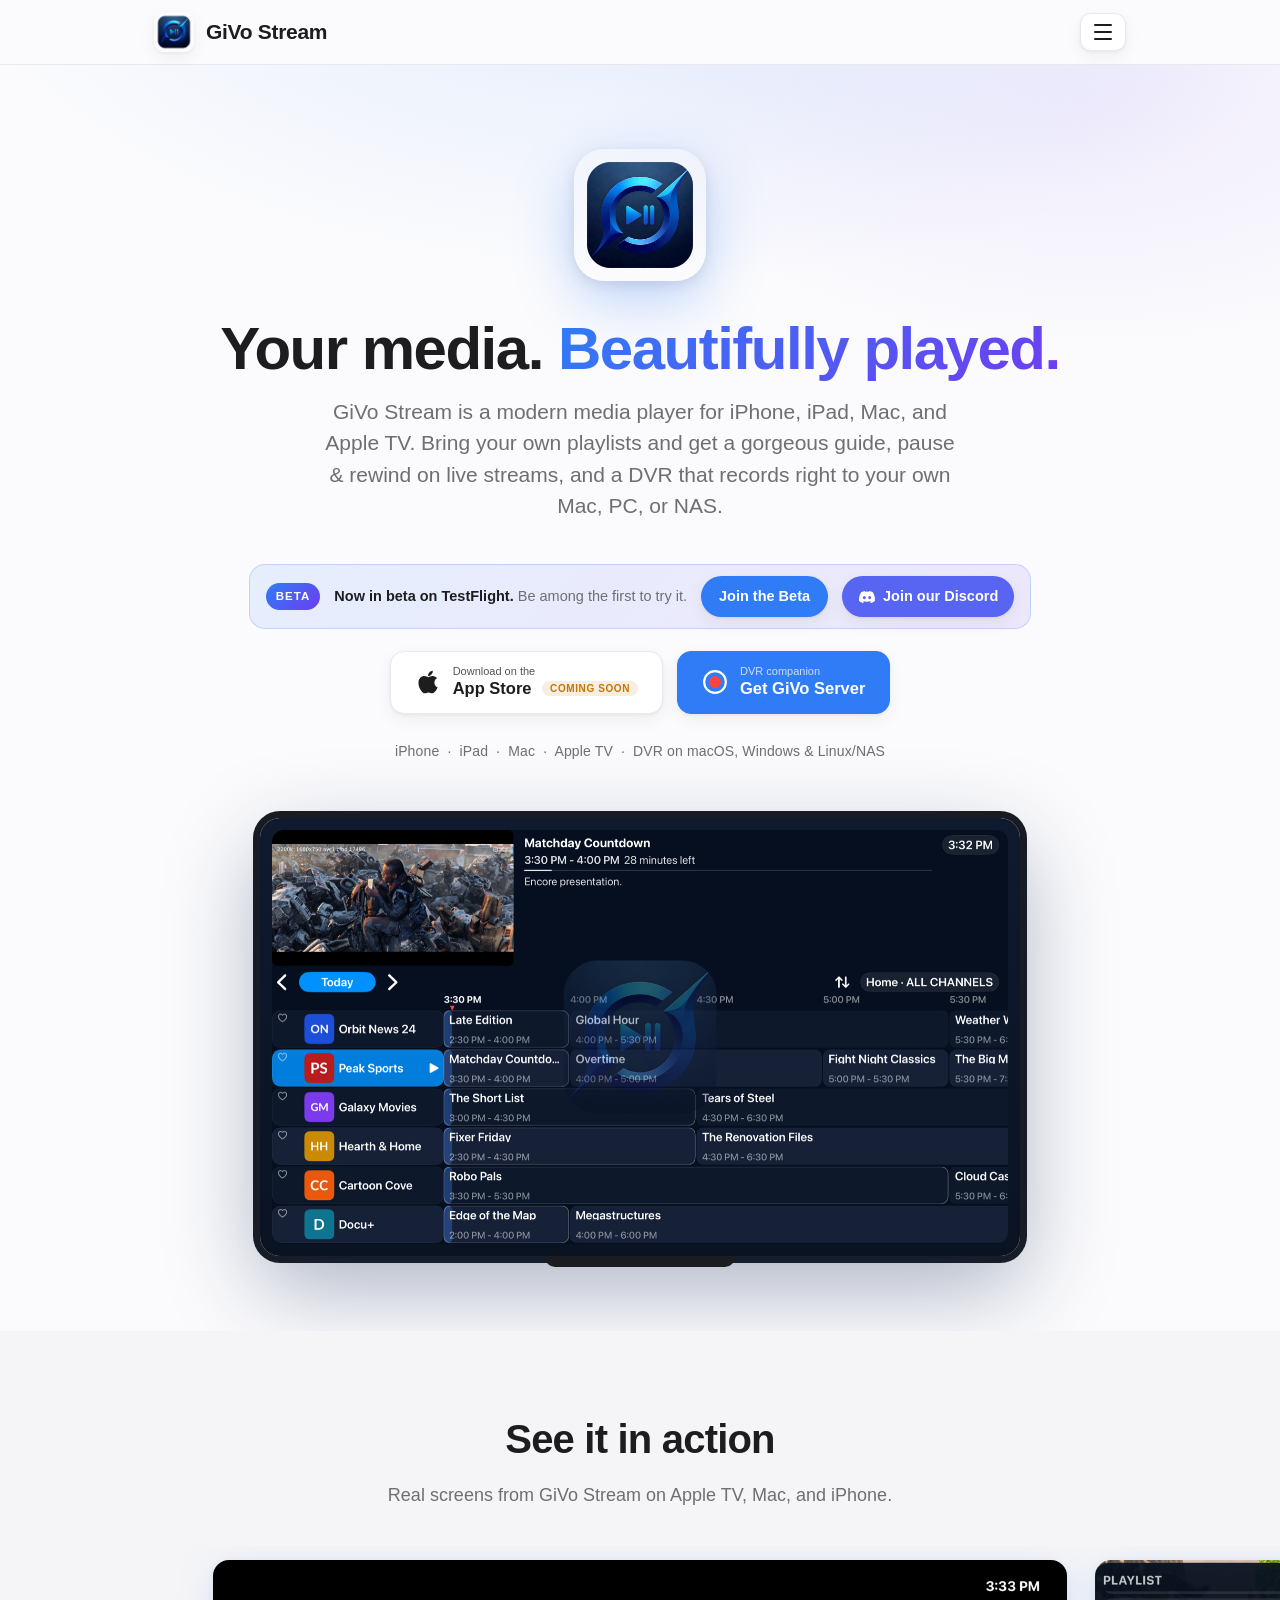
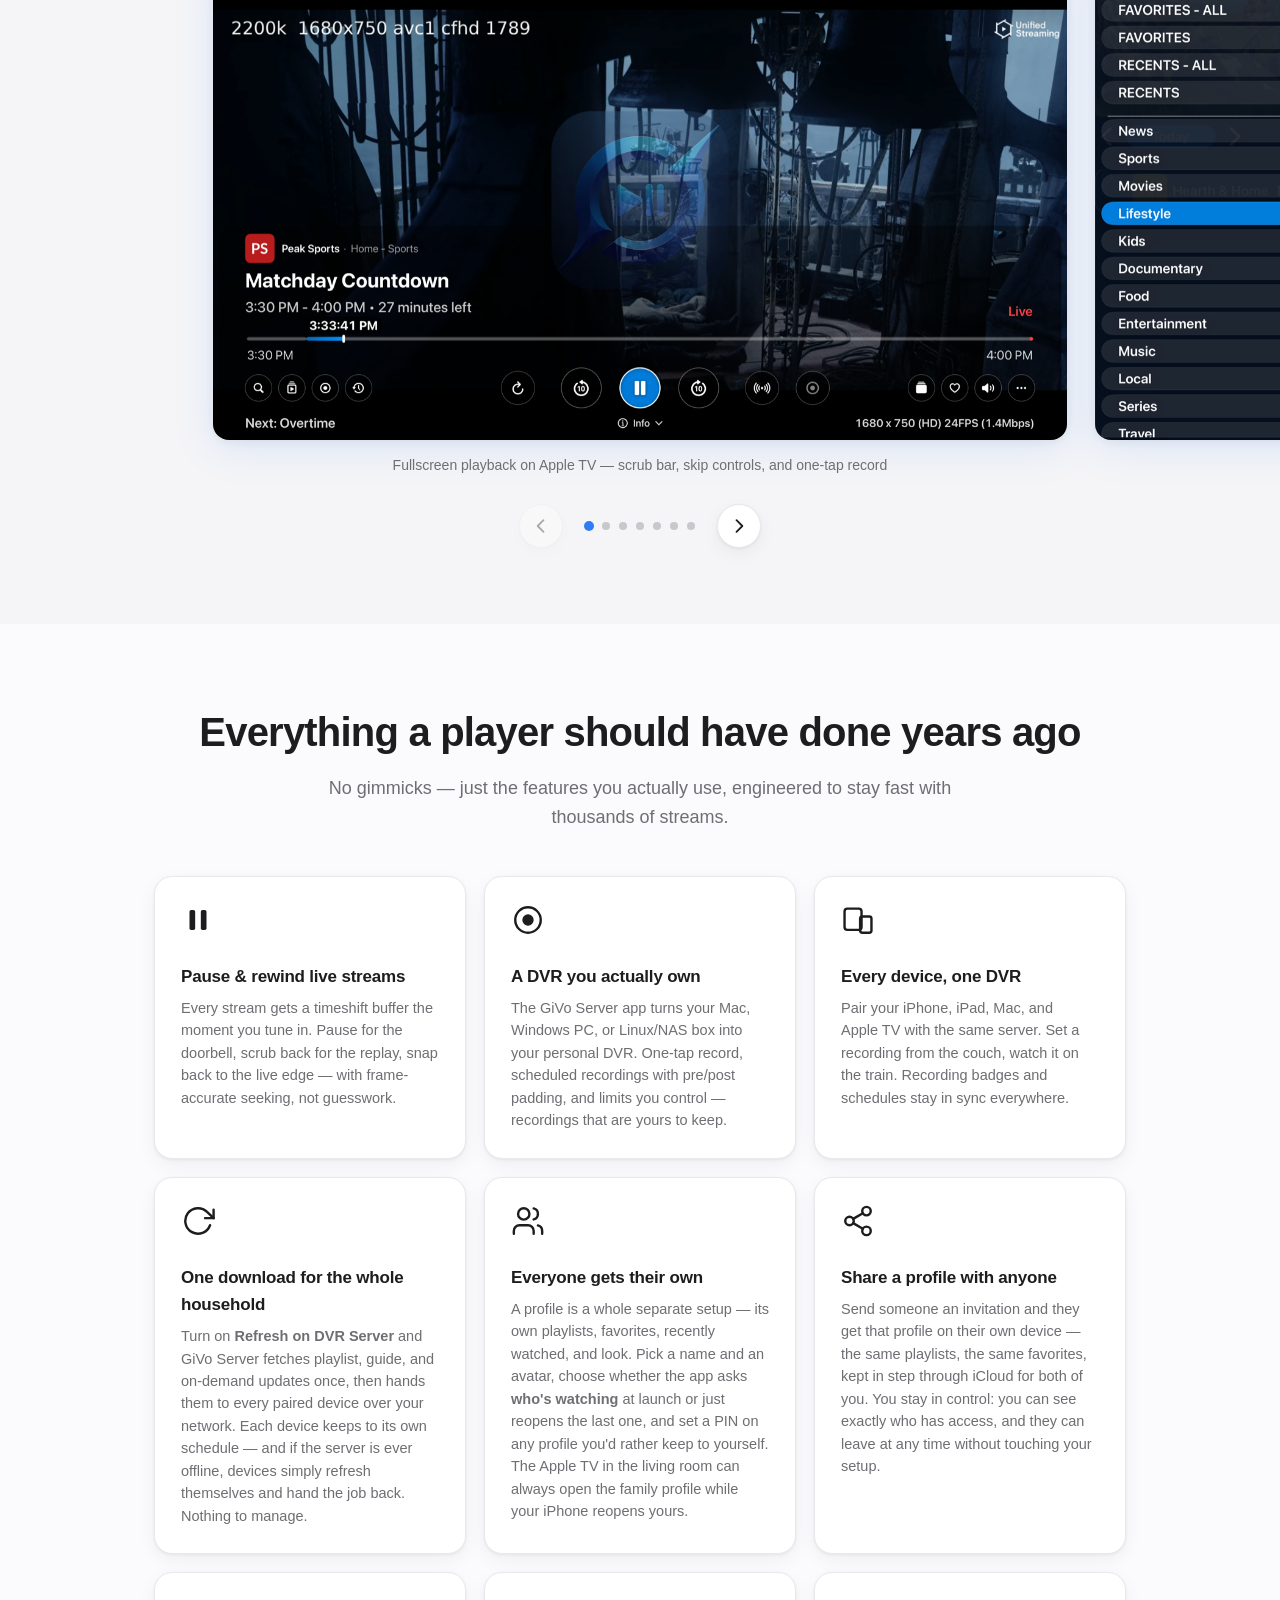
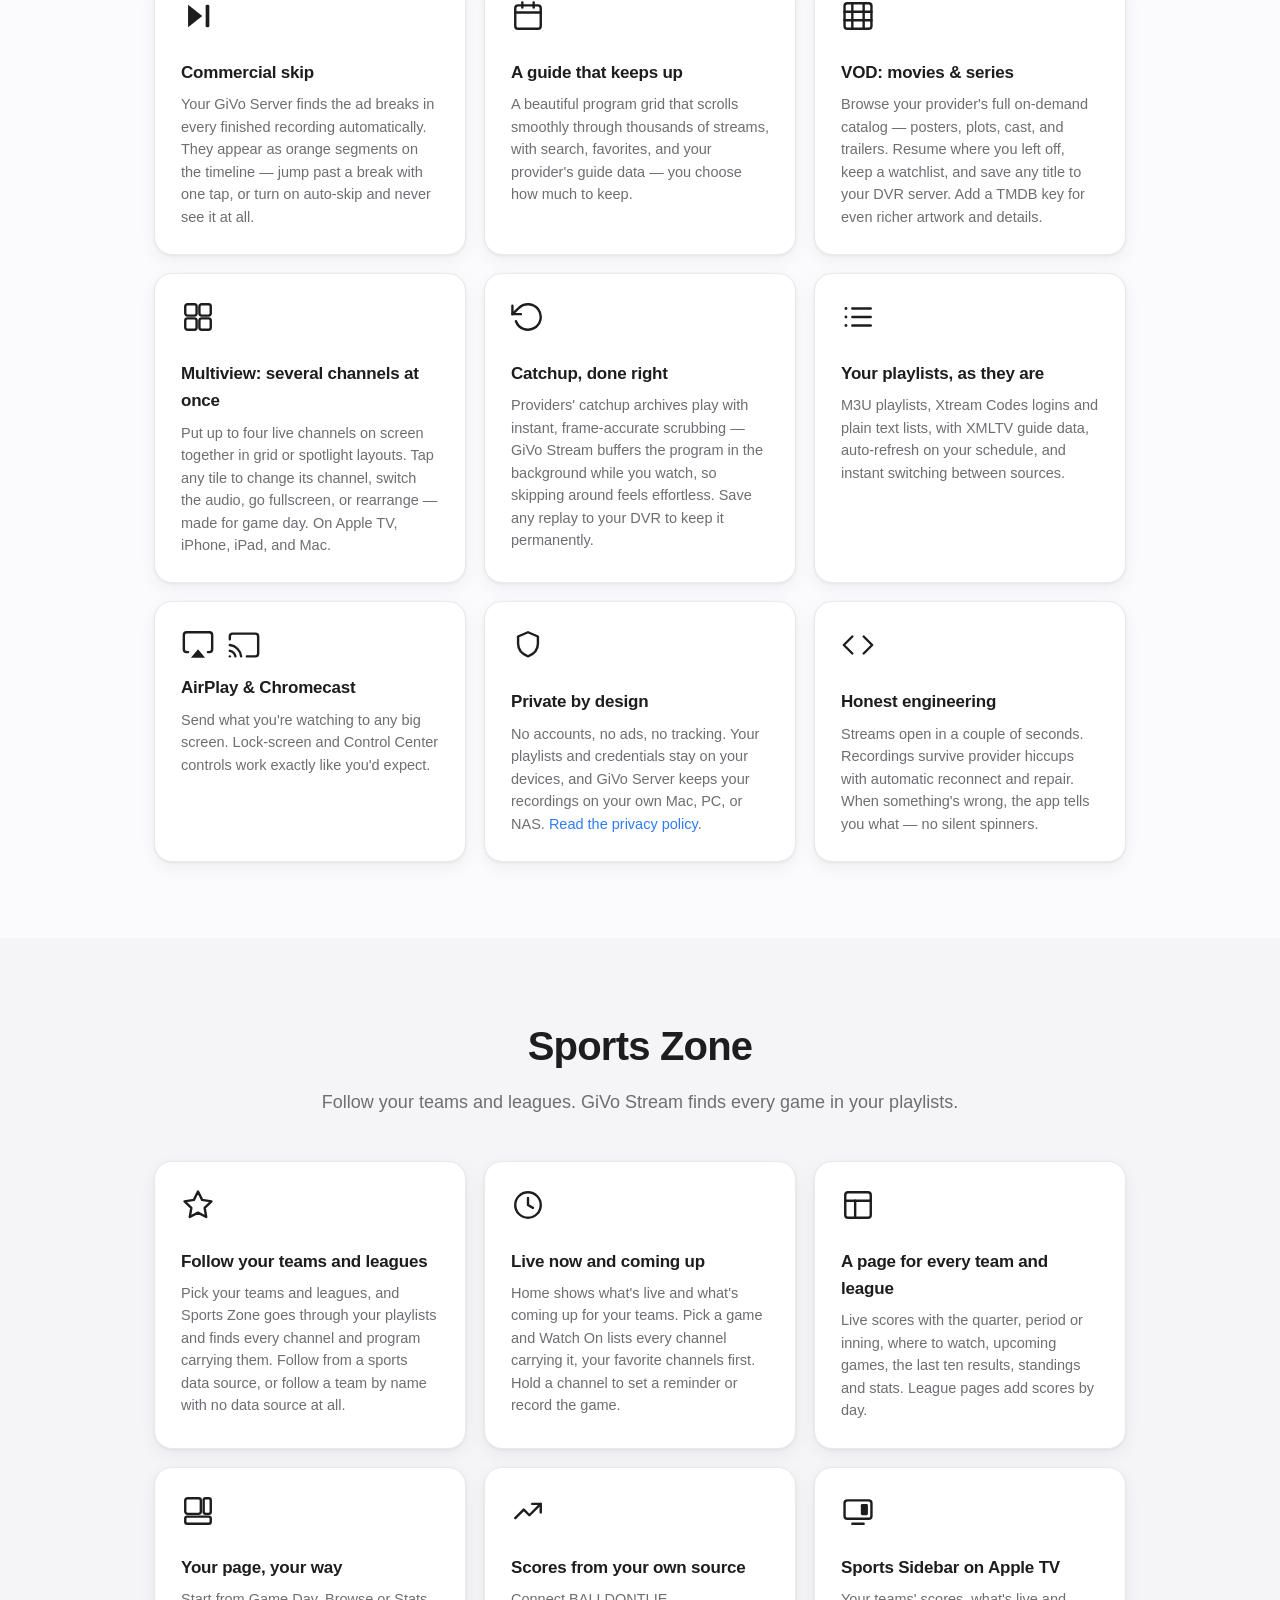
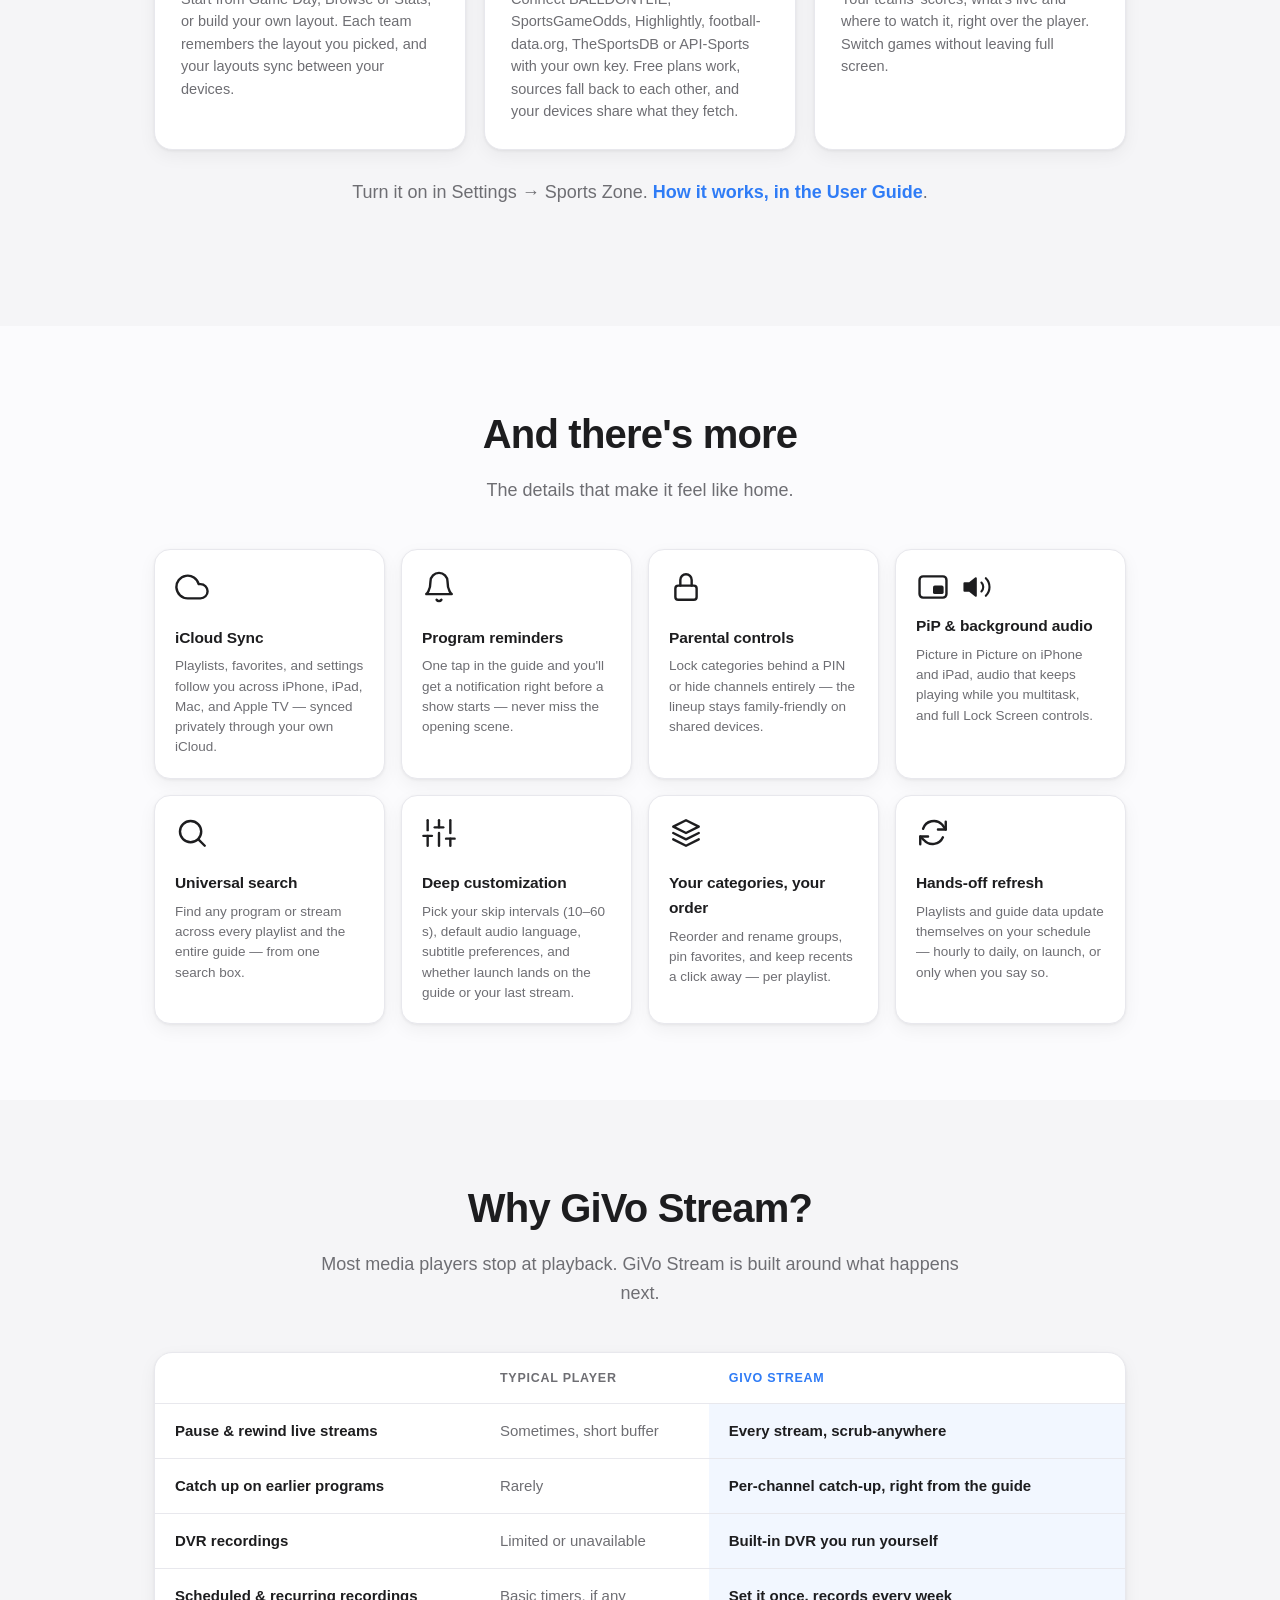
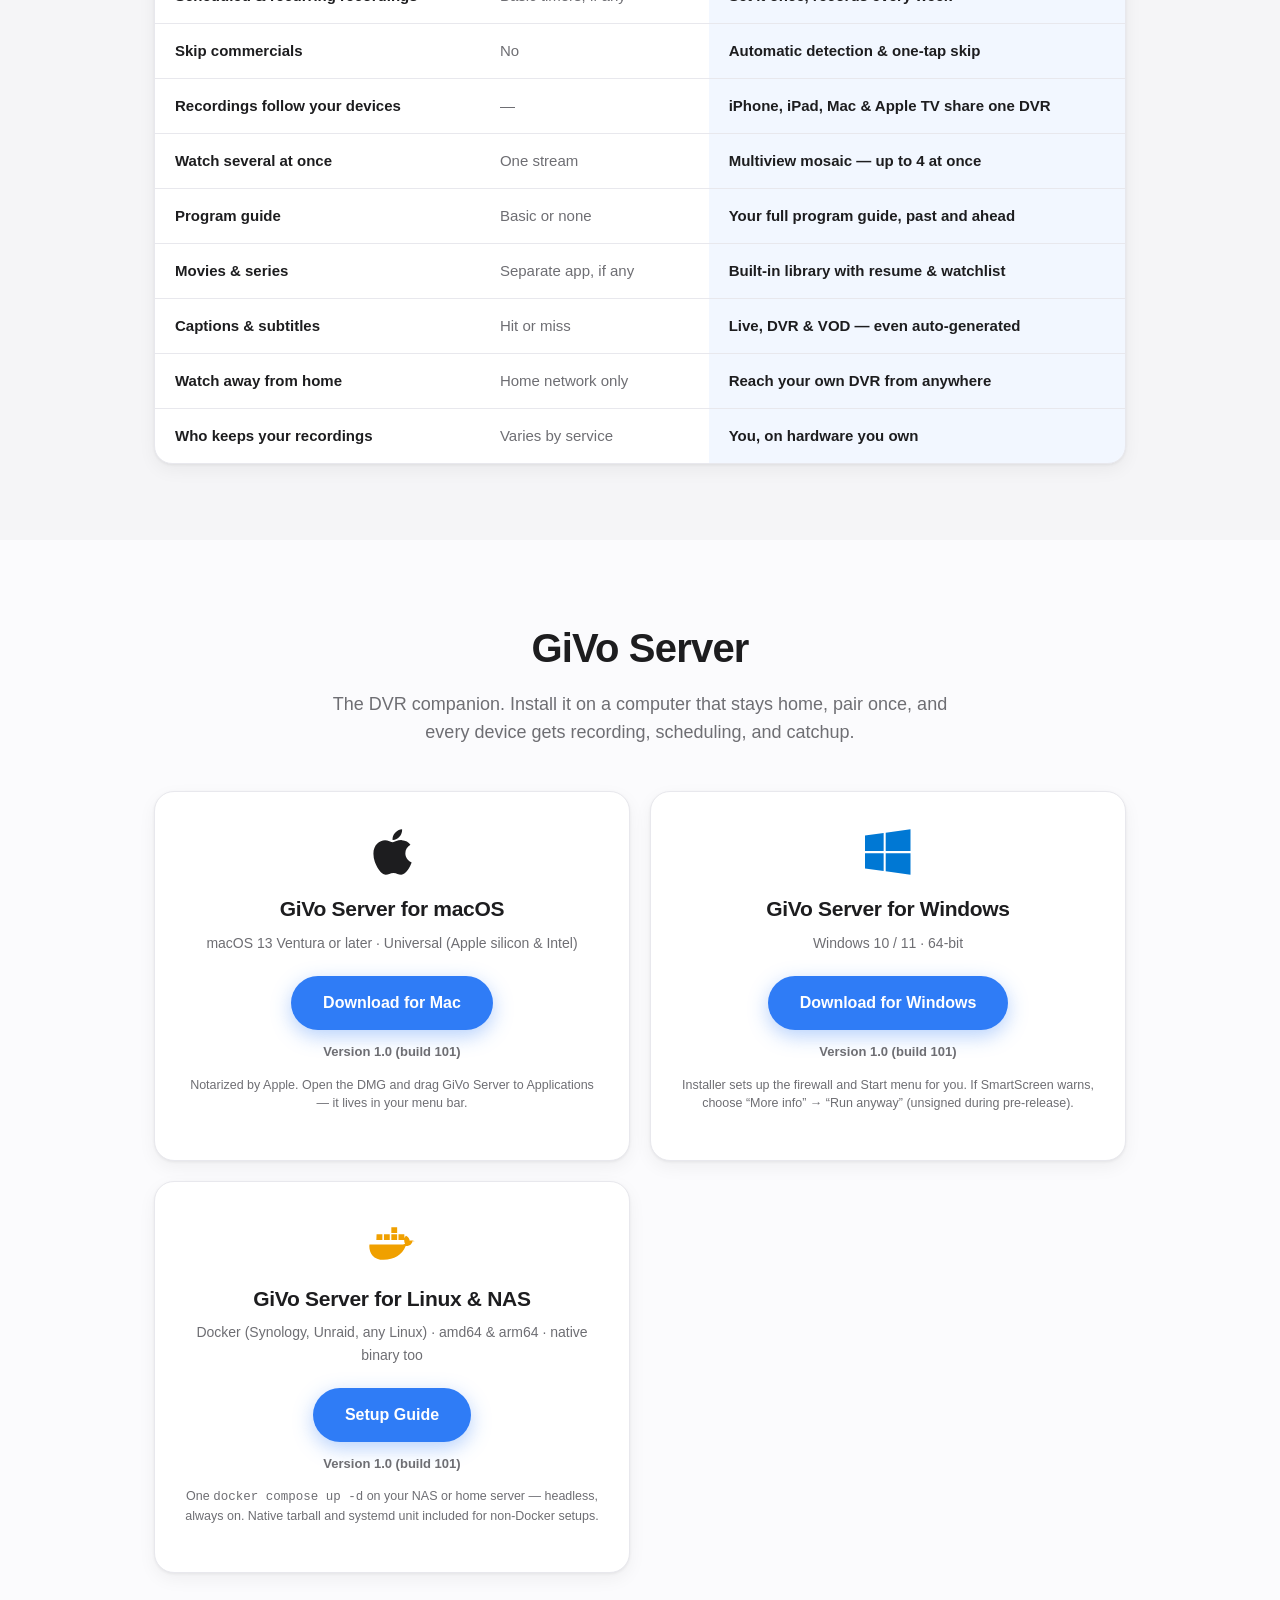
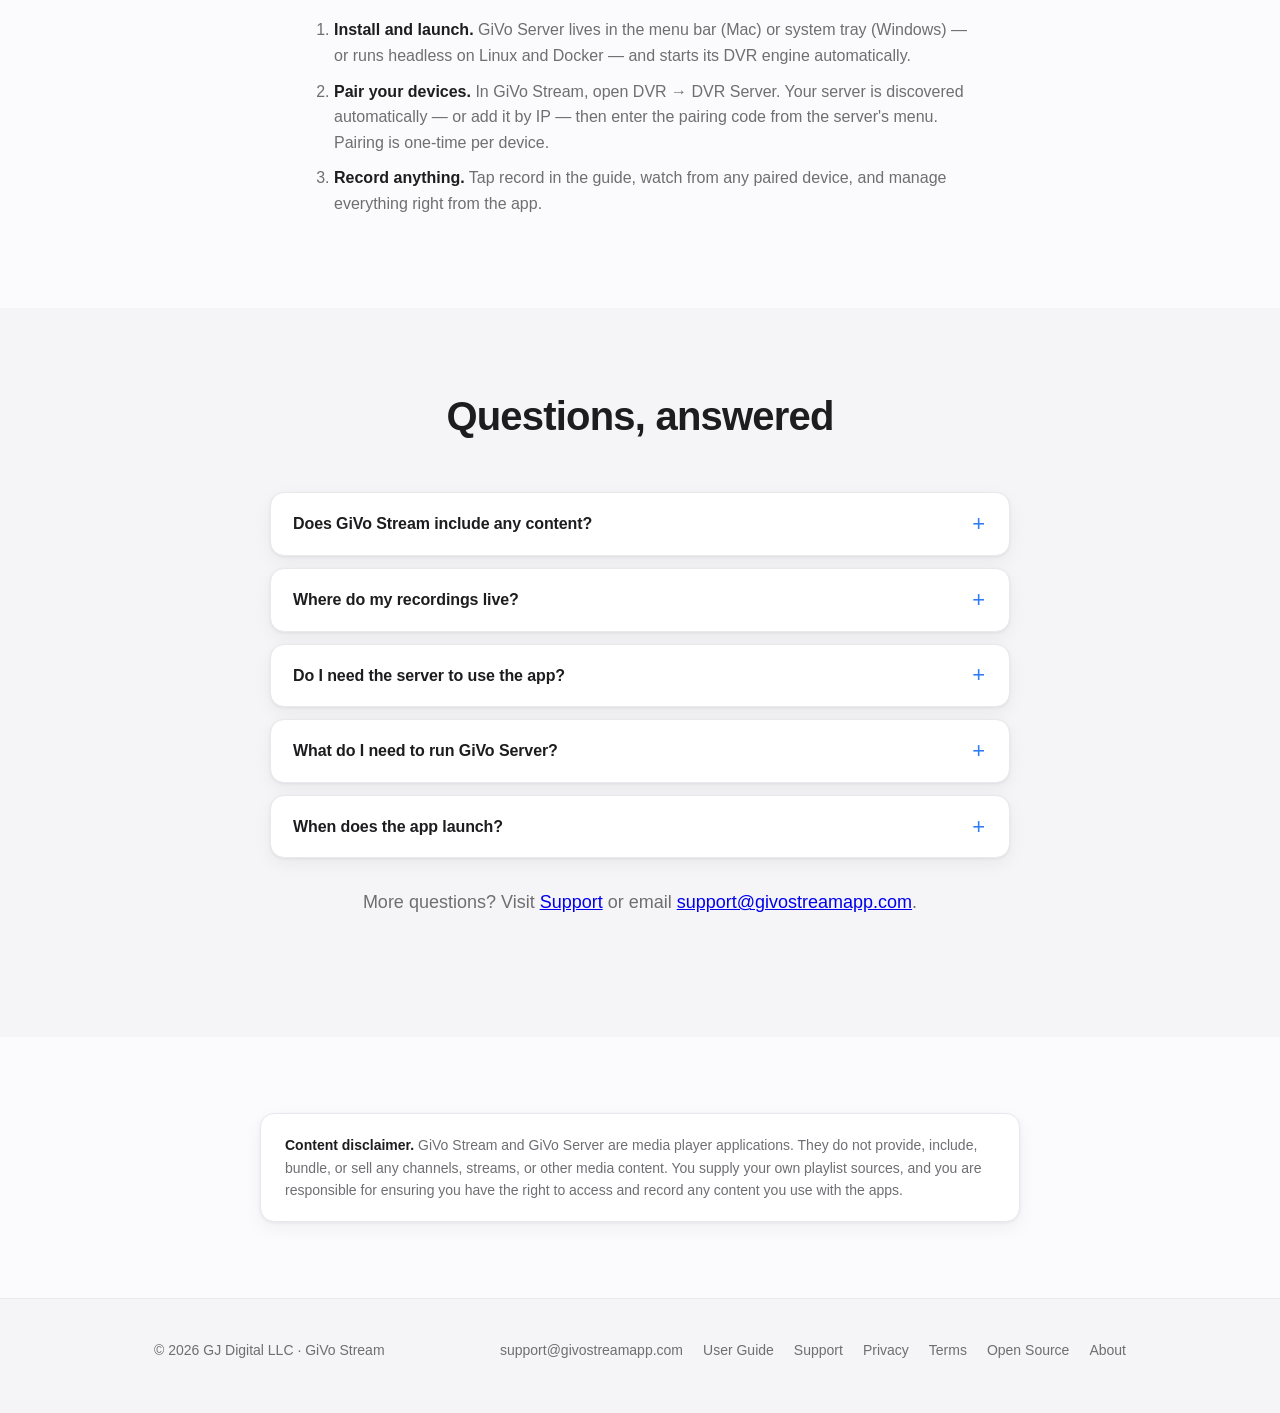
<file: index.html>
<!DOCTYPE html>
<html lang="en">
<head>
<meta charset="utf-8">
<meta name="viewport" content="width=device-width, initial-scale=1">
<title>GiVo Stream — Your media. Beautifully played.</title>
<meta name="description" content="GiVo Stream is a modern media player for iPhone, iPad, Mac, and Apple TV. Bring your own playlists and get a beautiful program guide, pause &amp; rewind on live streams, and GiVo Server, a DVR companion for macOS, Windows, and Linux/NAS.">
<meta property="og:title" content="GiVo Stream — Your media. Beautifully played.">
<meta property="og:description" content="Modern media player for iPhone, iPad, Mac & Apple TV with pause/rewind on live streams, a beautiful guide, and GiVo Server, a DVR companion for macOS, Windows, and Linux/NAS.">
<meta property="og:image" content="https://givostreamapp.com/assets/icon-512.png">
<meta property="og:url" content="https://givostreamapp.com/">
<link rel="icon" type="image/png" sizes="64x64" href="/assets/favicon-64.png">
<link rel="apple-touch-icon" href="/assets/icon-180.png">
<link rel="stylesheet" href="/styles.css?v=22">
</head>
<body>

<nav>
  <div class="wrap">
    <img width="180" height="180" src="/assets/icon-180.png" alt="GiVo Stream icon">
    <a class="brand" href="/">GiVo Stream</a>
    <div class="links">
      <a href="/#features">Features</a>
      <a href="/#sports">Sports Zone</a>
      <a href="/#download">DVR Server</a>
      <a href="/linux.html">Linux &amp; NAS</a>
      <a href="/userguide.html">User Guide</a>
      <a href="/support.html">Support</a>
      <a href="/privacy.html">Privacy</a>
      <a href="/terms.html">Terms</a>
      <a href="/open-source.html">Open Source</a>
      <a href="/about.html">About</a>
    </div>
    <details class="menu">
      <summary aria-label="Menu"><span></span><span></span><span></span></summary>
      <div class="dropdown">
        <a href="/#features">Features</a>
        <a href="/#sports">Sports Zone</a>
        <a href="/#download">DVR Server Downloads</a>
        <a href="/linux.html">Linux &amp; NAS Setup</a>
        <a href="/userguide.html">User Guide</a>
        <a href="/support.html">Support</a>
        <a href="/privacy.html">Privacy Policy</a>
        <a href="/terms.html">Terms of Service</a>
        <a href="/open-source.html">Open Source</a>
        <a href="/about.html">About</a>
        <div class="dd-sep"></div>
        <a href="/#appstore">App Store <span class="soon-pill">COMING SOON</span></a>
        <a href="https://testflight.apple.com/join/amYRbhWM" target="_blank" rel="noopener">Join the Beta</a>
        <a href="https://discord.gg/Vh5wXTSwYg" target="_blank" rel="noopener">Discord</a>
      </div>
    </details>
  </div>
</nav>

<header class="hero">
  <div class="wrap">
    <img width="512" height="512" class="appicon" src="/assets/icon-512.png" alt="GiVo Stream app icon">
    <h1>Your media. <span class="grad">Beautifully played.</span></h1>
    <p class="tagline">GiVo Stream is a modern media player for iPhone, iPad, Mac,
    and Apple&nbsp;TV. Bring your own playlists and get a gorgeous guide, pause &amp;
    rewind on live streams, and a DVR that records right to your own
    Mac, PC, or&nbsp;NAS.</p>
    <div class="beta-bar">
      <span class="beta-pill">BETA</span>
      <span class="beta-text"><strong>Now in beta on TestFlight.</strong> Be among the first to try it.</span>
      <a class="beta-btn" href="https://testflight.apple.com/join/amYRbhWM" target="_blank" rel="noopener">Join the Beta</a>
      <a class="discord-btn" href="https://discord.gg/Vh5wXTSwYg" target="_blank" rel="noopener"><svg viewBox="0 0 640 512" fill="currentColor" aria-hidden="true"><path d="M524.5 69.8a1.5 1.5 0 0 0-.8-.7A485 485 0 0 0 404 32a1.8 1.8 0 0 0-1.9.9 337 337 0 0 0-14.9 30.6 447.8 447.8 0 0 0-134.4 0A309.5 309.5 0 0 0 237.7 33a1.9 1.9 0 0 0-1.9-.9A483.7 483.7 0 0 0 116.1 69.1a1.7 1.7 0 0 0-.8.7C39.1 183.7 18.2 294.7 28.4 404.4a2 2 0 0 0 .8 1.4A487.7 487.7 0 0 0 176 479.9a1.9 1.9 0 0 0 2.1-.7 348.2 348.2 0 0 0 30-48.8 1.9 1.9 0 0 0-1-2.6 321.2 321.2 0 0 1-45.9-21.9 1.9 1.9 0 0 1-.2-3.1 251 251 0 0 0 9.1-7.1 1.8 1.8 0 0 1 1.9-.3c96.2 43.9 200.4 43.9 295.5 0a1.8 1.8 0 0 1 1.9.2 234.5 234.5 0 0 0 9.1 7.2 1.9 1.9 0 0 1-.2 3.1 301.4 301.4 0 0 1-45.9 21.8 1.9 1.9 0 0 0-1 2.6 391.1 391.1 0 0 0 30 48.8 1.9 1.9 0 0 0 2.1.7A486 486 0 0 0 610.7 405.7a1.9 1.9 0 0 0 .8-1.4c12.3-126.8-20.5-236.9-86.9-334.5zM222.5 337.6c-29 0-52.8-26.6-52.8-59.2s23.4-59.2 52.8-59.2c29.7 0 53.3 26.8 52.8 59.2 0 32.7-23.4 59.2-52.8 59.2zm195.4 0c-29 0-52.8-26.6-52.8-59.2s23.4-59.2 52.8-59.2c29.7 0 53.3 26.8 52.8 59.2 0 32.7-23.2 59.2-52.8 59.2z"/></svg>Join our Discord</a>
    </div>
    <div class="badges" id="appstore">
      <span class="badge soon">
        <svg viewBox="0 0 384 512" fill="currentColor"><path d="M318.7 268.7c-.2-36.7 16.4-64.4 50-84.8-18.8-26.9-47.2-41.7-84.7-44.6-35.5-2.8-74.3 20.7-88.5 20.7-15 0-49.4-19.7-76.4-19.7C63.3 141.2 4 184.8 4 273.5q0 39.3 14.4 81.2c12.8 36.7 59 126.7 107.2 125.2 25.2-.6 43-17.9 75.8-17.9 31.8 0 48.3 17.9 76.4 17.9 48.6-.7 90.4-82.5 102.6-119.3-65.2-30.7-61.7-90-61.7-91.9zm-56.6-164.2c27.3-32.4 24.8-61.9 24-72.5-24.1 1.4-52 16.4-67.9 34.9-17.5 19.8-27.8 44.3-25.6 71.9 26.1 2 49.9-11.4 69.5-34.3z"/></svg>
        <span>
          <span class="small">Download on the</span>
          <span class="big">App Store <span class="soon-pill">COMING SOON</span></span>
        </span>
      </span>
      <a class="badge primary" href="#download">
        <svg viewBox="0 0 24 24" aria-label="Record"><circle cx="12" cy="12" r="10" fill="none" stroke="#ffffff" stroke-width="2"/><circle cx="12" cy="12" r="5.5" fill="#ff453a"/></svg>
        <span>
          <span class="small">DVR companion</span>
          <span class="big">Get GiVo Server</span>
        </span>
      </a>
    </div>
    <p class="platforms">iPhone &nbsp;·&nbsp; iPad &nbsp;·&nbsp; Mac &nbsp;·&nbsp; Apple&nbsp;TV
    &nbsp;·&nbsp; DVR on macOS, Windows &amp; Linux/NAS</p>

    <!-- Real app screenshot in a TV frame -->
    <div class="tv-vignette">
      <div class="tv-frame tv-frame-img">
        <img width="1400" height="787" src="/assets/shots/tv-guide.png" alt="GiVo Stream on Apple TV — program guide with live preview playback">
      </div>
      <div class="tv-stand"></div>
    </div>
  </div>
</header>

<section id="shots" class="alt">
  <div class="wrap">
    <h2>See it in action</h2>
    <p class="sub">Real screens from GiVo Stream on Apple&nbsp;TV, Mac, and iPhone.</p>
  </div>
  <div class="gallery" aria-roledescription="carousel" aria-label="Screenshots of GiVo Stream">
    <div class="gallery-track" tabindex="0">
      <figure class="slide tv">
        <div class="frame"><img width="1400" height="787" src="/assets/shots/tv-player.png" alt="GiVo Stream fullscreen playback on Apple TV with scrub bar and controls" loading="lazy"></div>
        <figcaption>Fullscreen playback on Apple&nbsp;TV — scrub bar, skip controls, and one-tap record</figcaption>
      </figure>
      <figure class="slide tv">
        <div class="frame"><img width="1400" height="787" src="/assets/shots/tv-sidebar.png" alt="GiVo Stream playlist and category sidebar on Apple TV" loading="lazy"></div>
        <figcaption>Playlists, favorites, recents, and categories — one sidebar away</figcaption>
      </figure>
      <figure class="slide tv">
        <div class="frame"><img width="1400" height="875" src="/assets/shots/mac-guide.png" alt="GiVo Stream on Mac — program guide with the section sidebar, categories, and live preview playback" loading="lazy"></div>
        <figcaption>The guide on Mac — a sidebar for every section, plus keyboard shortcuts</figcaption>
      </figure>
      <figure class="slide phone">
        <div class="frame"><img width="460" height="1000" src="/assets/shots/phone-player.png" alt="GiVo Stream floating player on iPhone with scrub bar and record button" loading="lazy"></div>
        <figcaption>The floating player — scrub, skip, and record in one tap</figcaption>
      </figure>
      <figure class="slide phone">
        <div class="frame"><img width="460" height="1000" src="/assets/shots/phone-guide.png" alt="GiVo Stream program guide on iPhone" loading="lazy"></div>
        <figcaption>The guide on iPhone</figcaption>
      </figure>
      <figure class="slide phone">
        <div class="frame"><img width="460" height="1000" src="/assets/shots/phone-channels.png" alt="GiVo Stream channel list on iPhone with now-playing progress" loading="lazy"></div>
        <figcaption>Channels with now-playing progress</figcaption>
      </figure>
      <figure class="slide phone">
        <div class="frame"><img width="460" height="1000" src="/assets/shots/phone-sidebar.png" alt="GiVo Stream playlist and category sidebar on iPhone" loading="lazy"></div>
        <figcaption>The sidebar — playlists, search, and categories</figcaption>
      </figure>
    </div>
    <div class="wrap gallery-nav">
      <button type="button" class="gallery-btn prev" aria-label="Previous screenshot" disabled><svg viewBox="0 0 24 24" width="20" height="20" fill="none" stroke="currentColor" stroke-width="2.2" stroke-linecap="round" stroke-linejoin="round" aria-hidden="true"><path d="M15 5l-7 7 7 7"/></svg></button>
      <div class="gallery-dots" role="tablist" aria-label="Choose a screenshot"><button type="button" role="tab" aria-label="Screenshot 1" aria-selected="true"></button><button type="button" role="tab" aria-label="Screenshot 2" aria-selected="false"></button><button type="button" role="tab" aria-label="Screenshot 3" aria-selected="false"></button><button type="button" role="tab" aria-label="Screenshot 4" aria-selected="false"></button><button type="button" role="tab" aria-label="Screenshot 5" aria-selected="false"></button><button type="button" role="tab" aria-label="Screenshot 6" aria-selected="false"></button><button type="button" role="tab" aria-label="Screenshot 7" aria-selected="false"></button></div>
      <button type="button" class="gallery-btn next" aria-label="Next screenshot"><svg viewBox="0 0 24 24" width="20" height="20" fill="none" stroke="currentColor" stroke-width="2.2" stroke-linecap="round" stroke-linejoin="round" aria-hidden="true"><path d="M9 5l7 7-7 7"/></svg></button>
    </div>
  </div>
</section>

<section id="features">
  <div class="wrap">
    <h2>Everything a player should have done years ago</h2>
    <p class="sub">No gimmicks — just the features you actually use, engineered
    to stay fast with thousands of streams.</p>
    <div class="features">
      <div class="feature">
        <div class="icon"><svg viewBox="0 0 24 24" width="34" height="34" fill="none" stroke="currentColor" stroke-width="1.7" stroke-linecap="round" stroke-linejoin="round" role="img" aria-label="Pause and rewind"><rect x="6" y="5" width="4" height="14" rx="1.2" fill="currentColor" stroke="none"/><rect x="14" y="5" width="4" height="14" rx="1.2" fill="currentColor" stroke="none"/></svg></div>
        <h3>Pause &amp; rewind live streams</h3>
        <p>Every stream gets a timeshift buffer the moment you tune in. Pause
        for the doorbell, scrub back for the replay, snap back to the live
        edge — with frame-accurate seeking, not guesswork.</p>
      </div>
      <div class="feature">
        <div class="icon"><svg viewBox="0 0 24 24" width="34" height="34" fill="none" stroke="currentColor" stroke-width="1.7" stroke-linecap="round" stroke-linejoin="round" role="img" aria-label="DVR"><circle cx="12" cy="12" r="9"/><circle cx="12" cy="12" r="4" fill="currentColor" stroke="none"/></svg></div>
        <h3>A DVR you actually own</h3>
        <p>The GiVo Server app turns your Mac, Windows PC, or Linux/NAS
        box into your personal DVR. One-tap record, scheduled recordings with pre/post
        padding, and limits you control — recordings that are yours to keep.</p>
      </div>
      <div class="feature">
        <div class="icon"><svg viewBox="0 0 24 24" width="34" height="34" fill="none" stroke="currentColor" stroke-width="1.7" stroke-linecap="round" stroke-linejoin="round" role="img" aria-label="Every device"><rect x="2.5" y="4" width="12" height="15" rx="2"/><rect x="13.5" y="9.5" width="8" height="11.5" rx="1.6"/></svg></div>
        <h3>Every device, one DVR</h3>
        <p>Pair your iPhone, iPad, Mac, and Apple&nbsp;TV with the same server. Set
        a recording from the couch, watch it on the train. Recording badges
        and schedules stay in sync everywhere.</p>
      </div>
      <div class="feature">
        <div class="icon"><svg viewBox="0 0 24 24" width="34" height="34" fill="none" stroke="currentColor" stroke-width="1.7" stroke-linecap="round" stroke-linejoin="round" role="img" aria-label="Server refreshes"><polyline points="23 4 23 10 17 10"/><path d="M20.5 15a9 9 0 1 1-2.1-9.4L23 10"/></svg></div>
        <h3>One download for the whole household</h3>
        <p>Turn on <strong>Refresh on DVR Server</strong> and GiVo Server
        fetches playlist, guide, and on-demand updates once, then hands them
        to every paired device over your network. Each device keeps to its
        own schedule — and if the server is ever offline, devices simply
        refresh themselves and hand the job back. Nothing to manage.</p>
      </div>
      <div class="feature">
        <div class="icon"><svg viewBox="0 0 24 24" width="34" height="34" fill="none" stroke="currentColor" stroke-width="1.7" stroke-linecap="round" stroke-linejoin="round" role="img" aria-label="Profiles"><path d="M16 21v-2a4 4 0 0 0-4-4H6a4 4 0 0 0-4 4v2"/><circle cx="9" cy="7" r="4"/><path d="M22 21v-2a4 4 0 0 0-3-3.87"/><path d="M16 3.13a4 4 0 0 1 0 7.75"/></svg></div>
        <h3>Everyone gets their own</h3>
        <p>A profile is a whole separate setup — its own playlists, favorites,
        recently watched, and look. Pick a name and an avatar, choose whether the
        app asks <strong>who's watching</strong> at launch or just reopens the last
        one, and set a PIN on any profile you'd rather keep to yourself. The Apple
        TV in the living room can always open the family profile while your iPhone
        reopens yours.</p>
      </div>
      <div class="feature">
        <div class="icon"><svg viewBox="0 0 24 24" width="34" height="34" fill="none" stroke="currentColor" stroke-width="1.7" stroke-linecap="round" stroke-linejoin="round" role="img" aria-label="Share a profile"><circle cx="18" cy="5" r="3"/><circle cx="6" cy="12" r="3"/><circle cx="18" cy="19" r="3"/><line x1="8.6" y1="10.5" x2="15.4" y2="6.5"/><line x1="8.6" y1="13.5" x2="15.4" y2="17.5"/></svg></div>
        <h3>Share a profile with anyone</h3>
        <p>Send someone an invitation and they get that profile on their own
        device — the same playlists, the same favorites, kept in step through
        iCloud for both of you. You stay in control: you can see exactly who has
        access, and they can leave at any time without touching your setup.</p>
      </div>
      <div class="feature">
        <div class="icon"><svg viewBox="0 0 24 24" width="34" height="34" fill="none" stroke="currentColor" stroke-width="1.7" stroke-linecap="round" stroke-linejoin="round" role="img" aria-label="Commercial skip"><path d="M5 4l10 8-10 8z" fill="currentColor" stroke="none"/><rect x="17.4" y="4" width="2.6" height="16" rx="1" fill="currentColor" stroke="none"/></svg></div>
        <h3>Commercial skip</h3>
        <p>Your GiVo Server finds the ad breaks in every finished recording
        automatically. They appear as orange segments on the timeline — jump
        past a break with one tap, or turn on auto-skip and never see it
        at all.</p>
      </div>
      <div class="feature">
        <div class="icon"><svg viewBox="0 0 24 24" width="34" height="34" fill="none" stroke="currentColor" stroke-width="1.7" stroke-linecap="round" stroke-linejoin="round" role="img" aria-label="Guide"><rect x="3" y="4.5" width="18" height="16.5" rx="2"/><line x1="3" y1="9.5" x2="21" y2="9.5"/><line x1="8" y1="2.5" x2="8" y2="6"/><line x1="16" y1="2.5" x2="16" y2="6"/></svg></div>
        <h3>A guide that keeps up</h3>
        <p>A beautiful program grid that scrolls smoothly through thousands of
        streams, with search, favorites, and your provider's guide data —
        you choose how much to keep.</p>
      </div>
      <div class="feature">
        <div class="icon"><svg viewBox="0 0 24 24" width="34" height="34" fill="none" stroke="currentColor" stroke-width="1.7" stroke-linecap="round" stroke-linejoin="round" role="img" aria-label="VOD"><rect x="2.5" y="3" width="19" height="18" rx="2"/><line x1="2.5" y1="9" x2="21.5" y2="9"/><line x1="2.5" y1="15" x2="21.5" y2="15"/><line x1="8" y1="3" x2="8" y2="21"/><line x1="16" y1="3" x2="16" y2="21"/></svg></div>
        <h3>VOD: movies &amp; series</h3>
        <p>Browse your provider's full on-demand catalog — posters, plots, cast,
        and trailers. Resume where you left off, keep a watchlist, and save any
        title to your DVR server. Add a TMDB key for even richer
        artwork and details.</p>
      </div>
      <div class="feature">
        <div class="icon"><svg viewBox="0 0 24 24" width="34" height="34" fill="none" stroke="currentColor" stroke-width="1.7" stroke-linecap="round" stroke-linejoin="round" role="img" aria-label="Multiview"><rect x="3" y="3" width="8" height="8" rx="1.6"/><rect x="13" y="3" width="8" height="8" rx="1.6"/><rect x="3" y="13" width="8" height="8" rx="1.6"/><rect x="13" y="13" width="8" height="8" rx="1.6"/></svg></div>
        <h3>Multiview: several channels at once</h3>
        <p>Put up to four live channels on screen together in grid or spotlight
        layouts. Tap any tile to change its channel, switch the audio, go
        fullscreen, or rearrange — made for game day. On Apple&nbsp;TV, iPhone,
        iPad, and Mac.</p>
      </div>
      <div class="feature">
        <div class="icon"><svg viewBox="0 0 24 24" width="34" height="34" fill="none" stroke="currentColor" stroke-width="1.7" stroke-linecap="round" stroke-linejoin="round" role="img" aria-label="Catchup"><polyline points="1 4 1 10 7 10"/><path d="M3.5 15a9 9 0 1 0 2.1-9.4L1 10"/></svg></div>
        <h3>Catchup, done right</h3>
        <p>Providers' catchup archives play with instant, frame-accurate
        scrubbing — GiVo Stream buffers the program in the background while
        you watch, so skipping around feels effortless. Save any replay to
        your DVR to keep it permanently.</p>
      </div>
      <div class="feature">
        <div class="icon"><svg viewBox="0 0 24 24" width="34" height="34" fill="none" stroke="currentColor" stroke-width="1.7" stroke-linecap="round" stroke-linejoin="round" role="img" aria-label="Your playlists"><line x1="8" y1="6" x2="21" y2="6"/><line x1="8" y1="12" x2="21" y2="12"/><line x1="8" y1="18" x2="21" y2="18"/><circle cx="3.5" cy="6" r="1" fill="currentColor" stroke="none"/><circle cx="3.5" cy="12" r="1" fill="currentColor" stroke="none"/><circle cx="3.5" cy="18" r="1" fill="currentColor" stroke="none"/></svg></div>
        <h3>Your playlists, as they are</h3>
        <p>M3U playlists, Xtream Codes logins and plain text lists,
        with XMLTV guide data, auto-refresh on your schedule,
        and instant switching between sources.</p>
      </div>
      <div class="feature">
        <div class="icon" style="display:flex;gap:12px;align-items:center;">
          <svg viewBox="0 0 24 24" width="34" height="34" fill="none" stroke="currentColor" stroke-width="1.7" stroke-linecap="round" stroke-linejoin="round" role="img" aria-label="AirPlay">
            <path d="M5 17H4a2 2 0 0 1-2-2V5a2 2 0 0 1 2-2h16a2 2 0 0 1 2 2v10a2 2 0 0 1-2 2h-1"/>
            <polygon points="12 15 17 21 7 21 12 15" fill="currentColor" stroke="none"/>
          </svg>
          <svg viewBox="0 0 24 24" width="34" height="34" fill="none" stroke="currentColor" stroke-width="1.7" stroke-linecap="round" stroke-linejoin="round" role="img" aria-label="Chromecast">
            <path d="M2 16.1A5 5 0 0 1 5.9 20M2 12.05A9 9 0 0 1 9.95 20M2 8V6a2 2 0 0 1 2-2h16a2 2 0 0 1 2 2v12a2 2 0 0 1-2 2h-6"/>
            <line x1="2" y1="20" x2="2.01" y2="20"/>
          </svg>
        </div>
        <h3>AirPlay &amp; Chromecast</h3>
        <p>Send what you're watching to any big screen. Lock-screen and
        Control Center controls work exactly like you'd expect.</p>
      </div>
      <div class="feature">
        <div class="icon"><svg viewBox="0 0 24 24" width="34" height="34" fill="none" stroke="currentColor" stroke-width="1.7" stroke-linecap="round" stroke-linejoin="round" role="img" aria-label="Private"><path d="M12 3l7 3v5c0 4.5-3 7.5-7 9-4-1.5-7-4.5-7-9V6z"/></svg></div>
        <h3>Private by design</h3>
        <p>No accounts, no ads, no tracking. Your playlists and
        credentials stay on your devices, and GiVo Server keeps your
        recordings on your own Mac, PC, or NAS.
        <a href="/privacy.html">Read the privacy policy</a>.</p>
      </div>
      <div class="feature">
        <div class="icon"><svg viewBox="0 0 24 24" width="34" height="34" fill="none" stroke="currentColor" stroke-width="1.7" stroke-linecap="round" stroke-linejoin="round" role="img" aria-label="Engineering"><polyline points="16 18 22 12 16 6"/><polyline points="8 6 2 12 8 18"/></svg></div>
        <h3>Honest engineering</h3>
        <p>Streams open in a couple of seconds. Recordings survive provider
        hiccups with automatic reconnect and repair. When something's wrong,
        the app tells you what — no silent spinners.</p>
      </div>
    </div>
  </div>
</section>

<section id="sports" class="alt">
  <div class="wrap">
    <h2>Sports Zone</h2>
    <p class="sub">Follow your teams and leagues. GiVo Stream finds every game in your playlists.</p>
    <div class="features">
      <div class="feature">
        <div class="icon"><svg viewBox="0 0 24 24" width="34" height="34" fill="none" stroke="currentColor" stroke-width="1.7" stroke-linecap="round" stroke-linejoin="round" role="img" aria-label="Follow"><path d="M12 2.5l2.9 5.9 6.6 1-4.8 4.6 1.1 6.5L12 17.4l-5.8 3.1 1.1-6.5L2.5 9.4l6.6-1z"/></svg></div>
        <h3>Follow your teams and leagues</h3>
        <p>Pick your teams and leagues, and Sports Zone goes through your playlists and finds every channel and program carrying them. Follow from a sports data source, or follow a team by name with no data source at all.</p>
      </div>
      <div class="feature">
        <div class="icon"><svg viewBox="0 0 24 24" width="34" height="34" fill="none" stroke="currentColor" stroke-width="1.7" stroke-linecap="round" stroke-linejoin="round" role="img" aria-label="Live now"><circle cx="12" cy="12" r="9"/><polyline points="12 7 12 12 15.5 14"/></svg></div>
        <h3>Live now and coming up</h3>
        <p>Home shows what's live and what's coming up for your teams. Pick a game and Watch On lists every channel carrying it, your favorite channels first. Hold a channel to set a reminder or record the game.</p>
      </div>
      <div class="feature">
        <div class="icon"><svg viewBox="0 0 24 24" width="34" height="34" fill="none" stroke="currentColor" stroke-width="1.7" stroke-linecap="round" stroke-linejoin="round" role="img" aria-label="Team pages"><rect x="3" y="3" width="18" height="18" rx="2"/><line x1="3" y1="9" x2="21" y2="9"/><line x1="10" y1="9" x2="10" y2="21"/></svg></div>
        <h3>A page for every team and league</h3>
        <p>Live scores with the quarter, period or inning, where to watch, upcoming games, the last ten results, standings and stats. League pages add scores by day.</p>
      </div>
      <div class="feature">
        <div class="icon"><svg viewBox="0 0 24 24" width="34" height="34" fill="none" stroke="currentColor" stroke-width="1.7" stroke-linecap="round" stroke-linejoin="round" role="img" aria-label="Layouts"><rect x="3" y="3" width="11" height="11" rx="1.6"/><rect x="16" y="3" width="5" height="11" rx="1.4"/><rect x="3" y="16" width="18" height="5" rx="1.4"/></svg></div>
        <h3>Your page, your way</h3>
        <p>Start from Game Day, Browse or Stats, or build your own layout. Each team remembers the layout you picked, and your layouts sync between your devices.</p>
      </div>
      <div class="feature">
        <div class="icon"><svg viewBox="0 0 24 24" width="34" height="34" fill="none" stroke="currentColor" stroke-width="1.7" stroke-linecap="round" stroke-linejoin="round" role="img" aria-label="Scores"><polyline points="3 17 9 11 13 15 21 7"/><polyline points="15 7 21 7 21 13"/></svg></div>
        <h3>Scores from your own source</h3>
        <p>Connect BALLDONTLIE, SportsGameOdds, Highlightly, football-data.org, TheSportsDB or API-Sports with your own key. Free plans work, sources fall back to each other, and your devices share what they fetch.</p>
      </div>
      <div class="feature">
        <div class="icon"><svg viewBox="0 0 24 24" width="34" height="34" fill="none" stroke="currentColor" stroke-width="1.7" stroke-linecap="round" stroke-linejoin="round" role="img" aria-label="Sports Sidebar"><rect x="2.5" y="4.5" width="19" height="13" rx="2"/><rect x="14" y="7" width="5" height="8" rx="1" fill="currentColor" stroke="none"/><line x1="8" y1="21" x2="16" y2="21"/></svg></div>
        <h3>Sports Sidebar on Apple&nbsp;TV</h3>
        <p>Your teams' scores, what's live and where to watch it, right over the player. Switch games without leaving full screen.</p>
      </div>
    </div>
    <p class="sub" style="margin-top:28px">Turn it on in Settings &rarr; Sports Zone. <a href="/userguide.html#sports" style="color:var(--blue);text-decoration:none;font-weight:600">How it works, in the User Guide</a>.</p>
  </div>
</section>

<section id="more">
  <div class="wrap">
    <h2>And there's more</h2>
    <p class="sub">The details that make it feel like home.</p>
    <div class="minifeatures">
      <div class="mini">
        <div class="icon">
          <svg viewBox="0 0 24 24" width="34" height="34" fill="none" stroke="currentColor" stroke-width="1.7" stroke-linecap="round" stroke-linejoin="round" role="img" aria-label="iCloud">
            <path d="M18 10h-1.26A8 8 0 1 0 9 20h9a5 5 0 0 0 0-10z"/>
          </svg>
        </div>
        <h4>iCloud Sync</h4>
        <p>Playlists, favorites, and settings follow you across iPhone,
        iPad, Mac, and Apple&nbsp;TV — synced privately through your own iCloud.</p>
      </div>
      <div class="mini">
        <div class="icon"><svg viewBox="0 0 24 24" width="34" height="34" fill="none" stroke="currentColor" stroke-width="1.7" stroke-linecap="round" stroke-linejoin="round" role="img" aria-label="Reminders"><path d="M18 8A6 6 0 0 0 6 8c0 7-3 9-3 9h18s-3-2-3-9"/><path d="M13.7 21a2 2 0 0 1-3.4 0"/></svg></div>
        <h4>Program reminders</h4>
        <p>One tap in the guide and you'll get a notification right before a
        show starts — never miss the opening scene.</p>
      </div>
      <div class="mini">
        <div class="icon"><svg viewBox="0 0 24 24" width="34" height="34" fill="none" stroke="currentColor" stroke-width="1.7" stroke-linecap="round" stroke-linejoin="round" role="img" aria-label="Parental controls"><rect x="4.5" y="11" width="15" height="10" rx="2"/><path d="M8 11V7a4 4 0 0 1 8 0v4"/></svg></div>
        <h4>Parental controls</h4>
        <p>Lock categories behind a PIN or hide channels entirely — the
        lineup stays family-friendly on shared devices.</p>
      </div>
      <div class="mini">
        <div class="icon" style="display:flex;gap:12px;align-items:center;">
          <svg viewBox="0 0 24 24" width="34" height="34" fill="none" stroke="currentColor" stroke-width="1.7" stroke-linecap="round" stroke-linejoin="round" role="img" aria-label="Picture in Picture">
            <rect x="2.5" y="4.5" width="19" height="15" rx="2.5"/>
            <rect x="12" y="11" width="7.5" height="6" rx="1.3" fill="currentColor" stroke="none"/>
          </svg>
          <svg viewBox="0 0 24 24" width="30" height="30" fill="none" stroke="currentColor" stroke-width="1.7" stroke-linecap="round" stroke-linejoin="round" role="img" aria-label="Background audio">
            <path d="M11 5 6 9H2v6h4l5 4z" fill="currentColor" stroke="currentColor"/>
            <path d="M15.54 8.46a5 5 0 0 1 0 7.07M19.07 4.93a10 10 0 0 1 0 14.14"/>
          </svg>
        </div>
        <h4>PiP &amp; background audio</h4>
        <p>Picture in Picture on iPhone and iPad, audio that keeps playing
        while you multitask, and full Lock Screen controls.</p>
      </div>
      <div class="mini">
        <div class="icon"><svg viewBox="0 0 24 24" width="34" height="34" fill="none" stroke="currentColor" stroke-width="1.7" stroke-linecap="round" stroke-linejoin="round" role="img" aria-label="Search"><circle cx="11" cy="11" r="7.5"/><line x1="21" y1="21" x2="16.5" y2="16.5"/></svg></div>
        <h4>Universal search</h4>
        <p>Find any program or stream across every playlist and the entire
        guide — from one search box.</p>
      </div>
      <div class="mini">
        <div class="icon">
          <svg viewBox="0 0 24 24" width="34" height="34" fill="none" stroke="currentColor" stroke-width="1.7" stroke-linecap="round" stroke-linejoin="round" role="img" aria-label="Customization">
            <line x1="4" y1="21" x2="4" y2="14"/><line x1="4" y1="10" x2="4" y2="3"/>
            <line x1="12" y1="21" x2="12" y2="12"/><line x1="12" y1="8" x2="12" y2="3"/>
            <line x1="20" y1="21" x2="20" y2="16"/><line x1="20" y1="12" x2="20" y2="3"/>
            <line x1="1" y1="14" x2="7" y2="14"/><line x1="9" y1="8" x2="15" y2="8"/><line x1="17" y1="16" x2="23" y2="16"/>
          </svg>
        </div>
        <h4>Deep customization</h4>
        <p>Pick your skip intervals (10–60 s), default audio language,
        subtitle preferences, and whether launch lands on the guide or your
        last stream.</p>
      </div>
      <div class="mini">
        <div class="icon"><svg viewBox="0 0 24 24" width="34" height="34" fill="none" stroke="currentColor" stroke-width="1.7" stroke-linecap="round" stroke-linejoin="round" role="img" aria-label="Categories"><path d="M12 3 3 7.5l9 4.5 9-4.5z"/><path d="M3 12l9 4.5 9-4.5"/><path d="M3 16.5l9 4.5 9-4.5"/></svg></div>
        <h4>Your categories, your order</h4>
        <p>Reorder and rename groups, pin favorites, and keep recents a
        click away — per playlist.</p>
      </div>
      <div class="mini">
        <div class="icon"><svg viewBox="0 0 24 24" width="34" height="34" fill="none" stroke="currentColor" stroke-width="1.7" stroke-linecap="round" stroke-linejoin="round" role="img" aria-label="Hands-off refresh"><polyline points="21 4 21 9.5 15.5 9.5"/><polyline points="3 20 3 14.5 8.5 14.5"/><path d="M5 9a8 8 0 0 1 13.4-3L21 9.5M3 14.5l2.6 2.5A8 8 0 0 0 19 15"/></svg></div>
        <h4>Hands-off refresh</h4>
        <p>Playlists and guide data update themselves on your schedule —
        hourly to daily, on launch, or only when you say so.</p>
      </div>
    </div>
  </div>
</section>

<section id="why" class="alt">
  <div class="wrap">
    <h2>Why GiVo Stream?</h2>
    <p class="sub">Most media players stop at playback. GiVo Stream is built
    around what happens next.</p>
    <div class="compare">
      <table>
        <thead>
          <tr><th></th><th>Typical player</th><th class="hl">GiVo Stream</th></tr>
        </thead>
        <tbody>
          <tr><td>Pause &amp; rewind live streams</td><td>Sometimes, short buffer</td><td class="hl">Every stream, scrub-anywhere</td></tr>
          <tr><td>Catch up on earlier programs</td><td>Rarely</td><td class="hl">Per-channel catch-up, right from the guide</td></tr>
          <tr><td>DVR recordings</td><td>Limited or unavailable</td><td class="hl">Built-in DVR you run yourself</td></tr>
          <tr><td>Scheduled &amp; recurring recordings</td><td>Basic timers, if any</td><td class="hl">Set it once, records every week</td></tr>
          <tr><td>Skip commercials</td><td>No</td><td class="hl">Automatic detection &amp; one-tap skip</td></tr>
          <tr><td>Recordings follow your devices</td><td>—</td><td class="hl">iPhone, iPad, Mac &amp; Apple&nbsp;TV share one DVR</td></tr>
          <tr><td>Watch several at once</td><td>One stream</td><td class="hl">Multiview mosaic — up to 4 at once</td></tr>
          <tr><td>Program guide</td><td>Basic or none</td><td class="hl">Your full program guide, past and ahead</td></tr>
          <tr><td>Movies &amp; series</td><td>Separate app, if any</td><td class="hl">Built-in library with resume &amp; watchlist</td></tr>
          <tr><td>Captions &amp; subtitles</td><td>Hit or miss</td><td class="hl">Live, DVR &amp; VOD — even auto-generated</td></tr>
          <tr><td>Watch away from home</td><td>Home network only</td><td class="hl">Reach your own DVR from anywhere</td></tr>
          <tr><td>Who keeps your recordings</td><td>Varies by service</td><td class="hl">You, on hardware you own</td></tr>
        </tbody>
      </table>
    </div>
  </div>
</section>

<section id="download">
  <div class="wrap">
    <h2>GiVo Server</h2>
    <p class="sub">The DVR companion. Install it on a computer that stays
    home, pair once, and every device gets recording, scheduling, and
    catchup.</p>
    <div class="downloads">
      <div class="dl-card">
        <div class="oslogo">
          <svg viewBox="0 0 384 512" fill="#1d1d1f" aria-label="macOS"><path d="M318.7 268.7c-.2-36.7 16.4-64.4 50-84.8-18.8-26.9-47.2-41.7-84.7-44.6-35.5-2.8-74.3 20.7-88.5 20.7-15 0-49.4-19.7-76.4-19.7C63.3 141.2 4 184.8 4 273.5q0 39.3 14.4 81.2c12.8 36.7 59 126.7 107.2 125.2 25.2-.6 43-17.9 75.8-17.9 31.8 0 48.3 17.9 76.4 17.9 48.6-.7 90.4-82.5 102.6-119.3-65.2-30.7-61.7-90-61.7-91.9zm-56.6-164.2c27.3-32.4 24.8-61.9 24-72.5-24.1 1.4-52 16.4-67.9 34.9-17.5 19.8-27.8 44.3-25.6 71.9 26.1 2 49.9-11.4 69.5-34.3z"/></svg>
        </div>
        <h3>GiVo Server for macOS</h3>
        <p class="req">macOS 13 Ventura or later · Universal (Apple silicon &amp; Intel)</p>
        <a class="btn" href="https://github.com/gjdigitaldev/givostreamapp.com/releases/latest/download/GiVo-Server-macOS-Universal.dmg">Download for Mac</a>
        <p class="ver">Version 1.0 (build 101)</p>
        <p class="note">Notarized by Apple. Open the DMG and drag GiVo Server
        to Applications — it lives in your menu bar.</p>
      </div>
      <div class="dl-card">
        <div class="oslogo">
          <svg viewBox="0 0 448 512" fill="#0078d4" aria-label="Windows"><path d="M0 93.7l183.6-25.3v177.4H0V93.7zm0 324.6l183.6 25.3V268.4H0v149.9zm203.8 28L448 480V268.4H203.8v177.9zm0-380.6v180.1H448V32L203.8 65.7z"/></svg>
        </div>
        <h3>GiVo Server for Windows</h3>
        <p class="req">Windows 10 / 11 · 64-bit</p>
        <a class="btn" href="https://github.com/gjdigitaldev/givostreamapp.com/releases/latest/download/GiVo-Server-Setup-x64.exe">Download for Windows</a>
        <p class="ver">Version 1.0 (build 101)</p>
        <p class="note">Installer sets up the firewall and Start menu for you.
        If SmartScreen warns, choose “More info” → “Run anyway” (unsigned
        during pre-release).</p>
      </div>
      <div class="dl-card">
        <div class="oslogo">
          <svg viewBox="0 0 448 512" fill="#f0a000" aria-label="Linux / Docker"><path d="M349.9 236.3l-2.2-56.1h-57.2l-.1 56.1h59.5zm-72.7 0l-.1-56.1h-57.2v56.1h57.3zm-72.8 0v-56.1h-57.2l-.1 56.1h57.3zm-72.7 0l.1-56.1H74.6l-2.2 56.1h59.3zm145.5-70.1l-.1-56.1h-57.2v56.1h57.3zm172.6 82.1c-9.7-6.5-31.9-8.9-48.9-5.7-2.2-16.1-11.2-30.1-27.6-42.7l-9.4-6.3-6.3 9.4c-12.4 18.7-15.7 49.5-2.5 69.8-5.8 3.1-17.2 7.4-32.3 7.1H4.8c-5.8 33.8 3.8 77.7 29.1 107.8 24.6 29.2 61.5 44 109.7 44 104.4 0 181.6-48 217.7-135.3 14.2.3 44.8.1 60.5-29.9 1-1.7 4.4-8.9 5.7-11.5l-1.6-6.7z"/></svg>
        </div>
        <h3>GiVo Server for Linux &amp; NAS</h3>
        <p class="req">Docker (Synology, Unraid, any Linux) · amd64 &amp; arm64 · native binary too</p>
        <a class="btn" href="/linux.html">Setup Guide</a>
        <p class="ver">Version 1.0 (build 101)</p>
        <p class="note">One <code>docker compose up -d</code> on your NAS or
        home server — headless, always on. Native tarball and systemd unit
        included for non-Docker setups.</p>
      </div>
    </div>
    <div class="steps">
      <ol>
        <li><strong>Install and launch.</strong> GiVo Server lives in the menu
        bar (Mac) or system tray (Windows) — or runs headless on Linux and
        Docker — and starts its DVR engine automatically.</li>
        <li><strong>Pair your devices.</strong> In GiVo Stream, open
        DVR&nbsp;→&nbsp;DVR&nbsp;Server. Your server is discovered
        automatically — or add it by IP — then enter the pairing code from the
        server's menu. Pairing is one-time per device.</li>
        <li><strong>Record anything.</strong> Tap record in the guide, watch
        from any paired device, and manage everything right from the app.</li>
      </ol>
    </div>
  </div>
</section>

<section id="faq" class="alt">
  <div class="wrap">
    <h2>Questions, answered</h2>
    <p class="sub"></p>
    <div class="faq">
      <details>
        <summary>Does GiVo Stream include any content?</summary>
        <p>No. GiVo Stream and GiVo Server are media player applications —
        they don't provide, include, or sell any channels, streams, or other
        content. You add your own playlist sources, and you're responsible for
        having the right to access and record what you watch.</p>
      </details>
      <details>
        <summary>Where do my recordings live?</summary>
        <p>GiVo Server for macOS, Windows, and Linux stores recordings on the
        computer it runs on, and every paired device streams them from
        there.</p>
      </details>
      <details>
        <summary>Do I need the server to use the app?</summary>
        <p>No — playback, the guide, and pause/rewind work on their own. The
        server adds recording, scheduling, and watching your recordings from
        every paired device.</p>
      </details>
      <details>
        <summary>What do I need to run GiVo Server?</summary>
        <p>Any Mac on macOS 13 Ventura or later (Apple silicon or Intel), a
        64-bit Windows 10/11 PC, or a Linux machine (x64 or ARM64, including
        Docker), on the same network as your devices. It's a lightweight
        menu-bar/tray app — or a headless service on Linux — fine to run on
        the computer you already use.</p>
      </details>
      <details>
        <summary>When does the app launch?</summary>
        <p>GiVo Stream is in the final stretch of App Store review prep. The
        App Store links here will go live the moment it's approved.</p>
      </details>
    </div>
    <p class="sub" style="margin-top:30px;">More questions? Visit
    <a href="/support.html">Support</a> or email
    <a href="mailto:support@givostreamapp.com">support@givostreamapp.com</a>.</p>
  </div>
</section>

<section>
  <div class="wrap">
    <div class="callout">
      <strong>Content disclaimer.</strong> GiVo Stream and GiVo Server are
      media player applications. They do not provide, include, bundle, or sell
      any channels, streams, or other media content. You supply your own
      playlist sources, and you are responsible for ensuring you have the
      right to access and record any content you use with the apps.
    </div>
  </div>
</section>

<footer>
  <div class="wrap">
    <span>© 2026 <a href="https://gj-digital.com" target="_blank" rel="noopener">GJ Digital LLC</a> · GiVo Stream</span>
    <div class="links">
      <a href="mailto:support@givostreamapp.com">support@givostreamapp.com</a>
      <a href="/userguide.html">User Guide</a>
      <a href="/support.html">Support</a>
      <a href="/privacy.html">Privacy</a>
      <a href="/terms.html">Terms</a>
      <a href="/open-source.html">Open Source</a>
      <a href="/about.html">About</a>
    </div>
  </div>
</footer>

<script>
(function () {
  var g = document.querySelector(".gallery"); if (!g) return;
  var track = g.querySelector(".gallery-track");
  var slides = Array.prototype.slice.call(track.querySelectorAll(".slide"));
  var dots = Array.prototype.slice.call(g.querySelectorAll(".gallery-dots [role=tab]"));
  var prev = g.querySelector(".gallery-btn.prev"), next = g.querySelector(".gallery-btn.next");
  var reduce = window.matchMedia("(prefers-reduced-motion: reduce)").matches;
  function center(el) { return el.offsetLeft + el.offsetWidth / 2; }
  function current() {
    var mid = track.scrollLeft + track.clientWidth / 2, best = 0, dist = Infinity;
    for (var i = 0; i < slides.length; i++) {
      var d = Math.abs(center(slides[i]) - mid);
      if (d < dist) { dist = d; best = i; }
    }
    return best;
  }
  function goTo(i) {
    i = Math.max(0, Math.min(slides.length - 1, i));
    track.scrollTo({ left: center(slides[i]) - track.clientWidth / 2, behavior: reduce ? "auto" : "smooth" });
  }
  function sync() {
    var i = current();
    dots.forEach(function (d, k) { d.setAttribute("aria-selected", k === i ? "true" : "false"); });
    prev.disabled = i === 0;
    next.disabled = i === slides.length - 1;
  }
  prev.addEventListener("click", function () { goTo(current() - 1); });
  next.addEventListener("click", function () { goTo(current() + 1); });
  dots.forEach(function (d, k) { d.addEventListener("click", function () { goTo(k); }); });
  track.addEventListener("keydown", function (e) {
    if (e.key === "ArrowRight") { e.preventDefault(); goTo(current() + 1); }
    if (e.key === "ArrowLeft") { e.preventDefault(); goTo(current() - 1); }
  });
  var raf = 0;
  track.addEventListener("scroll", function () { if (!raf) raf = requestAnimationFrame(function () { raf = 0; sync(); }); }, { passive: true });
  window.addEventListener("resize", sync);
  sync();
})();
</script>
<script>
document.querySelectorAll("details.menu .dropdown a").forEach(function (a) {
  a.addEventListener("click", function () {
    a.closest("details").removeAttribute("open");
  });
});
document.addEventListener("click", function (e) {
  var d = document.querySelector("details.menu[open]");
  if (d && !d.contains(e.target)) d.removeAttribute("open");
});
</script>
</body>
</html>
</file>
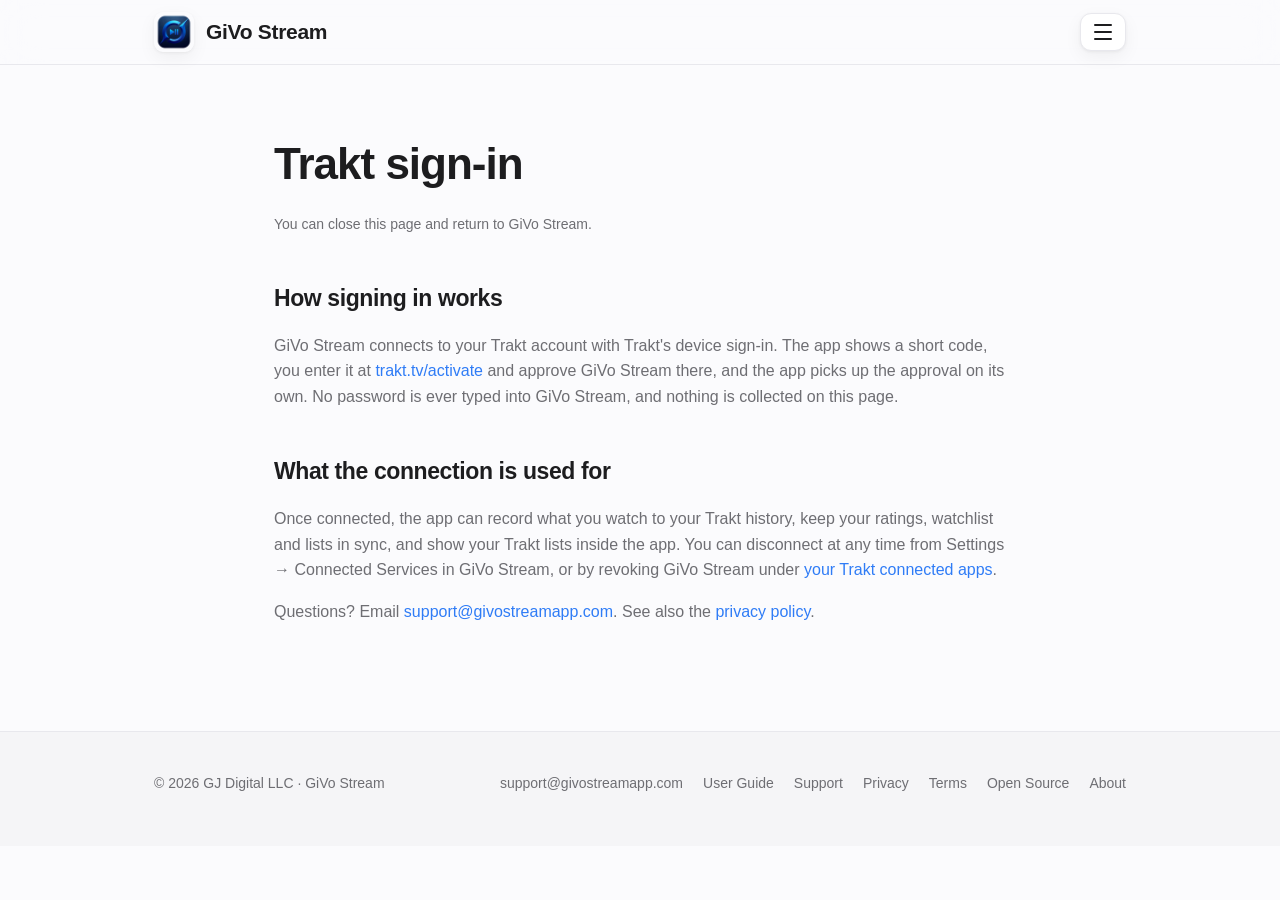
<file: trakt/index.html>
<!DOCTYPE html>
<html lang="en">
<head>
<meta charset="utf-8">
<meta name="viewport" content="width=device-width, initial-scale=1">
<title>Trakt Sign-In — GiVo Stream</title>
<meta name="description" content="Return page for the Trakt sign-in used by GiVo Stream. Sign-in completes on trakt.tv/activate; nothing is collected here.">
<link rel="icon" type="image/png" sizes="64x64" href="/assets/favicon-64.png">
<link rel="apple-touch-icon" href="/assets/icon-180.png">
<link rel="stylesheet" href="/styles.css?v=19">
</head>
<body>

<nav>
  <div class="wrap">
    <img width="180" height="180" src="/assets/icon-180.png" alt="GiVo Stream icon">
    <a class="brand" href="/">GiVo Stream</a>
    <div class="links">
      <a href="/#features">Features</a>
      <a href="/#sports">Sports Zone</a>
      <a href="/#download">DVR Server</a>
      <a href="/linux.html">Linux &amp; NAS</a>
      <a href="/userguide.html">User Guide</a>
      <a href="/support.html">Support</a>
      <a href="/privacy.html">Privacy</a>
      <a href="/terms.html">Terms</a>
      <a href="/open-source.html">Open Source</a>
      <a href="/about.html">About</a>
    </div>
    <details class="menu">
      <summary aria-label="Menu"><span></span><span></span><span></span></summary>
      <div class="dropdown">
        <a href="/#features">Features</a>
        <a href="/#sports">Sports Zone</a>
        <a href="/#download">DVR Server Downloads</a>
        <a href="/linux.html">Linux &amp; NAS Setup</a>
        <a href="/userguide.html">User Guide</a>
        <a href="/support.html">Support</a>
        <a href="/privacy.html">Privacy Policy</a>
        <a href="/terms.html">Terms of Service</a>
        <a href="/open-source.html">Open Source</a>
        <a href="/about.html">About</a>
        <div class="dd-sep"></div>
        <a href="/#appstore">App Store <span class="soon-pill">COMING SOON</span></a>
        <a href="https://testflight.apple.com/join/amYRbhWM" target="_blank" rel="noopener">Join the Beta</a>
        <a href="https://discord.gg/Vh5wXTSwYg" target="_blank" rel="noopener">Discord</a>
      </div>
    </details>
  </div>
</nav>

<article>
  <h1>Trakt sign-in</h1>
  <p class="updated">You can close this page and return to GiVo Stream.</p>

  <h2>How signing in works</h2>
  <p>GiVo Stream connects to your Trakt account with Trakt's device sign-in. The app shows a short code,
  you enter it at <a href="https://trakt.tv/activate" target="_blank" rel="noopener">trakt.tv/activate</a>
  and approve GiVo Stream there, and the app picks up the approval on its own. No password is ever typed
  into GiVo Stream, and nothing is collected on this page.</p>

  <h2>What the connection is used for</h2>
  <p>Once connected, the app can record what you watch to your Trakt history, keep your ratings, watchlist
  and lists in sync, and show your Trakt lists inside the app. You can disconnect at any time from
  Settings → Connected Services in GiVo Stream, or by revoking GiVo Stream under
  <a href="https://trakt.tv/oauth/applications" target="_blank" rel="noopener">your Trakt connected apps</a>.</p>

  <p>Questions? Email <a href="mailto:support@givostreamapp.com">support@givostreamapp.com</a>.
  See also the <a href="/privacy.html">privacy policy</a>.</p>
</article>

<footer>
  <div class="wrap">
    <span>© 2026 <a href="https://gj-digital.com" target="_blank" rel="noopener">GJ Digital LLC</a> · GiVo Stream</span>
    <div class="links">
      <a href="mailto:support@givostreamapp.com">support@givostreamapp.com</a>
      <a href="/userguide.html">User Guide</a>
      <a href="/support.html">Support</a>
      <a href="/privacy.html">Privacy</a>
      <a href="/terms.html">Terms</a>
      <a href="/open-source.html">Open Source</a>
      <a href="/about.html">About</a>
    </div>
  </div>
</footer>

<script>
document.querySelectorAll("details.menu .dropdown a").forEach(function (a) {
  a.addEventListener("click", function () {
    a.closest("details").removeAttribute("open");
  });
});
document.addEventListener("click", function (e) {
  var d = document.querySelector("details.menu[open]");
  if (d && !d.contains(e.target)) d.removeAttribute("open");
});
</script>
</body>
</html>
</file>
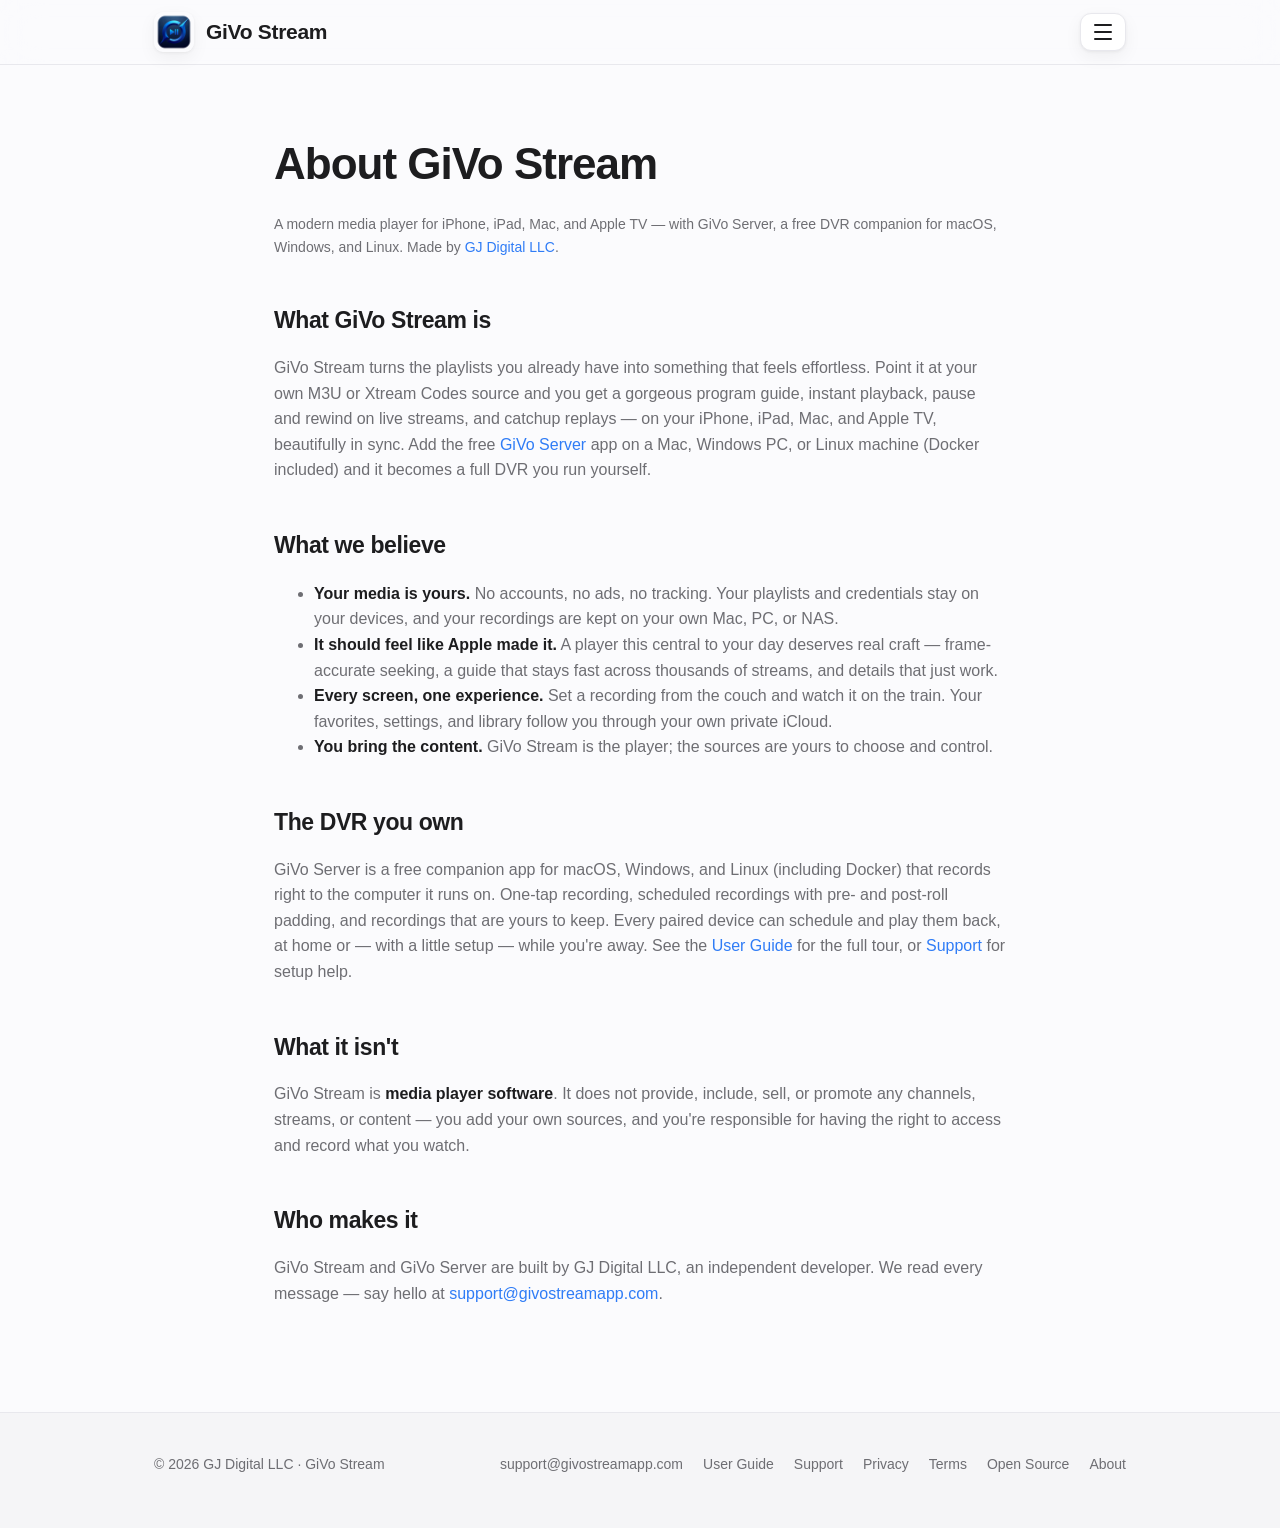
<file: about.html>
<!DOCTYPE html>
<html lang="en">
<head>
<meta charset="utf-8">
<meta name="viewport" content="width=device-width, initial-scale=1">
<title>About — GiVo Stream</title>
<meta name="description" content="About GiVo Stream — a modern media player for iPhone, iPad, Mac, and Apple TV, with GiVo Server, a DVR companion for macOS, Windows, and Linux, made by GJ Digital LLC.">
<meta property="og:title" content="About GiVo Stream">
<meta property="og:description" content="A modern media player for iPhone, iPad, Mac, and Apple TV, with GiVo Server, a DVR companion for macOS, Windows, and Linux. Bring your own playlists; your media stays yours.">
<meta property="og:image" content="https://givostreamapp.com/assets/icon-180.png">
<link rel="icon" type="image/png" sizes="64x64" href="/assets/favicon-64.png">
<link rel="apple-touch-icon" href="/assets/icon-180.png">
<link rel="stylesheet" href="/styles.css?v=19">
</head>
<body>

<nav>
  <div class="wrap">
    <img width="180" height="180" src="/assets/icon-180.png" alt="GiVo Stream icon">
    <a class="brand" href="/">GiVo Stream</a>
    <div class="links">
      <a href="/#features">Features</a>
      <a href="/#sports">Sports Zone</a>
      <a href="/#download">DVR Server</a>
      <a href="/linux.html">Linux &amp; NAS</a>
      <a href="/userguide.html">User Guide</a>
      <a href="/support.html">Support</a>
      <a href="/privacy.html">Privacy</a>
      <a href="/terms.html">Terms</a>
      <a href="/open-source.html">Open Source</a>
      <a href="/about.html">About</a>
    </div>
    <details class="menu">
      <summary aria-label="Menu"><span></span><span></span><span></span></summary>
      <div class="dropdown">
        <a href="/#features">Features</a>
        <a href="/#sports">Sports Zone</a>
        <a href="/#download">DVR Server Downloads</a>
        <a href="/linux.html">Linux &amp; NAS Setup</a>
        <a href="/userguide.html">User Guide</a>
        <a href="/support.html">Support</a>
        <a href="/privacy.html">Privacy Policy</a>
        <a href="/terms.html">Terms of Service</a>
        <a href="/open-source.html">Open Source</a>
        <a href="/about.html">About</a>
        <div class="dd-sep"></div>
        <a href="/#appstore">App Store <span class="soon-pill">COMING SOON</span></a>
        <a href="https://testflight.apple.com/join/amYRbhWM" target="_blank" rel="noopener">Join the Beta</a>
        <a href="https://discord.gg/Vh5wXTSwYg" target="_blank" rel="noopener">Discord</a>
      </div>
    </details>
  </div>
</nav>

<article>
  <h1>About GiVo Stream</h1>
  <p class="updated">A modern media player for iPhone, iPad, Mac, and Apple&nbsp;TV —
  with GiVo Server, a free DVR companion for macOS, Windows, and Linux. Made by <a href="https://gj-digital.com" target="_blank" rel="noopener">GJ Digital LLC</a>.</p>

  <h2>What GiVo Stream is</h2>
  <p>GiVo Stream turns the playlists you already have into something that feels
  effortless. Point it at your own M3U or Xtream&nbsp;Codes source and you get a
  gorgeous program guide, instant playback, pause and rewind on live streams, and
  catchup replays — on your iPhone, iPad, Mac, and Apple&nbsp;TV, beautifully in sync.
  Add the free <a href="/#download">GiVo Server</a> app on a Mac, Windows PC, or Linux machine (Docker included) and
  it becomes a full DVR you run yourself.</p>

  <h2>What we believe</h2>
  <ul>
    <li><strong>Your media is yours.</strong> No accounts, no ads, no
    tracking. Your playlists and credentials stay on your devices, and your
    recordings are kept on your own Mac, PC, or NAS.</li>
    <li><strong>It should feel like Apple made it.</strong> A player this central
    to your day deserves real craft — frame-accurate seeking, a guide that stays
    fast across thousands of streams, and details that just work.</li>
    <li><strong>Every screen, one experience.</strong> Set a recording from the
    couch and watch it on the train. Your favorites, settings, and library follow
    you through your own private iCloud.</li>
    <li><strong>You bring the content.</strong> GiVo Stream is the player; the
    sources are yours to choose and control.</li>
  </ul>

  <h2>The DVR you own</h2>
  <p>GiVo Server is a free companion app for macOS, Windows, and Linux (including Docker) that records right
  to the computer it runs on. One-tap recording, scheduled recordings with pre-
  and post-roll padding, and recordings that are yours to keep. Every paired
  device can schedule and play them back, at home or — with a little setup —
  while you're away. See the <a href="/userguide.html">User Guide</a> for the full
  tour, or <a href="/support.html">Support</a> for setup help.</p>

  <h2>What it isn't</h2>
  <p>GiVo Stream is <strong>media player software</strong>. It does not provide,
  include, sell, or promote any channels, streams, or content — you add your own
  sources, and you're responsible for having the right to access and record what
  you watch.</p>

  <h2>Who makes it</h2>
  <p>GiVo Stream and GiVo Server are built by GJ Digital LLC, an independent
  developer. We read every message — say hello at
  <a href="mailto:support@givostreamapp.com">support@givostreamapp.com</a>.</p>
</article>

<footer>
  <div class="wrap">
    <span>© 2026 <a href="https://gj-digital.com" target="_blank" rel="noopener">GJ Digital LLC</a> · GiVo Stream</span>
    <div class="links">
      <a href="mailto:support@givostreamapp.com">support@givostreamapp.com</a>
      <a href="/userguide.html">User Guide</a>
      <a href="/support.html">Support</a>
      <a href="/privacy.html">Privacy</a>
      <a href="/terms.html">Terms</a>
      <a href="/open-source.html">Open Source</a>
      <a href="/about.html">About</a>
    </div>
  </div>
</footer>

<script>
document.querySelectorAll("details.menu .dropdown a").forEach(function (a) {
  a.addEventListener("click", function () {
    a.closest("details").removeAttribute("open");
  });
});
document.addEventListener("click", function (e) {
  var d = document.querySelector("details.menu[open]");
  if (d && !d.contains(e.target)) d.removeAttribute("open");
});
</script>
</body>
</html>
</file>
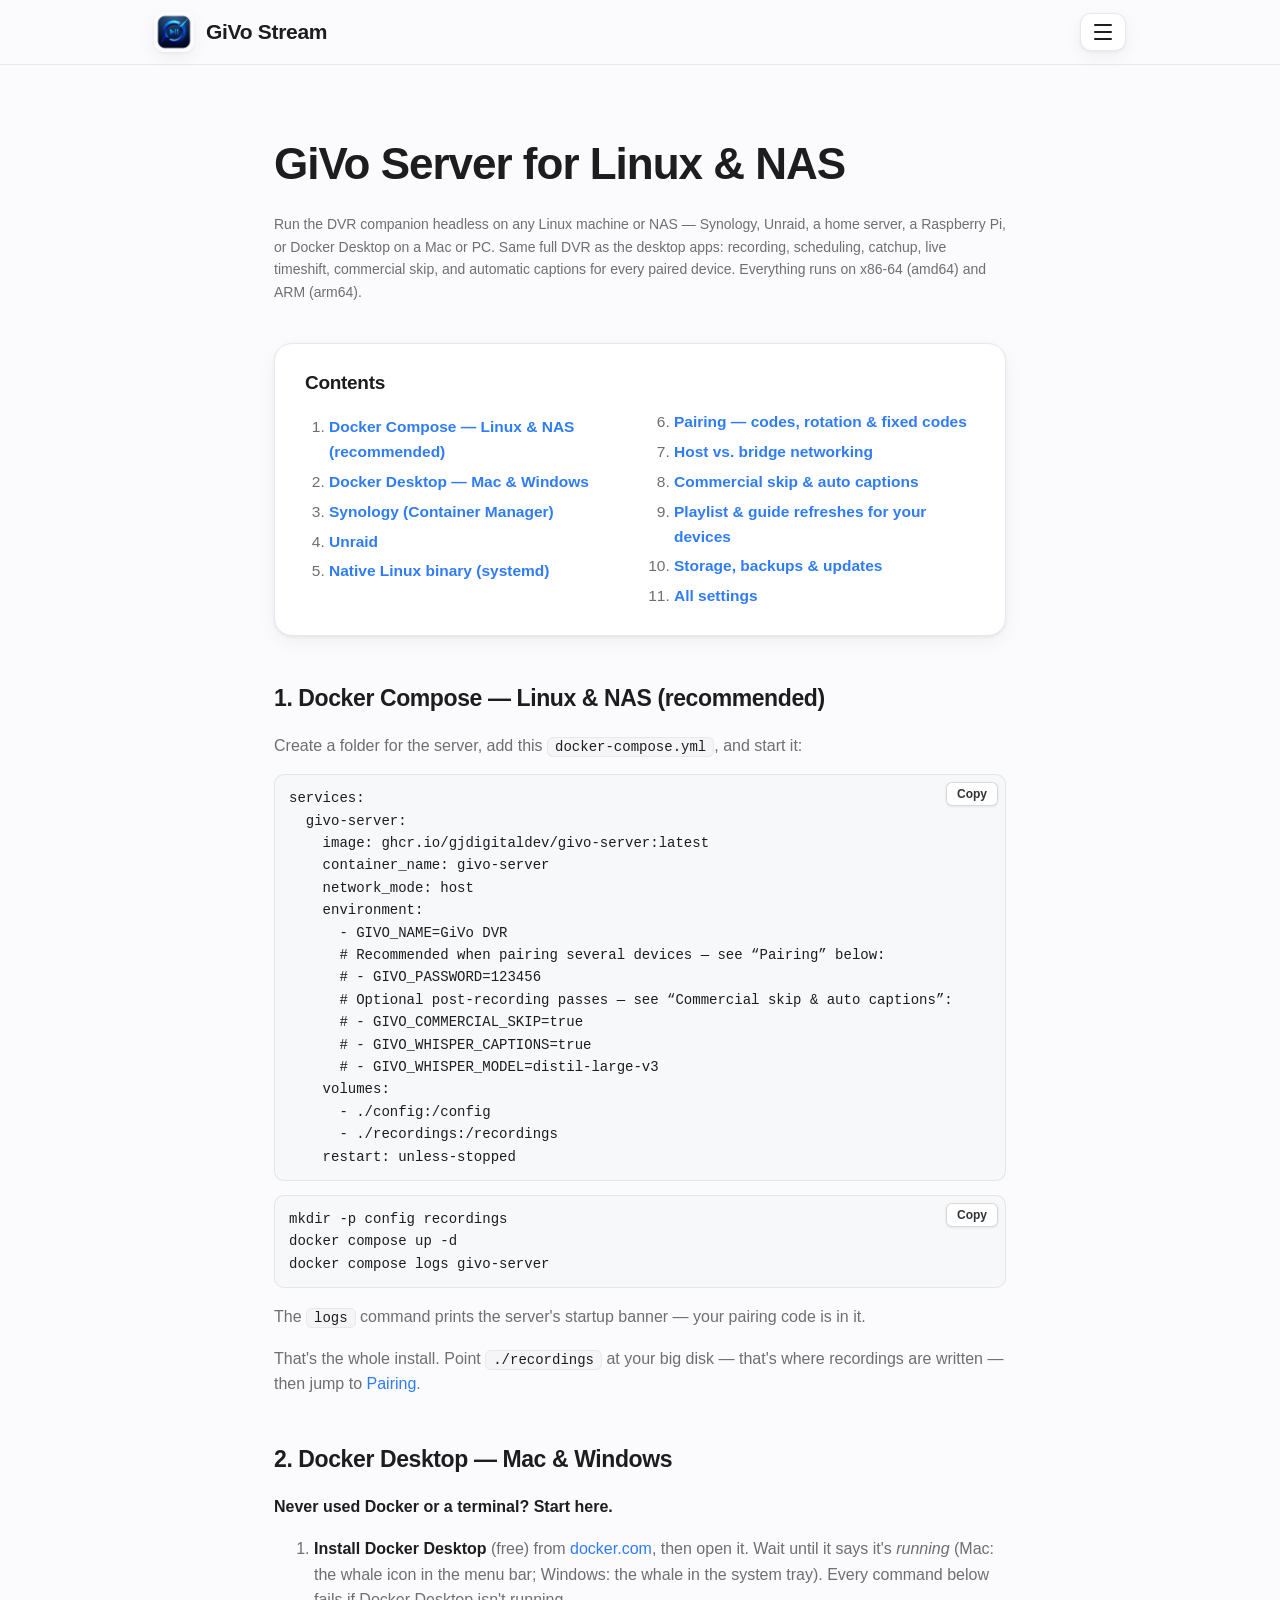
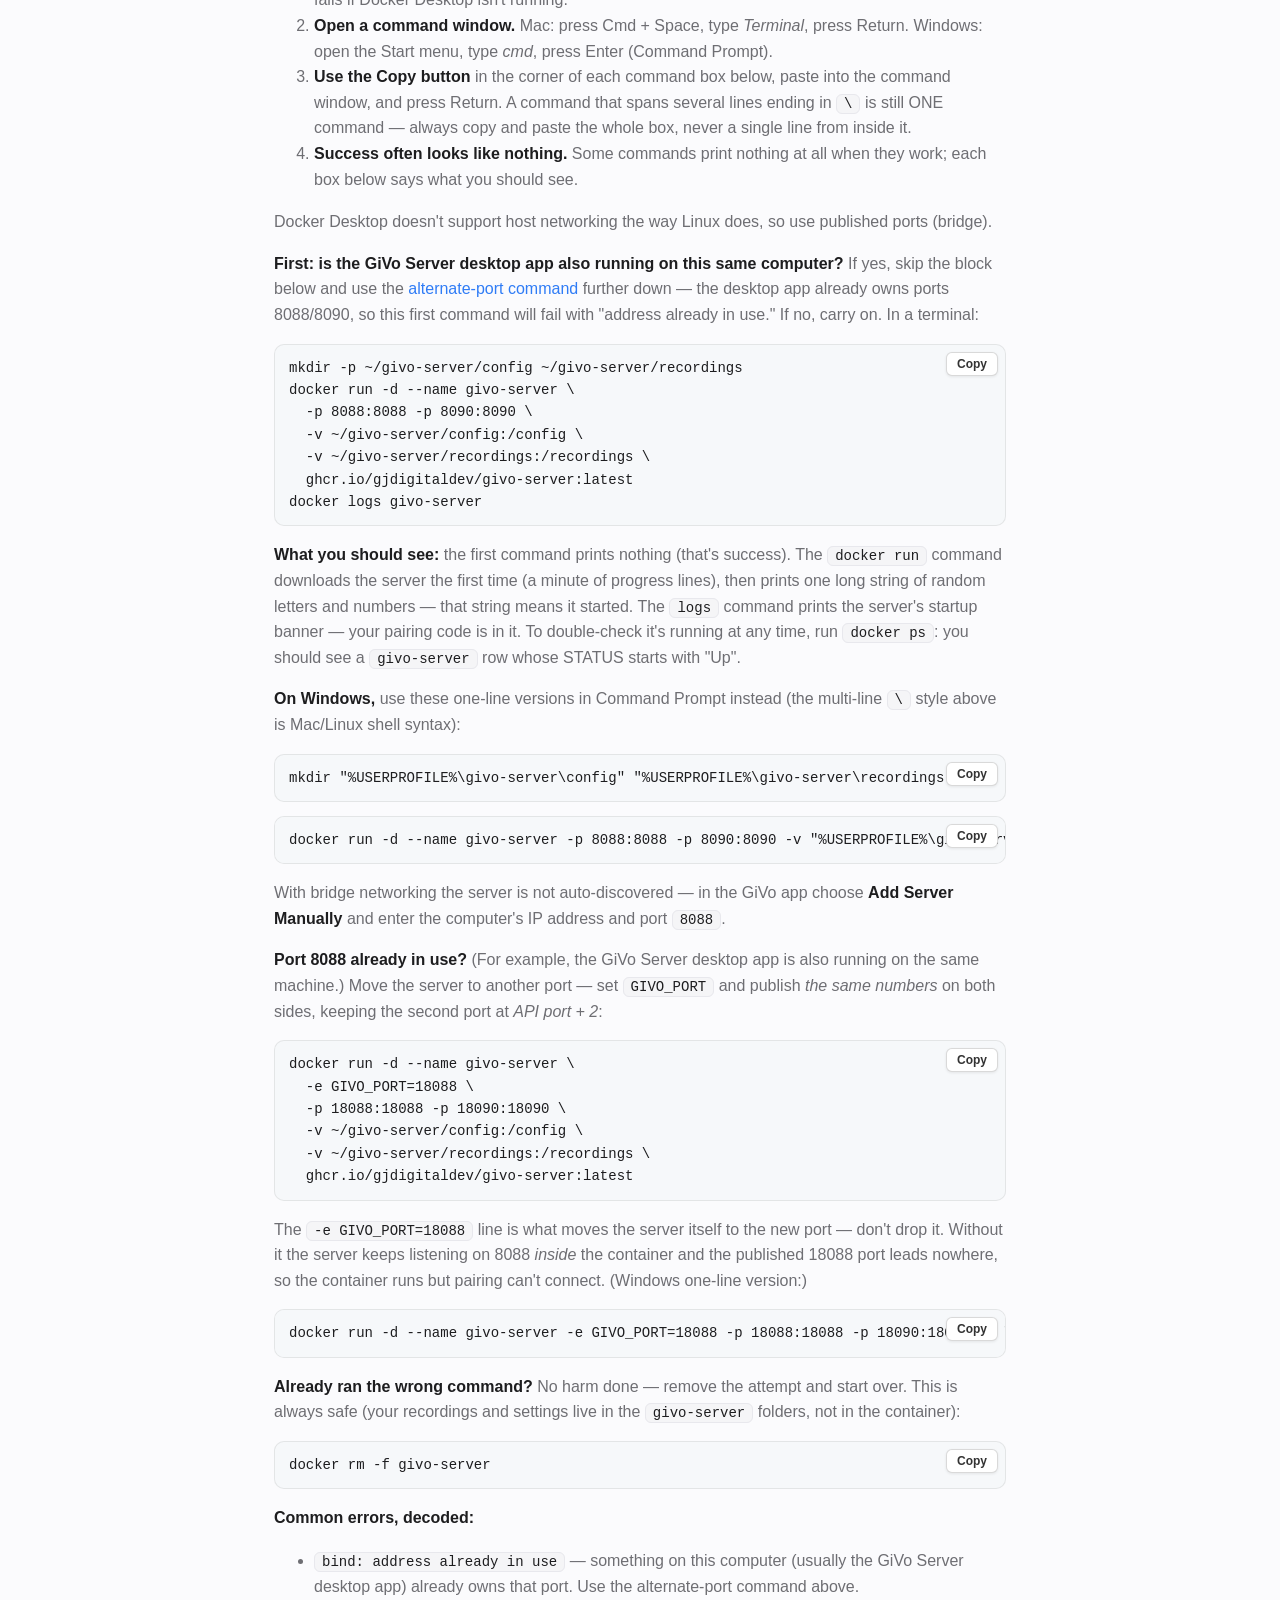
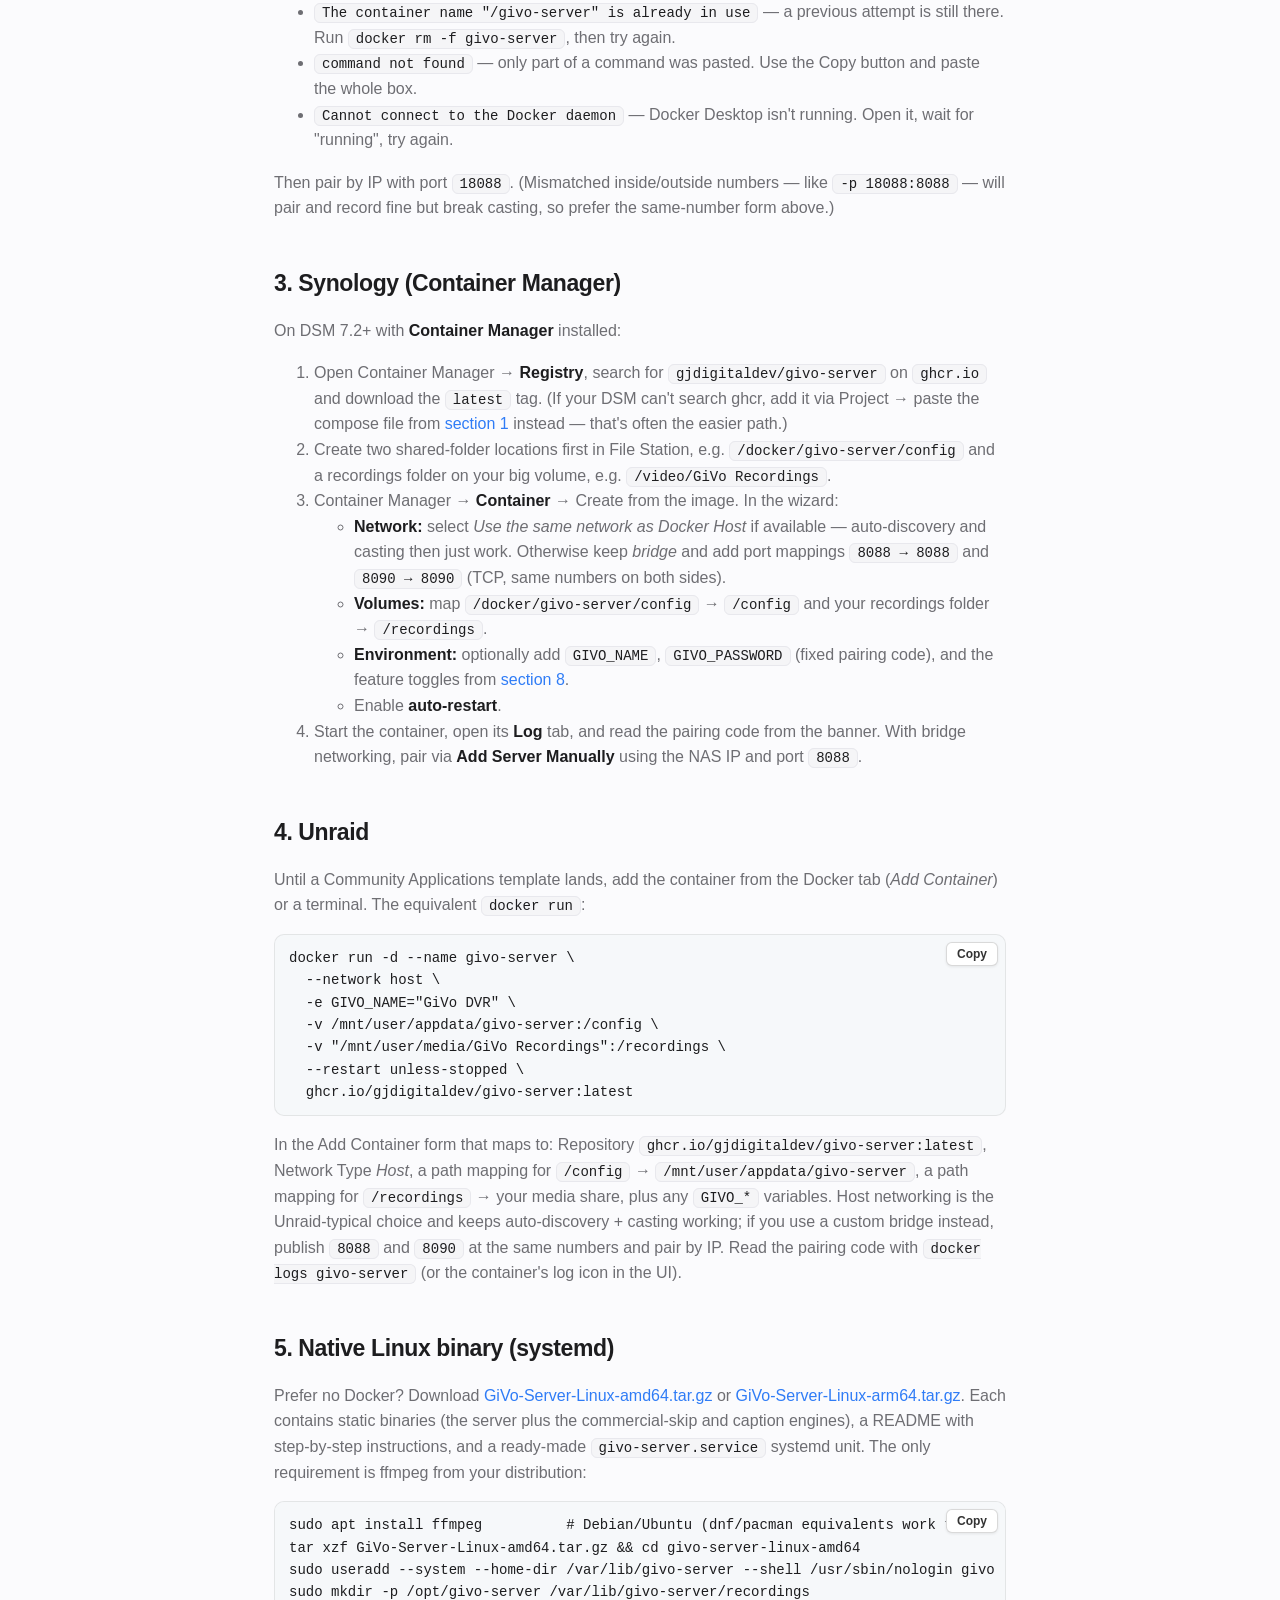
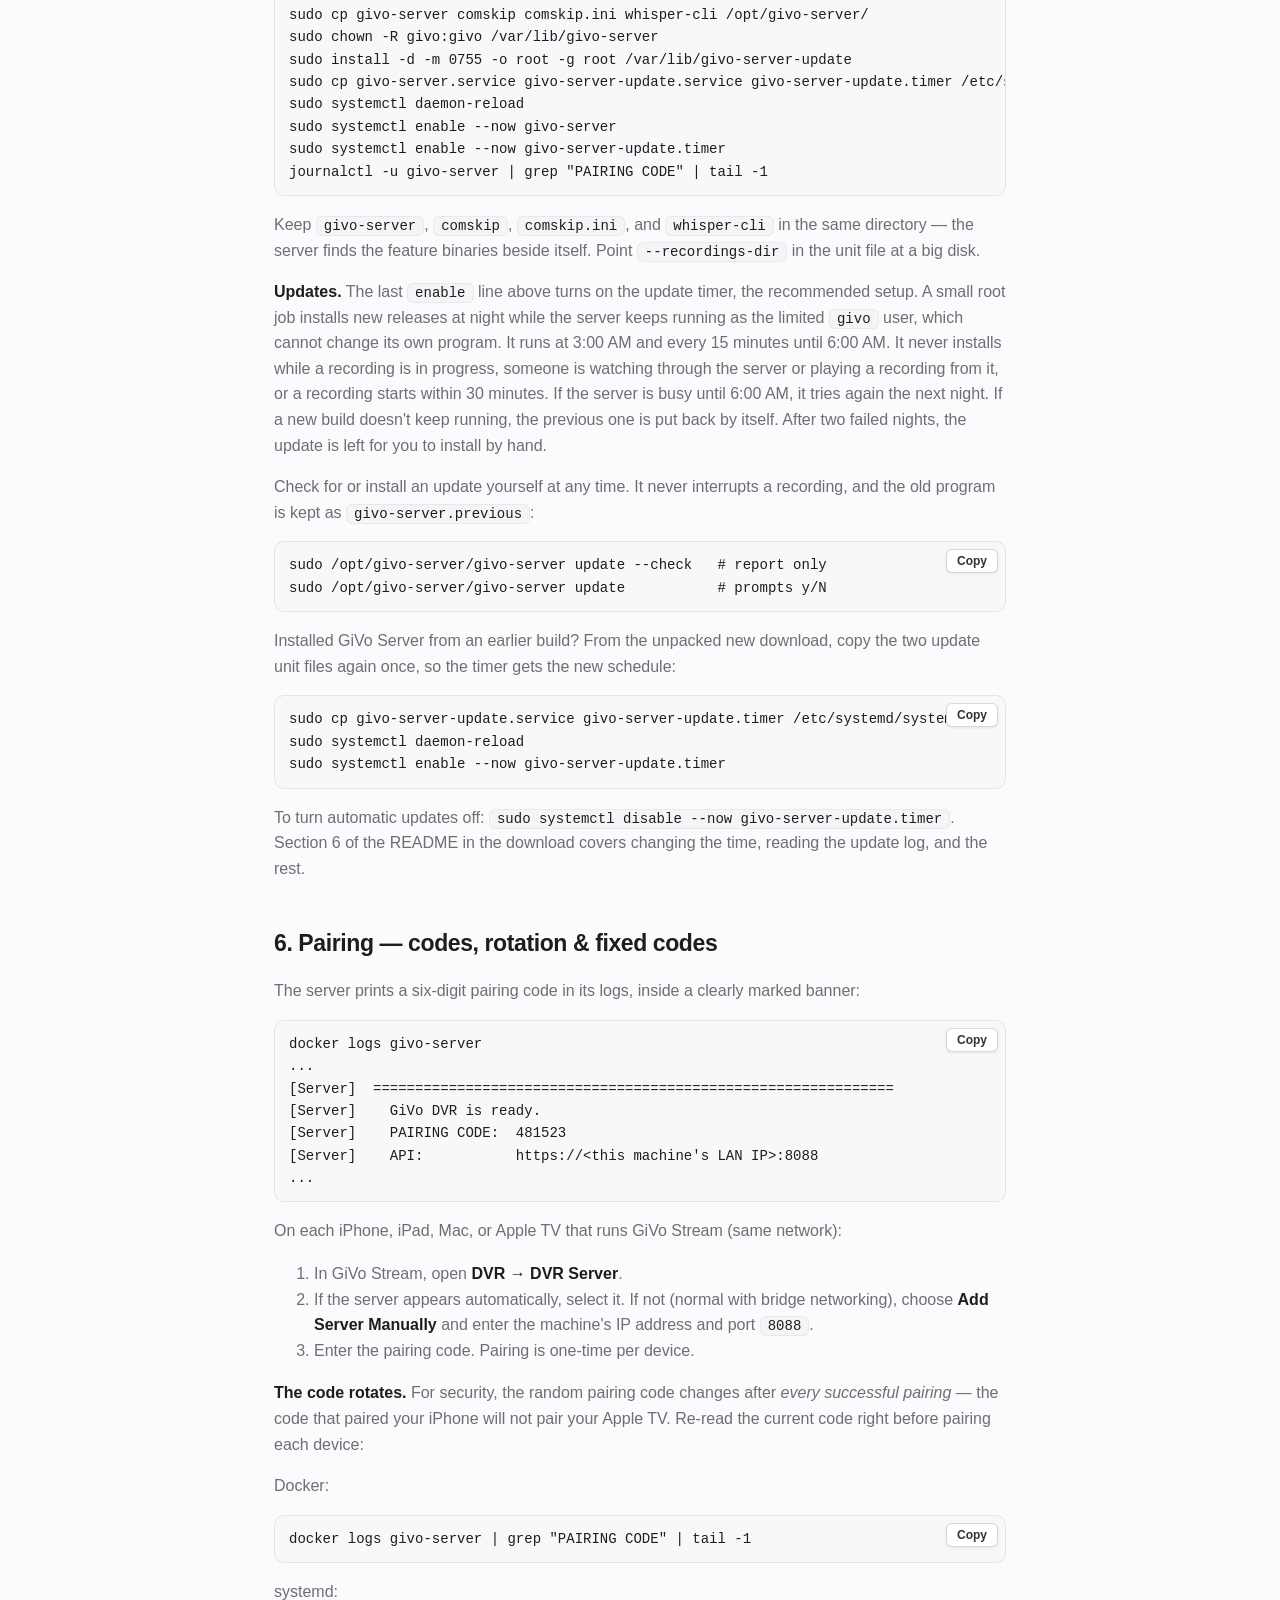
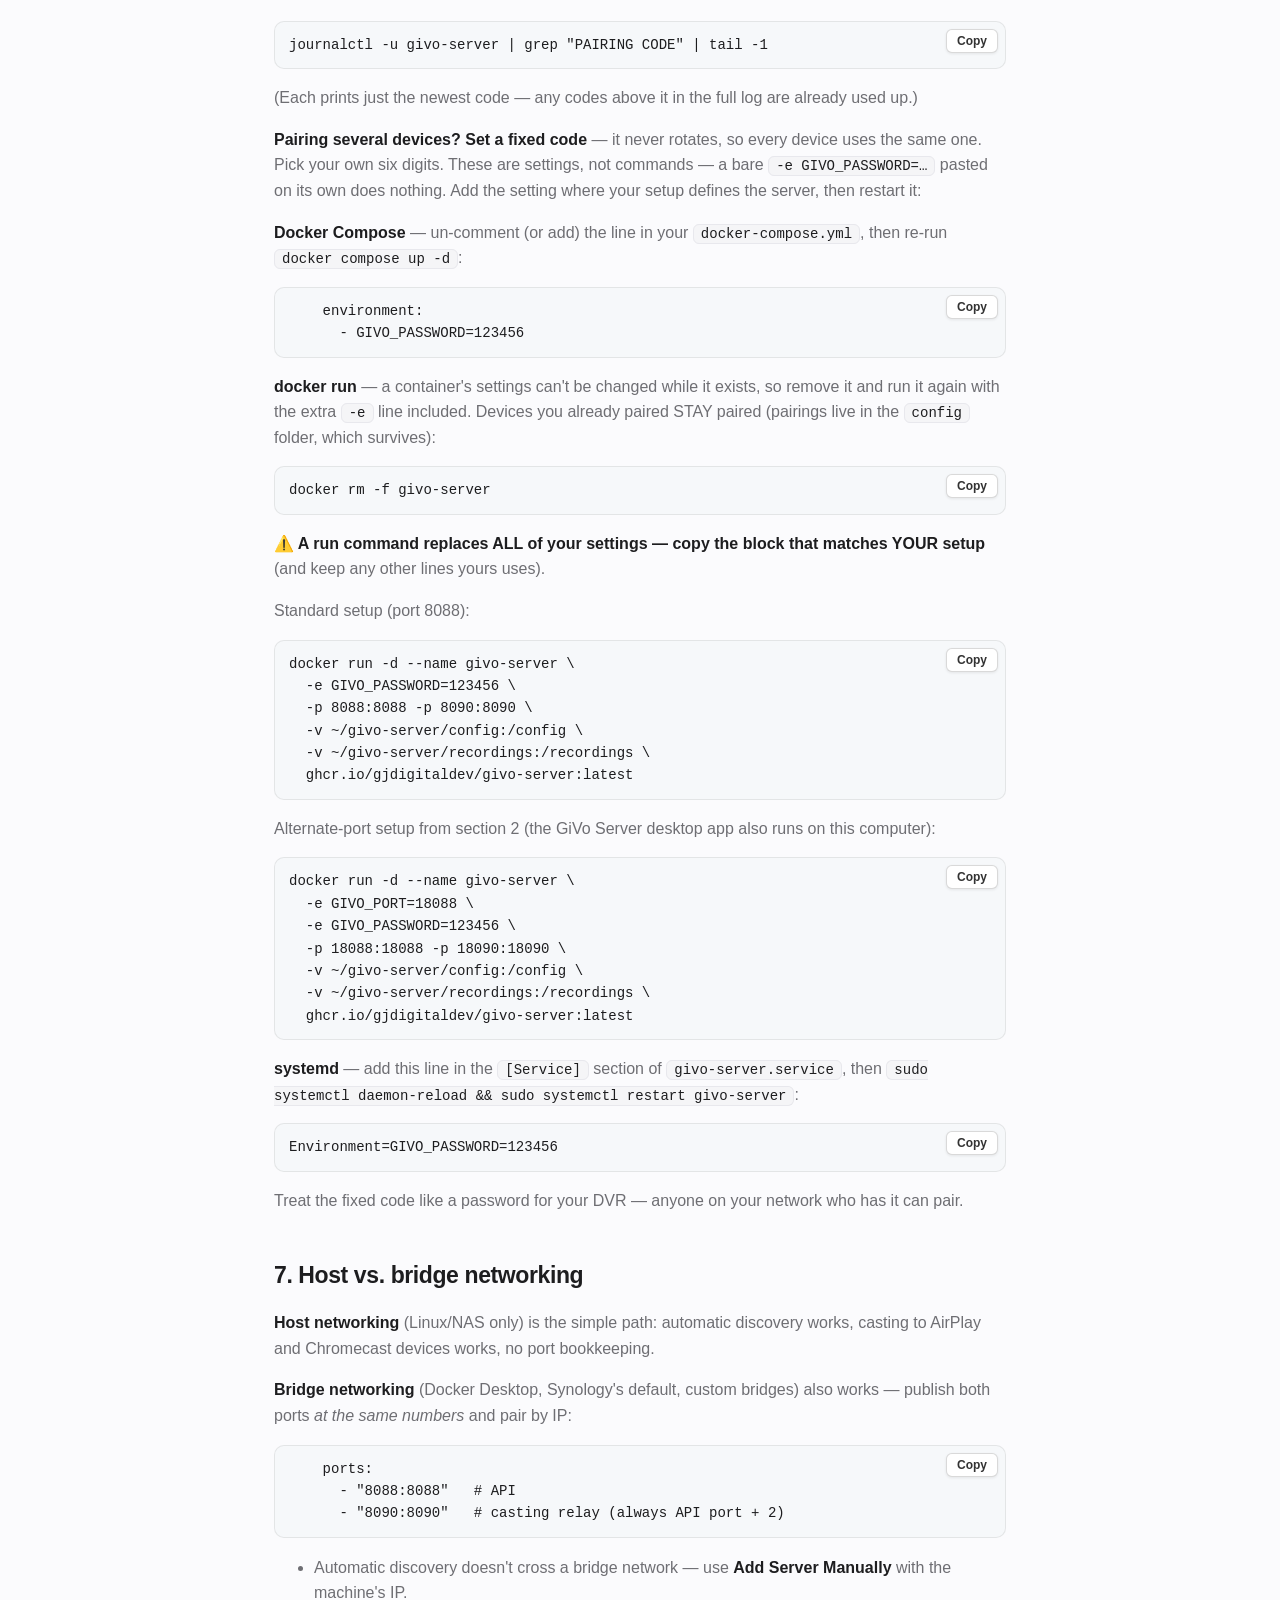
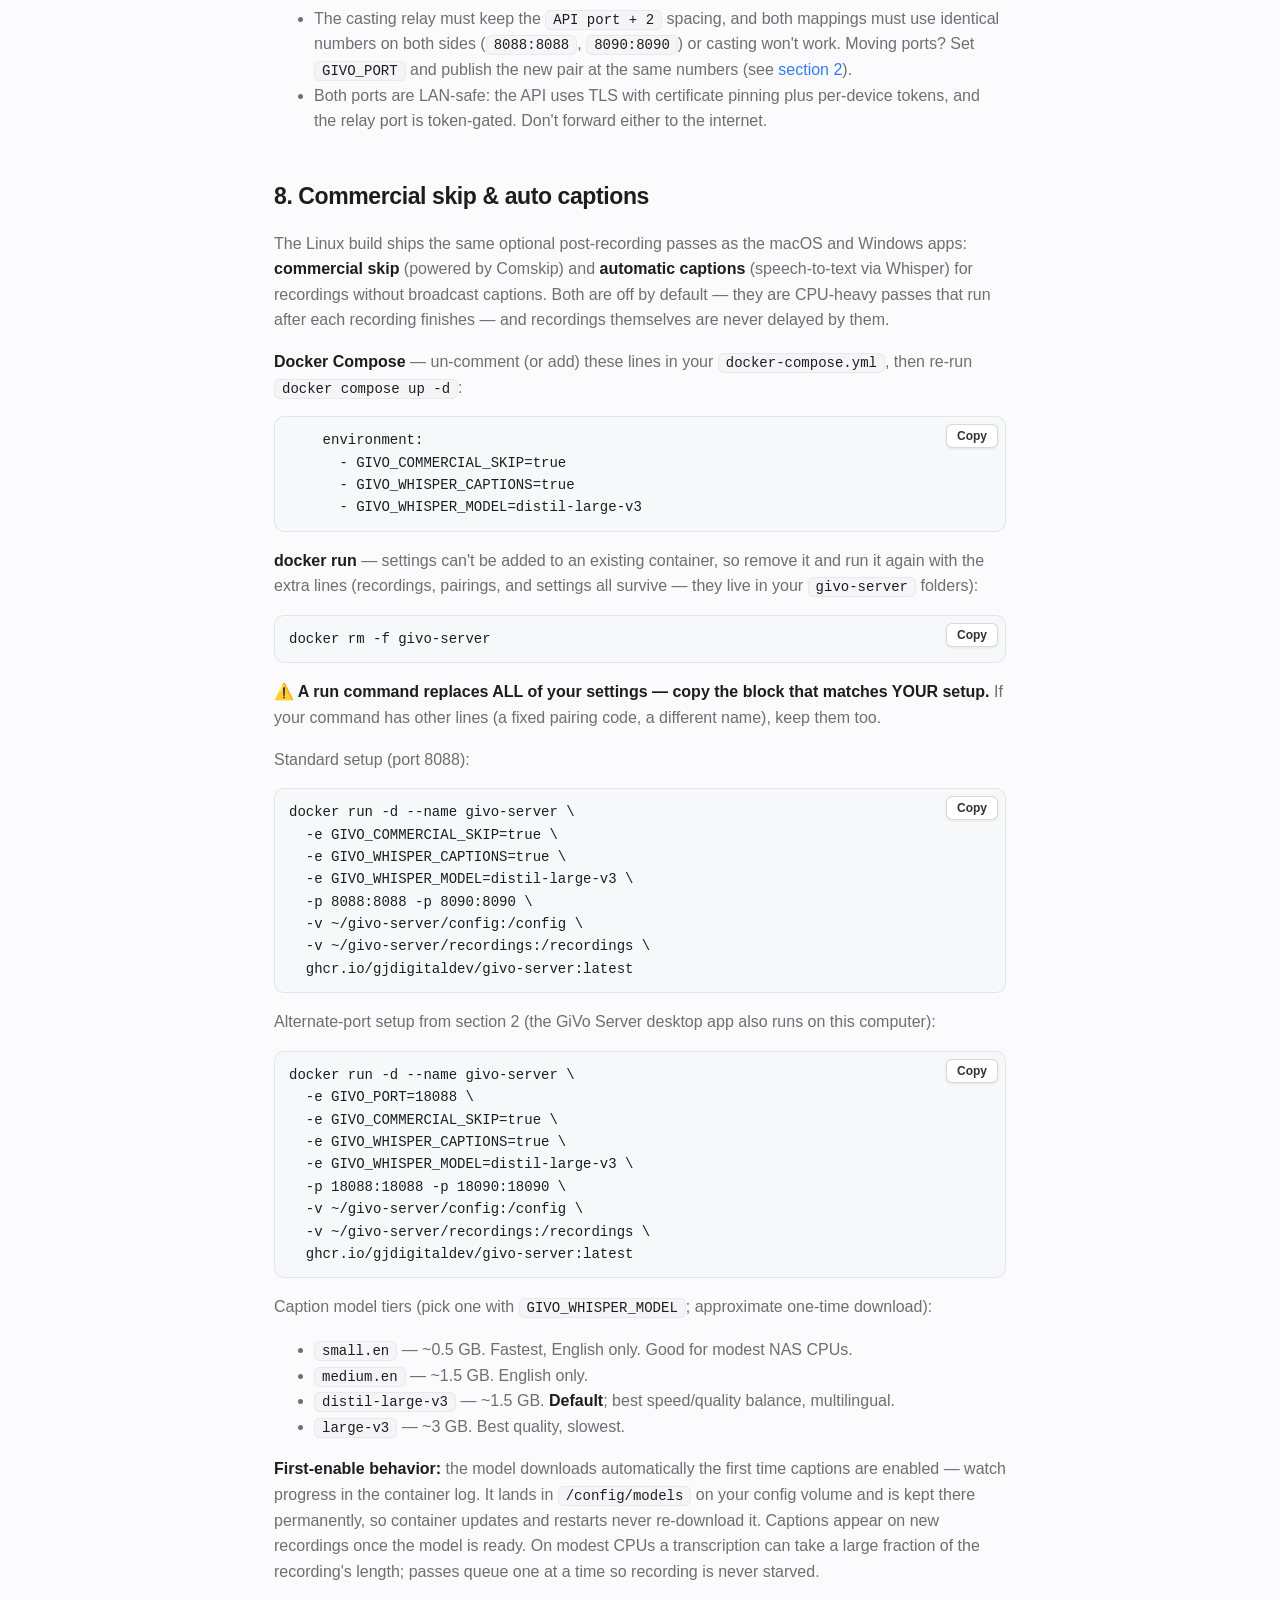
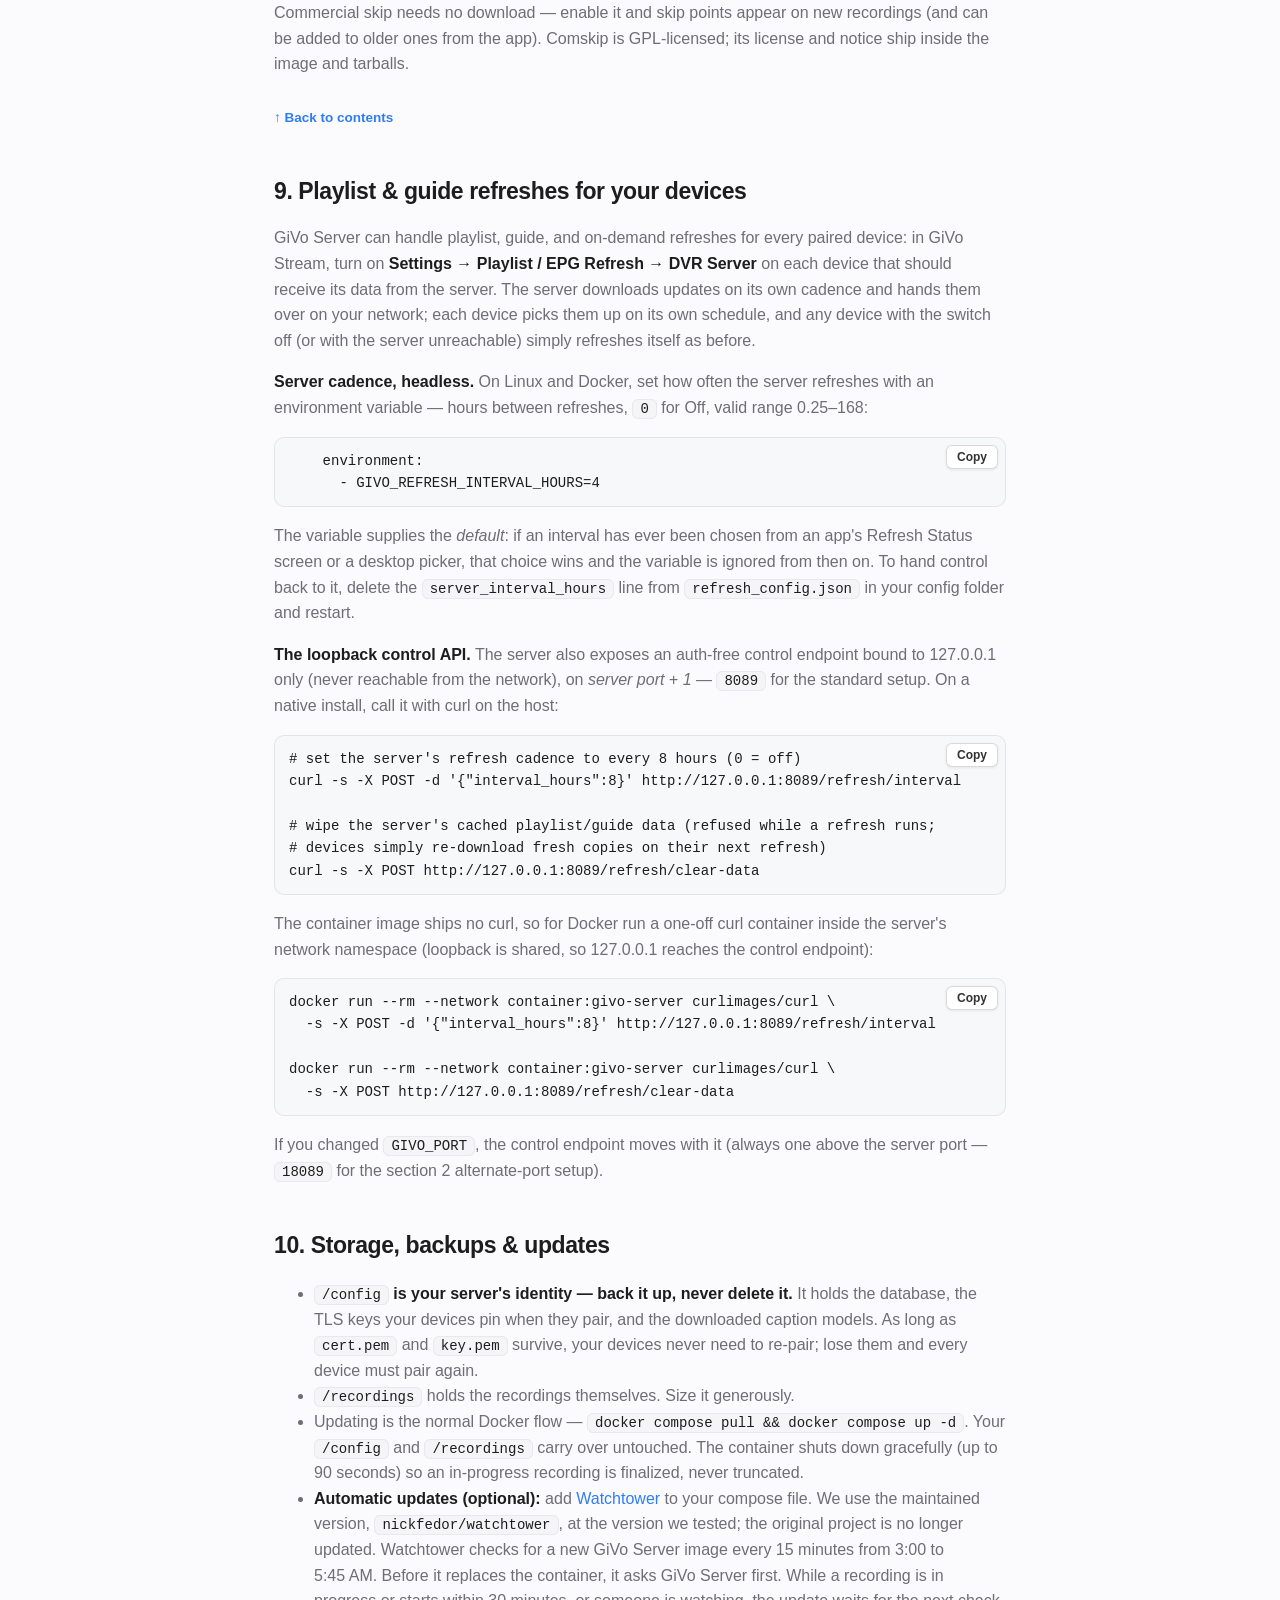
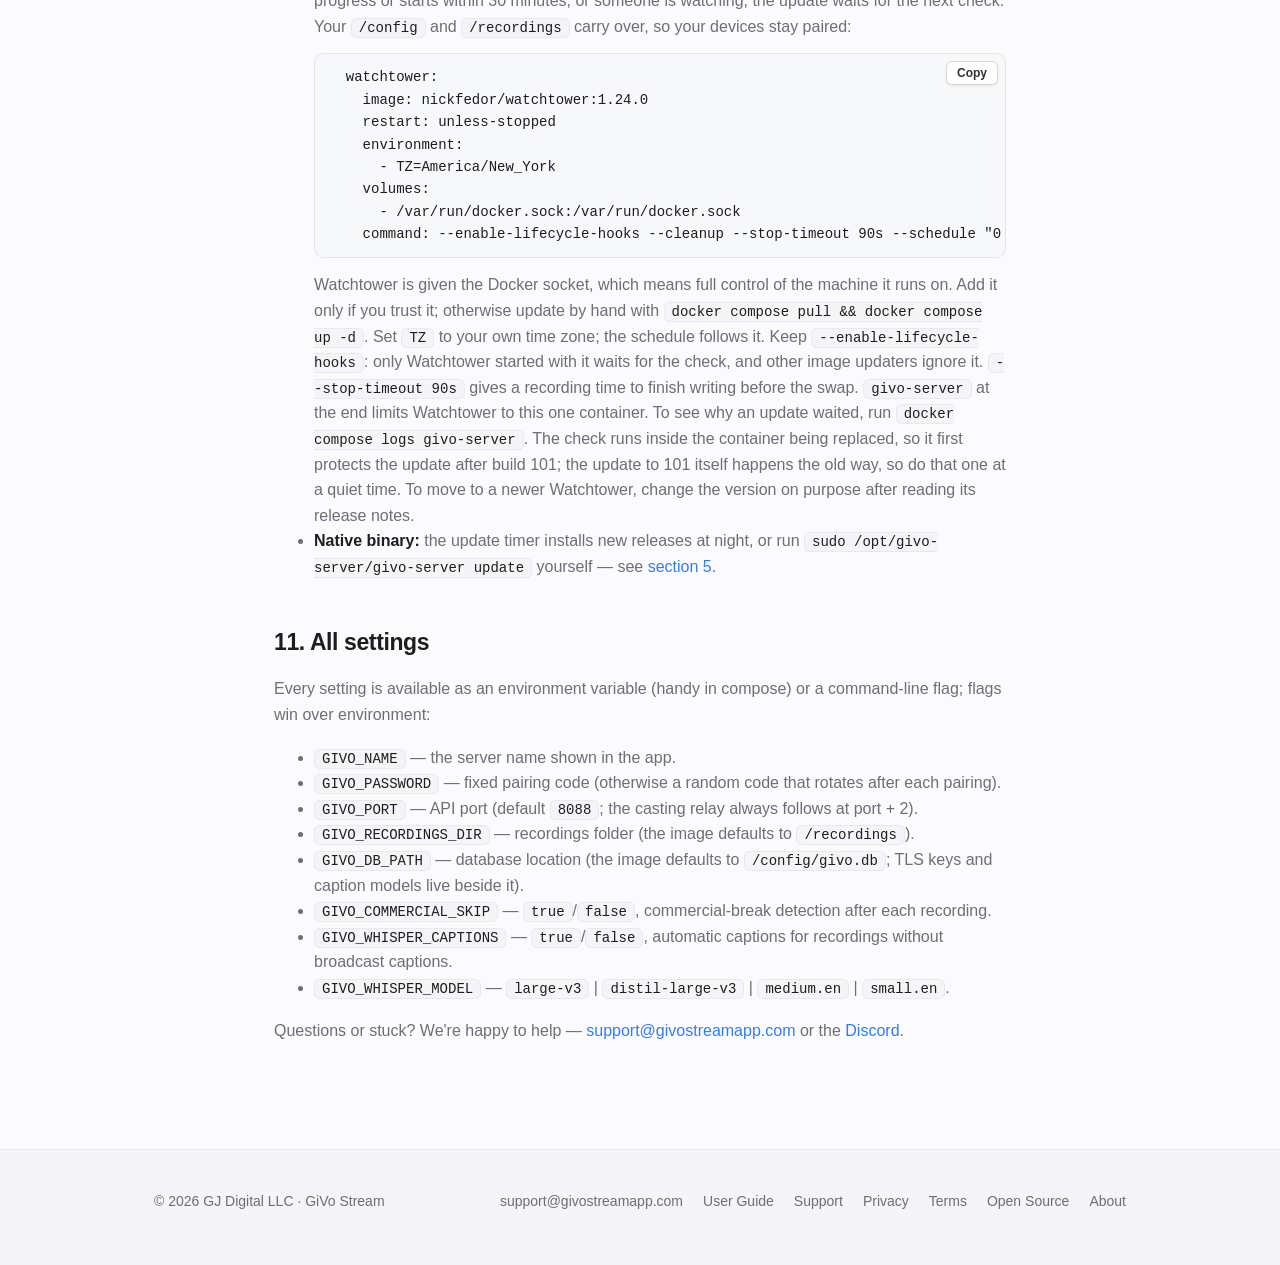
<file: linux.html>
<!DOCTYPE html>
<html lang="en">
<head>
<meta charset="utf-8">
<meta name="viewport" content="width=device-width, initial-scale=1">
<title>GiVo Server for Linux &amp; NAS — GiVo Stream</title>
<meta name="description" content="Run GiVo Server headless on Linux, Synology, Unraid, or any Docker host. Setup guides for Docker Compose, Docker Desktop, Synology, Unraid, and the native binary.">
<link rel="icon" type="image/png" sizes="64x64" href="/assets/favicon-64.png">
<link rel="apple-touch-icon" href="/assets/icon-180.png">
<link rel="stylesheet" href="/styles.css?v=19">
</head>
<body>

<nav>
  <div class="wrap">
    <img width="180" height="180" src="/assets/icon-180.png" alt="GiVo Stream icon">
    <a class="brand" href="/">GiVo Stream</a>
    <div class="links">
      <a href="/#features">Features</a>
      <a href="/#sports">Sports Zone</a>
      <a href="/#download">DVR Server</a>
      <a href="/linux.html">Linux &amp; NAS</a>
      <a href="/userguide.html">User Guide</a>
      <a href="/support.html">Support</a>
      <a href="/privacy.html">Privacy</a>
      <a href="/terms.html">Terms</a>
      <a href="/open-source.html">Open Source</a>
      <a href="/about.html">About</a>
    </div>
    <details class="menu">
      <summary aria-label="Menu"><span></span><span></span><span></span></summary>
      <div class="dropdown">
        <a href="/#features">Features</a>
        <a href="/#sports">Sports Zone</a>
        <a href="/#download">DVR Server Downloads</a>
        <a href="/linux.html">Linux &amp; NAS Setup</a>
        <a href="/userguide.html">User Guide</a>
        <a href="/support.html">Support</a>
        <a href="/privacy.html">Privacy Policy</a>
        <a href="/terms.html">Terms of Service</a>
        <a href="/open-source.html">Open Source</a>
        <a href="/about.html">About</a>
        <div class="dd-sep"></div>
        <a href="/#appstore">App Store <span class="soon-pill">COMING SOON</span></a>
        <a href="https://testflight.apple.com/join/amYRbhWM" target="_blank" rel="noopener">Join the Beta</a>
        <a href="https://discord.gg/Vh5wXTSwYg" target="_blank" rel="noopener">Discord</a>
      </div>
    </details>
  </div>
</nav>

<article>
  <h1>GiVo Server for Linux &amp; NAS</h1>
  <p class="updated">Run the DVR companion headless on any Linux machine or
  NAS — Synology, Unraid, a home server, a Raspberry&nbsp;Pi, or Docker
  Desktop on a Mac or PC. Same full DVR as the desktop apps: recording,
  scheduling, catchup, live timeshift, commercial skip, and automatic
  captions for every paired device. Everything runs on x86-64 (amd64) and
  ARM (arm64).</p>

  <div class="toc" id="contents">
    <h2>Contents</h2>
    <ol>
      <li><a href="#docker-compose">Docker Compose — Linux &amp; NAS (recommended)</a></li>
      <li><a href="#docker-desktop">Docker Desktop — Mac &amp; Windows</a></li>
      <li><a href="#synology">Synology (Container Manager)</a></li>
      <li><a href="#unraid">Unraid</a></li>
      <li><a href="#native">Native Linux binary (systemd)</a></li>
      <li><a href="#pairing">Pairing — codes, rotation &amp; fixed codes</a></li>
      <li><a href="#networking">Host vs. bridge networking</a></li>
      <li><a href="#features-linux">Commercial skip &amp; auto captions</a></li>
      <li><a href="#refresh-linux">Playlist &amp; guide refreshes for your devices</a></li>
      <li><a href="#storage">Storage, backups &amp; updates</a></li>
      <li><a href="#settings">All settings</a></li>
    </ol>
  </div>

  <h2 id="docker-compose">1. Docker Compose — Linux &amp; NAS (recommended)</h2>
  <p>Create a folder for the server, add this <code>docker-compose.yml</code>,
  and start it:</p>
<pre><code>services:
  givo-server:
    image: ghcr.io/gjdigitaldev/givo-server:latest
    container_name: givo-server
    network_mode: host
    environment:
      - GIVO_NAME=GiVo DVR
      # Recommended when pairing several devices — see “Pairing” below:
      # - GIVO_PASSWORD=123456
      # Optional post-recording passes — see “Commercial skip &amp; auto captions”:
      # - GIVO_COMMERCIAL_SKIP=true
      # - GIVO_WHISPER_CAPTIONS=true
      # - GIVO_WHISPER_MODEL=distil-large-v3
    volumes:
      - ./config:/config
      - ./recordings:/recordings
    restart: unless-stopped
</code></pre>
<pre><code>mkdir -p config recordings
docker compose up -d
docker compose logs givo-server
</code></pre>
  <p>The <code>logs</code> command prints the server's startup banner — your
  pairing code is in it.</p>
  <p>That's the whole install. Point <code>./recordings</code> at your big
  disk — that's where recordings are written — then jump to
  <a href="#pairing">Pairing</a>.</p>

  <h2 id="docker-desktop">2. Docker Desktop — Mac &amp; Windows</h2>
  <p><strong>Never used Docker or a terminal? Start here.</strong></p>
  <ol>
    <li><strong>Install Docker Desktop</strong> (free) from
      <a href="https://www.docker.com/products/docker-desktop/" target="_blank" rel="noopener">docker.com</a>,
      then open it. Wait until it says it's <em>running</em> (Mac: the whale
      icon in the menu bar; Windows: the whale in the system tray). Every
      command below fails if Docker Desktop isn't running.</li>
    <li><strong>Open a command window.</strong> Mac: press Cmd&nbsp;+&nbsp;Space,
      type <em>Terminal</em>, press Return. Windows: open the Start menu,
      type <em>cmd</em>, press Enter (Command Prompt).</li>
    <li><strong>Use the Copy button</strong> in the corner of each command
      box below, paste into the command window, and press Return. A command
      that spans several lines ending in <code>\</code> is still ONE
      command — always copy and paste the whole box, never a single line
      from inside it.</li>
    <li><strong>Success often looks like nothing.</strong> Some commands
      print nothing at all when they work; each box below says what you
      should see.</li>
  </ol>
  <p>Docker Desktop doesn't support host networking the way Linux does, so
  use published ports (bridge).</p>
  <p><strong>First: is the GiVo Server desktop app also running on this same
  computer?</strong> If yes, skip the block below and use the
  <a href="#alt-port">alternate-port command</a> further down — the desktop
  app already owns ports 8088/8090, so this first command will fail with
  "address already in use." If no, carry on. In a terminal:</p>
<pre><code>mkdir -p ~/givo-server/config ~/givo-server/recordings
docker run -d --name givo-server \
  -p 8088:8088 -p 8090:8090 \
  -v ~/givo-server/config:/config \
  -v ~/givo-server/recordings:/recordings \
  ghcr.io/gjdigitaldev/givo-server:latest
docker logs givo-server
</code></pre>
  <p><strong>What you should see:</strong> the first command prints nothing
  (that's success). The <code>docker run</code> command downloads the server
  the first time (a minute of progress lines), then prints one long string
  of random letters and numbers — that string means it started. The
  <code>logs</code> command prints the server's startup banner — your
  pairing code is in it. To double-check it's running at any time, run
  <code>docker ps</code>: you should see a <code>givo-server</code> row
  whose STATUS starts with "Up".</p>
  <p><strong>On Windows,</strong> use these one-line versions in Command
  Prompt instead (the multi-line <code>\</code> style above is Mac/Linux
  shell syntax):</p>
<pre><code>mkdir "%USERPROFILE%\givo-server\config" "%USERPROFILE%\givo-server\recordings"
</code></pre>
<pre><code>docker run -d --name givo-server -p 8088:8088 -p 8090:8090 -v "%USERPROFILE%\givo-server\config:/config" -v "%USERPROFILE%\givo-server\recordings:/recordings" ghcr.io/gjdigitaldev/givo-server:latest
</code></pre>
  <p>With bridge networking the server is not auto-discovered — in the GiVo
  app choose <strong>Add Server Manually</strong> and enter the computer's IP
  address and port <code>8088</code>.</p>
  <p id="alt-port"><strong>Port 8088 already in use?</strong> (For example, the GiVo Server
  desktop app is also running on the same machine.) Move the server to
  another port — set <code>GIVO_PORT</code> and publish <em>the same
  numbers</em> on both sides, keeping the second port at
  <em>API&nbsp;port&nbsp;+&nbsp;2</em>:</p>
<pre><code>docker run -d --name givo-server \
  -e GIVO_PORT=18088 \
  -p 18088:18088 -p 18090:18090 \
  -v ~/givo-server/config:/config \
  -v ~/givo-server/recordings:/recordings \
  ghcr.io/gjdigitaldev/givo-server:latest
</code></pre>
  <p>The <code>-e GIVO_PORT=18088</code> line is what moves the server itself
  to the new port — don't drop it. Without it the server keeps listening on
  8088 <em>inside</em> the container and the published 18088 port leads
  nowhere, so the container runs but pairing can't connect. (Windows
  one-line version:)</p>
<pre><code>docker run -d --name givo-server -e GIVO_PORT=18088 -p 18088:18088 -p 18090:18090 -v "%USERPROFILE%\givo-server\config:/config" -v "%USERPROFILE%\givo-server\recordings:/recordings" ghcr.io/gjdigitaldev/givo-server:latest
</code></pre>
  <p><strong>Already ran the wrong command?</strong> No harm done — remove
  the attempt and start over. This is always safe (your recordings and
  settings live in the <code>givo-server</code> folders, not in the
  container):</p>
<pre><code>docker rm -f givo-server
</code></pre>
  <p><strong>Common errors, decoded:</strong></p>
  <ul>
    <li><code>bind: address already in use</code> — something on this
      computer (usually the GiVo Server desktop app) already owns that
      port. Use the alternate-port command above.</li>
    <li><code>The container name "/givo-server" is already in use</code> —
      a previous attempt is still there. Run
      <code>docker rm -f givo-server</code>, then try again.</li>
    <li><code>command not found</code> — only part of a command was pasted.
      Use the Copy button and paste the whole box.</li>
    <li><code>Cannot connect to the Docker daemon</code> — Docker Desktop
      isn't running. Open it, wait for "running", try again.</li>
  </ul>
  <p>Then pair by IP with port <code>18088</code>. (Mismatched inside/outside
  numbers — like <code>-p 18088:8088</code> — will pair and record fine but
  break casting, so prefer the same-number form above.)</p>

  <h2 id="synology">3. Synology (Container Manager)</h2>
  <p>On DSM 7.2+ with <strong>Container Manager</strong> installed:</p>
  <ol>
    <li>Open Container Manager → <strong>Registry</strong>, search for
    <code>gjdigitaldev/givo-server</code> on <code>ghcr.io</code> and
    download the <code>latest</code> tag. (If your DSM can't search ghcr,
    add it via Project → paste the compose file from
    <a href="#docker-compose">section 1</a> instead — that's often the
    easier path.)</li>
    <li>Create two shared-folder locations first in File Station, e.g.
    <code>/docker/givo-server/config</code> and a recordings folder on your
    big volume, e.g. <code>/video/GiVo Recordings</code>.</li>
    <li>Container Manager → <strong>Container</strong> → Create from the
    image. In the wizard:
      <ul>
        <li><strong>Network:</strong> select <em>Use the same network as
        Docker Host</em> if available — auto-discovery and casting then just
        work. Otherwise keep <em>bridge</em> and add port mappings
        <code>8088 → 8088</code> and <code>8090 → 8090</code> (TCP, same
        numbers on both sides).</li>
        <li><strong>Volumes:</strong> map
        <code>/docker/givo-server/config</code> → <code>/config</code> and
        your recordings folder → <code>/recordings</code>.</li>
        <li><strong>Environment:</strong> optionally add
        <code>GIVO_NAME</code>, <code>GIVO_PASSWORD</code> (fixed pairing
        code), and the feature toggles from
        <a href="#features-linux">section 8</a>.</li>
        <li>Enable <strong>auto-restart</strong>.</li>
      </ul>
    </li>
    <li>Start the container, open its <strong>Log</strong> tab, and read the
    pairing code from the banner. With bridge networking, pair via
    <strong>Add Server Manually</strong> using the NAS IP and port
    <code>8088</code>.</li>
  </ol>

  <h2 id="unraid">4. Unraid</h2>
  <p>Until a Community Applications template lands, add the container from
  the Docker tab (<em>Add Container</em>) or a terminal. The equivalent
  <code>docker run</code>:</p>
<pre><code>docker run -d --name givo-server \
  --network host \
  -e GIVO_NAME="GiVo DVR" \
  -v /mnt/user/appdata/givo-server:/config \
  -v "/mnt/user/media/GiVo Recordings":/recordings \
  --restart unless-stopped \
  ghcr.io/gjdigitaldev/givo-server:latest
</code></pre>
  <p>In the Add Container form that maps to: Repository
  <code>ghcr.io/gjdigitaldev/givo-server:latest</code>, Network Type
  <em>Host</em>, a path mapping for <code>/config</code> →
  <code>/mnt/user/appdata/givo-server</code>, a path mapping for
  <code>/recordings</code> → your media share, plus any
  <code>GIVO_*</code> variables. Host networking is the Unraid-typical
  choice and keeps auto-discovery + casting working; if you use a custom
  bridge instead, publish <code>8088</code> and <code>8090</code> at the
  same numbers and pair by IP. Read the pairing code with
  <code>docker logs givo-server</code> (or the container's log icon in the
  UI).</p>

  <h2 id="native">5. Native Linux binary (systemd)</h2>
  <p>Prefer no Docker? Download
  <a href="https://github.com/gjdigitaldev/givostreamapp.com/releases/latest/download/GiVo-Server-Linux-amd64.tar.gz">GiVo-Server-Linux-amd64.tar.gz</a>
  or
  <a href="https://github.com/gjdigitaldev/givostreamapp.com/releases/latest/download/GiVo-Server-Linux-arm64.tar.gz">GiVo-Server-Linux-arm64.tar.gz</a>.
  Each contains static binaries (the server plus the commercial-skip and
  caption engines), a README with step-by-step instructions, and a
  ready-made <code>givo-server.service</code> systemd unit. The only
  requirement is ffmpeg from your distribution:</p>
<pre><code>sudo apt install ffmpeg          # Debian/Ubuntu (dnf/pacman equivalents work too)
tar xzf GiVo-Server-Linux-amd64.tar.gz &amp;&amp; cd givo-server-linux-amd64
sudo useradd --system --home-dir /var/lib/givo-server --shell /usr/sbin/nologin givo
sudo mkdir -p /opt/givo-server /var/lib/givo-server/recordings
sudo cp givo-server comskip comskip.ini whisper-cli /opt/givo-server/
sudo chown -R givo:givo /var/lib/givo-server
sudo install -d -m 0755 -o root -g root /var/lib/givo-server-update
sudo cp givo-server.service givo-server-update.service givo-server-update.timer /etc/systemd/system/
sudo systemctl daemon-reload
sudo systemctl enable --now givo-server
sudo systemctl enable --now givo-server-update.timer
journalctl -u givo-server | grep "PAIRING CODE" | tail -1
</code></pre>
  <p>Keep <code>givo-server</code>, <code>comskip</code>,
  <code>comskip.ini</code>, and <code>whisper-cli</code> in the same
  directory — the server finds the feature binaries beside itself. Point
  <code>--recordings-dir</code> in the unit file at a big disk.</p>

  <p><strong>Updates.</strong> The last <code>enable</code> line above turns on
  the update timer, the recommended setup. A small root job installs new
  releases at night while the server keeps running as the limited
  <code>givo</code> user, which cannot change its own program. It runs at
  3:00 AM and every 15 minutes until 6:00 AM. It never installs while a
  recording is in progress, someone is watching through the server or playing
  a recording from it, or a recording starts within 30 minutes. If the server
  is busy until 6:00 AM, it tries again the next night. If a new build doesn't
  keep running, the previous one is put back by itself. After two failed
  nights, the update is left for you to install by hand.</p>
  <p>Check for or install an update yourself at any time. It never interrupts a
  recording, and the old program is kept as
  <code>givo-server.previous</code>:</p>
<pre><code>sudo /opt/givo-server/givo-server update --check   # report only
sudo /opt/givo-server/givo-server update           # prompts y/N</code></pre>
  <p>Installed GiVo Server from an earlier build? From the unpacked new
  download, copy the two update unit files again once, so the timer gets the
  new schedule:</p>
<pre><code>sudo cp givo-server-update.service givo-server-update.timer /etc/systemd/system/
sudo systemctl daemon-reload
sudo systemctl enable --now givo-server-update.timer</code></pre>
  <p>To turn automatic updates off:
  <code>sudo systemctl disable --now givo-server-update.timer</code>.
  Section 6 of the README in the download covers changing the time, reading
  the update log, and the rest.</p>

  <h2 id="pairing">6. Pairing — codes, rotation &amp; fixed codes</h2>
  <p>The server prints a six-digit pairing code in its logs, inside a clearly
  marked banner:</p>
<pre><code>docker logs givo-server
...
[Server]  ==============================================================
[Server]    GiVo DVR is ready.
[Server]    PAIRING CODE:  481523
[Server]    API:           https://&lt;this machine's LAN IP&gt;:8088
...</code></pre>
  <p>On each iPhone, iPad, Mac, or Apple&nbsp;TV that runs GiVo Stream (same network):</p>
  <ol>
    <li>In GiVo Stream, open <strong>DVR → DVR Server</strong>.</li>
    <li>If the server appears automatically, select it. If not (normal with
    bridge networking), choose <strong>Add Server Manually</strong> and enter
    the machine's IP address and port <code>8088</code>.</li>
    <li>Enter the pairing code. Pairing is one-time per device.</li>
  </ol>
  <p><strong>The code rotates.</strong> For security, the random pairing code
  changes after <em>every successful pairing</em> — the code that paired
  your iPhone will not pair your Apple&nbsp;TV. Re-read the current code
  right before pairing each device:</p>
  <p>Docker:</p>
<pre><code>docker logs givo-server | grep "PAIRING CODE" | tail -1
</code></pre>
  <p>systemd:</p>
<pre><code>journalctl -u givo-server | grep "PAIRING CODE" | tail -1
</code></pre>
  <p>(Each prints just the newest code — any codes above it in the full log
  are already used up.)</p>
  <p><strong>Pairing several devices? Set a fixed code</strong> — it never
  rotates, so every device uses the same one. Pick your own six digits.
  These are settings, not commands — a bare <code>-e GIVO_PASSWORD=…</code>
  pasted on its own does nothing. Add the setting where your setup defines
  the server, then restart it:</p>
  <p><strong>Docker Compose</strong> — un-comment (or add) the line in your
  <code>docker-compose.yml</code>, then re-run
  <code>docker compose up -d</code>:</p>
<pre><code>    environment:
      - GIVO_PASSWORD=123456
</code></pre>
  <p><strong>docker run</strong> — a container's settings can't be changed
  while it exists, so remove it and run it again with the extra
  <code>-e</code> line included. Devices you already paired STAY paired
  (pairings live in the <code>config</code> folder, which survives):</p>
<pre><code>docker rm -f givo-server
</code></pre>
  <p><strong>⚠️ A run command replaces ALL of your settings — copy the block
  that matches YOUR setup</strong> (and keep any other lines yours uses).</p>
  <p>Standard setup (port 8088):</p>
<pre><code>docker run -d --name givo-server \
  -e GIVO_PASSWORD=123456 \
  -p 8088:8088 -p 8090:8090 \
  -v ~/givo-server/config:/config \
  -v ~/givo-server/recordings:/recordings \
  ghcr.io/gjdigitaldev/givo-server:latest
</code></pre>
  <p>Alternate-port setup from section&nbsp;2 (the GiVo Server desktop app
  also runs on this computer):</p>
<pre><code>docker run -d --name givo-server \
  -e GIVO_PORT=18088 \
  -e GIVO_PASSWORD=123456 \
  -p 18088:18088 -p 18090:18090 \
  -v ~/givo-server/config:/config \
  -v ~/givo-server/recordings:/recordings \
  ghcr.io/gjdigitaldev/givo-server:latest
</code></pre>
  <p><strong>systemd</strong> — add this line in the <code>[Service]</code>
  section of <code>givo-server.service</code>, then
  <code>sudo systemctl daemon-reload &amp;&amp; sudo systemctl restart givo-server</code>:</p>
<pre><code>Environment=GIVO_PASSWORD=123456
</code></pre>
  <p>Treat the fixed code like a password for your DVR — anyone on your
  network who has it can pair.</p>

  <h2 id="networking">7. Host vs. bridge networking</h2>
  <p><strong>Host networking</strong> (Linux/NAS only) is the simple path:
  automatic discovery works, casting to AirPlay and Chromecast devices
  works, no port bookkeeping.</p>
  <p><strong>Bridge networking</strong> (Docker Desktop, Synology's default,
  custom bridges) also works — publish both ports <em>at the same
  numbers</em> and pair by IP:</p>
<pre><code>    ports:
      - "8088:8088"   # API
      - "8090:8090"   # casting relay (always API port + 2)
</code></pre>
  <ul>
    <li>Automatic discovery doesn't cross a bridge network — use
    <strong>Add Server Manually</strong> with the machine's IP.</li>
    <li>The casting relay must keep the <code>API&nbsp;port&nbsp;+&nbsp;2</code>
    spacing, and both mappings must use identical numbers on both sides
    (<code>8088:8088</code>, <code>8090:8090</code>) or casting won't work.
    Moving ports? Set <code>GIVO_PORT</code> and publish the new pair at the
    same numbers (see <a href="#docker-desktop">section 2</a>).</li>
    <li>Both ports are LAN-safe: the API uses TLS with certificate pinning
    plus per-device tokens, and the relay port is token-gated. Don't forward
    either to the internet.</li>
  </ul>

  <h2 id="features-linux">8. Commercial skip &amp; auto captions</h2>
  <p>The Linux build ships the same optional post-recording passes as the
  macOS and Windows apps: <strong>commercial skip</strong> (powered by
  Comskip) and <strong>automatic captions</strong> (speech-to-text via
  Whisper) for recordings without broadcast captions. Both are off by
  default — they are CPU-heavy passes that run after each recording
  finishes — and recordings themselves are never delayed by them.</p>
  <p><strong>Docker Compose</strong> — un-comment (or add) these lines in
  your <code>docker-compose.yml</code>, then re-run
  <code>docker compose up -d</code>:</p>
<pre><code>    environment:
      - GIVO_COMMERCIAL_SKIP=true
      - GIVO_WHISPER_CAPTIONS=true
      - GIVO_WHISPER_MODEL=distil-large-v3
</code></pre>
  <p><strong>docker run</strong> — settings can't be added to an existing
  container, so remove it and run it again with the extra lines (recordings,
  pairings, and settings all survive — they live in your
  <code>givo-server</code> folders):</p>
<pre><code>docker rm -f givo-server
</code></pre>
  <p><strong>⚠️ A run command replaces ALL of your settings — copy the block
  that matches YOUR setup.</strong> If your command has other lines (a fixed
  pairing code, a different name), keep them too.</p>
  <p>Standard setup (port 8088):</p>
<pre><code>docker run -d --name givo-server \
  -e GIVO_COMMERCIAL_SKIP=true \
  -e GIVO_WHISPER_CAPTIONS=true \
  -e GIVO_WHISPER_MODEL=distil-large-v3 \
  -p 8088:8088 -p 8090:8090 \
  -v ~/givo-server/config:/config \
  -v ~/givo-server/recordings:/recordings \
  ghcr.io/gjdigitaldev/givo-server:latest
</code></pre>
  <p>Alternate-port setup from section&nbsp;2 (the GiVo Server desktop app
  also runs on this computer):</p>
<pre><code>docker run -d --name givo-server \
  -e GIVO_PORT=18088 \
  -e GIVO_COMMERCIAL_SKIP=true \
  -e GIVO_WHISPER_CAPTIONS=true \
  -e GIVO_WHISPER_MODEL=distil-large-v3 \
  -p 18088:18088 -p 18090:18090 \
  -v ~/givo-server/config:/config \
  -v ~/givo-server/recordings:/recordings \
  ghcr.io/gjdigitaldev/givo-server:latest
</code></pre>
  <p>Caption model tiers (pick one with <code>GIVO_WHISPER_MODEL</code>;
  approximate one-time download):</p>
  <ul>
    <li><code>small.en</code> — ~0.5&nbsp;GB. Fastest, English only. Good
    for modest NAS CPUs.</li>
    <li><code>medium.en</code> — ~1.5&nbsp;GB. English only.</li>
    <li><code>distil-large-v3</code> — ~1.5&nbsp;GB. <strong>Default</strong>;
    best speed/quality balance, multilingual.</li>
    <li><code>large-v3</code> — ~3&nbsp;GB. Best quality, slowest.</li>
  </ul>
  <p><strong>First-enable behavior:</strong> the model downloads
  automatically the first time captions are enabled — watch progress in the
  container log. It lands in <code>/config/models</code> on your config
  volume and is kept there permanently, so container updates and restarts
  never re-download it. Captions appear on new recordings once the model is
  ready. On modest CPUs a transcription can take a large fraction of the
  recording's length; passes queue one at a time so recording is never
  starved.</p>
  <p>Commercial skip needs no download — enable it and skip points appear on
  new recordings (and can be added to older ones from the app). Comskip is
  GPL-licensed; its license and notice ship inside the image and tarballs.</p>

  <a class="chapter-end" href="#contents">↑ Back to contents</a>

  <h2 id="refresh-linux">9. Playlist &amp; guide refreshes for your devices</h2>
  <p>GiVo Server can handle playlist, guide, and on-demand refreshes for every
  paired device: in GiVo Stream, turn on <strong>Settings → Playlist / EPG
  Refresh → DVR Server</strong> on each device that should receive its data
  from the server. The server downloads updates on its own cadence and hands
  them over on your network; each device picks them up on its own schedule,
  and any device with the switch off (or with the server unreachable) simply
  refreshes itself as before.</p>
  <p><strong>Server cadence, headless.</strong> On Linux and Docker, set how
  often the server refreshes with an environment variable — hours between
  refreshes, <code>0</code> for Off, valid range 0.25–168:</p>
<pre><code>    environment:
      - GIVO_REFRESH_INTERVAL_HOURS=4
</code></pre>
  <p>The variable supplies the <em>default</em>: if an interval has ever been
  chosen from an app's Refresh Status screen or a desktop picker, that choice
  wins and the variable is ignored from then on. To hand control back to it,
  delete the <code>server_interval_hours</code> line from
  <code>refresh_config.json</code> in your config folder and restart.</p>
  <p><strong>The loopback control API.</strong> The server also exposes an
  auth-free control endpoint bound to 127.0.0.1 only (never reachable from the
  network), on <em>server port + 1</em> — <code>8089</code> for the standard
  setup. On a native install, call it with curl on the host:</p>
<pre><code># set the server's refresh cadence to every 8 hours (0 = off)
curl -s -X POST -d '{"interval_hours":8}' http://127.0.0.1:8089/refresh/interval

# wipe the server's cached playlist/guide data (refused while a refresh runs;
# devices simply re-download fresh copies on their next refresh)
curl -s -X POST http://127.0.0.1:8089/refresh/clear-data
</code></pre>
  <p>The container image ships no curl, so for Docker run a one-off curl
  container inside the server's network namespace (loopback is shared, so
  127.0.0.1 reaches the control endpoint):</p>
<pre><code>docker run --rm --network container:givo-server curlimages/curl \
  -s -X POST -d '{"interval_hours":8}' http://127.0.0.1:8089/refresh/interval

docker run --rm --network container:givo-server curlimages/curl \
  -s -X POST http://127.0.0.1:8089/refresh/clear-data
</code></pre>
  <p>If you changed <code>GIVO_PORT</code>, the control endpoint moves with it
  (always one above the server port — <code>18089</code> for the section&nbsp;2
  alternate-port setup).</p>

  <h2 id="storage">10. Storage, backups &amp; updates</h2>
  <ul>
    <li><code>/config</code> <strong>is your server's identity — back it up,
    never delete it.</strong> It holds the database, the TLS keys your
    devices pin when they pair, and the downloaded caption models. As long
    as <code>cert.pem</code> and <code>key.pem</code> survive, your devices
    never need to re-pair; lose them and every device must pair again.</li>
    <li><code>/recordings</code> holds the recordings themselves. Size it
    generously.</li>
    <li>Updating is the normal Docker flow —
    <code>docker compose pull &amp;&amp; docker compose up -d</code>. Your
    <code>/config</code> and <code>/recordings</code> carry over
    untouched. The container shuts down gracefully (up to 90 seconds) so an
    in-progress recording is finalized, never truncated.</li>
    <li><strong>Automatic updates (optional):</strong> add
    <a href="https://watchtower.nickfedor.com/">Watchtower</a> to your
    compose file. We use the maintained version,
    <code>nickfedor/watchtower</code>, at the version we tested; the
    original project is no longer updated. Watchtower checks for a new
    GiVo Server image every 15&nbsp;minutes from 3:00 to 5:45&nbsp;AM.
    Before it replaces the container, it asks GiVo Server first. While a
    recording is in progress or starts within 30&nbsp;minutes, or someone
    is watching, the update waits for the next check. Your
    <code>/config</code> and <code>/recordings</code> carry over, so your
    devices stay paired:
<pre><code>  watchtower:
    image: nickfedor/watchtower:1.24.0
    restart: unless-stopped
    environment:
      - TZ=America/New_York
    volumes:
      - /var/run/docker.sock:/var/run/docker.sock
    command: --enable-lifecycle-hooks --cleanup --stop-timeout 90s --schedule "0 */15 3-5 * * *" givo-server</code></pre>
    Watchtower is given the Docker socket, which means full control of the
    machine it runs on. Add it only if you trust it; otherwise update by
    hand with <code>docker compose pull &amp;&amp; docker compose up -d</code>.
    Set <code>TZ</code> to your own time zone; the schedule follows it.
    Keep <code>--enable-lifecycle-hooks</code>: only Watchtower started
    with it waits for the check, and other image updaters ignore it.
    <code>--stop-timeout 90s</code> gives a recording time to finish
    writing before the swap. <code>givo-server</code> at the end limits
    Watchtower to this one container. To see why an update waited, run
    <code>docker compose logs givo-server</code>. The check runs inside the
    container being replaced, so it first protects the update after
    build&nbsp;101; the update to 101 itself happens the old way, so do
    that one at a quiet time. To move to a newer Watchtower, change the
    version on purpose after reading its release notes.</li>
    <li><strong>Native binary:</strong> the update timer installs new releases
    at night, or run <code>sudo /opt/givo-server/givo-server update</code>
    yourself — see <a href="#native">section 5</a>.</li>
  </ul>

  <h2 id="settings">11. All settings</h2>
  <p>Every setting is available as an environment variable (handy in
  compose) or a command-line flag; flags win over environment:</p>
  <ul>
    <li><code>GIVO_NAME</code> — the server name shown in the app.</li>
    <li><code>GIVO_PASSWORD</code> — fixed pairing code (otherwise a random
    code that rotates after each pairing).</li>
    <li><code>GIVO_PORT</code> — API port (default <code>8088</code>; the
    casting relay always follows at port&nbsp;+&nbsp;2).</li>
    <li><code>GIVO_RECORDINGS_DIR</code> — recordings folder (the image
    defaults to <code>/recordings</code>).</li>
    <li><code>GIVO_DB_PATH</code> — database location (the image defaults to
    <code>/config/givo.db</code>; TLS keys and caption models live beside
    it).</li>
    <li><code>GIVO_COMMERCIAL_SKIP</code> — <code>true</code>/<code>false</code>,
    commercial-break detection after each recording.</li>
    <li><code>GIVO_WHISPER_CAPTIONS</code> — <code>true</code>/<code>false</code>,
    automatic captions for recordings without broadcast captions.</li>
    <li><code>GIVO_WHISPER_MODEL</code> — <code>large-v3</code> |
    <code>distil-large-v3</code> | <code>medium.en</code> |
    <code>small.en</code>.</li>
  </ul>
  <p>Questions or stuck? We're happy to help —
  <a href="mailto:support@givostreamapp.com">support@givostreamapp.com</a> or
  the <a href="https://discord.gg/Vh5wXTSwYg" target="_blank" rel="noopener">Discord</a>.</p>
</article>

<footer>
  <div class="wrap">
    <span>© 2026 <a href="https://gj-digital.com" target="_blank" rel="noopener">GJ Digital LLC</a> · GiVo Stream</span>
    <div class="links">
      <a href="mailto:support@givostreamapp.com">support@givostreamapp.com</a>
      <a href="/userguide.html">User Guide</a>
      <a href="/support.html">Support</a>
      <a href="/privacy.html">Privacy</a>
      <a href="/terms.html">Terms</a>
      <a href="/open-source.html">Open Source</a>
      <a href="/about.html">About</a>
    </div>
  </div>
</footer>

<script>
document.querySelectorAll("details.menu .dropdown a").forEach(function (a) {
  a.addEventListener("click", function () {
    a.closest("details").removeAttribute("open");
  });
});
document.addEventListener("click", function (e) {
  var d = document.querySelector("details.menu[open]");
  if (d && !d.contains(e.target)) d.removeAttribute("open");
});
</script>
<style>
.prewrap{position:relative;margin:14px 0}
.prewrap pre{margin:0;background:#f6f8fa;border:1px solid rgba(0,0,0,.08);border-radius:10px;
padding:12px 88px 12px 14px;overflow-x:auto;-webkit-overflow-scrolling:touch}
.prewrap pre code{background:none;border:none;padding:0;white-space:pre;display:block}
.copybtn{position:absolute;top:8px;right:8px;font:600 12px -apple-system,BlinkMacSystemFont,sans-serif;
padding:4px 10px;border-radius:6px;border:1px solid rgba(0,0,0,.15);background:#fff;color:#333;cursor:pointer;
box-shadow:0 1px 3px rgba(0,0,0,.08)}
.copybtn:hover{background:#f2f6ff}
</style>
<script>
document.querySelectorAll("pre").forEach(function (pre) {
  var wrap = document.createElement("div");
  wrap.className = "prewrap";
  pre.parentNode.insertBefore(wrap, pre);
  wrap.appendChild(pre);
  var b = document.createElement("button");
  b.className = "copybtn"; b.type = "button"; b.textContent = "Copy";
  b.addEventListener("click", function () {
    var code = pre.querySelector("code");
    navigator.clipboard.writeText((code || pre).innerText.trim()).then(function () {
      b.textContent = "Copied!";
      setTimeout(function () { b.textContent = "Copy"; }, 1600);
    });
  });
  wrap.appendChild(b);
});
</script>
</body>
</html>
</file>
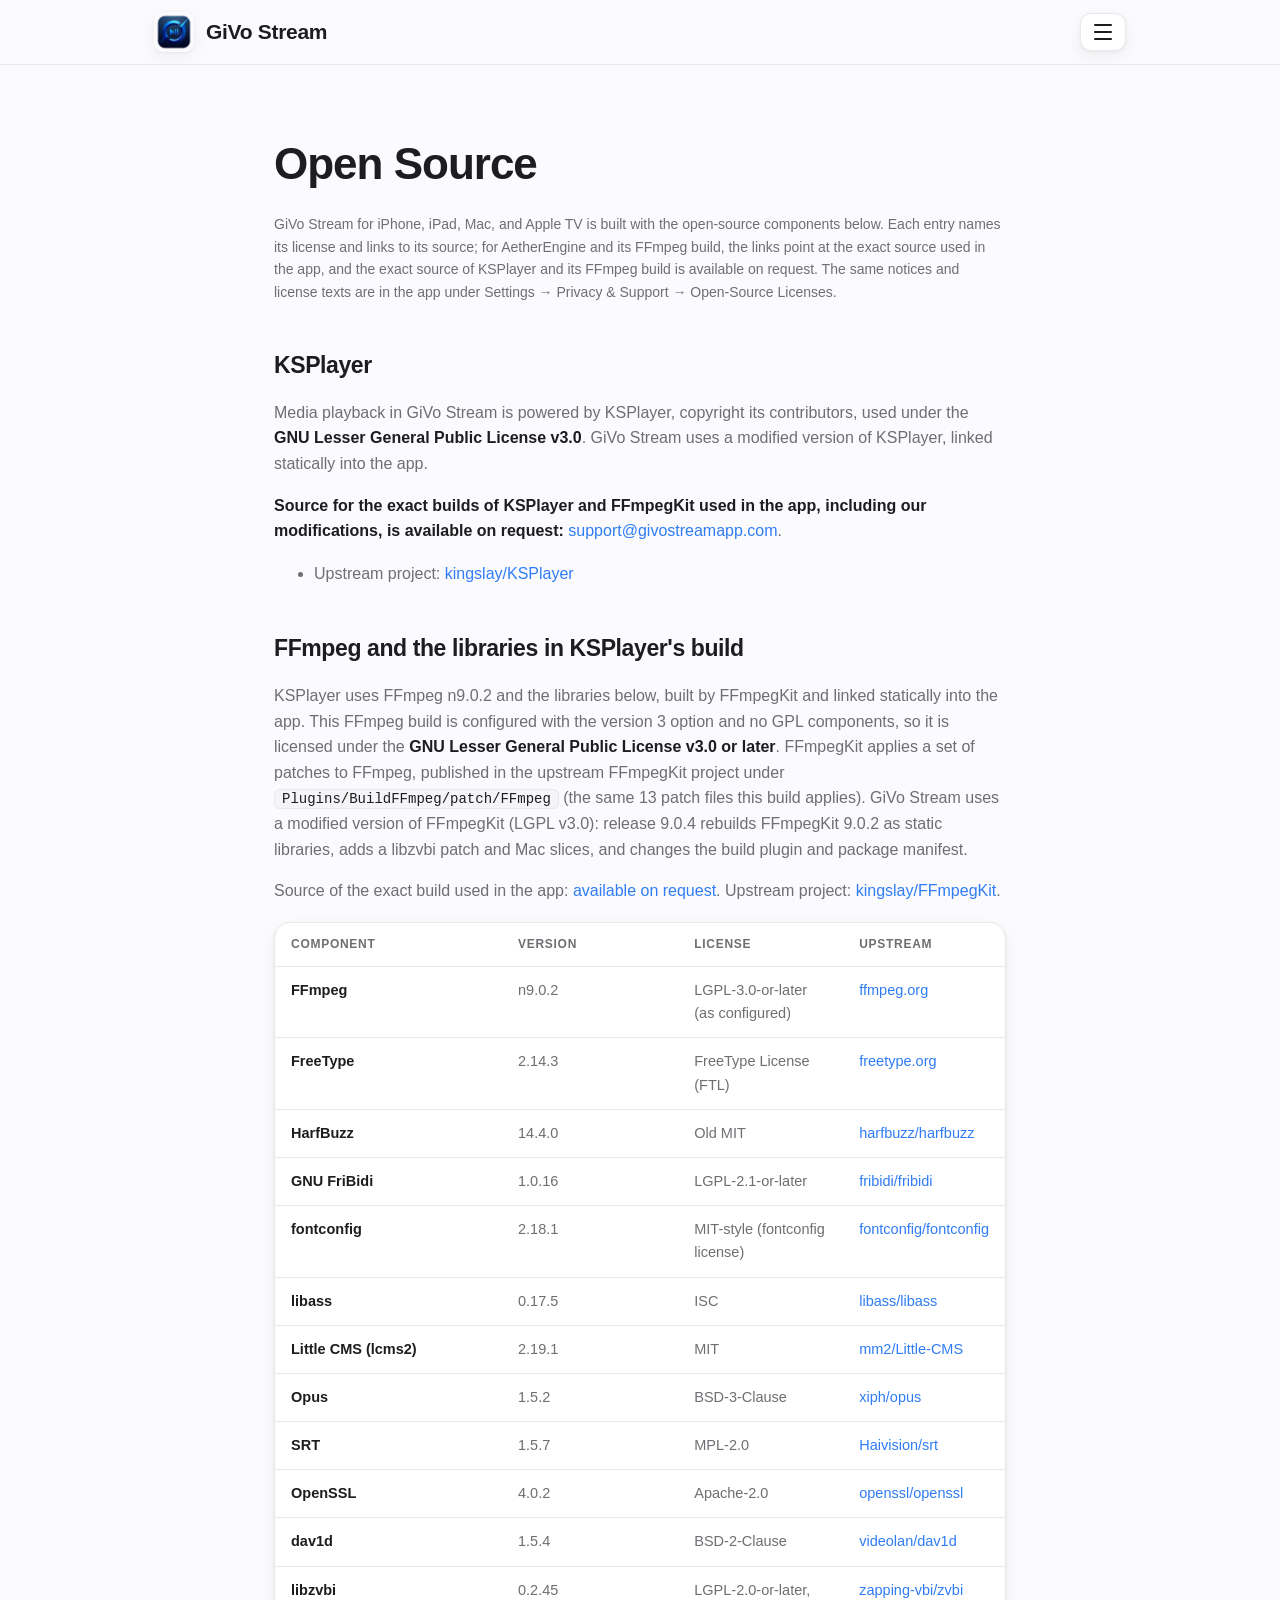
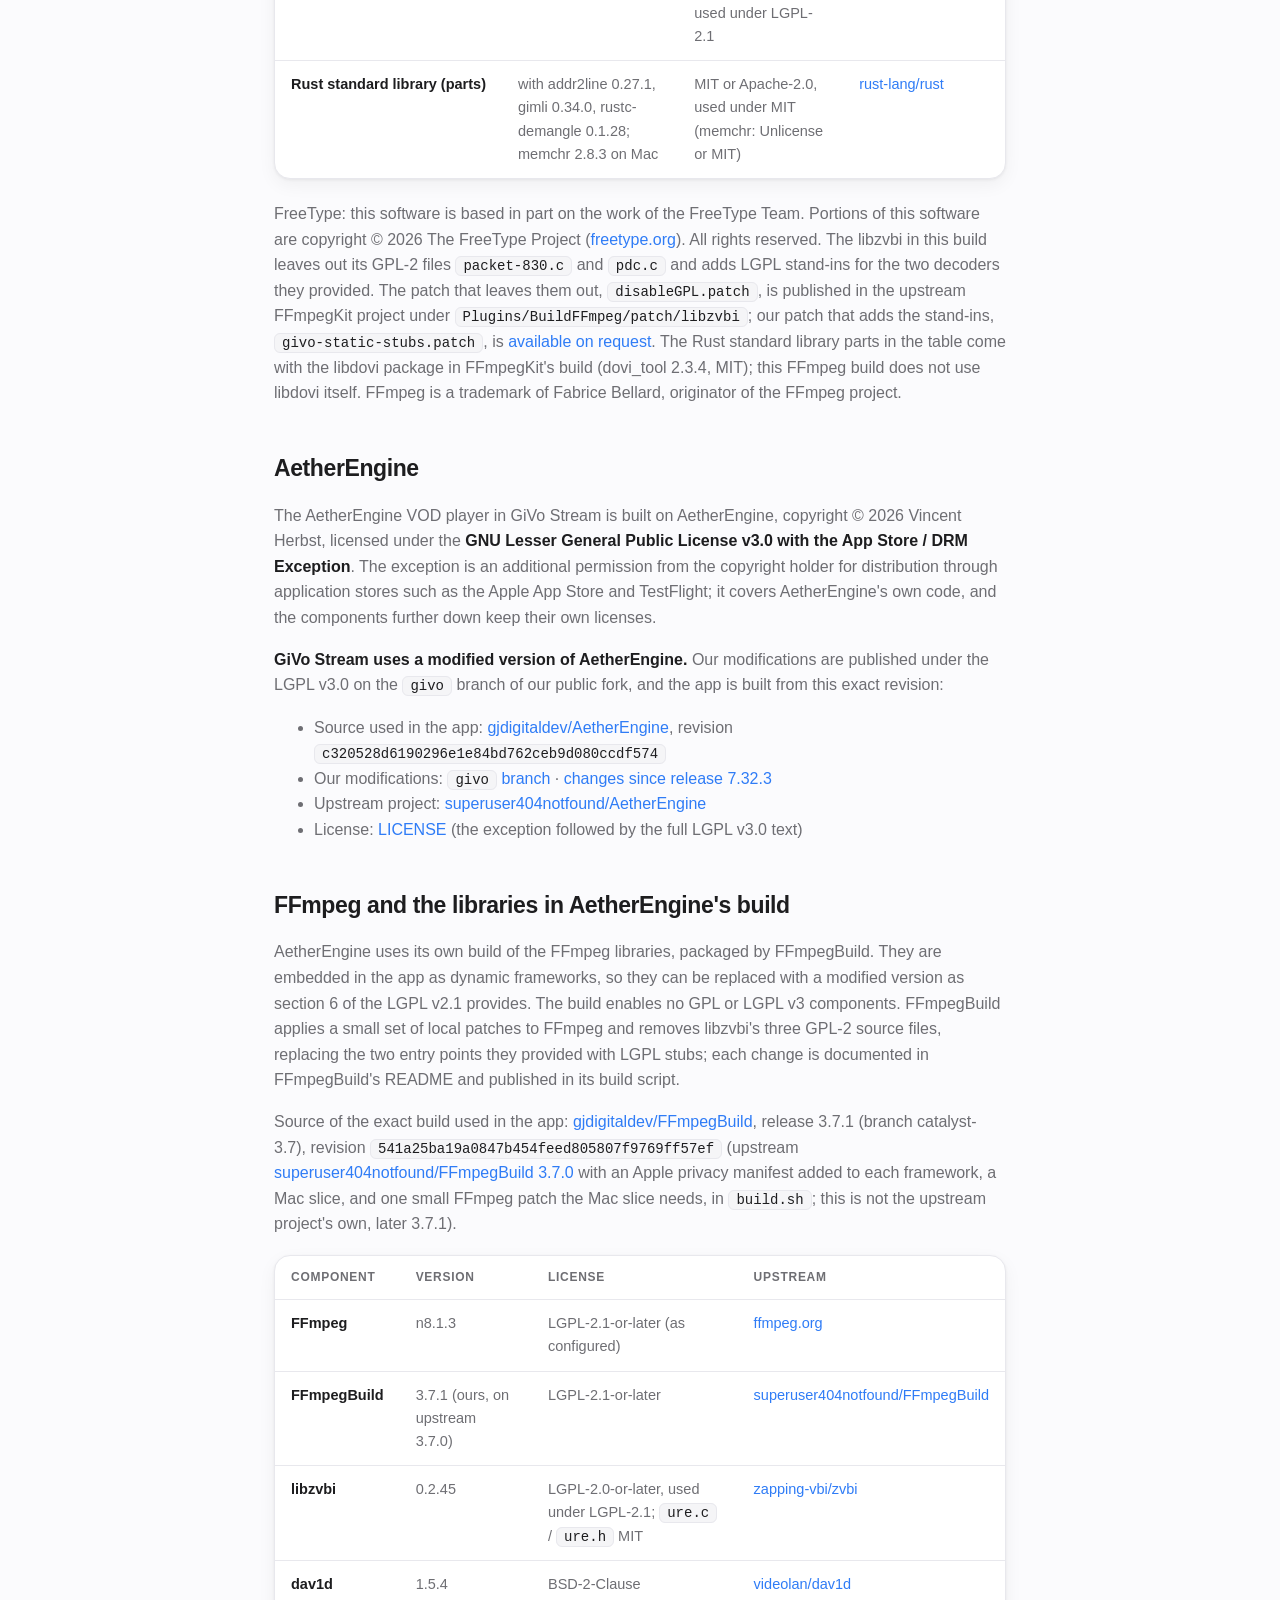
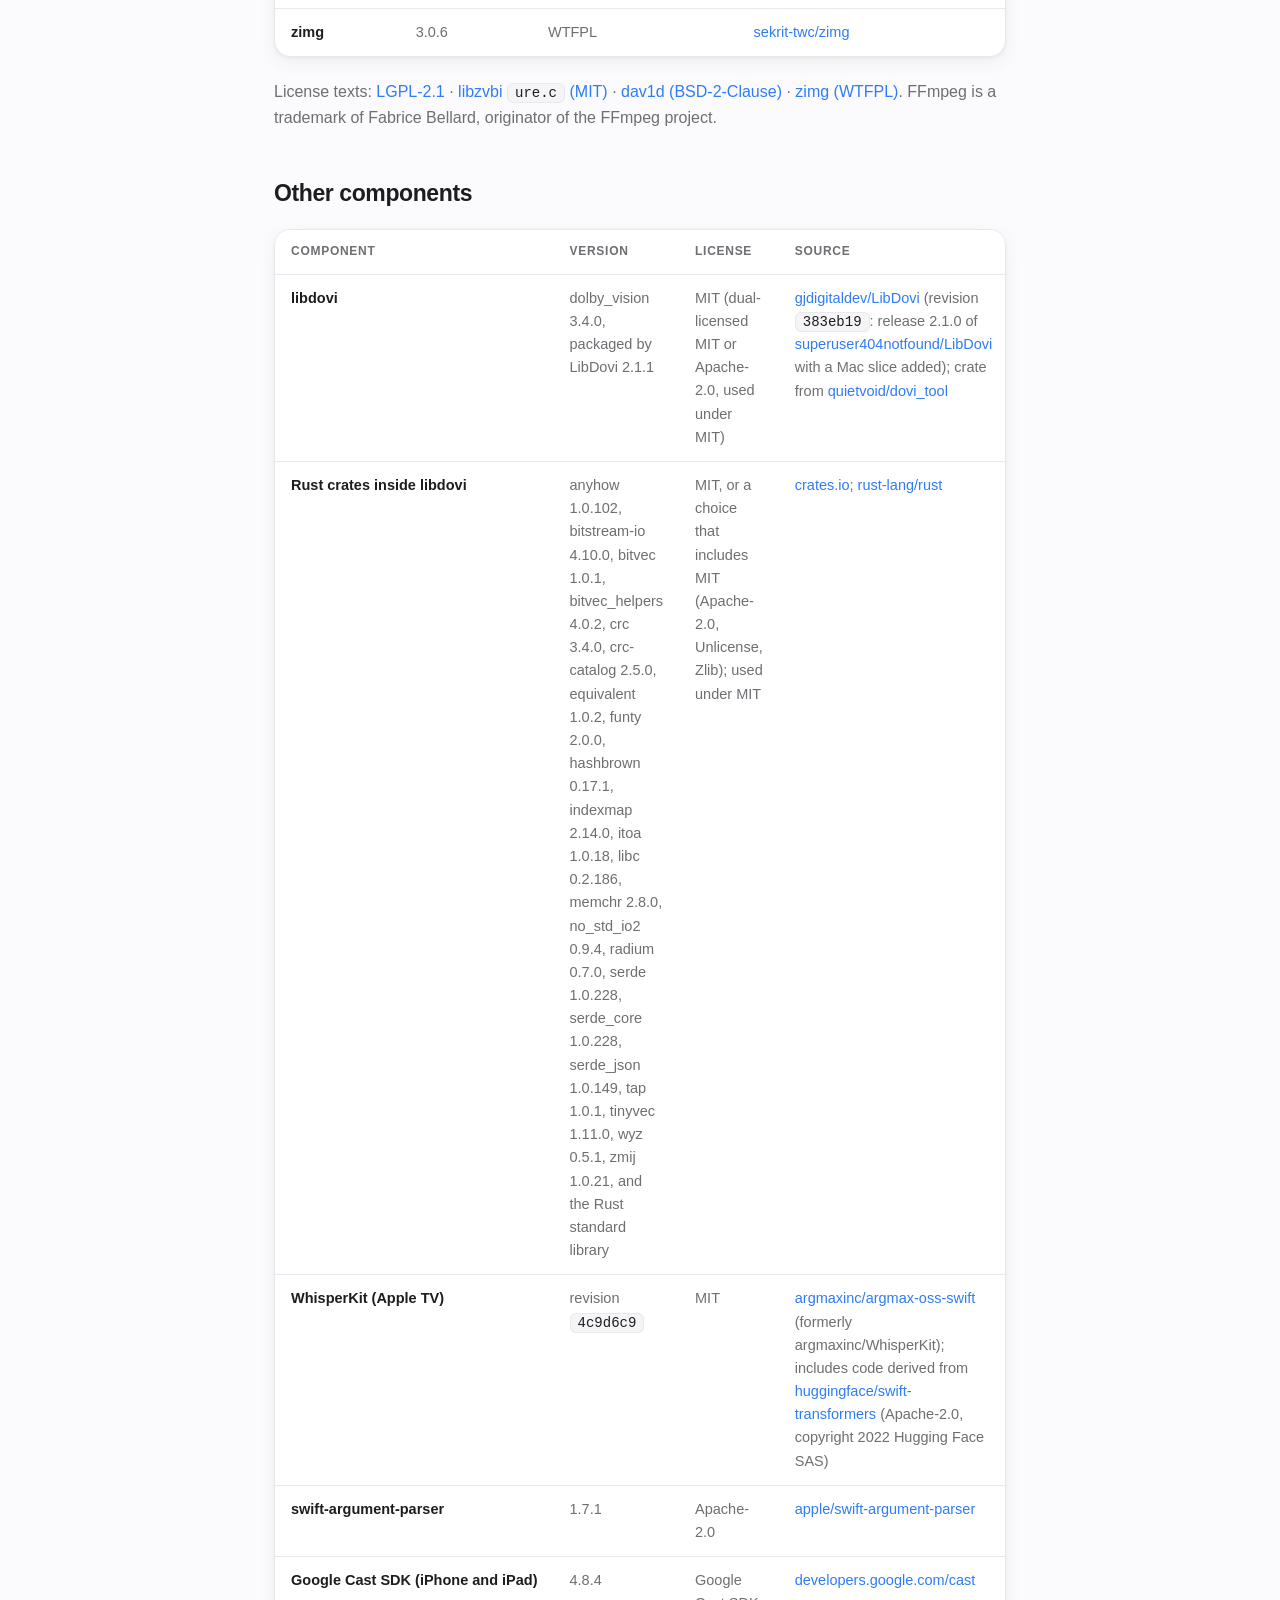
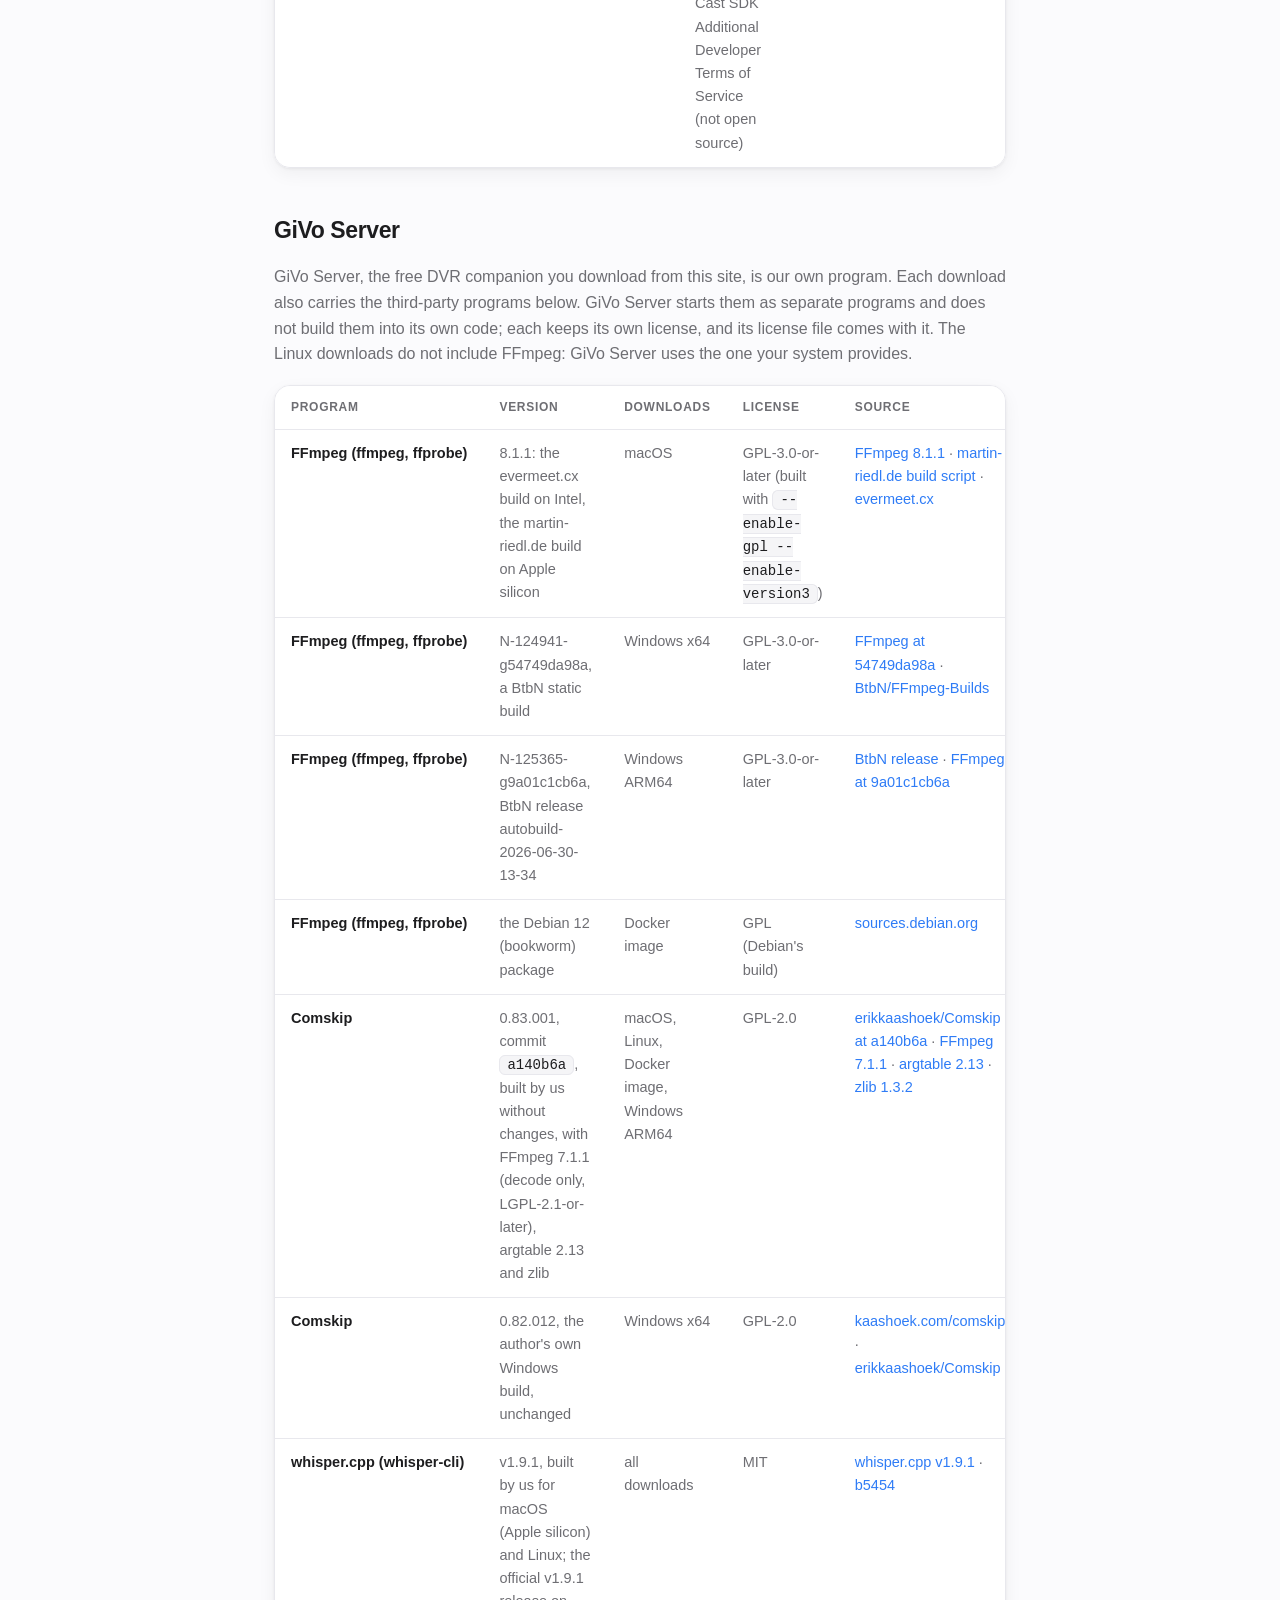
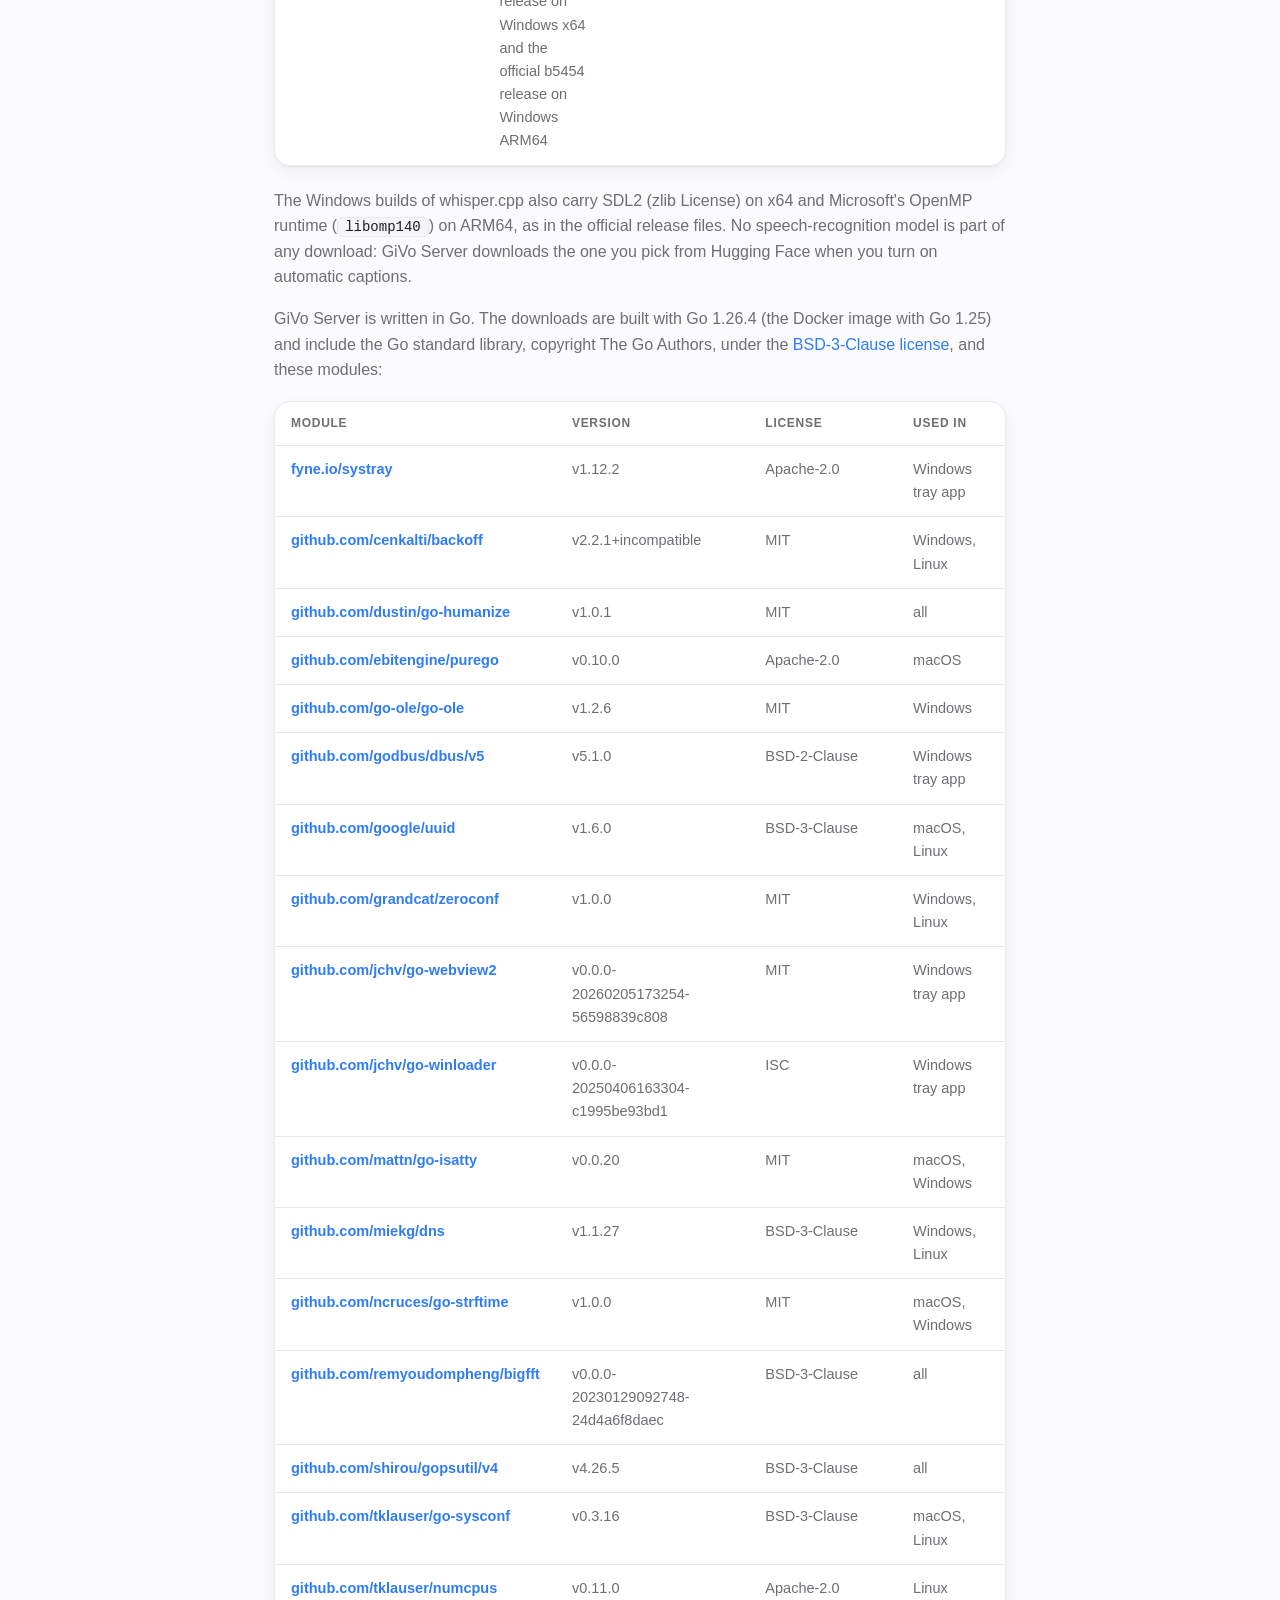
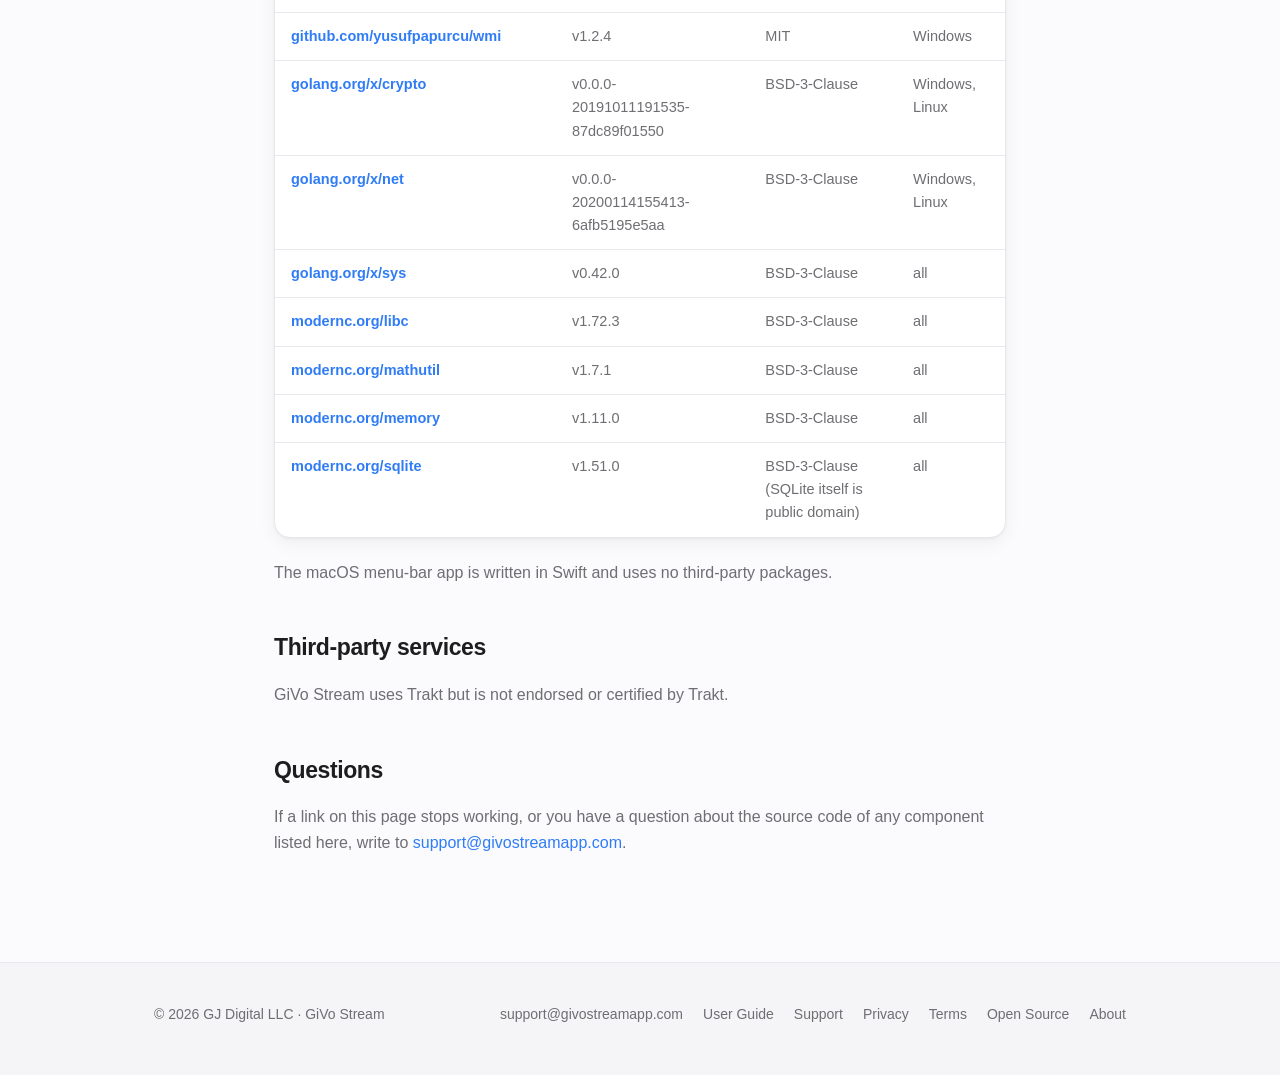
<file: open-source.html>
<!DOCTYPE html>
<html lang="en">
<head>
<meta charset="utf-8">
<meta name="viewport" content="width=device-width, initial-scale=1">
<title>Open Source — GiVo Stream</title>
<meta name="description" content="Open-source components used by GiVo Stream, their licenses, and links to the exact source code used in the app.">
<link rel="icon" type="image/png" sizes="64x64" href="/assets/favicon-64.png">
<link rel="apple-touch-icon" href="/assets/icon-180.png">
<link rel="stylesheet" href="/styles.css?v=22">
</head>
<body>

<nav>
  <div class="wrap">
    <img width="180" height="180" src="/assets/icon-180.png" alt="GiVo Stream icon">
    <a class="brand" href="/">GiVo Stream</a>
    <div class="links">
      <a href="/#features">Features</a>
      <a href="/#sports">Sports Zone</a>
      <a href="/#download">DVR Server</a>
      <a href="/linux.html">Linux &amp; NAS</a>
      <a href="/userguide.html">User Guide</a>
      <a href="/support.html">Support</a>
      <a href="/privacy.html">Privacy</a>
      <a href="/terms.html">Terms</a>
      <a href="/open-source.html">Open Source</a>
      <a href="/about.html">About</a>
    </div>
    <details class="menu">
      <summary aria-label="Menu"><span></span><span></span><span></span></summary>
      <div class="dropdown">
        <a href="/#features">Features</a>
        <a href="/#sports">Sports Zone</a>
        <a href="/#download">DVR Server Downloads</a>
        <a href="/linux.html">Linux &amp; NAS Setup</a>
        <a href="/userguide.html">User Guide</a>
        <a href="/support.html">Support</a>
        <a href="/privacy.html">Privacy Policy</a>
        <a href="/terms.html">Terms of Service</a>
        <a href="/open-source.html">Open Source</a>
        <a href="/about.html">About</a>
        <div class="dd-sep"></div>
        <a href="/#appstore">App Store <span class="soon-pill">COMING SOON</span></a>
        <a href="https://testflight.apple.com/join/amYRbhWM" target="_blank" rel="noopener">Join the Beta</a>
        <a href="https://discord.gg/Vh5wXTSwYg" target="_blank" rel="noopener">Discord</a>
      </div>
    </details>
  </div>
</nav>

<article>
  <h1>Open Source</h1>
  <p class="updated">GiVo Stream for iPhone, iPad, Mac, and Apple&nbsp;TV is built with
  the open-source components below. Each entry names its license and links to its
  source; for AetherEngine and its FFmpeg build, the links point at the exact source
  used in the app, and the exact source of KSPlayer and its FFmpeg build is
  available on request. The same notices and license texts are in the app under
  Settings → Privacy &amp; Support → Open-Source Licenses.</p>

  <h2>KSPlayer</h2>
  <p>Media playback in GiVo Stream is powered by KSPlayer, copyright its
  contributors, used under the <strong>GNU Lesser General Public License
  v3.0</strong>. GiVo Stream uses a modified version of KSPlayer, linked statically
  into the app.</p>
  <!-- R2532-lic (D113): the one source-offer line for KSPlayer and FFmpegKit; republishing the forks replaces only this paragraph. -->
  <p id="source-on-request"><strong>Source for the exact builds of KSPlayer and
  FFmpegKit used in the app, including our modifications, is available on request:</strong>
  <a href="mailto:support@givostreamapp.com">support@givostreamapp.com</a>.</p>
  <ul>
    <li>Upstream project: <a href="https://github.com/kingslay/KSPlayer" target="_blank" rel="noopener">kingslay/KSPlayer</a></li>
  </ul>

  <h2>FFmpeg and the libraries in KSPlayer's build</h2>
  <p>KSPlayer uses FFmpeg n9.0.2 and the libraries below, built by FFmpegKit and
  linked statically into the app. This FFmpeg build is configured with the version 3
  option and no GPL components, so it is licensed under the <strong>GNU Lesser
  General Public License v3.0 or later</strong>. FFmpegKit applies a set of patches
  to FFmpeg, published in the upstream FFmpegKit project under
  <a href="https://github.com/kingslay/FFmpegKit/tree/83bfdebc5fad3addacca476e8225162c443b8f0b/Plugins/BuildFFmpeg/patch/FFmpeg" target="_blank" rel="noopener"><code>Plugins/BuildFFmpeg/patch/FFmpeg</code></a>
  (the same 13 patch files this build applies).
  GiVo Stream uses a modified version of FFmpegKit (LGPL v3.0): release 9.0.4
  rebuilds FFmpegKit 9.0.2 as static libraries, adds a libzvbi patch and Mac
  slices, and changes the build plugin and package manifest.</p>
  <p>Source of the exact build used in the app:
  <a href="#source-on-request">available on request</a>. Upstream project:
  <a href="https://github.com/kingslay/FFmpegKit" target="_blank" rel="noopener">kingslay/FFmpegKit</a>.</p>

  <div class="gtable"><table>
    <thead><tr><th>Component</th><th>Version</th><th>License</th><th>Upstream</th></tr></thead>
    <tbody>
      <tr><td>FFmpeg</td><td>n9.0.2</td><td>LGPL-3.0-or-later (as configured)</td><td><a href="https://ffmpeg.org" target="_blank" rel="noopener">ffmpeg.org</a></td></tr>
      <tr><td>FreeType</td><td>2.14.3</td><td>FreeType License (FTL)</td><td><a href="https://freetype.org" target="_blank" rel="noopener">freetype.org</a></td></tr>
      <tr><td>HarfBuzz</td><td>14.4.0</td><td>Old MIT</td><td><a href="https://github.com/harfbuzz/harfbuzz" target="_blank" rel="noopener">harfbuzz/harfbuzz</a></td></tr>
      <tr><td>GNU FriBidi</td><td>1.0.16</td><td>LGPL-2.1-or-later</td><td><a href="https://github.com/fribidi/fribidi" target="_blank" rel="noopener">fribidi/fribidi</a></td></tr>
      <tr><td>fontconfig</td><td>2.18.1</td><td>MIT-style (fontconfig license)</td><td><a href="https://gitlab.freedesktop.org/fontconfig/fontconfig" target="_blank" rel="noopener">fontconfig/fontconfig</a></td></tr>
      <tr><td>libass</td><td>0.17.5</td><td>ISC</td><td><a href="https://github.com/libass/libass" target="_blank" rel="noopener">libass/libass</a></td></tr>
      <tr><td>Little CMS (lcms2)</td><td>2.19.1</td><td>MIT</td><td><a href="https://github.com/mm2/Little-CMS" target="_blank" rel="noopener">mm2/Little-CMS</a></td></tr>
      <tr><td>Opus</td><td>1.5.2</td><td>BSD-3-Clause</td><td><a href="https://github.com/xiph/opus" target="_blank" rel="noopener">xiph/opus</a></td></tr>
      <tr><td>SRT</td><td>1.5.7</td><td>MPL-2.0</td><td><a href="https://github.com/Haivision/srt" target="_blank" rel="noopener">Haivision/srt</a></td></tr>
      <tr><td>OpenSSL</td><td>4.0.2</td><td>Apache-2.0</td><td><a href="https://github.com/openssl/openssl" target="_blank" rel="noopener">openssl/openssl</a></td></tr>
      <tr><td>dav1d</td><td>1.5.4</td><td>BSD-2-Clause</td><td><a href="https://code.videolan.org/videolan/dav1d" target="_blank" rel="noopener">videolan/dav1d</a></td></tr>
      <tr><td>libzvbi</td><td>0.2.45</td><td>LGPL-2.0-or-later, used under LGPL-2.1</td><td><a href="https://github.com/zapping-vbi/zvbi" target="_blank" rel="noopener">zapping-vbi/zvbi</a></td></tr>
      <tr><td>Rust standard library (parts)</td><td>with addr2line 0.27.1, gimli 0.34.0, rustc-demangle 0.1.28; memchr 2.8.3 on Mac</td><td>MIT or Apache-2.0, used under MIT (memchr: Unlicense or MIT)</td><td><a href="https://github.com/rust-lang/rust" target="_blank" rel="noopener">rust-lang/rust</a></td></tr>
    </tbody>
  </table></div>

  <p>FreeType: this software is based in part on the work of the FreeType Team.
  Portions of this software are copyright © 2026 The FreeType Project
  (<a href="https://freetype.org" target="_blank" rel="noopener">freetype.org</a>). All rights reserved.
  The libzvbi in this build leaves out its GPL-2 files <code>packet-830.c</code> and
  <code>pdc.c</code> and adds LGPL stand-ins for the two decoders they provided. The
  patch that leaves them out, <code>disableGPL.patch</code>, is published in the upstream
  FFmpegKit project under <a href="https://github.com/kingslay/FFmpegKit/tree/83bfdebc5fad3addacca476e8225162c443b8f0b/Plugins/BuildFFmpeg/patch/libzvbi" target="_blank" rel="noopener"><code>Plugins/BuildFFmpeg/patch/libzvbi</code></a>;
  our patch that adds the stand-ins, <code>givo-static-stubs.patch</code>, is
  <a href="#source-on-request">available on request</a>. The Rust standard library parts
  in the table come with the libdovi package in FFmpegKit's build (dovi_tool 2.3.4, MIT);
  this FFmpeg build does not use libdovi itself. FFmpeg is a trademark of Fabrice Bellard, originator of the FFmpeg
  project.</p>

  <h2>AetherEngine</h2>
  <p>The AetherEngine VOD player in GiVo Stream is built on AetherEngine, copyright
  © 2026 Vincent Herbst, licensed under the <strong>GNU Lesser General Public
  License v3.0 with the App Store / DRM Exception</strong>. The exception is an
  additional permission from the copyright holder for distribution through
  application stores such as the Apple App Store and TestFlight; it covers
  AetherEngine's own code, and the components further down keep their own
  licenses.</p>
  <p><strong>GiVo Stream uses a modified version of AetherEngine.</strong> Our
  modifications are published under the LGPL v3.0 on the <code>givo</code> branch
  of our public fork, and the app is built from this exact revision:</p>
  <ul>
    <li>Source used in the app:
      <a href="https://github.com/gjdigitaldev/AetherEngine/tree/c320528d6190296e1e84bd762ceb9d080ccdf574" target="_blank" rel="noopener">gjdigitaldev/AetherEngine</a>,
      revision <code>c320528d6190296e1e84bd762ceb9d080ccdf574</code></li>
    <li>Our modifications:
      <a href="https://github.com/gjdigitaldev/AetherEngine/tree/givo" target="_blank" rel="noopener"><code>givo</code> branch</a> ·
      <a href="https://github.com/gjdigitaldev/AetherEngine/compare/7.32.3...c320528d6190296e1e84bd762ceb9d080ccdf574" target="_blank" rel="noopener">changes since release 7.32.3</a></li>
    <li>Upstream project:
      <a href="https://github.com/superuser404notfound/AetherEngine" target="_blank" rel="noopener">superuser404notfound/AetherEngine</a></li>
    <li>License:
      <a href="https://github.com/gjdigitaldev/AetherEngine/blob/c320528d6190296e1e84bd762ceb9d080ccdf574/LICENSE" target="_blank" rel="noopener">LICENSE</a>
      (the exception followed by the full LGPL v3.0 text)</li>
  </ul>

  <h2>FFmpeg and the libraries in AetherEngine's build</h2>
  <p>AetherEngine uses its own build of the FFmpeg libraries, packaged by FFmpegBuild. They are embedded
  in the app as dynamic frameworks, so they can be replaced with a modified version
  as section 6 of the LGPL v2.1 provides. The build enables no GPL or LGPL v3
  components. FFmpegBuild applies a small set of local patches to FFmpeg and removes
  libzvbi's three GPL-2 source files, replacing the two entry points they provided
  with LGPL stubs; each change is documented in FFmpegBuild's README and published
  in its build script.</p>
  <p>Source of the exact build used in the app:
  <a href="https://github.com/gjdigitaldev/FFmpegBuild/tree/541a25ba19a0847b454feed805807f9769ff57ef" target="_blank" rel="noopener">gjdigitaldev/FFmpegBuild</a>,
  release 3.7.1 (branch catalyst-3.7), revision <code>541a25ba19a0847b454feed805807f9769ff57ef</code> (upstream
  <a href="https://github.com/superuser404notfound/FFmpegBuild/tree/3.7.0" target="_blank" rel="noopener">superuser404notfound/FFmpegBuild 3.7.0</a>
  with an Apple privacy manifest added to each framework, a Mac slice, and one small FFmpeg
  patch the Mac slice needs, in <code>build.sh</code>; this is not the upstream project's own,
  later 3.7.1).</p>

  <div class="gtable"><table>
    <thead><tr><th>Component</th><th>Version</th><th>License</th><th>Upstream</th></tr></thead>
    <tbody>
      <tr><td>FFmpeg</td><td>n8.1.3</td><td>LGPL-2.1-or-later (as configured)</td><td><a href="https://ffmpeg.org" target="_blank" rel="noopener">ffmpeg.org</a></td></tr>
      <tr><td>FFmpegBuild</td><td>3.7.1 (ours, on upstream 3.7.0)</td><td>LGPL-2.1-or-later</td><td><a href="https://github.com/superuser404notfound/FFmpegBuild" target="_blank" rel="noopener">superuser404notfound/FFmpegBuild</a></td></tr>
      <tr><td>libzvbi</td><td>0.2.45</td><td>LGPL-2.0-or-later, used under LGPL-2.1; <code>ure.c</code> / <code>ure.h</code> MIT</td><td><a href="https://github.com/zapping-vbi/zvbi" target="_blank" rel="noopener">zapping-vbi/zvbi</a></td></tr>
      <tr><td>dav1d</td><td>1.5.4</td><td>BSD-2-Clause</td><td><a href="https://code.videolan.org/videolan/dav1d" target="_blank" rel="noopener">videolan/dav1d</a></td></tr>
      <tr><td>zimg</td><td>3.0.6</td><td>WTFPL</td><td><a href="https://github.com/sekrit-twc/zimg" target="_blank" rel="noopener">sekrit-twc/zimg</a></td></tr>
    </tbody>
  </table></div>

  <p>License texts:
  <a href="https://github.com/gjdigitaldev/FFmpegBuild/blob/541a25ba19a0847b454feed805807f9769ff57ef/LICENSES/LGPL-2.1.txt" target="_blank" rel="noopener">LGPL-2.1</a> ·
  <a href="https://github.com/gjdigitaldev/FFmpegBuild/blob/541a25ba19a0847b454feed805807f9769ff57ef/LICENSES/libzvbi-ure.MIT.txt" target="_blank" rel="noopener">libzvbi <code>ure.c</code> (MIT)</a> ·
  <a href="https://github.com/gjdigitaldev/FFmpegBuild/blob/541a25ba19a0847b454feed805807f9769ff57ef/LICENSES/dav1d.BSD-2-Clause.txt" target="_blank" rel="noopener">dav1d (BSD-2-Clause)</a> ·
  <a href="https://github.com/gjdigitaldev/FFmpegBuild/blob/541a25ba19a0847b454feed805807f9769ff57ef/LICENSES/zimg.WTFPL.txt" target="_blank" rel="noopener">zimg (WTFPL)</a>.
  FFmpeg is a trademark of Fabrice Bellard, originator of the FFmpeg project.</p>

  <h2>Other components</h2>
  <div class="gtable"><table>
    <thead><tr><th>Component</th><th>Version</th><th>License</th><th>Source</th></tr></thead>
    <tbody>
      <tr><td>libdovi</td><td>dolby_vision 3.4.0, packaged by LibDovi 2.1.1</td><td>MIT (dual-licensed MIT or Apache-2.0, used under MIT)</td><td><a href="https://github.com/gjdigitaldev/LibDovi/tree/383eb195e6a83b1d413352cf0c548715c3a0ca72" target="_blank" rel="noopener">gjdigitaldev/LibDovi</a> (revision <code>383eb19</code>: release 2.1.0 of <a href="https://github.com/superuser404notfound/LibDovi" target="_blank" rel="noopener">superuser404notfound/LibDovi</a> with a Mac slice added); crate from <a href="https://github.com/quietvoid/dovi_tool/tree/libdovi-3.4.0" target="_blank" rel="noopener">quietvoid/dovi_tool</a></td></tr>
      <tr><td>Rust crates inside libdovi</td><td>anyhow 1.0.102, bitstream-io 4.10.0, bitvec 1.0.1, bitvec_helpers 4.0.2, crc 3.4.0, crc-catalog 2.5.0, equivalent 1.0.2, funty 2.0.0, hashbrown 0.17.1, indexmap 2.14.0, itoa 1.0.18, libc 0.2.186, memchr 2.8.0, no_std_io2 0.9.4, radium 0.7.0, serde 1.0.228, serde_core 1.0.228, serde_json 1.0.149, tap 1.0.1, tinyvec 1.11.0, wyz 0.5.1, zmij 1.0.21, and the Rust standard library</td><td>MIT, or a choice that includes MIT (Apache-2.0, Unlicense, Zlib); used under MIT</td><td><a href="https://crates.io" target="_blank" rel="noopener">crates.io</a>; <a href="https://github.com/rust-lang/rust" target="_blank" rel="noopener">rust-lang/rust</a></td></tr>
      <tr><td>WhisperKit (Apple TV)</td><td>revision <code>4c9d6c9</code></td><td>MIT</td><td><a href="https://github.com/argmaxinc/argmax-oss-swift/tree/4c9d6c9649b4a588371c0e80756927d51673ff23" target="_blank" rel="noopener">argmaxinc/argmax-oss-swift</a> (formerly argmaxinc/WhisperKit); includes code derived from <a href="https://github.com/huggingface/swift-transformers" target="_blank" rel="noopener">huggingface/swift-transformers</a> (Apache-2.0, copyright 2022 Hugging Face SAS)</td></tr>
      <tr><td>swift-argument-parser</td><td>1.7.1</td><td>Apache-2.0</td><td><a href="https://github.com/apple/swift-argument-parser" target="_blank" rel="noopener">apple/swift-argument-parser</a></td></tr>
      <tr><td>Google Cast SDK (iPhone and iPad)</td><td>4.8.4</td><td>Google Cast SDK Additional Developer Terms of Service (not open source)</td><td><a href="https://developers.google.com/cast/docs/terms" target="_blank" rel="noopener">developers.google.com/cast</a></td></tr>
    </tbody>
  </table></div>

  <h2>GiVo Server</h2>
  <p>GiVo Server, the free DVR companion you download from this site, is our own
  program. Each download also carries the third-party programs below. GiVo Server
  starts them as separate programs and does not build them into its own code; each
  keeps its own license, and its license file comes with it. The Linux downloads do
  not include FFmpeg: GiVo Server uses the one your system provides.</p>

  <div class="gtable"><table>
    <thead><tr><th>Program</th><th>Version</th><th>Downloads</th><th>License</th><th>Source</th></tr></thead>
    <tbody>
      <tr><td>FFmpeg (ffmpeg, ffprobe)</td><td>8.1.1: the evermeet.cx build on Intel, the martin-riedl.de build on Apple silicon</td><td>macOS</td><td>GPL-3.0-or-later (built with <code>--enable-gpl --enable-version3</code>)</td><td><a href="https://ffmpeg.org/releases/ffmpeg-8.1.1.tar.xz" target="_blank" rel="noopener">FFmpeg 8.1.1</a> · <a href="https://git.martin-riedl.de/ffmpeg/build-script" target="_blank" rel="noopener">martin-riedl.de build script</a> · <a href="https://evermeet.cx/ffmpeg/" target="_blank" rel="noopener">evermeet.cx</a></td></tr>
      <tr><td>FFmpeg (ffmpeg, ffprobe)</td><td>N-124941-g54749da98a, a BtbN static build</td><td>Windows x64</td><td>GPL-3.0-or-later</td><td><a href="https://github.com/FFmpeg/FFmpeg/tree/54749da98a" target="_blank" rel="noopener">FFmpeg at 54749da98a</a> · <a href="https://github.com/BtbN/FFmpeg-Builds" target="_blank" rel="noopener">BtbN/FFmpeg-Builds</a></td></tr>
      <tr><td>FFmpeg (ffmpeg, ffprobe)</td><td>N-125365-g9a01c1cb6a, BtbN release autobuild-2026-06-30-13-34</td><td>Windows ARM64</td><td>GPL-3.0-or-later</td><td><a href="https://github.com/BtbN/FFmpeg-Builds/releases/tag/autobuild-2026-06-30-13-34" target="_blank" rel="noopener">BtbN release</a> · <a href="https://github.com/FFmpeg/FFmpeg/tree/9a01c1cb6a" target="_blank" rel="noopener">FFmpeg at 9a01c1cb6a</a></td></tr>
      <tr><td>FFmpeg (ffmpeg, ffprobe)</td><td>the Debian 12 (bookworm) package</td><td>Docker image</td><td>GPL (Debian's build)</td><td><a href="https://sources.debian.org/src/ffmpeg/" target="_blank" rel="noopener">sources.debian.org</a></td></tr>
      <tr><td>Comskip</td><td>0.83.001, commit <code>a140b6a</code>, built by us without changes, with FFmpeg 7.1.1 (decode only, LGPL-2.1-or-later), argtable 2.13 and zlib</td><td>macOS, Linux, Docker image, Windows ARM64</td><td>GPL-2.0</td><td><a href="https://github.com/erikkaashoek/Comskip/tree/a140b6ac8bc8f596729e9052819affc779c3b377" target="_blank" rel="noopener">erikkaashoek/Comskip at a140b6a</a> · <a href="https://ffmpeg.org/releases/ffmpeg-7.1.1.tar.xz" target="_blank" rel="noopener">FFmpeg 7.1.1</a> · <a href="https://downloads.sourceforge.net/project/argtable/argtable/argtable-2.13/argtable2-13.tar.gz" target="_blank" rel="noopener">argtable 2.13</a> · <a href="https://zlib.net/fossils/zlib-1.3.2.tar.gz" target="_blank" rel="noopener">zlib 1.3.2</a></td></tr>
      <tr><td>Comskip</td><td>0.82.012, the author's own Windows build, unchanged</td><td>Windows x64</td><td>GPL-2.0</td><td><a href="http://www.kaashoek.com/comskip/" target="_blank" rel="noopener">kaashoek.com/comskip</a> · <a href="https://github.com/erikkaashoek/Comskip" target="_blank" rel="noopener">erikkaashoek/Comskip</a></td></tr>
      <tr><td>whisper.cpp (whisper-cli)</td><td>v1.9.1, built by us for macOS (Apple silicon) and Linux; the official v1.9.1 release on Windows x64 and the official b5454 release on Windows ARM64</td><td>all downloads</td><td>MIT</td><td><a href="https://github.com/ggml-org/whisper.cpp/tree/v1.9.1" target="_blank" rel="noopener">whisper.cpp v1.9.1</a> · <a href="https://github.com/ggml-org/whisper.cpp/tree/b5454" target="_blank" rel="noopener">b5454</a></td></tr>
    </tbody>
  </table></div>

  <p>The Windows builds of whisper.cpp also carry SDL2 (zlib License) on x64 and
  Microsoft's OpenMP runtime (<code>libomp140</code>) on ARM64, as in the official
  release files. No speech-recognition model is part of any download: GiVo Server
  downloads the one you pick from Hugging Face when you turn on automatic captions.</p>

  <p>GiVo Server is written in Go. The downloads are built with Go 1.26.4 (the Docker
  image with Go 1.25) and include the Go standard library, copyright The Go Authors,
  under the <a href="https://github.com/golang/go/blob/master/LICENSE" target="_blank" rel="noopener">BSD-3-Clause license</a>, and these modules:</p>

  <div class="gtable"><table>
    <thead><tr><th>Module</th><th>Version</th><th>License</th><th>Used in</th></tr></thead>
    <tbody>
      <tr><td><a href="https://pkg.go.dev/fyne.io/systray@v1.12.2" target="_blank" rel="noopener">fyne.io/systray</a></td><td>v1.12.2</td><td>Apache-2.0</td><td>Windows tray app</td></tr>
      <tr><td><a href="https://pkg.go.dev/github.com/cenkalti/backoff@v2.2.1+incompatible" target="_blank" rel="noopener">github.com/cenkalti/backoff</a></td><td>v2.2.1+incompatible</td><td>MIT</td><td>Windows, Linux</td></tr>
      <tr><td><a href="https://pkg.go.dev/github.com/dustin/go-humanize@v1.0.1" target="_blank" rel="noopener">github.com/dustin/go-humanize</a></td><td>v1.0.1</td><td>MIT</td><td>all</td></tr>
      <tr><td><a href="https://pkg.go.dev/github.com/ebitengine/purego@v0.10.0" target="_blank" rel="noopener">github.com/ebitengine/purego</a></td><td>v0.10.0</td><td>Apache-2.0</td><td>macOS</td></tr>
      <tr><td><a href="https://pkg.go.dev/github.com/go-ole/go-ole@v1.2.6" target="_blank" rel="noopener">github.com/go-ole/go-ole</a></td><td>v1.2.6</td><td>MIT</td><td>Windows</td></tr>
      <tr><td><a href="https://pkg.go.dev/github.com/godbus/dbus/v5@v5.1.0" target="_blank" rel="noopener">github.com/godbus/dbus/v5</a></td><td>v5.1.0</td><td>BSD-2-Clause</td><td>Windows tray app</td></tr>
      <tr><td><a href="https://pkg.go.dev/github.com/google/uuid@v1.6.0" target="_blank" rel="noopener">github.com/google/uuid</a></td><td>v1.6.0</td><td>BSD-3-Clause</td><td>macOS, Linux</td></tr>
      <tr><td><a href="https://pkg.go.dev/github.com/grandcat/zeroconf@v1.0.0" target="_blank" rel="noopener">github.com/grandcat/zeroconf</a></td><td>v1.0.0</td><td>MIT</td><td>Windows, Linux</td></tr>
      <tr><td><a href="https://pkg.go.dev/github.com/jchv/go-webview2@v0.0.0-20260205173254-56598839c808" target="_blank" rel="noopener">github.com/jchv/go-webview2</a></td><td>v0.0.0-20260205173254-56598839c808</td><td>MIT</td><td>Windows tray app</td></tr>
      <tr><td><a href="https://pkg.go.dev/github.com/jchv/go-winloader@v0.0.0-20250406163304-c1995be93bd1" target="_blank" rel="noopener">github.com/jchv/go-winloader</a></td><td>v0.0.0-20250406163304-c1995be93bd1</td><td>ISC</td><td>Windows tray app</td></tr>
      <tr><td><a href="https://pkg.go.dev/github.com/mattn/go-isatty@v0.0.20" target="_blank" rel="noopener">github.com/mattn/go-isatty</a></td><td>v0.0.20</td><td>MIT</td><td>macOS, Windows</td></tr>
      <tr><td><a href="https://pkg.go.dev/github.com/miekg/dns@v1.1.27" target="_blank" rel="noopener">github.com/miekg/dns</a></td><td>v1.1.27</td><td>BSD-3-Clause</td><td>Windows, Linux</td></tr>
      <tr><td><a href="https://pkg.go.dev/github.com/ncruces/go-strftime@v1.0.0" target="_blank" rel="noopener">github.com/ncruces/go-strftime</a></td><td>v1.0.0</td><td>MIT</td><td>macOS, Windows</td></tr>
      <tr><td><a href="https://pkg.go.dev/github.com/remyoudompheng/bigfft@v0.0.0-20230129092748-24d4a6f8daec" target="_blank" rel="noopener">github.com/remyoudompheng/bigfft</a></td><td>v0.0.0-20230129092748-24d4a6f8daec</td><td>BSD-3-Clause</td><td>all</td></tr>
      <tr><td><a href="https://pkg.go.dev/github.com/shirou/gopsutil/v4@v4.26.5" target="_blank" rel="noopener">github.com/shirou/gopsutil/v4</a></td><td>v4.26.5</td><td>BSD-3-Clause</td><td>all</td></tr>
      <tr><td><a href="https://pkg.go.dev/github.com/tklauser/go-sysconf@v0.3.16" target="_blank" rel="noopener">github.com/tklauser/go-sysconf</a></td><td>v0.3.16</td><td>BSD-3-Clause</td><td>macOS, Linux</td></tr>
      <tr><td><a href="https://pkg.go.dev/github.com/tklauser/numcpus@v0.11.0" target="_blank" rel="noopener">github.com/tklauser/numcpus</a></td><td>v0.11.0</td><td>Apache-2.0</td><td>Linux</td></tr>
      <tr><td><a href="https://pkg.go.dev/github.com/yusufpapurcu/wmi@v1.2.4" target="_blank" rel="noopener">github.com/yusufpapurcu/wmi</a></td><td>v1.2.4</td><td>MIT</td><td>Windows</td></tr>
      <tr><td><a href="https://github.com/golang/crypto/tree/87dc89f01550" target="_blank" rel="noopener">golang.org/x/crypto</a></td><td>v0.0.0-20191011191535-87dc89f01550</td><td>BSD-3-Clause</td><td>Windows, Linux</td></tr>
      <tr><td><a href="https://github.com/golang/net/tree/6afb5195e5aa" target="_blank" rel="noopener">golang.org/x/net</a></td><td>v0.0.0-20200114155413-6afb5195e5aa</td><td>BSD-3-Clause</td><td>Windows, Linux</td></tr>
      <tr><td><a href="https://pkg.go.dev/golang.org/x/sys@v0.42.0" target="_blank" rel="noopener">golang.org/x/sys</a></td><td>v0.42.0</td><td>BSD-3-Clause</td><td>all</td></tr>
      <tr><td><a href="https://pkg.go.dev/modernc.org/libc@v1.72.3" target="_blank" rel="noopener">modernc.org/libc</a></td><td>v1.72.3</td><td>BSD-3-Clause</td><td>all</td></tr>
      <tr><td><a href="https://pkg.go.dev/modernc.org/mathutil@v1.7.1" target="_blank" rel="noopener">modernc.org/mathutil</a></td><td>v1.7.1</td><td>BSD-3-Clause</td><td>all</td></tr>
      <tr><td><a href="https://pkg.go.dev/modernc.org/memory@v1.11.0" target="_blank" rel="noopener">modernc.org/memory</a></td><td>v1.11.0</td><td>BSD-3-Clause</td><td>all</td></tr>
      <tr><td><a href="https://pkg.go.dev/modernc.org/sqlite@v1.51.0" target="_blank" rel="noopener">modernc.org/sqlite</a></td><td>v1.51.0</td><td>BSD-3-Clause (SQLite itself is public domain)</td><td>all</td></tr>
    </tbody>
  </table></div>

  <p>The macOS menu-bar app is written in Swift and uses no third-party packages.</p>

  <h2>Third-party services</h2>
  <p>GiVo Stream uses Trakt but is not endorsed or certified by Trakt.</p>

  <h2>Questions</h2>
  <p>If a link on this page stops working, or you have a question about the source
  code of any component listed here, write to
  <a href="mailto:support@givostreamapp.com">support@givostreamapp.com</a>.</p>
</article>

<footer>
  <div class="wrap">
    <span>© 2026 <a href="https://gj-digital.com" target="_blank" rel="noopener">GJ Digital LLC</a> · GiVo Stream</span>
    <div class="links">
      <a href="mailto:support@givostreamapp.com">support@givostreamapp.com</a>
      <a href="/userguide.html">User Guide</a>
      <a href="/support.html">Support</a>
      <a href="/privacy.html">Privacy</a>
      <a href="/terms.html">Terms</a>
      <a href="/open-source.html">Open Source</a>
      <a href="/about.html">About</a>
    </div>
  </div>
</footer>

<script>
document.querySelectorAll("details.menu .dropdown a").forEach(function (a) {
  a.addEventListener("click", function () {
    a.closest("details").removeAttribute("open");
  });
});
document.addEventListener("click", function (e) {
  var d = document.querySelector("details.menu[open]");
  if (d && !d.contains(e.target)) d.removeAttribute("open");
});
</script>
</body>
</html>
</file>
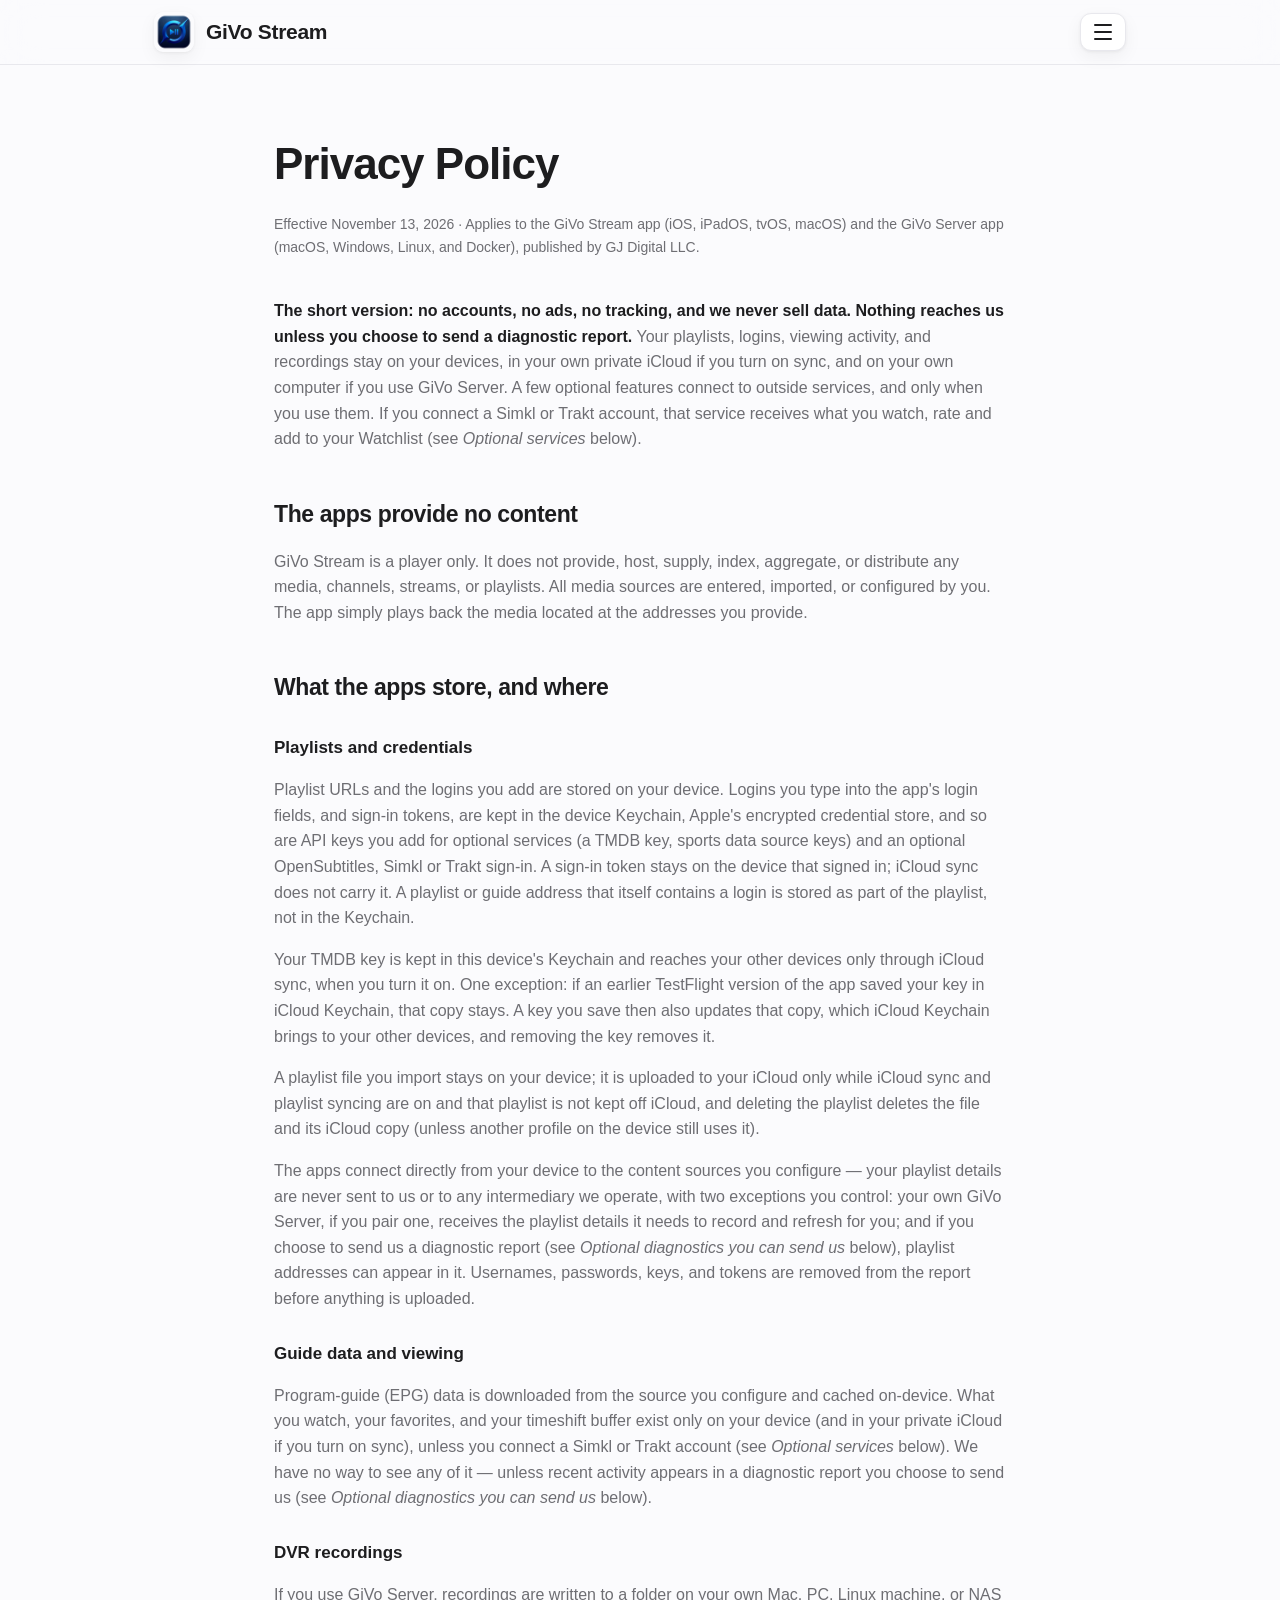
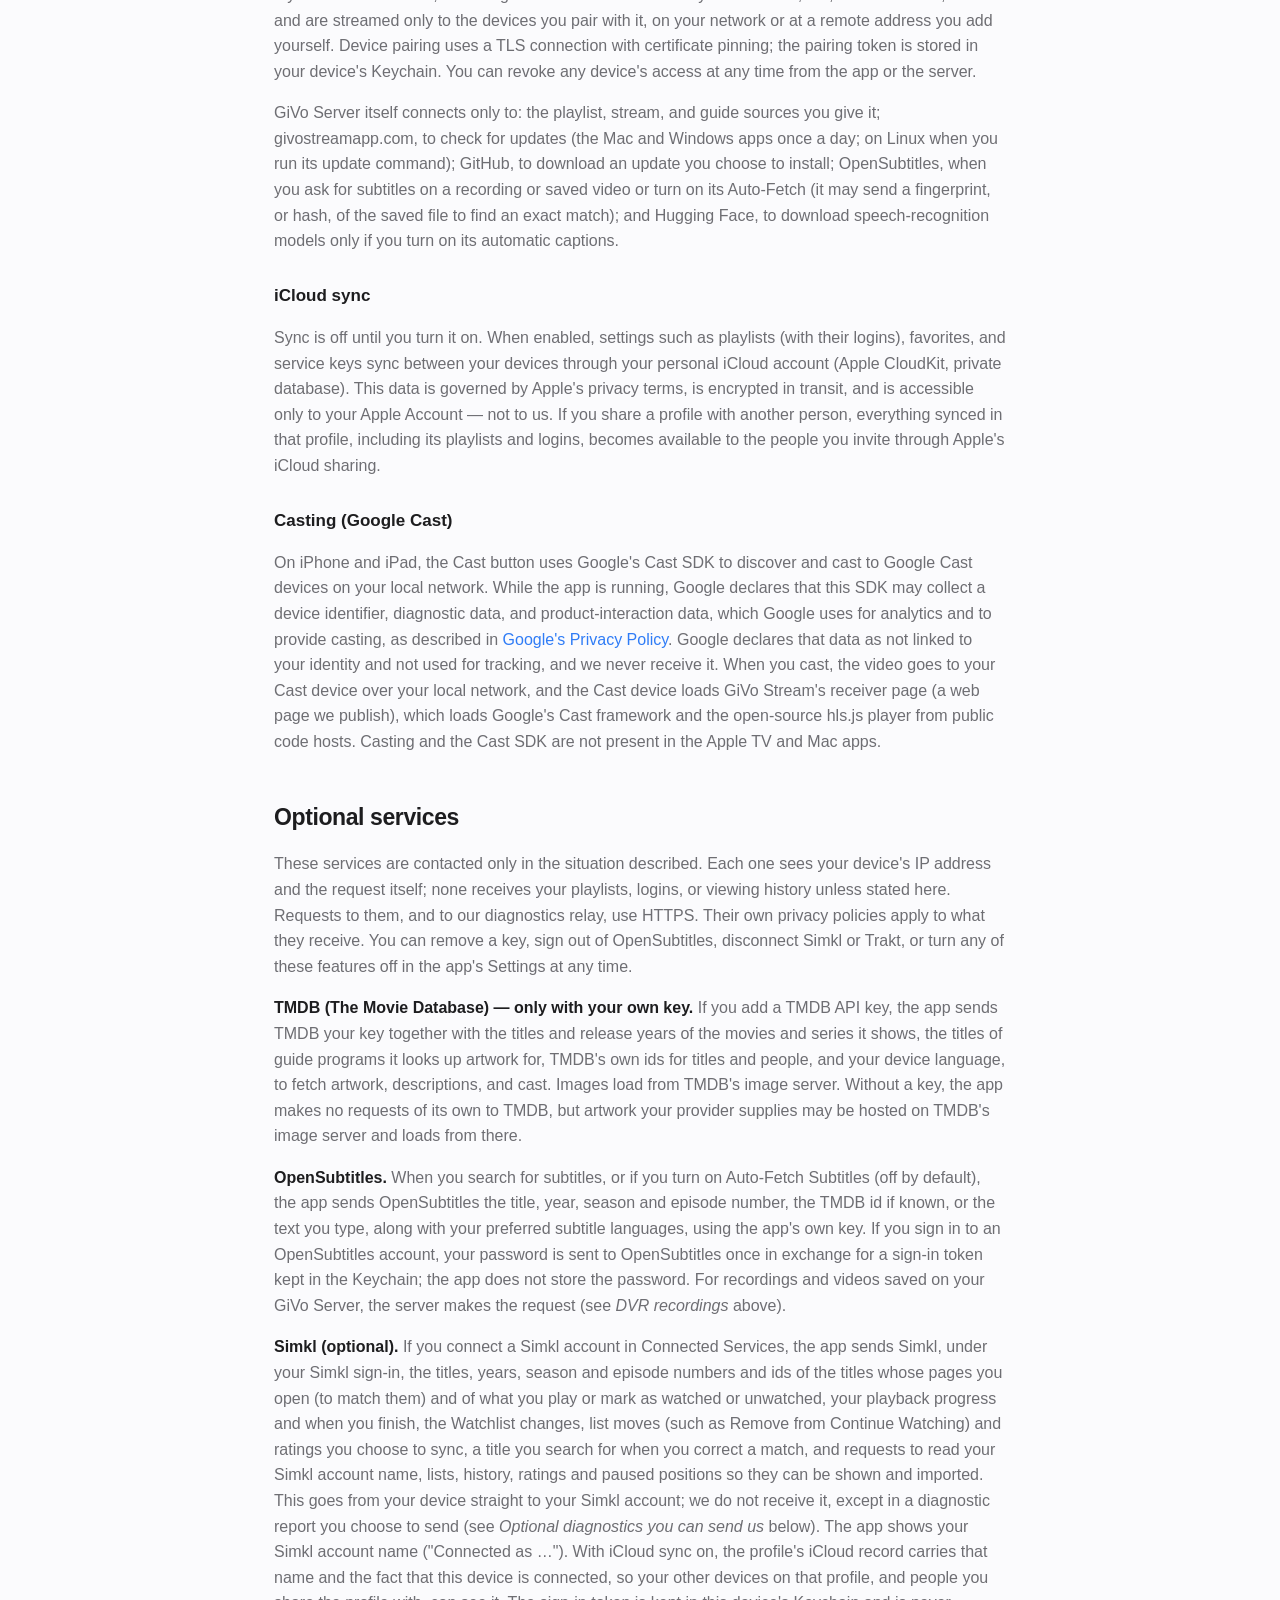
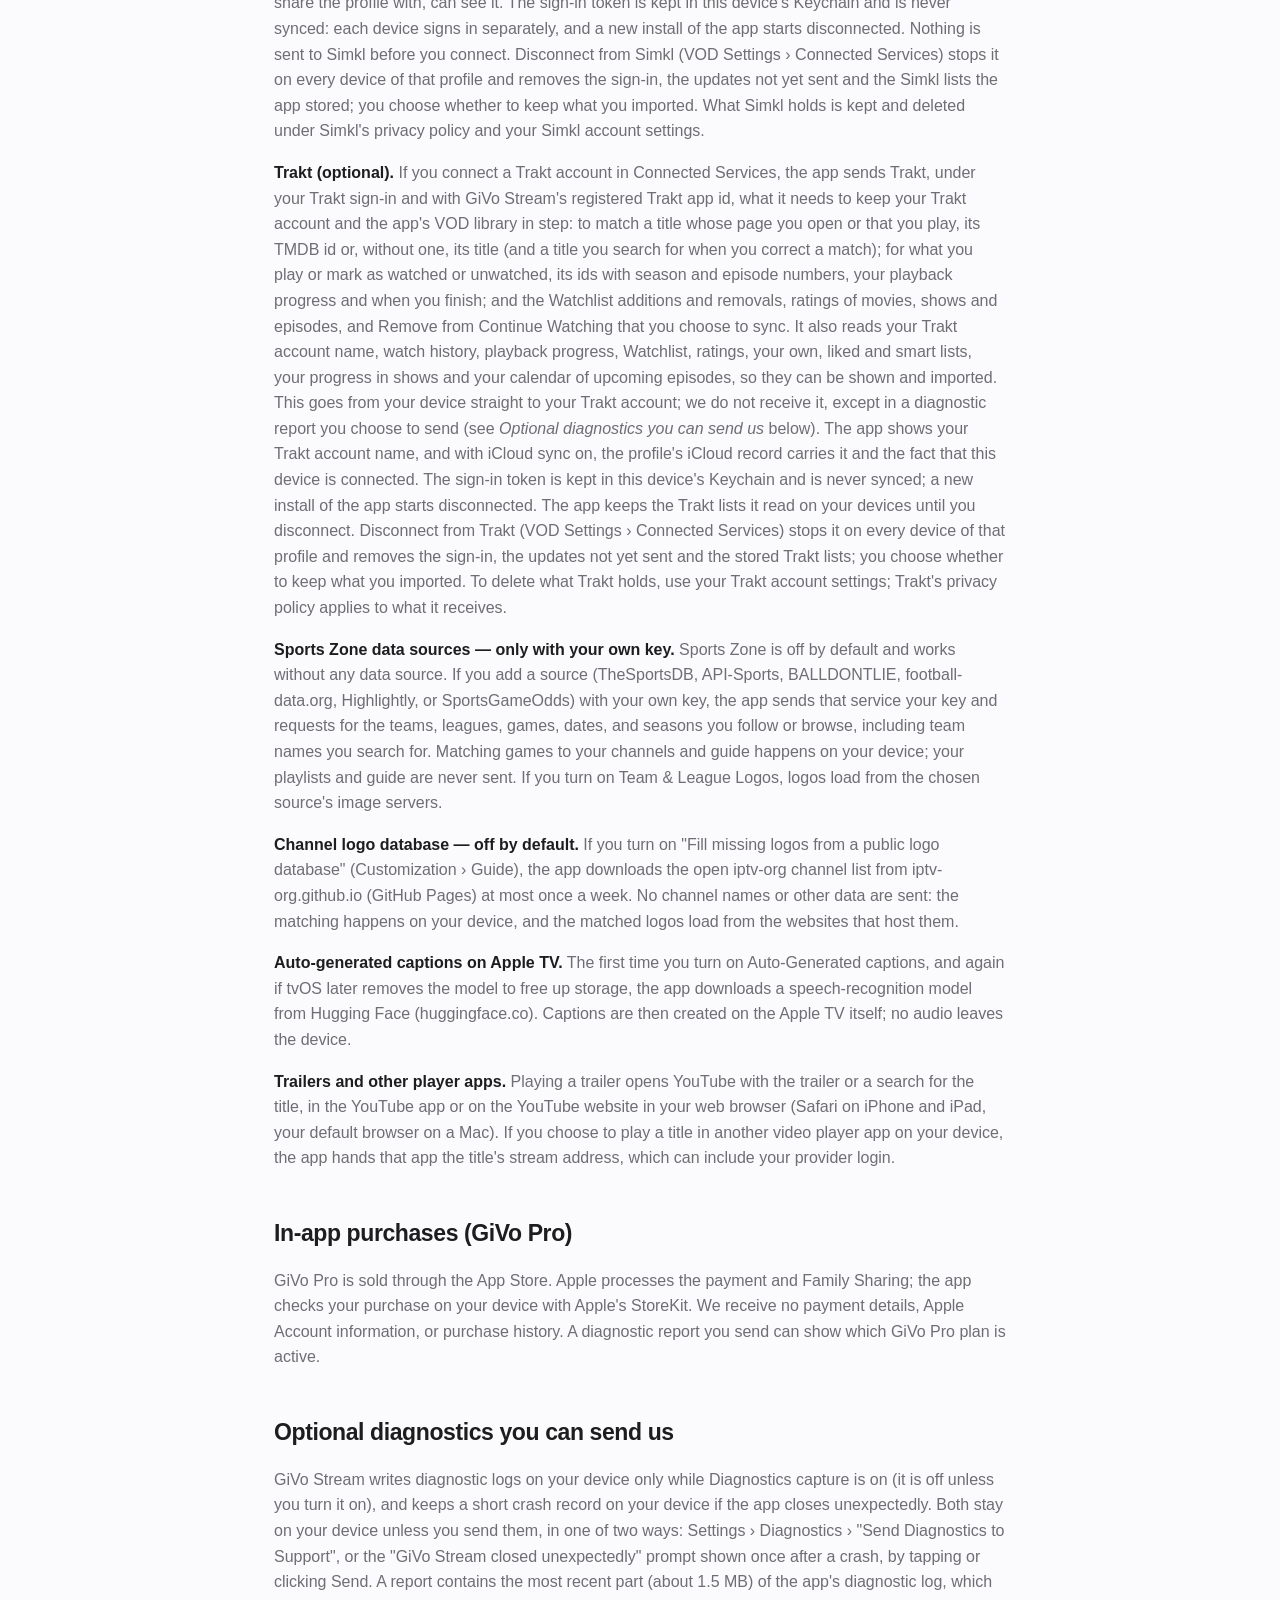
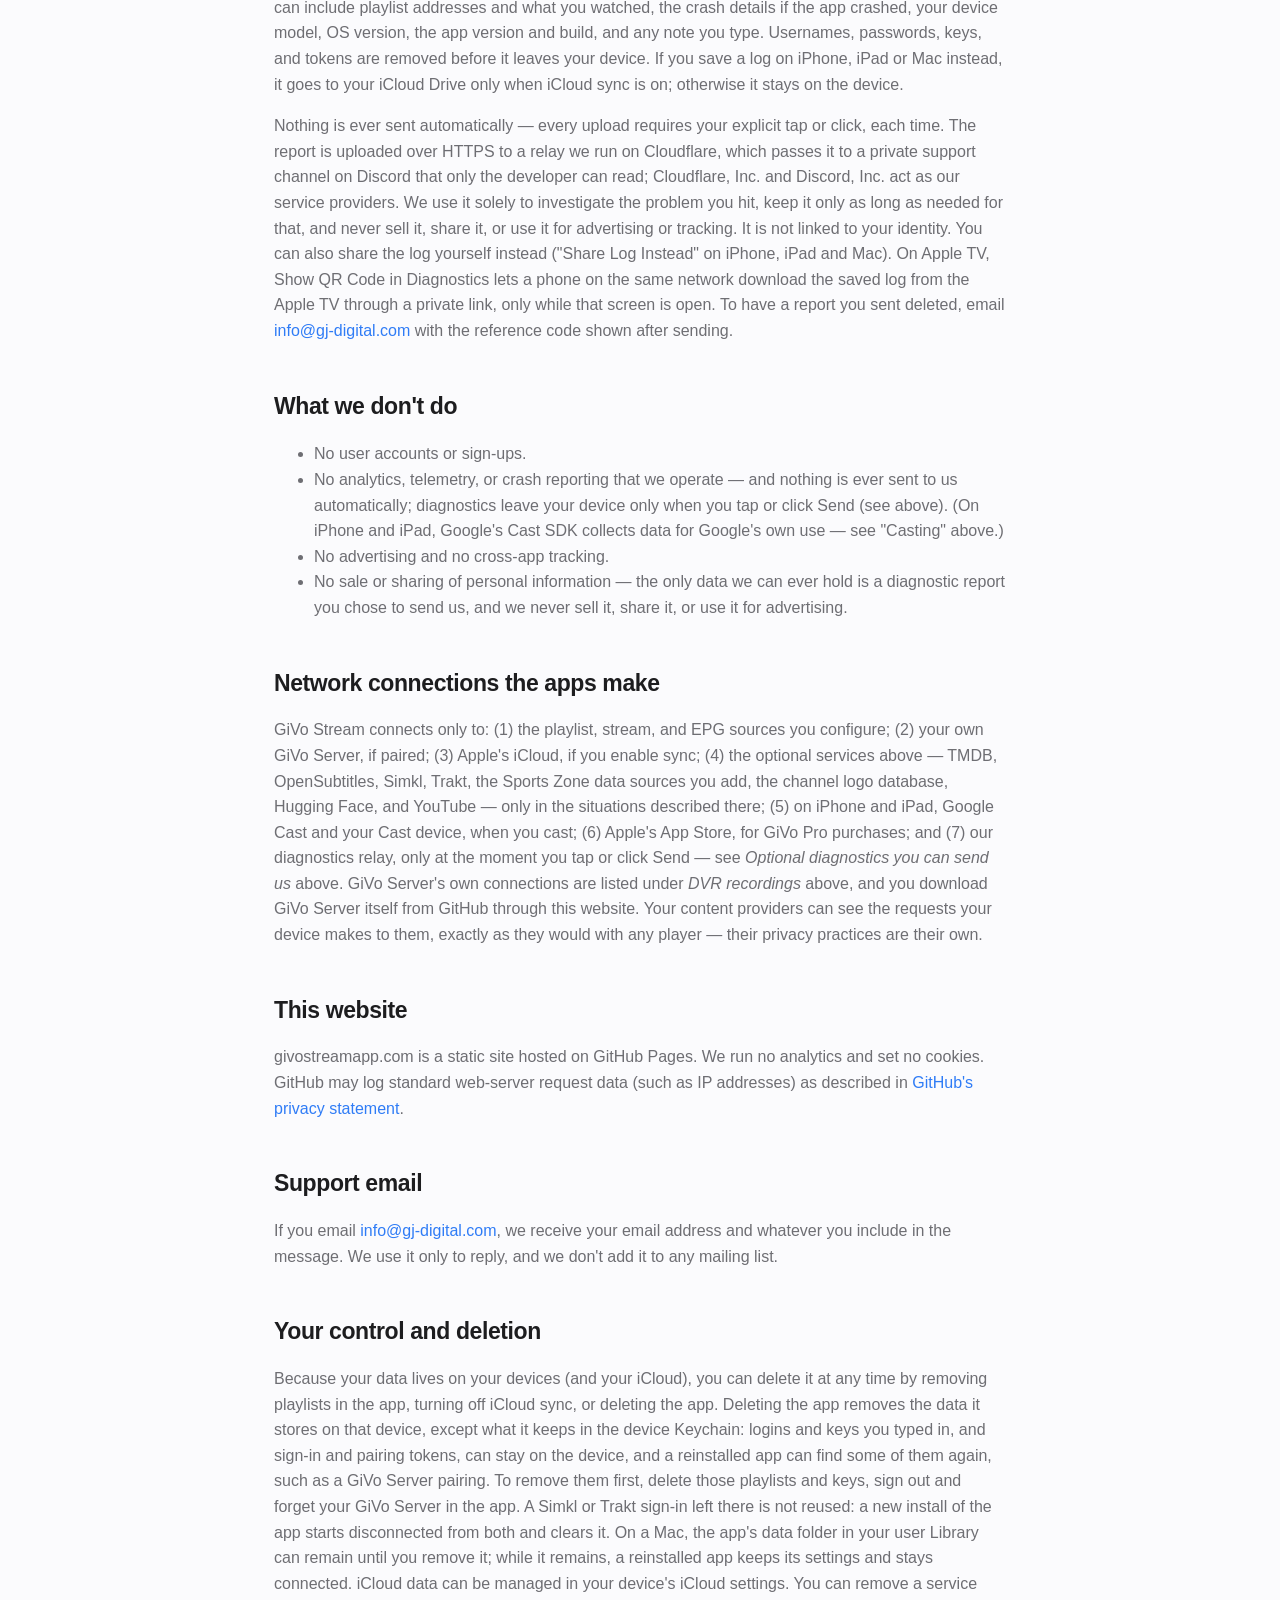
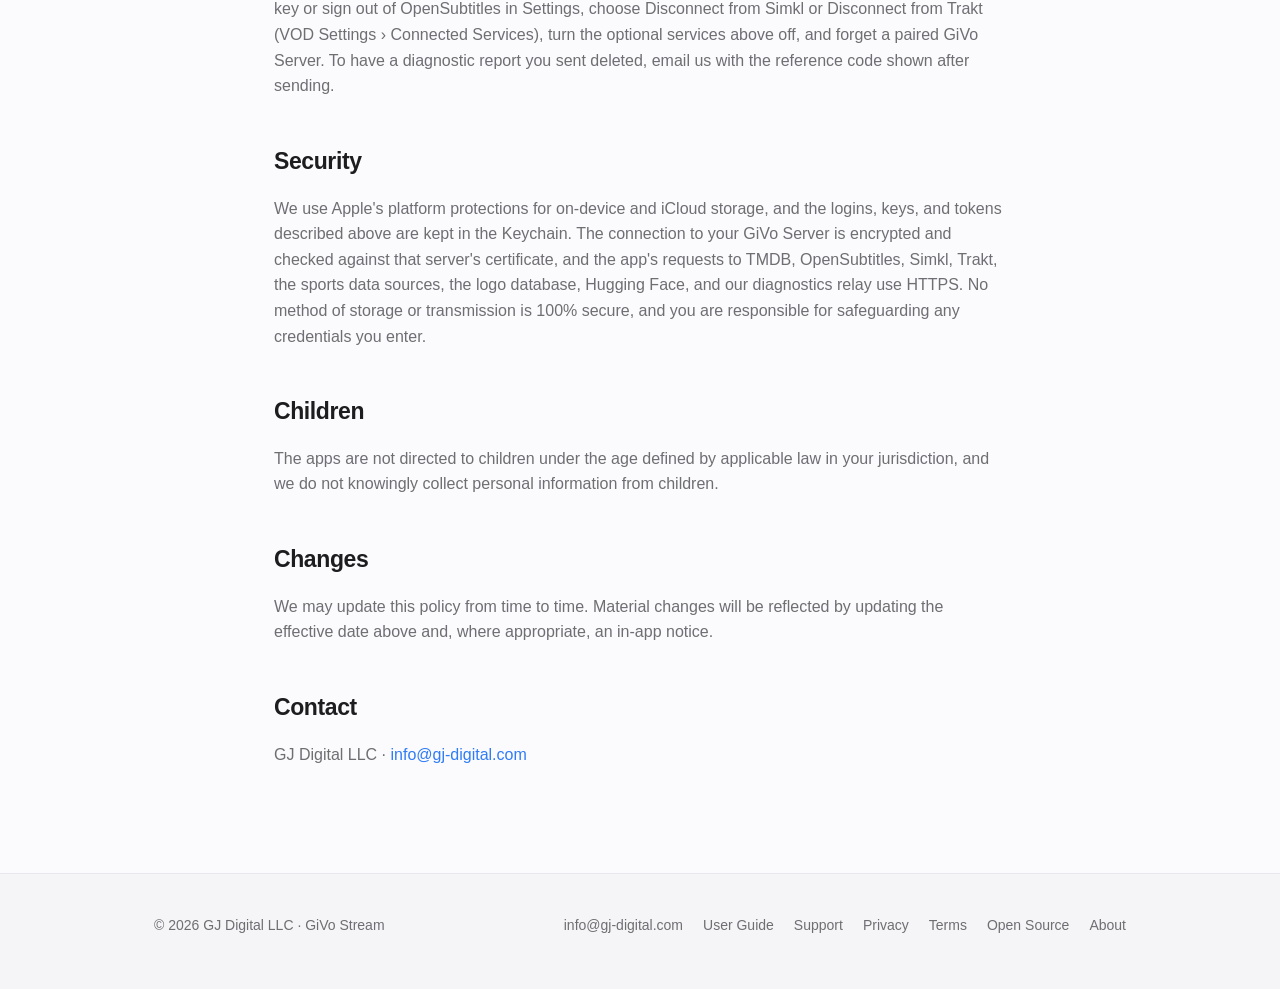
<file: privacy.html>
<!DOCTYPE html>
<html lang="en">
<head>
<meta charset="utf-8">
<meta name="viewport" content="width=device-width, initial-scale=1">
<title>Privacy Policy — GiVo Stream</title>
<meta name="description" content="Privacy policy for GiVo Stream and GiVo Server.">
<link rel="icon" type="image/png" sizes="64x64" href="/assets/favicon-64.png">
<link rel="apple-touch-icon" href="/assets/icon-180.png">
<link rel="stylesheet" href="/styles.css?v=19">
</head>
<body>

<nav>
  <div class="wrap">
    <img width="180" height="180" src="/assets/icon-180.png" alt="GiVo Stream icon">
    <a class="brand" href="/">GiVo Stream</a>
    <div class="links">
      <a href="/#features">Features</a>
      <a href="/#sports">Sports Zone</a>
      <a href="/#download">DVR Server</a>
      <a href="/linux.html">Linux &amp; NAS</a>
      <a href="/userguide.html">User Guide</a>
      <a href="/support.html">Support</a>
      <a href="/privacy.html">Privacy</a>
      <a href="/terms.html">Terms</a>
      <a href="/open-source.html">Open Source</a>
      <a href="/about.html">About</a>
    </div>
    <details class="menu">
      <summary aria-label="Menu"><span></span><span></span><span></span></summary>
      <div class="dropdown">
        <a href="/#features">Features</a>
        <a href="/#sports">Sports Zone</a>
        <a href="/#download">DVR Server Downloads</a>
        <a href="/linux.html">Linux &amp; NAS Setup</a>
        <a href="/userguide.html">User Guide</a>
        <a href="/support.html">Support</a>
        <a href="/privacy.html">Privacy Policy</a>
        <a href="/terms.html">Terms of Service</a>
        <a href="/open-source.html">Open Source</a>
        <a href="/about.html">About</a>
        <div class="dd-sep"></div>
        <a href="/#appstore">App Store <span class="soon-pill">COMING SOON</span></a>
        <a href="https://testflight.apple.com/join/amYRbhWM" target="_blank" rel="noopener">Join the Beta</a>
        <a href="https://discord.gg/Vh5wXTSwYg" target="_blank" rel="noopener">Discord</a>
      </div>
    </details>
  </div>
</nav>

<article>
  <h1>Privacy Policy</h1>
  <p class="updated">Effective November 13, 2026 · Applies to the GiVo Stream app
  (iOS, iPadOS, tvOS, macOS) and the GiVo Server app (macOS, Windows, Linux, and
  Docker), published by GJ Digital LLC.</p>

  <p><strong>The short version: no accounts, no ads, no tracking, and we never
  sell data. Nothing reaches us unless you choose to send a diagnostic
  report.</strong> Your playlists, logins, viewing activity, and recordings stay
  on your devices, in your own private iCloud if you turn on sync, and on your
  own computer if you use GiVo Server. A few optional features connect to
  outside services, and only when you use them. If you connect a Simkl or Trakt
  account, that service receives what you watch, rate and add to your Watchlist (see
  <em>Optional services</em> below).</p>

  <h2>The apps provide no content</h2>
  <p>GiVo Stream is a player only. It does not provide, host, supply, index,
  aggregate, or distribute any media, channels, streams, or playlists. All
  media sources are entered, imported, or configured by you. The app simply
  plays back the media located at the addresses you provide.</p>

  <h2>What the apps store, and where</h2>

  <h3>Playlists and credentials</h3>
  <p>Playlist URLs and the logins you add are stored on your device. Logins
  you type into the app's login fields, and sign-in tokens, are kept in the
  device Keychain, Apple's encrypted credential store, and so are API keys you
  add for optional services (a TMDB key, sports data source keys) and an
  optional OpenSubtitles, Simkl or Trakt sign-in. A sign-in token stays on the device
  that signed in; iCloud sync does not carry it. A playlist or guide address that itself
  contains a login is stored as part of the playlist, not in the Keychain.</p>
  <p>Your TMDB key is kept in this device's Keychain and reaches your other
  devices only through iCloud sync, when you turn it on. One exception: if an
  earlier TestFlight version of the app saved your key in iCloud Keychain, that
  copy stays. A key you save then also updates that copy, which iCloud Keychain
  brings to your other devices, and removing the key removes it.</p>
  <p>A playlist file you import stays on your device; it is uploaded to your
  iCloud only while iCloud sync and playlist syncing are on and that playlist is
  not kept off iCloud, and deleting the playlist deletes the file and its iCloud
  copy (unless another profile on the device still uses it).</p>
  <p>The apps connect directly from your device to the content sources you
  configure — your playlist details are never sent to us or to any intermediary
  we operate, with two exceptions you control: your own GiVo Server, if you pair
  one, receives the playlist details it needs to record and refresh for you; and
  if you choose to send us a diagnostic report (see <em>Optional diagnostics you
  can send us</em> below), playlist addresses can appear in it. Usernames,
  passwords, keys, and tokens are removed from the report before anything is
  uploaded.</p>

  <h3>Guide data and viewing</h3>
  <p>Program-guide (EPG) data is downloaded from the source you configure and
  cached on-device. What you watch, your favorites, and your timeshift buffer
  exist only on your device (and in your private iCloud if you turn on sync),
  unless you connect a Simkl or Trakt account (see <em>Optional services</em> below).
  We have no way to see any of it — unless recent activity appears in a
  diagnostic report you choose to send us (see <em>Optional diagnostics you
  can send us</em> below).</p>

  <h3>DVR recordings</h3>
  <p>If you use GiVo Server, recordings are written to a folder on your own
  Mac, PC, Linux machine, or NAS and are streamed only to the devices you pair
  with it, on your network or at a remote address you add yourself. Device
  pairing uses a TLS connection with certificate pinning; the pairing token is
  stored in your device's Keychain. You can revoke any device's access at any
  time from the app or the server.</p>
  <p>GiVo Server itself connects only to: the playlist, stream, and guide
  sources you give it; givostreamapp.com, to check for updates (the Mac and
  Windows apps once a day; on Linux when you run its update command); GitHub,
  to download an update you choose to install; OpenSubtitles, when you ask for
  subtitles on a recording or saved video or turn on its Auto-Fetch (it may
  send a fingerprint, or hash, of the saved file to find an exact match); and
  Hugging Face, to download speech-recognition models only if you turn on its
  automatic captions.</p>

  <h3>iCloud sync</h3>
  <p>Sync is off until you turn it on. When enabled, settings such as
  playlists (with their logins), favorites, and service keys sync between your
  devices through your personal iCloud account (Apple CloudKit, private
  database). This data is governed by Apple's privacy terms, is encrypted in
  transit, and is accessible only to your Apple Account — not to us. If you
  share a profile with another person, everything synced in that profile,
  including its playlists and logins, becomes available to the people you
  invite through Apple's iCloud sharing.</p>

  <h3>Casting (Google Cast)</h3>
  <p>On iPhone and iPad, the Cast button uses Google's Cast SDK to discover and
  cast to Google Cast devices on your local network. While the app is
  running, Google declares that this SDK may collect a device identifier,
  diagnostic data, and product-interaction data, which Google uses for
  analytics and to provide casting, as described in
  <a href="https://policies.google.com/privacy" rel="noopener">Google's Privacy
  Policy</a>. Google declares that data as not linked to your identity and not
  used for tracking, and we never receive it. When you cast, the video goes to
  your Cast device over your local network, and the Cast device loads GiVo
  Stream's receiver page (a web page we publish), which loads Google's Cast
  framework and the open-source hls.js player from public code hosts. Casting
  and the Cast SDK are not present in the Apple TV and Mac apps.</p>

  <h2>Optional services</h2>
  <p>These services are contacted only in the situation described. Each one
  sees your device's IP address and the request itself; none receives your
  playlists, logins, or viewing history unless stated here. Requests to them,
  and to our diagnostics relay, use HTTPS. Their own privacy policies apply to
  what they receive. You can remove a key, sign out of OpenSubtitles, disconnect
  Simkl or Trakt, or turn any of these features off in the app's Settings at any
  time.</p>
  <p><strong>TMDB (The Movie Database) — only with your own key.</strong> If
  you add a TMDB API key, the app sends TMDB your key together with the titles
  and release years of the movies and series it shows, the titles of guide
  programs it looks up artwork for, TMDB's own ids for titles and people, and
  your device language, to fetch artwork, descriptions, and cast. Images load
  from TMDB's image server. Without a key, the app makes no requests of its own
  to TMDB, but artwork your provider supplies may be hosted on TMDB's image
  server and loads from there.</p>
  <p><strong>OpenSubtitles.</strong> When you search for subtitles, or if you
  turn on Auto-Fetch Subtitles (off by default), the app sends OpenSubtitles
  the title, year, season and episode number, the TMDB id if known, or the
  text you type, along with your preferred subtitle languages, using the app's
  own key. If you sign in to an OpenSubtitles account, your password is sent
  to OpenSubtitles once in exchange for a sign-in token kept in the Keychain;
  the app does not store the password. For recordings and videos saved on your
  GiVo Server, the server makes the request (see <em>DVR recordings</em>
  above).</p>
  <p><strong>Simkl (optional).</strong> If you connect a Simkl account in
  Connected Services, the app sends Simkl, under your Simkl sign-in, the
  titles, years, season and episode numbers and ids of the titles whose pages
  you open (to match them) and of what you play or mark as watched or
  unwatched, your playback progress and when you finish, the Watchlist changes,
  list moves (such as Remove from Continue Watching) and ratings you choose to
  sync, a title you search for when you correct a match, and requests to read
  your Simkl account name, lists, history, ratings and paused positions so they
  can be shown and imported. This goes from your device straight to your Simkl
  account; we do not receive it, except in a diagnostic report you choose to
  send (see <em>Optional diagnostics you can send us</em> below). The app shows
  your Simkl account name ("Connected as …"). With iCloud sync on, the
  profile's iCloud record carries that name and the fact that this device is
  connected, so your other devices on that profile, and people you share the
  profile with, can see it. The sign-in token is kept in this device's Keychain
  and is never synced: each device signs in separately, and a new install of
  the app starts disconnected. Nothing is sent to Simkl before you connect.
  Disconnect from Simkl (VOD Settings › Connected Services) stops it on every
  device of that profile and removes the sign-in, the updates not yet sent and
  the Simkl lists the app stored; you choose whether to keep what you imported.
  What Simkl holds is kept and deleted under Simkl's privacy policy and your
  Simkl account settings.</p>
  <p><strong>Trakt (optional).</strong> If you connect a Trakt account in
  Connected Services, the app sends Trakt, under your Trakt sign-in and with
  GiVo Stream's registered Trakt app id, what it needs to keep your Trakt
  account and the app's VOD library in step: to match a title whose page you
  open or that you play, its TMDB id or, without one, its title (and a title
  you search for when you correct a match); for what you play or mark as
  watched or unwatched, its ids with season and episode numbers, your playback
  progress and when you finish; and the Watchlist additions and removals,
  ratings of movies, shows and episodes, and Remove from Continue Watching that
  you choose to sync. It also reads your Trakt account name, watch history,
  playback progress, Watchlist, ratings, your own, liked and smart lists, your
  progress in shows and your calendar of upcoming episodes, so they can be shown
  and imported. This goes from your device straight to your Trakt account; we
  do not receive it, except in a diagnostic report you choose to send (see
  <em>Optional diagnostics you can send us</em> below). The app shows your
  Trakt account name, and with iCloud sync on, the profile's iCloud record
  carries it and the fact that this device is connected. The sign-in token is
  kept in this device's Keychain and is never synced; a new install of the app
  starts disconnected. The app keeps the Trakt lists it read on your devices
  until you disconnect. Disconnect from Trakt (VOD Settings › Connected
  Services) stops it on every device of that profile and removes the sign-in,
  the updates not yet sent and the stored Trakt lists; you choose whether to
  keep what you imported. To delete what Trakt holds, use your Trakt account
  settings; Trakt's privacy policy applies to what it receives.</p>
  <p><strong>Sports Zone data sources — only with your own key.</strong>
  Sports Zone is off by default and works without any data source. If you add
  a source (TheSportsDB, API-Sports, BALLDONTLIE, football-data.org,
  Highlightly, or SportsGameOdds) with your own key, the app sends that service
  your key and requests for the teams, leagues, games, dates, and seasons you
  follow or browse, including team names you search for. Matching games to
  your channels and guide happens on your device; your playlists and guide are
  never sent. If you turn on Team &amp; League Logos, logos load from the
  chosen source's image servers.</p>
  <p><strong>Channel logo database — off by default.</strong> If you turn on
  "Fill missing logos from a public logo database" (Customization › Guide),
  the app downloads the open iptv-org channel list from iptv-org.github.io
  (GitHub Pages) at most once a week. No channel names or other data are sent:
  the matching happens on your device, and the matched logos load from the
  websites that host them.</p>
  <p><strong>Auto-generated captions on Apple TV.</strong> The first time you
  turn on Auto-Generated captions, and again if tvOS later removes the model to
  free up storage, the app downloads a speech-recognition model from Hugging
  Face (huggingface.co). Captions are then created on the Apple TV itself; no
  audio leaves the device.</p>
  <p><strong>Trailers and other player apps.</strong> Playing a trailer opens
  YouTube with the trailer or a search for the title, in the YouTube app or on
  the YouTube website in your web browser (Safari on iPhone and iPad, your
  default browser on a Mac). If you choose to play a title in another video player app on
  your device, the app hands that app the title's stream address, which can
  include your provider login.</p>

  <h2>In-app purchases (GiVo Pro)</h2>
  <p>GiVo Pro is sold through the App Store. Apple processes the payment and
  Family Sharing; the app checks your purchase on your device with Apple's
  StoreKit. We receive no payment details, Apple Account information, or
  purchase history. A diagnostic report you send can show which GiVo Pro plan
  is active.</p>

  <h2>Optional diagnostics you can send us</h2>
  <p>GiVo Stream writes diagnostic logs on your device only while Diagnostics
  capture is on (it is off unless you turn it on), and keeps a short crash
  record on your device if the app closes unexpectedly. Both stay on your
  device unless you send them, in one of two ways: Settings › Diagnostics ›
  "Send Diagnostics to Support", or the "GiVo Stream closed unexpectedly"
  prompt shown once after a crash, by tapping or clicking Send. A report contains the most
  recent part (about 1.5&nbsp;MB) of the app's diagnostic log, which can
  include playlist addresses and what you watched, the crash details if the app
  crashed, your device model, OS version, the app version and build, and any
  note you type. Usernames, passwords, keys, and tokens are removed before it
  leaves your device. If you save a log on iPhone, iPad or Mac instead, it goes to
  your iCloud Drive only when iCloud sync is on; otherwise it stays on the
  device.</p>
  <p>Nothing is ever sent automatically — every upload requires your explicit
  tap or click, each time. The report is uploaded over HTTPS to a relay we run on
  Cloudflare, which passes it to a private support channel on Discord that
  only the developer can read; Cloudflare, Inc. and Discord, Inc. act as our
  service providers. We use it solely to investigate the problem you hit, keep
  it only as long as needed for that, and never sell it, share it, or use it
  for advertising or tracking. It is not linked to your identity. You can also
  share the log yourself instead ("Share Log Instead" on iPhone, iPad and Mac). On
  Apple TV, Show QR Code in Diagnostics lets a phone on the same network
  download the saved log from the Apple TV through a private link, only while
  that screen is open. To have a report you sent deleted, email
  <a href="mailto:info@gj-digital.com">info@gj-digital.com</a> with the
  reference code shown after sending.</p>

  <h2>What we don't do</h2>
  <ul>
    <li>No user accounts or sign-ups.</li>
    <li>No analytics, telemetry, or crash reporting that we operate — and
    nothing is ever sent to us automatically; diagnostics leave your device
    only when you tap or click Send (see above). (On iPhone and iPad, Google's Cast SDK
    collects data for Google's own use — see "Casting" above.)</li>
    <li>No advertising and no cross-app tracking.</li>
    <li>No sale or sharing of personal information — the only data we can
    ever hold is a diagnostic report you chose to send us, and we never sell
    it, share it, or use it for advertising.</li>
  </ul>

  <h2>Network connections the apps make</h2>
  <p>GiVo Stream connects only to: (1) the playlist, stream, and EPG sources
  you configure; (2) your own GiVo Server, if paired; (3) Apple's iCloud, if
  you enable sync; (4) the optional services above — TMDB, OpenSubtitles, Simkl, Trakt,
  the Sports Zone data sources you add, the channel logo database, Hugging Face,
  and YouTube — only in the situations described there; (5) on iPhone and
  iPad, Google Cast and your Cast device, when you cast; (6) Apple's App
  Store, for GiVo Pro purchases; and (7) our diagnostics relay, only at the
  moment you tap or click Send — see <em>Optional diagnostics you can send us</em>
  above. GiVo Server's own connections are listed under <em>DVR
  recordings</em> above, and you download GiVo Server itself from GitHub
  through this website. Your content providers can see the requests your
  device makes to them, exactly as they would with any player — their privacy
  practices are their own.</p>

  <h2>This website</h2>
  <p>givostreamapp.com is a static site hosted on GitHub Pages. We run no
  analytics and set no cookies. GitHub may log standard web-server request
  data (such as IP addresses) as described in
  <a href="https://docs.github.com/en/site-policy/privacy-policies/github-general-privacy-statement" rel="noopener">GitHub's privacy statement</a>.</p>

  <h2>Support email</h2>
  <p>If you email <a href="mailto:info@gj-digital.com">info@gj-digital.com</a>,
  we receive your email address and whatever you include in the message. We
  use it only to reply, and we don't add it to any mailing list.</p>

  <h2>Your control and deletion</h2>
  <p>Because your data lives on your devices (and your iCloud), you can delete
  it at any time by removing playlists in the app, turning off iCloud sync, or
  deleting the app. Deleting the app removes the data it stores on that device,
  except what it keeps in the device Keychain: logins and keys you typed in, and
  sign-in and pairing tokens, can stay on the device, and a reinstalled app can
  find some of them again, such as a GiVo Server pairing. To remove them first,
  delete those playlists and keys, sign out and forget your GiVo Server in the
  app. A Simkl or Trakt sign-in left there is not reused: a new install of the app
  starts disconnected from both and clears it. On a Mac, the app's data folder in your
  user Library can remain until you remove it; while it remains, a reinstalled
  app keeps its settings and stays connected. iCloud data can be managed in your
  device's iCloud settings. You can remove a service key
  or sign out of OpenSubtitles in Settings, choose Disconnect from Simkl or Disconnect from
  Trakt (VOD Settings › Connected Services), turn the optional services above off, and
  forget a paired GiVo Server. To have a diagnostic report you sent
  deleted, email us with the reference code shown after sending.</p>

  <h2>Security</h2>
  <p>We use Apple's platform protections for on-device and iCloud storage, and
  the logins, keys, and tokens described above are kept in the Keychain. The
  connection to your GiVo Server is encrypted and checked against that server's
  certificate, and the app's requests to TMDB, OpenSubtitles, Simkl, Trakt, the sports
  data sources, the logo database, Hugging Face, and our diagnostics relay use
  HTTPS. No method of storage or transmission is 100% secure, and you are
  responsible for safeguarding any credentials you enter.</p>

  <h2>Children</h2>
  <p>The apps are not directed to children under the age defined by applicable
  law in your jurisdiction, and we do not knowingly collect personal
  information from children.</p>

  <h2>Changes</h2>
  <p>We may update this policy from time to time. Material changes will be
  reflected by updating the effective date above and, where appropriate, an
  in-app notice.</p>

  <h2>Contact</h2>
  <p>GJ Digital LLC ·
  <a href="mailto:info@gj-digital.com">info@gj-digital.com</a></p>
</article>

<footer>
  <div class="wrap">
    <span>© 2026 <a href="https://gj-digital.com" target="_blank" rel="noopener">GJ Digital LLC</a> · GiVo Stream</span>
    <div class="links">
      <a href="mailto:info@gj-digital.com">info@gj-digital.com</a>
      <a href="/userguide.html">User Guide</a>
      <a href="/support.html">Support</a>
      <a href="/privacy.html">Privacy</a>
      <a href="/terms.html">Terms</a>
      <a href="/open-source.html">Open Source</a>
      <a href="/about.html">About</a>
    </div>
  </div>
</footer>

<script>
document.querySelectorAll("details.menu .dropdown a").forEach(function (a) {
  a.addEventListener("click", function () {
    a.closest("details").removeAttribute("open");
  });
});
document.addEventListener("click", function (e) {
  var d = document.querySelector("details.menu[open]");
  if (d && !d.contains(e.target)) d.removeAttribute("open");
});
</script>
</body>
</html>
</file>
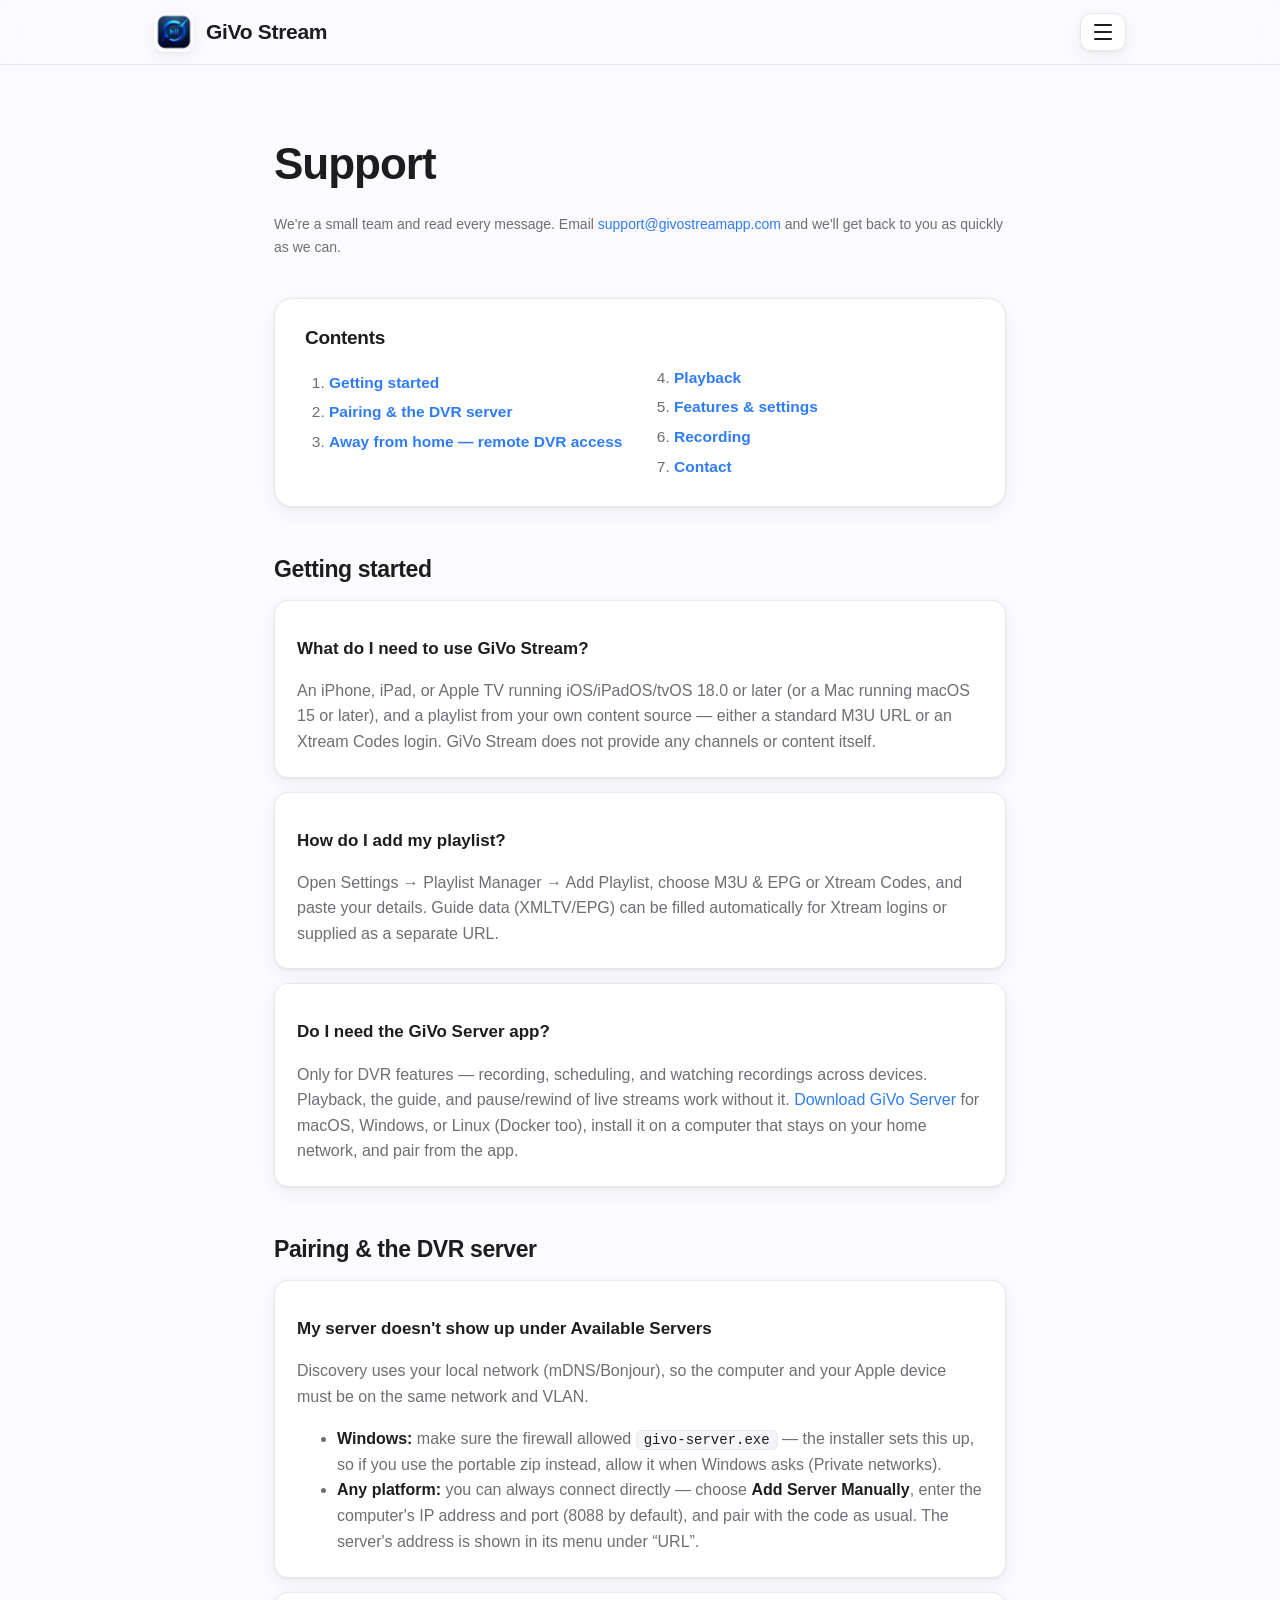
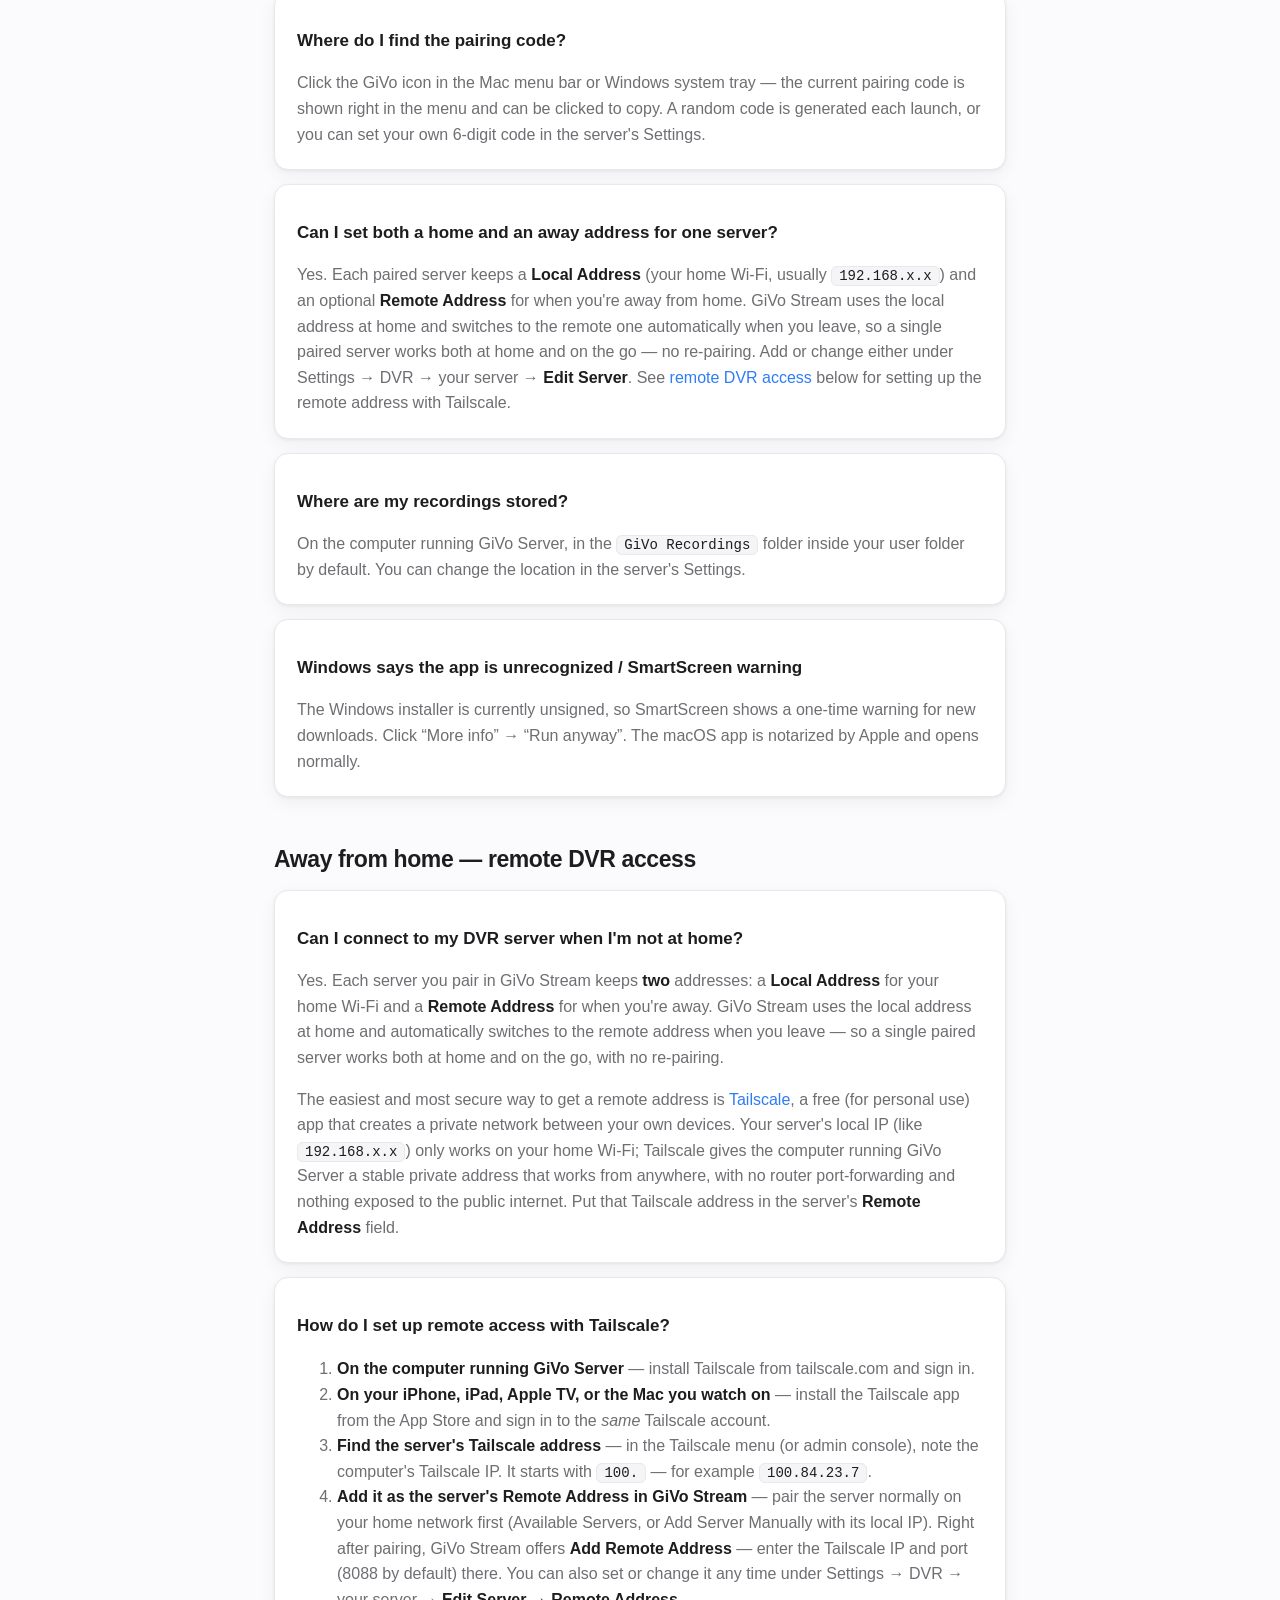
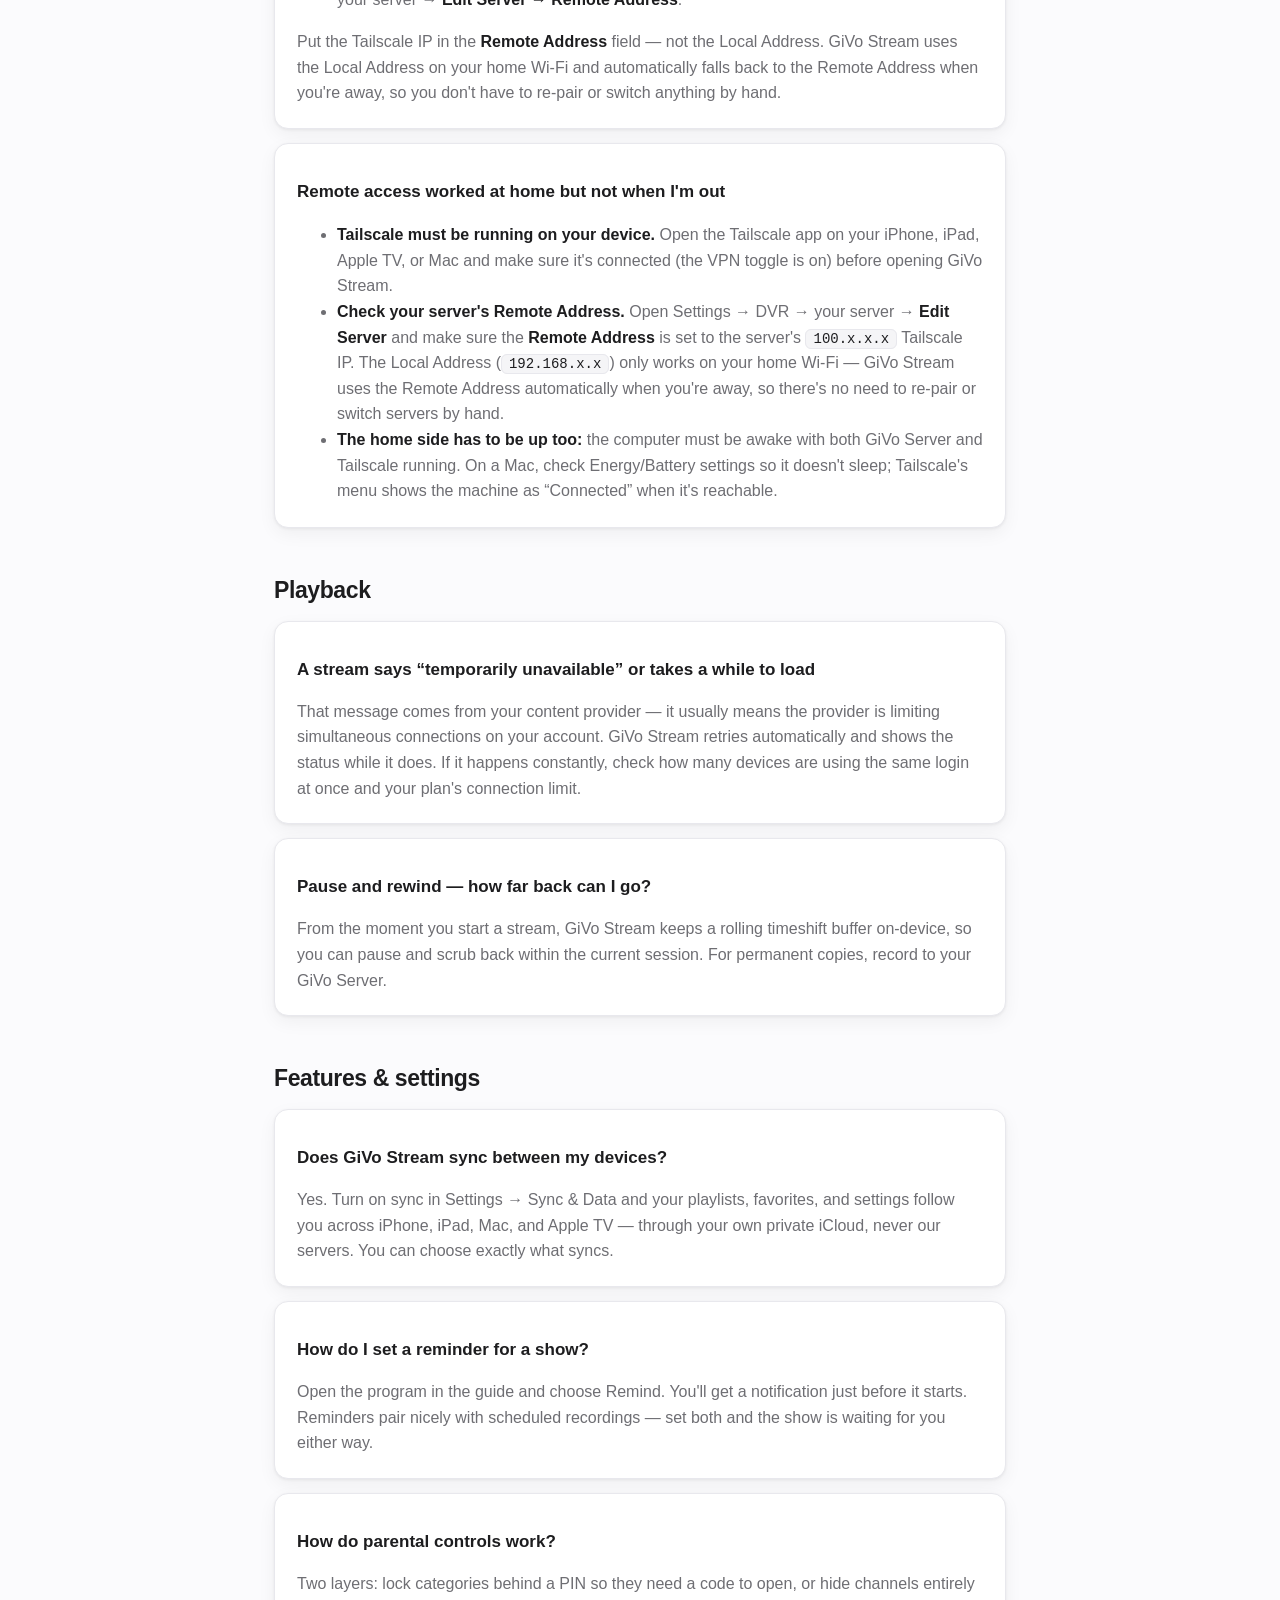
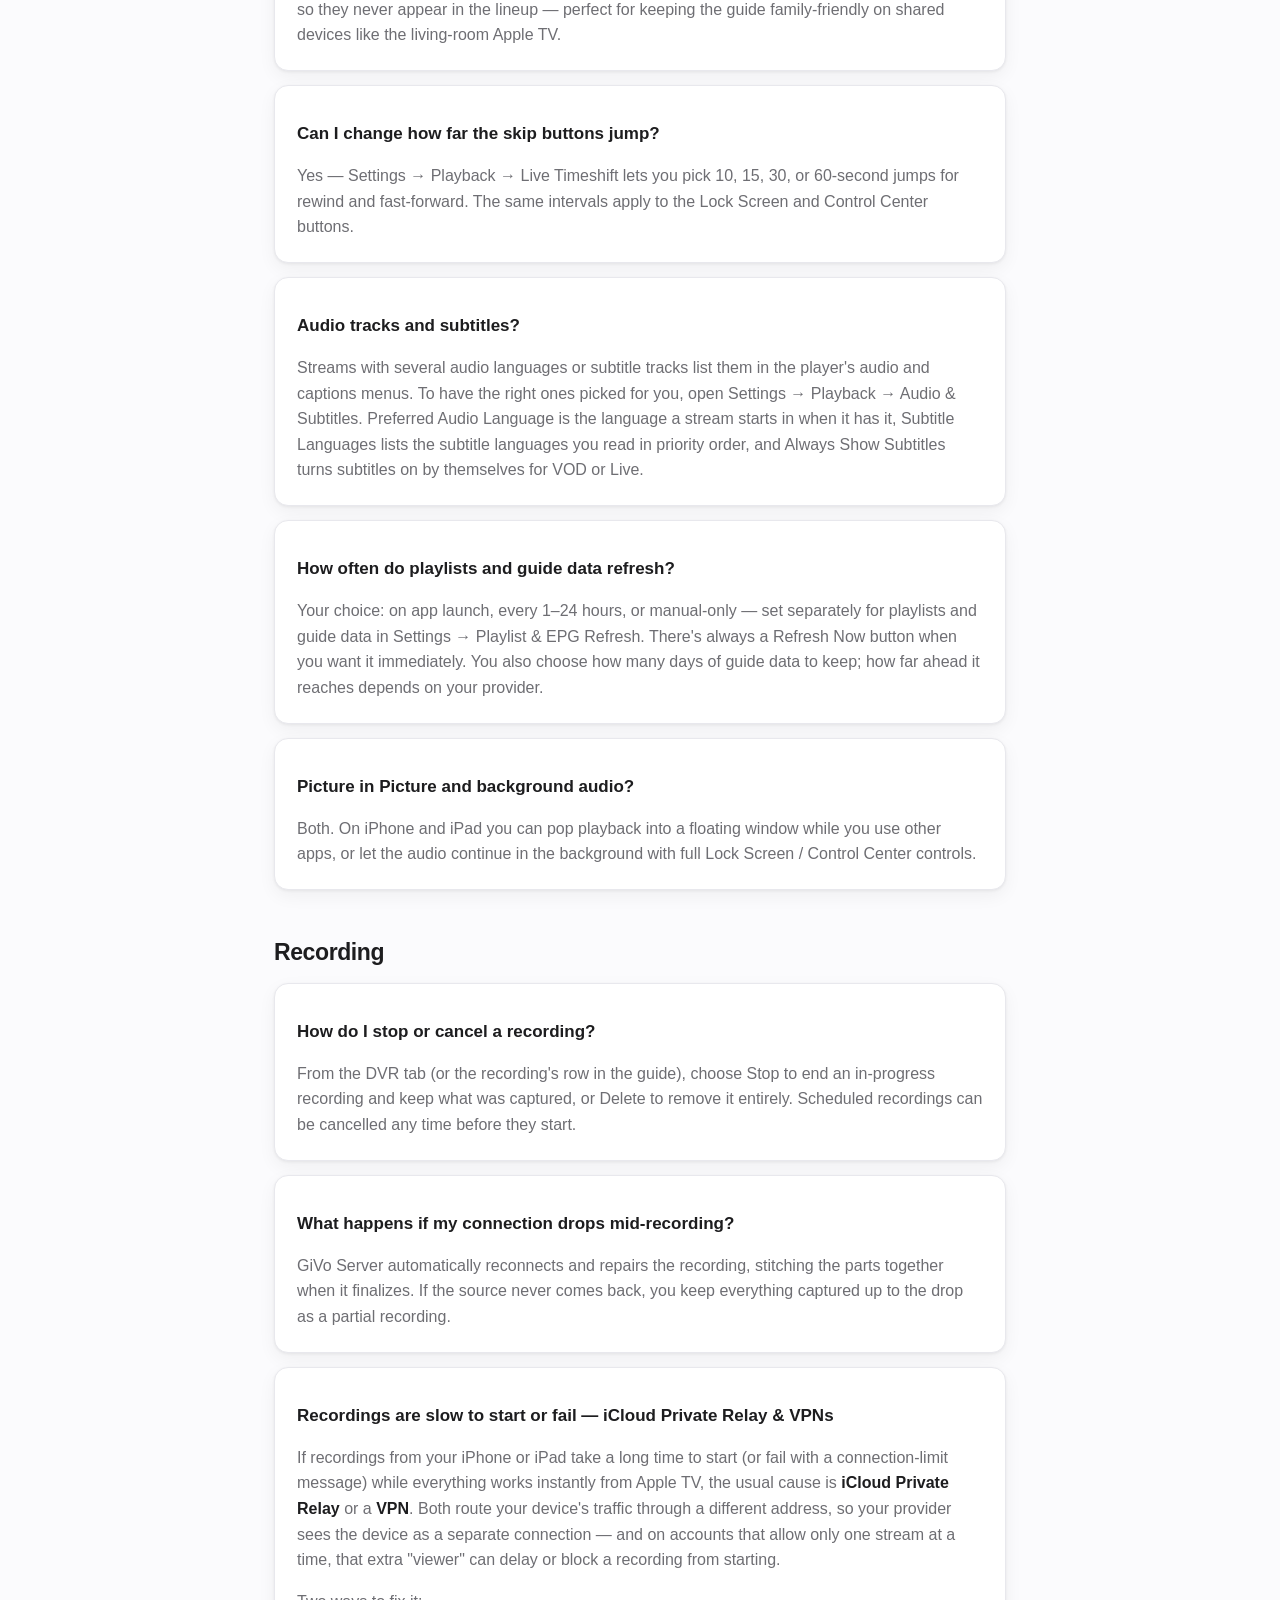
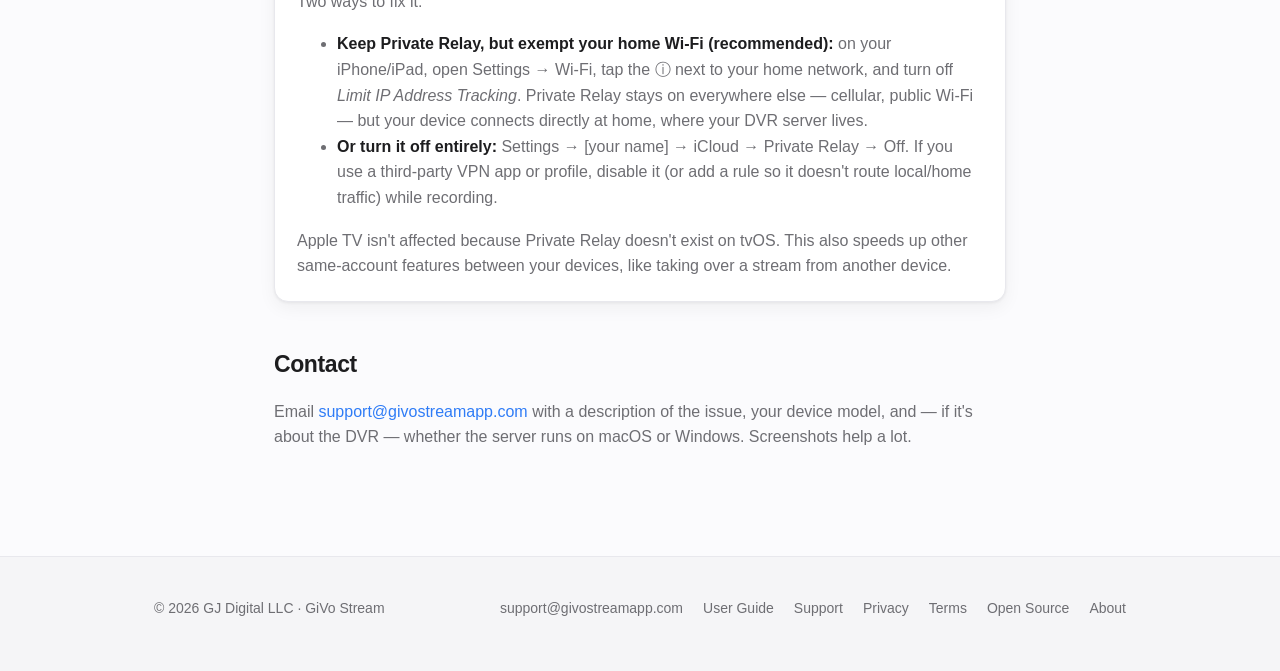
<file: support.html>
<!DOCTYPE html>
<html lang="en">
<head>
<meta charset="utf-8">
<meta name="viewport" content="width=device-width, initial-scale=1">
<title>Support — GiVo Stream</title>
<meta name="description" content="Help, FAQs, and contact information for GiVo Stream and GiVo Server.">
<link rel="icon" type="image/png" sizes="64x64" href="/assets/favicon-64.png">
<link rel="apple-touch-icon" href="/assets/icon-180.png">
<link rel="stylesheet" href="/styles.css?v=19">
</head>
<body>

<nav>
  <div class="wrap">
    <img width="180" height="180" src="/assets/icon-180.png" alt="GiVo Stream icon">
    <a class="brand" href="/">GiVo Stream</a>
    <div class="links">
      <a href="/#features">Features</a>
      <a href="/#sports">Sports Zone</a>
      <a href="/#download">DVR Server</a>
      <a href="/linux.html">Linux &amp; NAS</a>
      <a href="/userguide.html">User Guide</a>
      <a href="/support.html">Support</a>
      <a href="/privacy.html">Privacy</a>
      <a href="/terms.html">Terms</a>
      <a href="/open-source.html">Open Source</a>
      <a href="/about.html">About</a>
    </div>
    <details class="menu">
      <summary aria-label="Menu"><span></span><span></span><span></span></summary>
      <div class="dropdown">
        <a href="/#features">Features</a>
        <a href="/#sports">Sports Zone</a>
        <a href="/#download">DVR Server Downloads</a>
        <a href="/linux.html">Linux &amp; NAS Setup</a>
        <a href="/userguide.html">User Guide</a>
        <a href="/support.html">Support</a>
        <a href="/privacy.html">Privacy Policy</a>
        <a href="/terms.html">Terms of Service</a>
        <a href="/open-source.html">Open Source</a>
        <a href="/about.html">About</a>
        <div class="dd-sep"></div>
        <a href="/#appstore">App Store <span class="soon-pill">COMING SOON</span></a>
        <a href="https://testflight.apple.com/join/amYRbhWM" target="_blank" rel="noopener">Join the Beta</a>
        <a href="https://discord.gg/Vh5wXTSwYg" target="_blank" rel="noopener">Discord</a>
      </div>
    </details>
  </div>
</nav>

<article>
  <h1>Support</h1>
  <p class="updated">We're a small team and read every message. Email
  <a href="mailto:support@givostreamapp.com">support@givostreamapp.com</a>
  and we'll get back to you as quickly as we can.</p>

  <div class="toc" id="contents">
    <h2>Contents</h2>
    <ol>
      <li><a href="#getting-started">Getting started</a></li>
      <li><a href="#pairing">Pairing &amp; the DVR server</a></li>
      <li><a href="#remote-access">Away from home — remote DVR access</a></li>
      <li><a href="#playback">Playback</a></li>
      <li><a href="#features-settings">Features &amp; settings</a></li>
      <li><a href="#recording">Recording</a></li>
      <li><a href="#contact">Contact</a></li>
    </ol>
  </div>

  <h2 id="getting-started">Getting started</h2>

  <div class="faq-item">
    <h3>What do I need to use GiVo Stream?</h3>
    <p>An iPhone, iPad, or Apple TV running iOS/iPadOS/tvOS 18.0 or later (or a
    Mac running macOS 15 or later), and a playlist from your own content
    source — either a standard M3U URL or an Xtream Codes login. GiVo Stream
    does not provide any channels or content itself.</p>
  </div>

  <div class="faq-item">
    <h3>How do I add my playlist?</h3>
    <p>Open Settings → Playlist Manager → Add Playlist, choose M3U &amp; EPG
    or Xtream Codes, and paste your details. Guide data (XMLTV/EPG) can be
    filled automatically for Xtream logins or supplied as a separate URL.</p>
  </div>

  <div class="faq-item">
    <h3>Do I need the GiVo Server app?</h3>
    <p>Only for DVR features — recording, scheduling, and watching recordings
    across devices. Playback, the guide, and pause/rewind of live streams work
    without it. <a href="/#download">Download GiVo Server</a> for macOS,
    Windows, or Linux (Docker too), install it on a computer that stays on
    your home network, and pair from the app.</p>
  </div>

  <h2 id="pairing">Pairing &amp; the DVR server</h2>

  <div class="faq-item">
    <h3>My server doesn't show up under Available Servers</h3>
    <p>Discovery uses your local network (mDNS/Bonjour), so the computer and
    your Apple device must be on the same network and VLAN.</p>
    <ul>
      <li><strong>Windows:</strong> make sure the firewall allowed
      <code>givo-server.exe</code> — the installer sets this up, so if you use
      the portable zip instead, allow it when Windows asks (Private networks).</li>
      <li><strong>Any platform:</strong> you can always connect directly —
      choose <strong>Add Server Manually</strong>, enter the computer's IP
      address and port (8088 by default), and pair with the code as usual. The
      server's address is shown in its menu under “URL”.</li>
    </ul>
  </div>

  <div class="faq-item">
    <h3>Where do I find the pairing code?</h3>
    <p>Click the GiVo icon in the Mac menu bar or Windows system tray — the
    current pairing code is shown right in the menu and can be clicked to
    copy. A random code is generated each launch, or you can set your own
    6-digit code in the server's Settings.</p>
  </div>

  <div class="faq-item">
    <h3>Can I set both a home and an away address for one server?</h3>
    <p>Yes. Each paired server keeps a <strong>Local Address</strong> (your home
    Wi-Fi, usually <code>192.168.x.x</code>) and an optional <strong>Remote
    Address</strong> for when you're away from home. GiVo Stream uses the local
    address at home and switches to the remote one automatically when you leave,
    so a single paired server works both at home and on the go — no re-pairing.
    Add or change either under Settings → DVR → your server →
    <strong>Edit Server</strong>. See
    <a href="#remote-access">remote DVR access</a> below for setting up the
    remote address with Tailscale.</p>
  </div>

  <div class="faq-item">
    <h3>Where are my recordings stored?</h3>
    <p>On the computer running GiVo Server, in the <code>GiVo Recordings</code>
    folder inside your user folder by default. You can change the location in
    the server's Settings.</p>
  </div>

  <div class="faq-item">
    <h3>Windows says the app is unrecognized / SmartScreen warning</h3>
    <p>The Windows installer is currently unsigned, so SmartScreen shows a
    one-time warning for new downloads. Click “More info” → “Run anyway”. The
    macOS app is notarized by Apple and opens normally.</p>
  </div>

  <h2 id="remote-access">Away from home — remote DVR access</h2>

  <div class="faq-item">
    <h3>Can I connect to my DVR server when I'm not at home?</h3>
    <p>Yes. Each server you pair in GiVo Stream keeps <strong>two</strong>
    addresses: a <strong>Local Address</strong> for your home Wi-Fi and a
    <strong>Remote Address</strong> for when you're away. GiVo Stream uses the
    local address at home and automatically switches to the remote address when
    you leave — so a single paired server works both at home and on the go, with
    no re-pairing.</p>
    <p>The easiest and most secure way to get a remote address is
    <a href="https://tailscale.com" target="_blank" rel="noopener">Tailscale</a>,
    a free (for personal use) app that creates a private network between your
    own devices. Your server's local IP (like <code>192.168.x.x</code>) only
    works on your home Wi-Fi; Tailscale gives the computer running GiVo Server a
    stable private address that works from anywhere, with no router
    port-forwarding and nothing exposed to the public internet. Put that
    Tailscale address in the server's <strong>Remote Address</strong> field.</p>
  </div>

  <div class="faq-item">
    <h3>How do I set up remote access with Tailscale?</h3>
    <ol>
      <li><strong>On the computer running GiVo Server</strong> — install
      Tailscale from tailscale.com and sign in.</li>
      <li><strong>On your iPhone, iPad, Apple TV, or the Mac you watch on</strong> — install the
      Tailscale app from the App Store and sign in to the
      <em>same</em> Tailscale account.</li>
      <li><strong>Find the server's Tailscale address</strong> — in the
      Tailscale menu (or admin console), note the computer's Tailscale IP.
      It starts with <code>100.</code> — for example
      <code>100.84.23.7</code>.</li>
      <li><strong>Add it as the server's Remote Address in GiVo Stream</strong>
      — pair the server normally on your home network first (Available Servers,
      or Add Server Manually with its local IP). Right after pairing, GiVo Stream
      offers <strong>Add Remote Address</strong> — enter the Tailscale IP and
      port (8088 by default) there. You can also set or change it any time under
      Settings → DVR → your server → <strong>Edit Server → Remote
      Address</strong>.</li>
    </ol>
    <p>Put the Tailscale IP in the <strong>Remote Address</strong> field — not
    the Local Address. GiVo Stream uses the Local Address on your home Wi-Fi and
    automatically falls back to the Remote Address when you're away, so you don't
    have to re-pair or switch anything by hand.</p>
  </div>

  <div class="faq-item">
    <h3>Remote access worked at home but not when I'm out</h3>
    <ul>
      <li><strong>Tailscale must be running on your device.</strong> Open
      the Tailscale app on your iPhone, iPad, Apple TV, or Mac and make sure
      it's connected (the VPN toggle is on) before opening GiVo Stream.</li>
      <li><strong>Check your server's Remote Address.</strong> Open
      Settings → DVR → your server → <strong>Edit Server</strong> and make sure
      the <strong>Remote Address</strong> is set to the server's
      <code>100.x.x.x</code> Tailscale IP. The Local Address
      (<code>192.168.x.x</code>) only works on your home Wi-Fi — GiVo Stream
      uses the Remote Address automatically when you're away, so there's no need
      to re-pair or switch servers by hand.</li>
      <li><strong>The home side has to be up too:</strong> the computer must
      be awake with both GiVo Server and Tailscale running. On a Mac, check
      Energy/Battery settings so it doesn't sleep; Tailscale's menu shows
      the machine as “Connected” when it's reachable.</li>
    </ul>
  </div>

  <h2 id="playback">Playback</h2>

  <div class="faq-item">
    <h3>A stream says “temporarily unavailable” or takes a while to load</h3>
    <p>That message comes from your content provider — it usually means the
    provider is limiting simultaneous connections on your account. GiVo Stream
    retries automatically and shows the status while it does. If it happens
    constantly, check how many devices are using the same login at once and
    your plan's connection limit.</p>
  </div>

  <div class="faq-item">
    <h3>Pause and rewind — how far back can I go?</h3>
    <p>From the moment you start a stream, GiVo Stream keeps a rolling
    timeshift buffer on-device, so you can pause and scrub back within the
    current session. For permanent copies, record to your GiVo Server.</p>
  </div>

  <h2 id="features-settings">Features &amp; settings</h2>

  <div class="faq-item">
    <h3>Does GiVo Stream sync between my devices?</h3>
    <p>Yes. Turn on sync in Settings → Sync &amp; Data and your playlists,
    favorites, and settings follow you across iPhone, iPad, Mac, and Apple TV —
    through your own private iCloud, never our servers. You can choose exactly what syncs.</p>
  </div>

  <div class="faq-item">
    <h3>How do I set a reminder for a show?</h3>
    <p>Open the program in the guide and choose Remind. You'll get a
    notification just before it starts. Reminders pair nicely with scheduled
    recordings — set both and the show is waiting for you either way.</p>
  </div>

  <div class="faq-item">
    <h3>How do parental controls work?</h3>
    <p>Two layers: lock categories behind a PIN so they need a code to
    open, or hide channels entirely so they never appear in the lineup —
    perfect for keeping the guide family-friendly on shared devices like
    the living-room Apple TV.</p>
  </div>

  <div class="faq-item">
    <h3>Can I change how far the skip buttons jump?</h3>
    <p>Yes — Settings → Playback → Live Timeshift lets you pick 10, 15, 30, or 60-second
    jumps for rewind and fast-forward. The same intervals apply to the
    Lock Screen and Control Center buttons.</p>
  </div>

  <div class="faq-item">
    <h3>Audio tracks and subtitles?</h3>
    <p>Streams with several audio languages or subtitle tracks list them in
    the player's audio and captions menus. To have the right ones picked for
    you, open Settings → Playback → Audio &amp; Subtitles. Preferred Audio
    Language is the language a stream starts in when it has it, Subtitle
    Languages lists the subtitle languages you read in priority order, and
    Always Show Subtitles turns subtitles on by themselves for VOD or
    Live.</p>
  </div>

  <div class="faq-item">
    <h3>How often do playlists and guide data refresh?</h3>
    <p>Your choice: on app launch, every 1–24 hours, or manual-only — set
    separately for playlists and guide data in Settings → Playlist &amp; EPG
    Refresh. There's always a Refresh Now button when you want it
    immediately. You also choose how many days of guide data to keep;
    how far ahead it reaches depends on your provider.</p>
  </div>

  <div class="faq-item">
    <h3>Picture in Picture and background audio?</h3>
    <p>Both. On iPhone and iPad you can pop playback into a floating window
    while you use other apps, or let the audio continue in the background
    with full Lock Screen / Control Center controls.</p>
  </div>

  <h2 id="recording">Recording</h2>

  <div class="faq-item">
    <h3>How do I stop or cancel a recording?</h3>
    <p>From the DVR tab (or the recording's row in the guide), choose Stop
    to end an in-progress recording and keep what was captured, or Delete to
    remove it entirely. Scheduled recordings can be cancelled any time
    before they start.</p>
  </div>

  <div class="faq-item">
    <h3>What happens if my connection drops mid-recording?</h3>
    <p>GiVo Server automatically reconnects and repairs the recording,
    stitching the parts together when it finalizes. If the source never
    comes back, you keep everything captured up to the drop as a partial
    recording.</p>
  </div>

  <div class="faq-item">
    <h3>Recordings are slow to start or fail — iCloud Private Relay &amp; VPNs</h3>
    <p>If recordings from your iPhone or iPad take a long time to start (or
    fail with a connection-limit message) while everything works instantly
    from Apple&nbsp;TV, the usual cause is <strong>iCloud Private Relay</strong>
    or a <strong>VPN</strong>. Both route your device's traffic through a
    different address, so your provider sees the device as a separate
    connection — and on accounts that allow only one stream at a time, that
    extra "viewer" can delay or block a recording from starting.</p>
    <p>Two ways to fix it:</p>
    <ul>
      <li><strong>Keep Private Relay, but exempt your home Wi-Fi
      (recommended):</strong> on your iPhone/iPad, open Settings → Wi-Fi, tap
      the ⓘ next to your home network, and turn off <em>Limit IP Address
      Tracking</em>. Private Relay stays on everywhere else — cellular, public
      Wi-Fi — but your device connects directly at home, where your DVR server
      lives.</li>
      <li><strong>Or turn it off entirely:</strong> Settings → [your name] →
      iCloud → Private Relay → Off. If you use a third-party VPN app or
      profile, disable it (or add a rule so it doesn't route local/home
      traffic) while recording.</li>
    </ul>
    <p>Apple&nbsp;TV isn't affected because Private Relay doesn't exist on
    tvOS. This also speeds up other same-account features between your
    devices, like taking over a stream from another device.</p>
  </div>

  <h2 id="contact">Contact</h2>
  <p>Email <a href="mailto:support@givostreamapp.com">support@givostreamapp.com</a>
  with a description of the issue, your device model, and — if it's about the
  DVR — whether the server runs on macOS or Windows. Screenshots help a lot.</p>
</article>

<footer>
  <div class="wrap">
    <span>© 2026 <a href="https://gj-digital.com" target="_blank" rel="noopener">GJ Digital LLC</a> · GiVo Stream</span>
    <div class="links">
      <a href="mailto:support@givostreamapp.com">support@givostreamapp.com</a>
      <a href="/userguide.html">User Guide</a>
      <a href="/support.html">Support</a>
      <a href="/privacy.html">Privacy</a>
      <a href="/terms.html">Terms</a>
      <a href="/open-source.html">Open Source</a>
      <a href="/about.html">About</a>
    </div>
  </div>
</footer>

<script>
document.querySelectorAll("details.menu .dropdown a").forEach(function (a) {
  a.addEventListener("click", function () {
    a.closest("details").removeAttribute("open");
  });
});
document.addEventListener("click", function (e) {
  var d = document.querySelector("details.menu[open]");
  if (d && !d.contains(e.target)) d.removeAttribute("open");
});
</script>
</body>
</html>
</file>
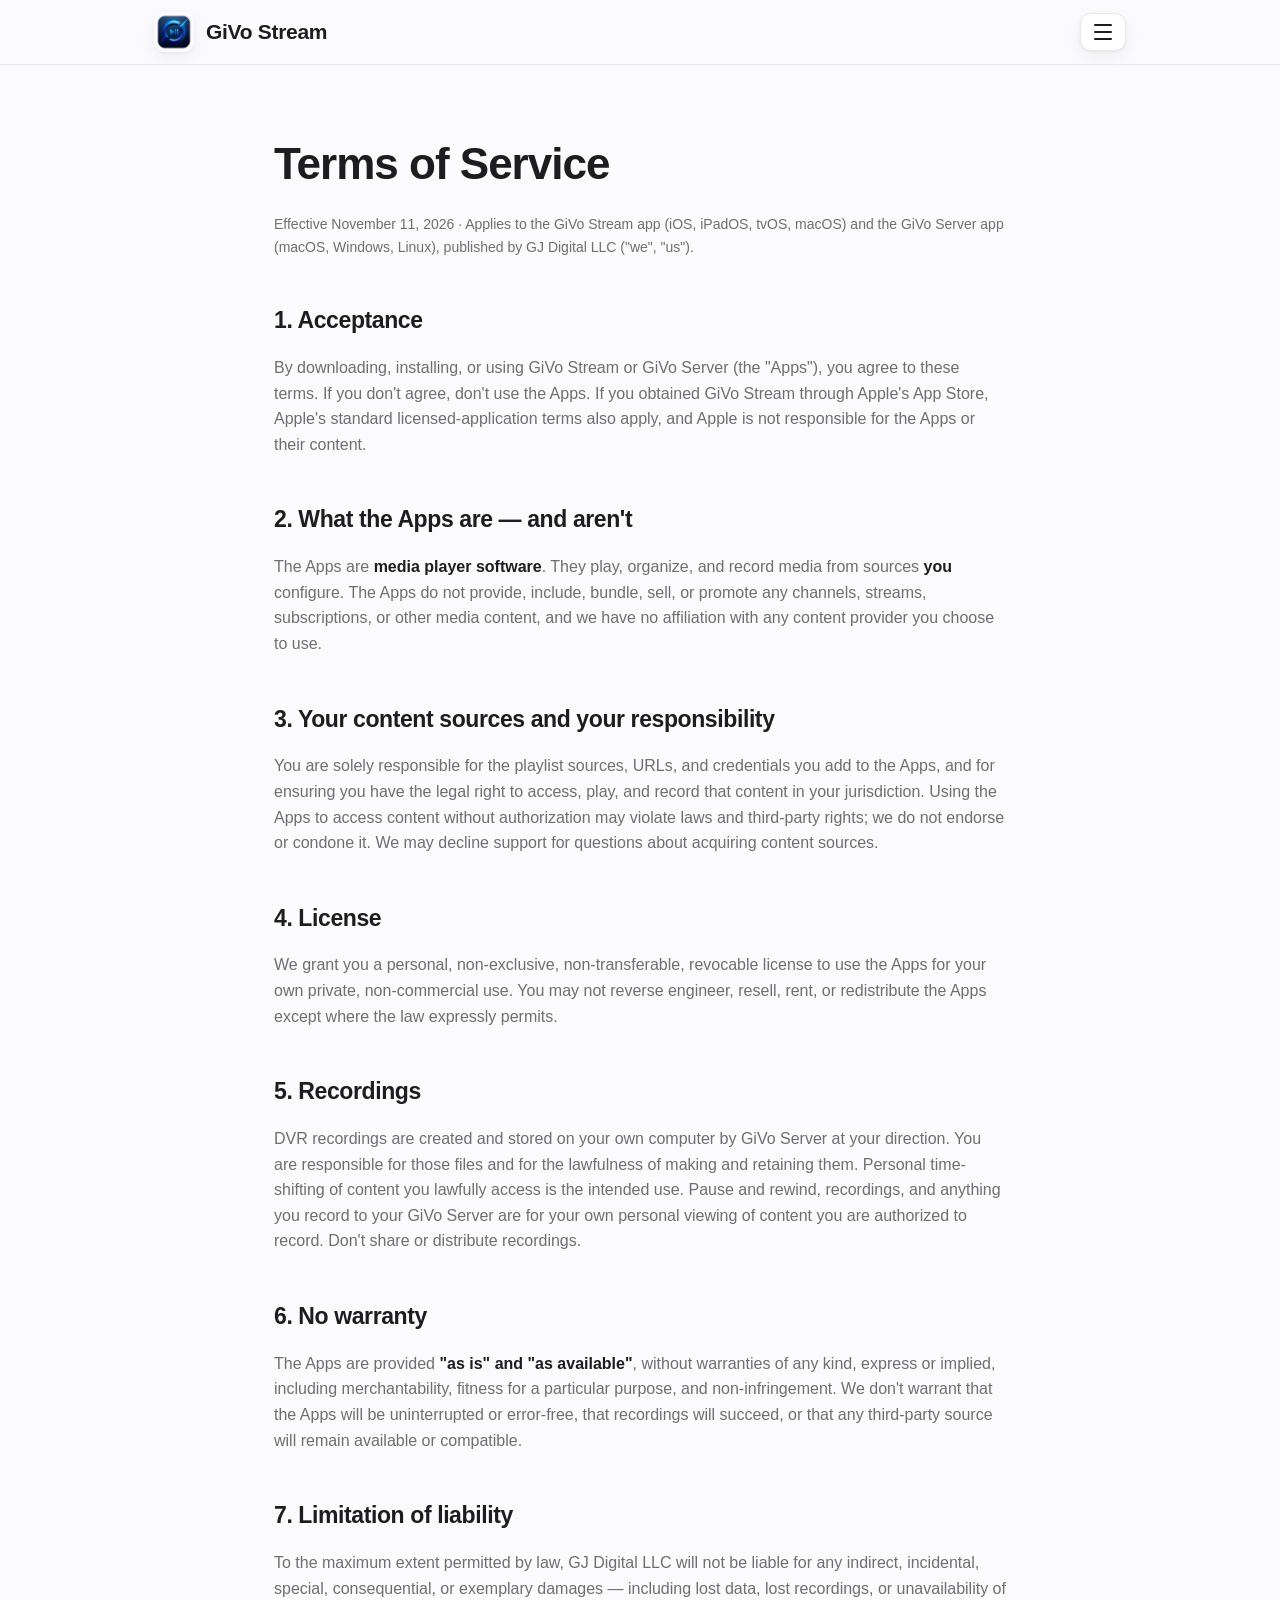
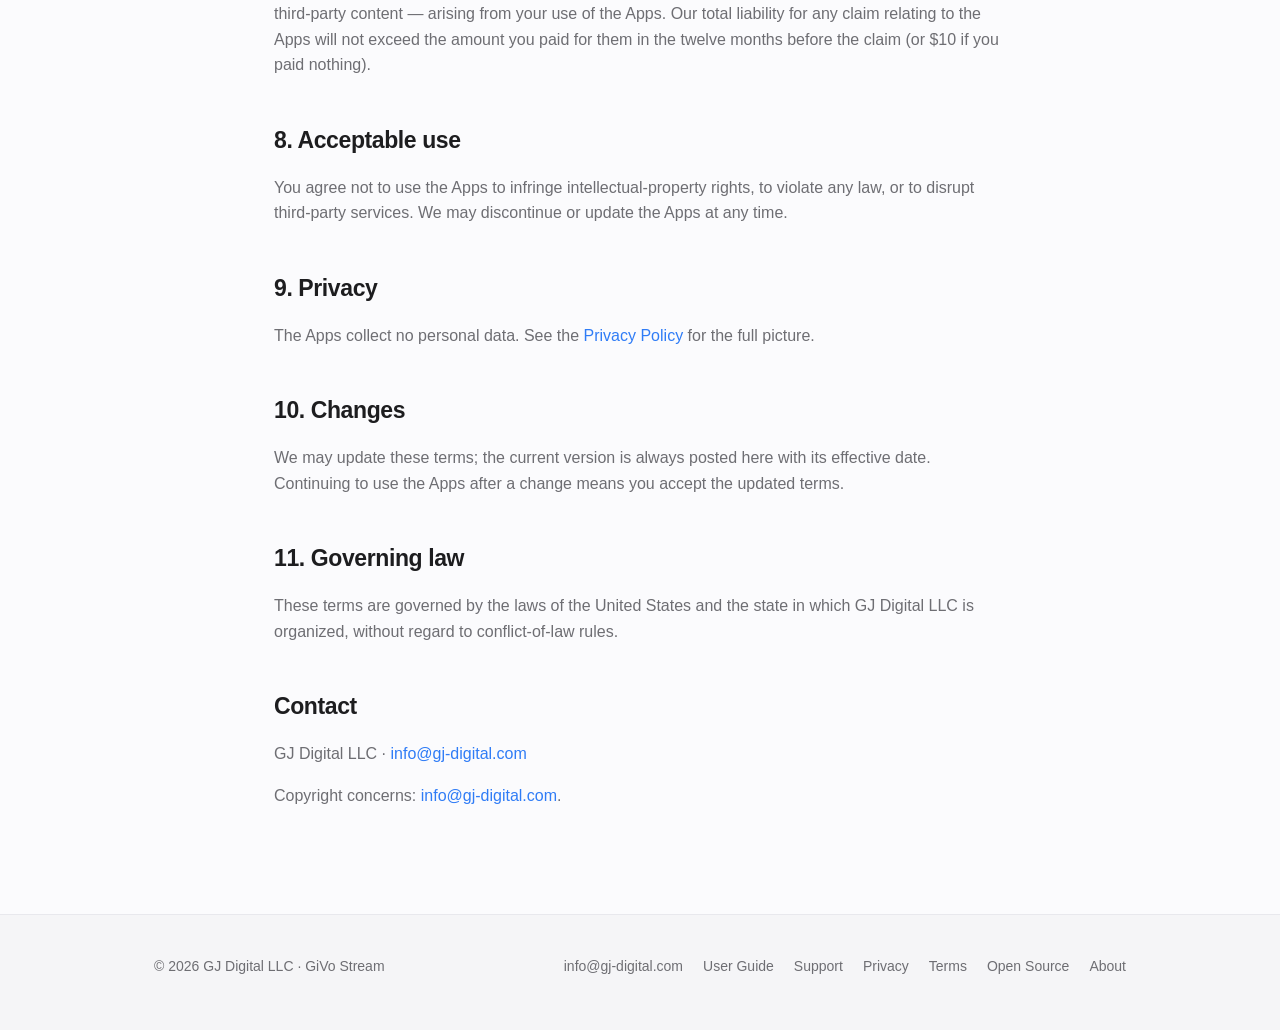
<file: terms.html>
<!DOCTYPE html>
<html lang="en">
<head>
<meta charset="utf-8">
<meta name="viewport" content="width=device-width, initial-scale=1">
<title>Terms of Service — GiVo Stream</title>
<meta name="description" content="Terms of service for GiVo Stream and GiVo Server.">
<link rel="icon" type="image/png" sizes="64x64" href="/assets/favicon-64.png">
<link rel="apple-touch-icon" href="/assets/icon-180.png">
<link rel="stylesheet" href="/styles.css?v=19">
</head>
<body>

<nav>
  <div class="wrap">
    <img width="180" height="180" src="/assets/icon-180.png" alt="GiVo Stream icon">
    <a class="brand" href="/">GiVo Stream</a>
    <div class="links">
      <a href="/#features">Features</a>
      <a href="/#sports">Sports Zone</a>
      <a href="/#download">DVR Server</a>
      <a href="/linux.html">Linux &amp; NAS</a>
      <a href="/userguide.html">User Guide</a>
      <a href="/support.html">Support</a>
      <a href="/privacy.html">Privacy</a>
      <a href="/terms.html">Terms</a>
      <a href="/open-source.html">Open Source</a>
      <a href="/about.html">About</a>
    </div>
    <details class="menu">
      <summary aria-label="Menu"><span></span><span></span><span></span></summary>
      <div class="dropdown">
        <a href="/#features">Features</a>
        <a href="/#sports">Sports Zone</a>
        <a href="/#download">DVR Server Downloads</a>
        <a href="/linux.html">Linux &amp; NAS Setup</a>
        <a href="/userguide.html">User Guide</a>
        <a href="/support.html">Support</a>
        <a href="/privacy.html">Privacy Policy</a>
        <a href="/terms.html">Terms of Service</a>
        <a href="/open-source.html">Open Source</a>
        <a href="/about.html">About</a>
        <div class="dd-sep"></div>
        <a href="/#appstore">App Store <span class="soon-pill">COMING SOON</span></a>
        <a href="https://testflight.apple.com/join/amYRbhWM" target="_blank" rel="noopener">Join the Beta</a>
        <a href="https://discord.gg/Vh5wXTSwYg" target="_blank" rel="noopener">Discord</a>
      </div>
    </details>
  </div>
</nav>

<article>
  <h1>Terms of Service</h1>
  <p class="updated">Effective November 11, 2026 · Applies to the GiVo Stream app
  (iOS, iPadOS, tvOS, macOS) and the GiVo Server app (macOS, Windows, Linux), published by
  GJ Digital LLC ("we", "us").</p>

  <h2>1. Acceptance</h2>
  <p>By downloading, installing, or using GiVo Stream or GiVo Server (the
  "Apps"), you agree to these terms. If you don't agree, don't use the Apps.
  If you obtained GiVo Stream through Apple's App Store, Apple's standard
  licensed-application terms also apply, and Apple is not responsible for the
  Apps or their content.</p>

  <h2>2. What the Apps are — and aren't</h2>
  <p>The Apps are <strong>media player software</strong>. They play, organize,
  and record media from sources <strong>you</strong> configure. The Apps do
  not provide, include, bundle, sell, or promote any channels, streams,
  subscriptions, or other media content, and we have no affiliation with any
  content provider you choose to use.</p>

  <h2>3. Your content sources and your responsibility</h2>
  <p>You are solely responsible for the playlist sources, URLs, and
  credentials you add to the Apps, and for ensuring you have the legal right
  to access, play, and record that content in your jurisdiction. Using the
  Apps to access content without authorization may violate laws and
  third-party rights; we do not endorse or condone it. We may decline support
  for questions about acquiring content sources.</p>

  <h2>4. License</h2>
  <p>We grant you a personal, non-exclusive, non-transferable, revocable
  license to use the Apps for your own private, non-commercial use. You may
  not reverse engineer, resell, rent, or redistribute the Apps except where
  the law expressly permits.</p>

  <h2>5. Recordings</h2>
  <p>DVR recordings are created and stored on your own computer by GiVo
  Server at your direction. You are responsible for those files and for the
  lawfulness of making and retaining them. Personal time-shifting of content
  you lawfully access is the intended use. Pause and rewind, recordings, and anything you record to your
  GiVo Server are for your own personal viewing of content you are
  authorized to record. Don't share or distribute recordings.</p>

  <h2>6. No warranty</h2>
  <p>The Apps are provided <strong>"as is" and "as available"</strong>,
  without warranties of any kind, express or implied, including
  merchantability, fitness for a particular purpose, and non-infringement. We
  don't warrant that the Apps will be uninterrupted or error-free, that
  recordings will succeed, or that any third-party source will remain
  available or compatible.</p>

  <h2>7. Limitation of liability</h2>
  <p>To the maximum extent permitted by law, GJ Digital LLC will not be
  liable for any indirect, incidental, special, consequential, or exemplary
  damages — including lost data, lost recordings, or unavailability of
  third-party content — arising from your use of the Apps. Our total
  liability for any claim relating to the Apps will not exceed the amount you
  paid for them in the twelve months before the claim (or $10 if you paid
  nothing).</p>

  <h2>8. Acceptable use</h2>
  <p>You agree not to use the Apps to infringe intellectual-property rights,
  to violate any law, or to disrupt third-party services. We may discontinue
  or update the Apps at any time.</p>

  <h2>9. Privacy</h2>
  <p>The Apps collect no personal data. See the
  <a href="/privacy.html">Privacy Policy</a> for the full picture.</p>

  <h2>10. Changes</h2>
  <p>We may update these terms; the current version is always posted here
  with its effective date. Continuing to use the Apps after a change means
  you accept the updated terms.</p>

  <h2>11. Governing law</h2>
  <p>These terms are governed by the laws of the United States and the state
  in which GJ Digital LLC is organized, without regard to conflict-of-law
  rules.</p>

  <h2>Contact</h2>
  <p>GJ Digital LLC ·
  <a href="mailto:info@gj-digital.com">info@gj-digital.com</a></p>
  <p>Copyright concerns: <a href="mailto:info@gj-digital.com">info@gj-digital.com</a>.</p>
</article>

<footer>
  <div class="wrap">
    <span>© 2026 <a href="https://gj-digital.com" target="_blank" rel="noopener">GJ Digital LLC</a> · GiVo Stream</span>
    <div class="links">
      <a href="mailto:info@gj-digital.com">info@gj-digital.com</a>
      <a href="/userguide.html">User Guide</a>
      <a href="/support.html">Support</a>
      <a href="/privacy.html">Privacy</a>
      <a href="/terms.html">Terms</a>
      <a href="/open-source.html">Open Source</a>
      <a href="/about.html">About</a>
    </div>
  </div>
</footer>

<script>
document.querySelectorAll("details.menu .dropdown a").forEach(function (a) {
  a.addEventListener("click", function () {
    a.closest("details").removeAttribute("open");
  });
});
document.addEventListener("click", function (e) {
  var d = document.querySelector("details.menu[open]");
  if (d && !d.contains(e.target)) d.removeAttribute("open");
});
</script>
</body>
</html>
</file>
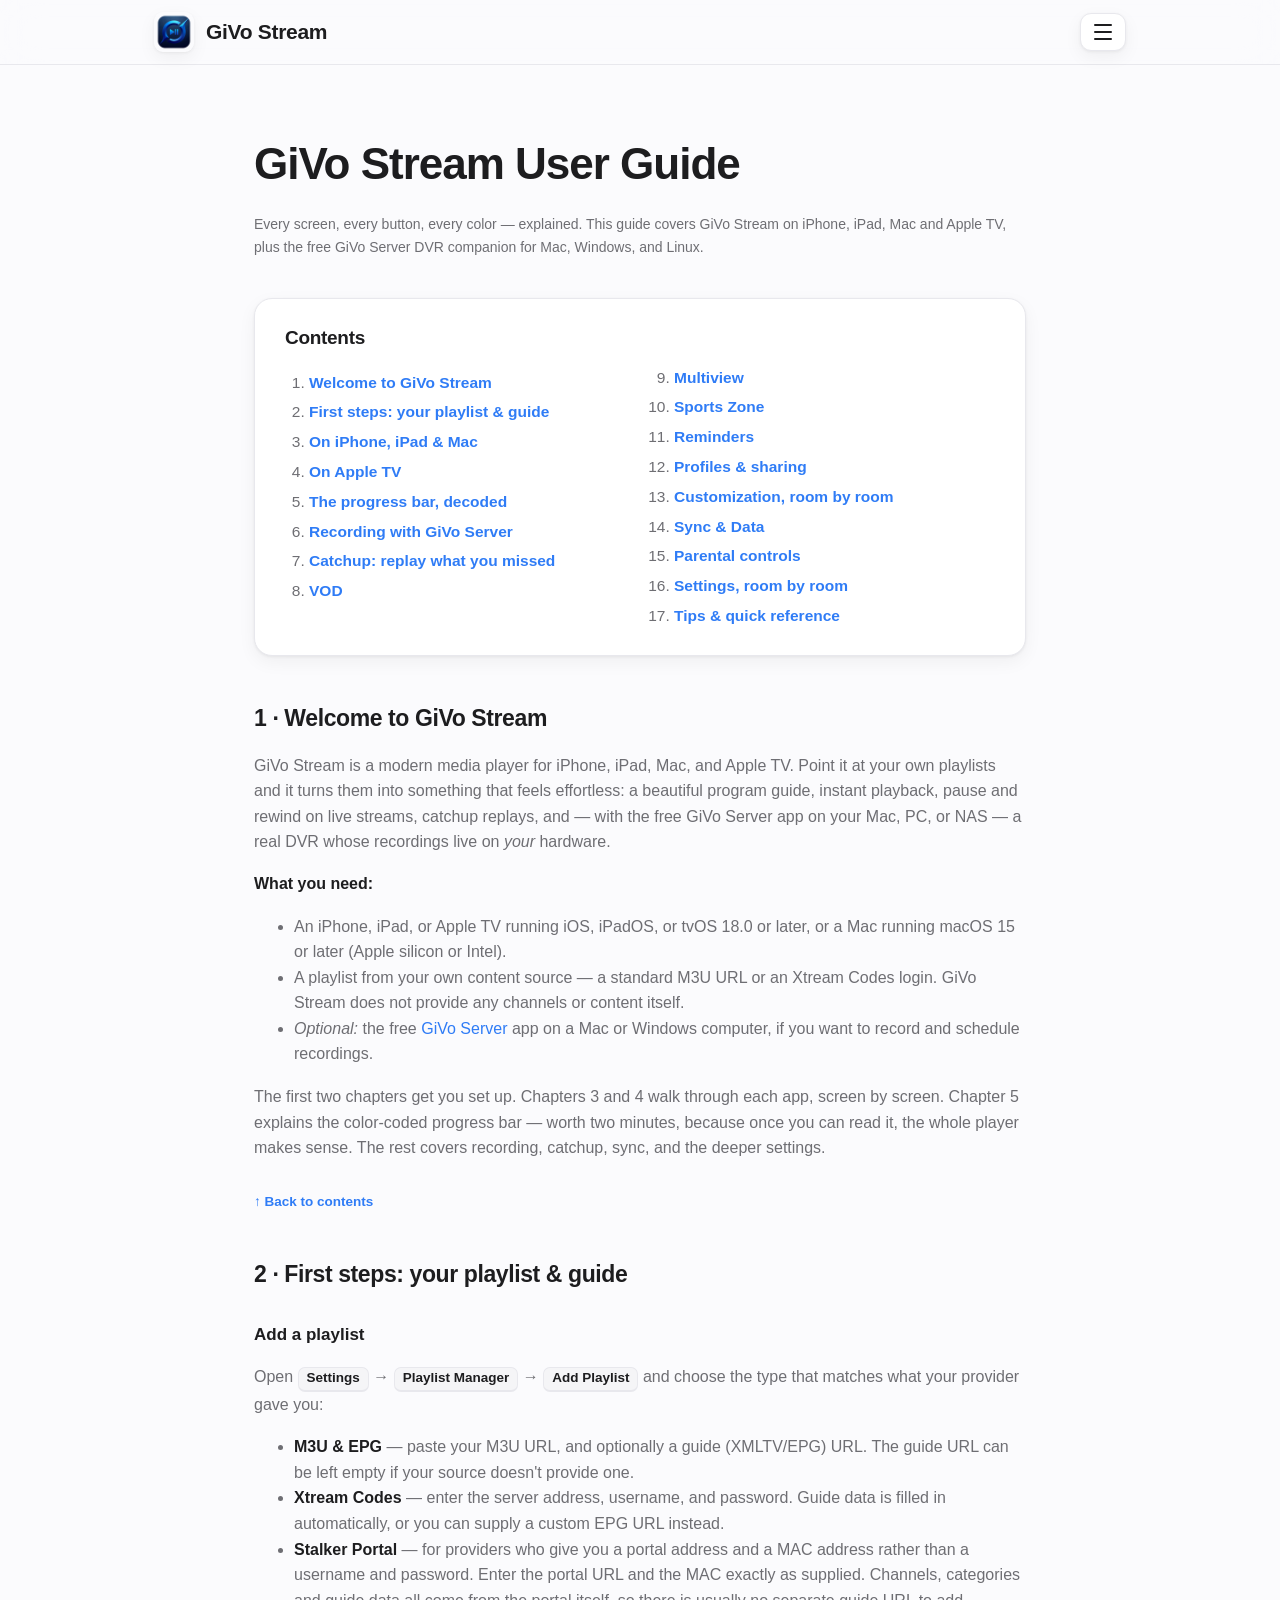
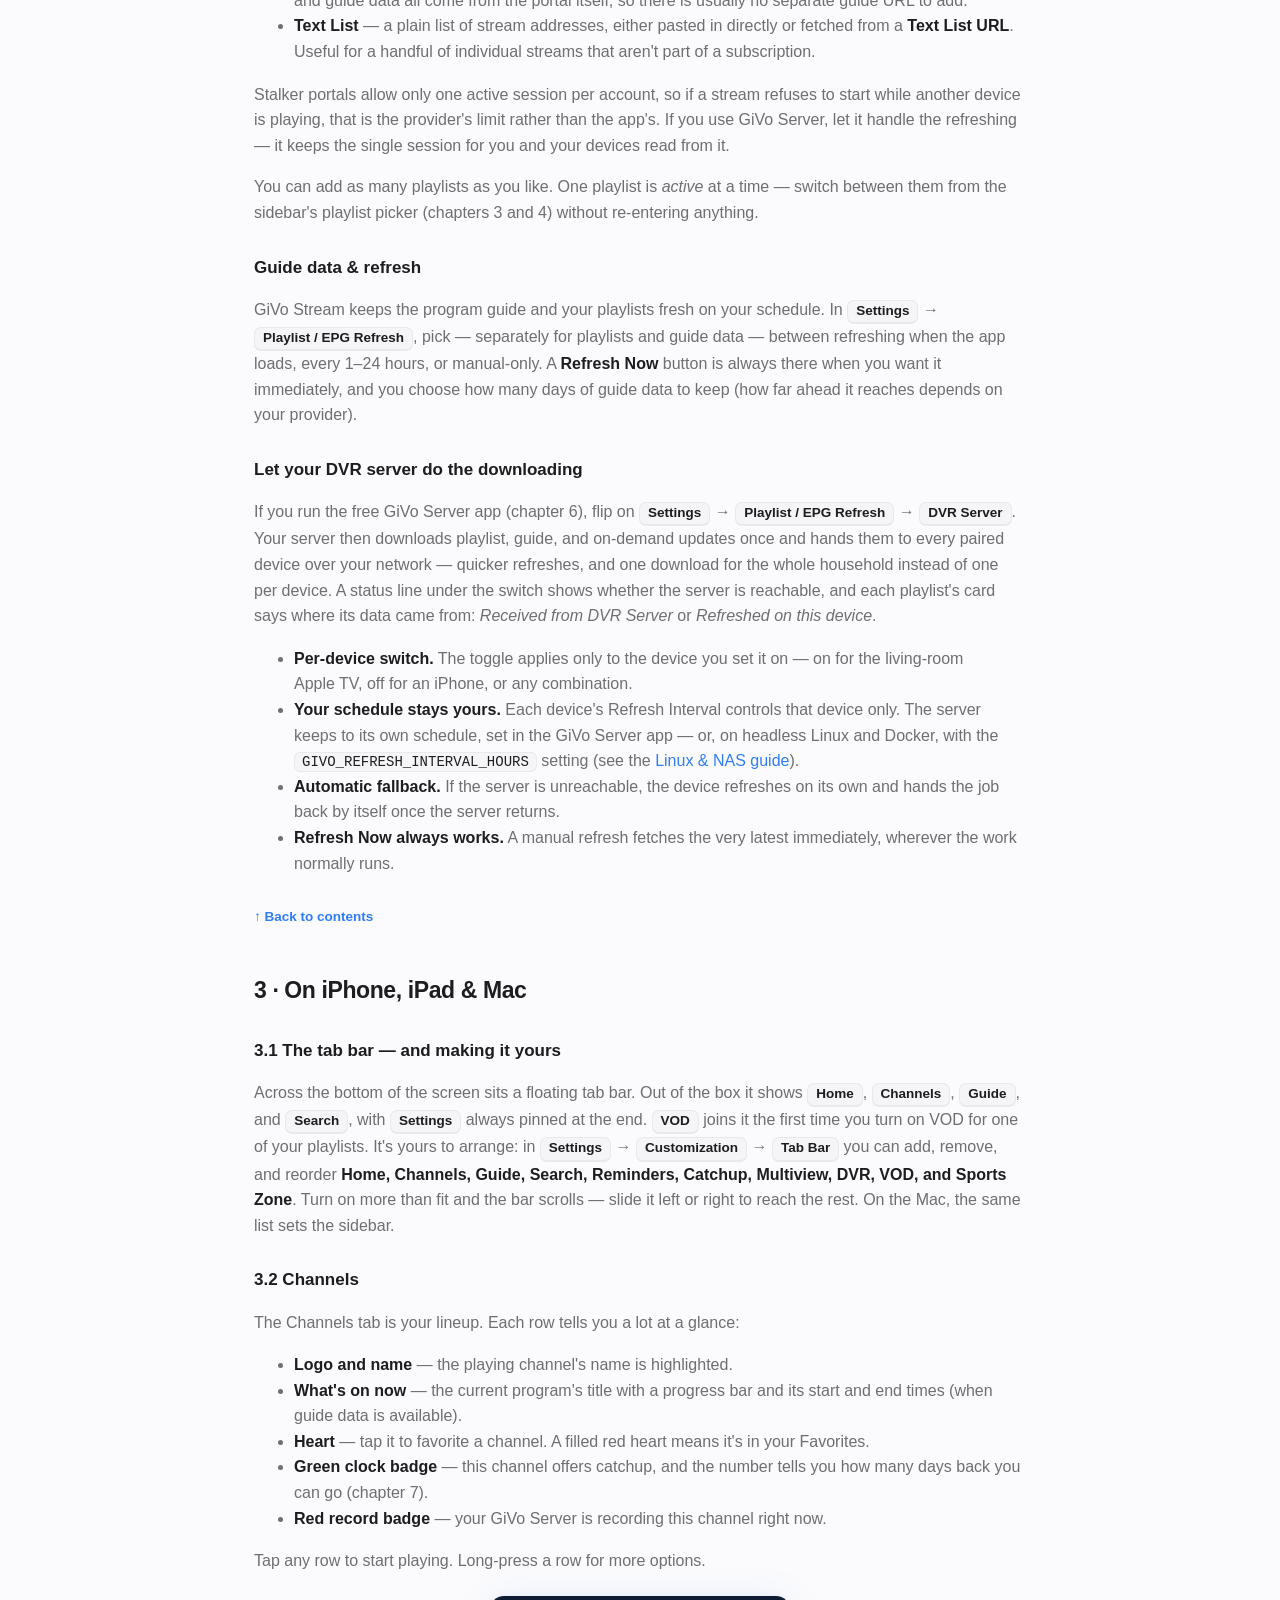
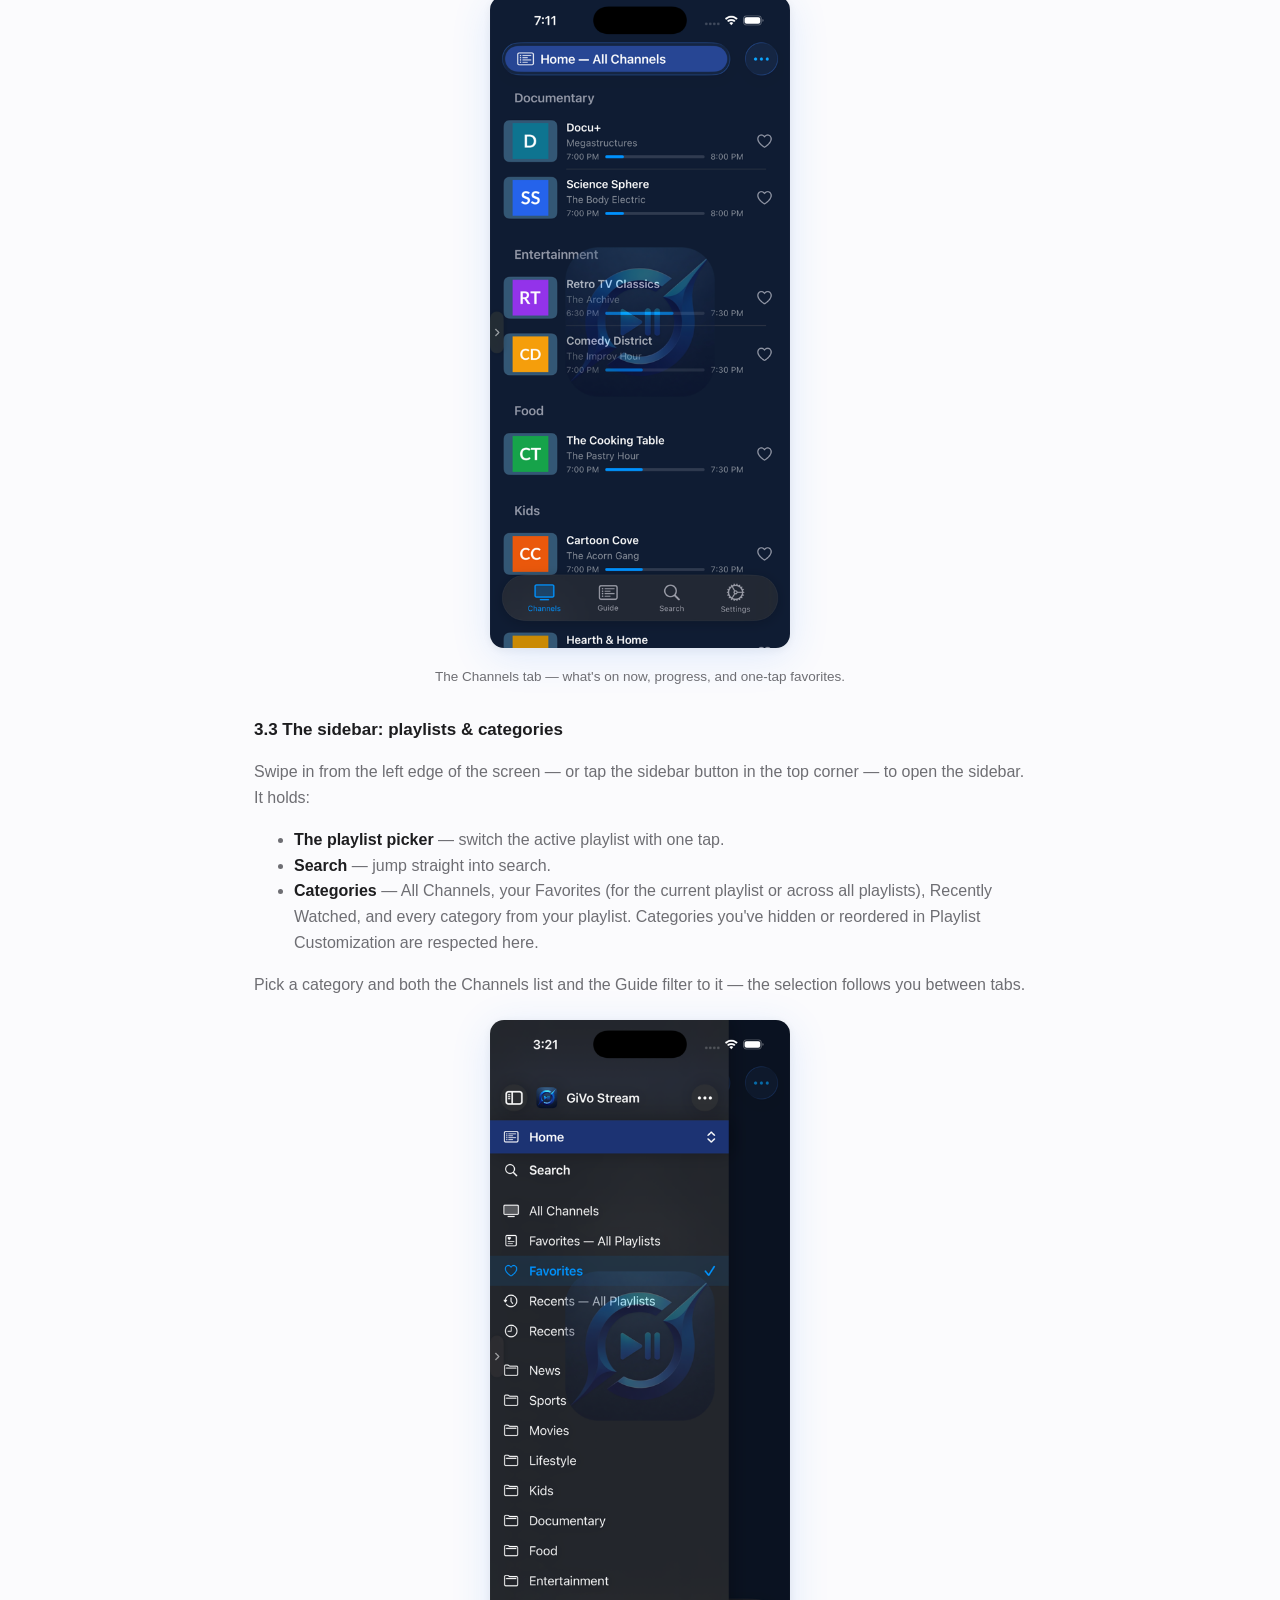
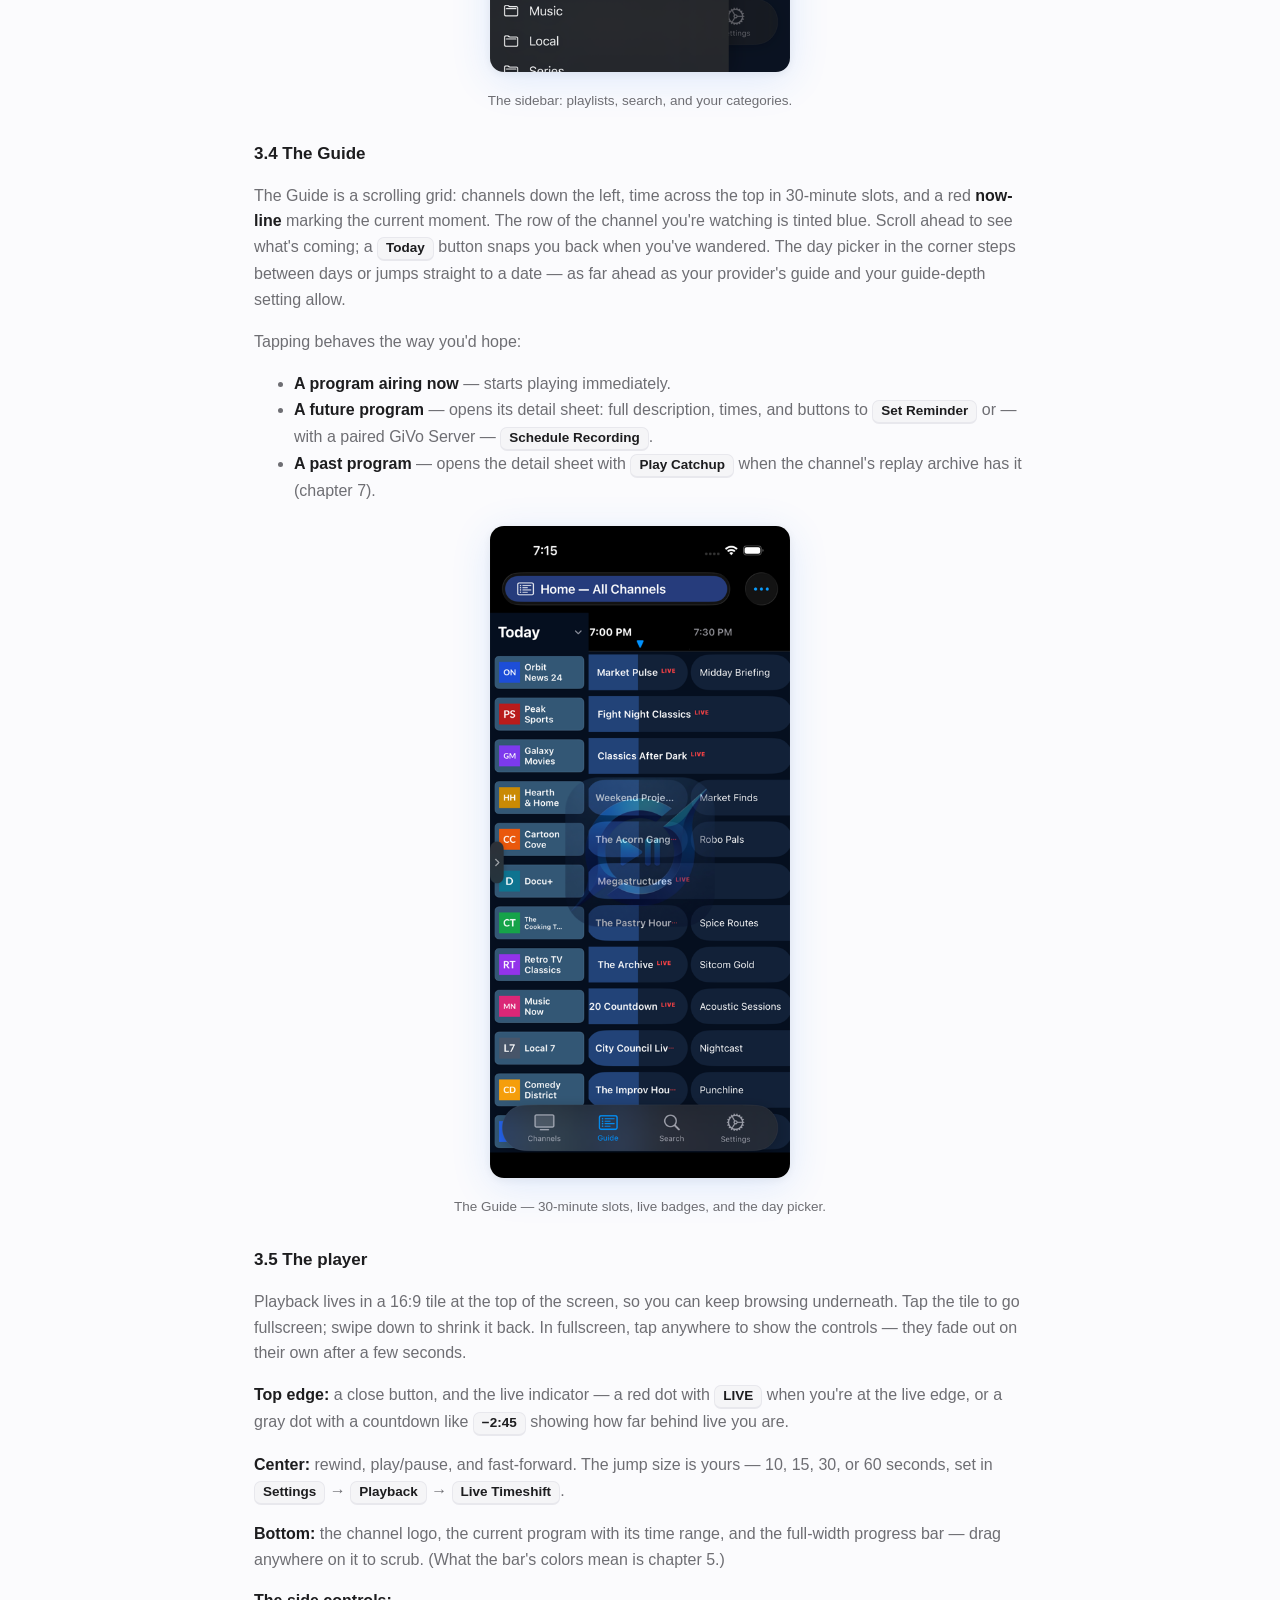
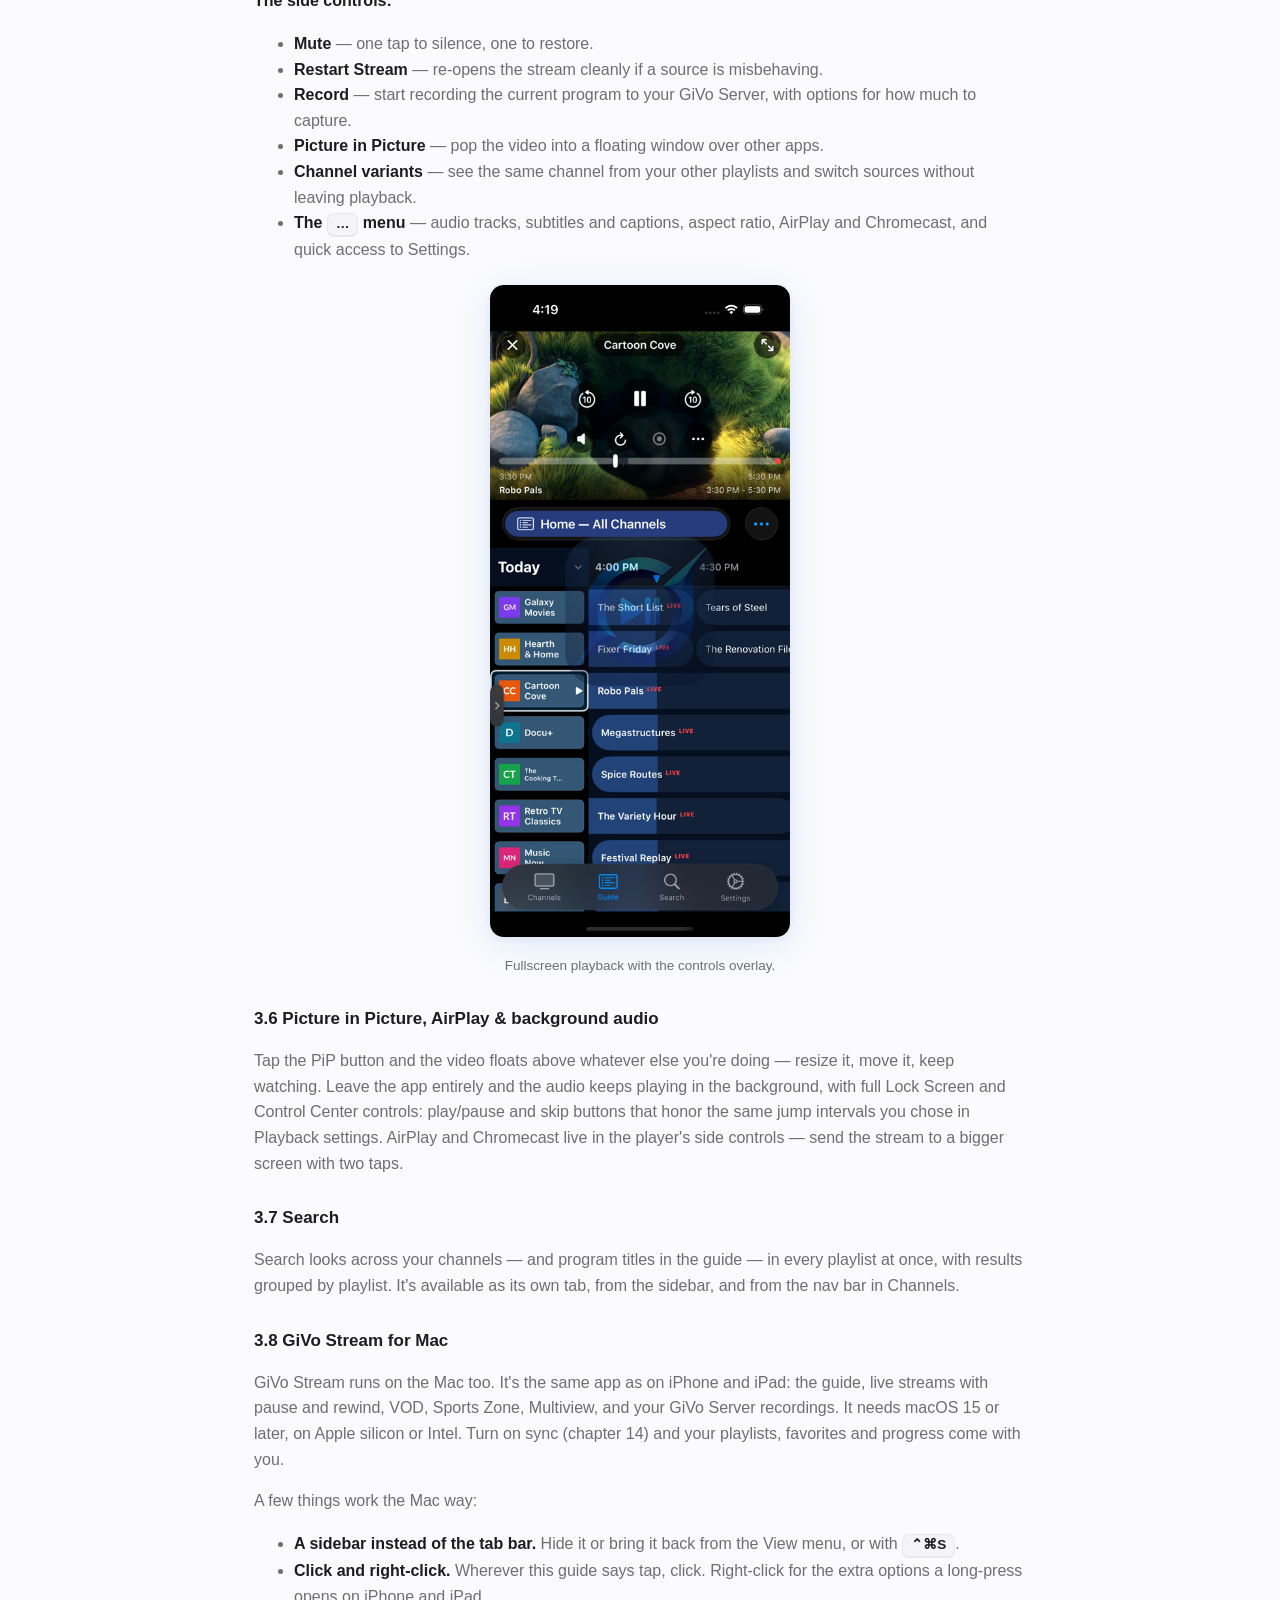
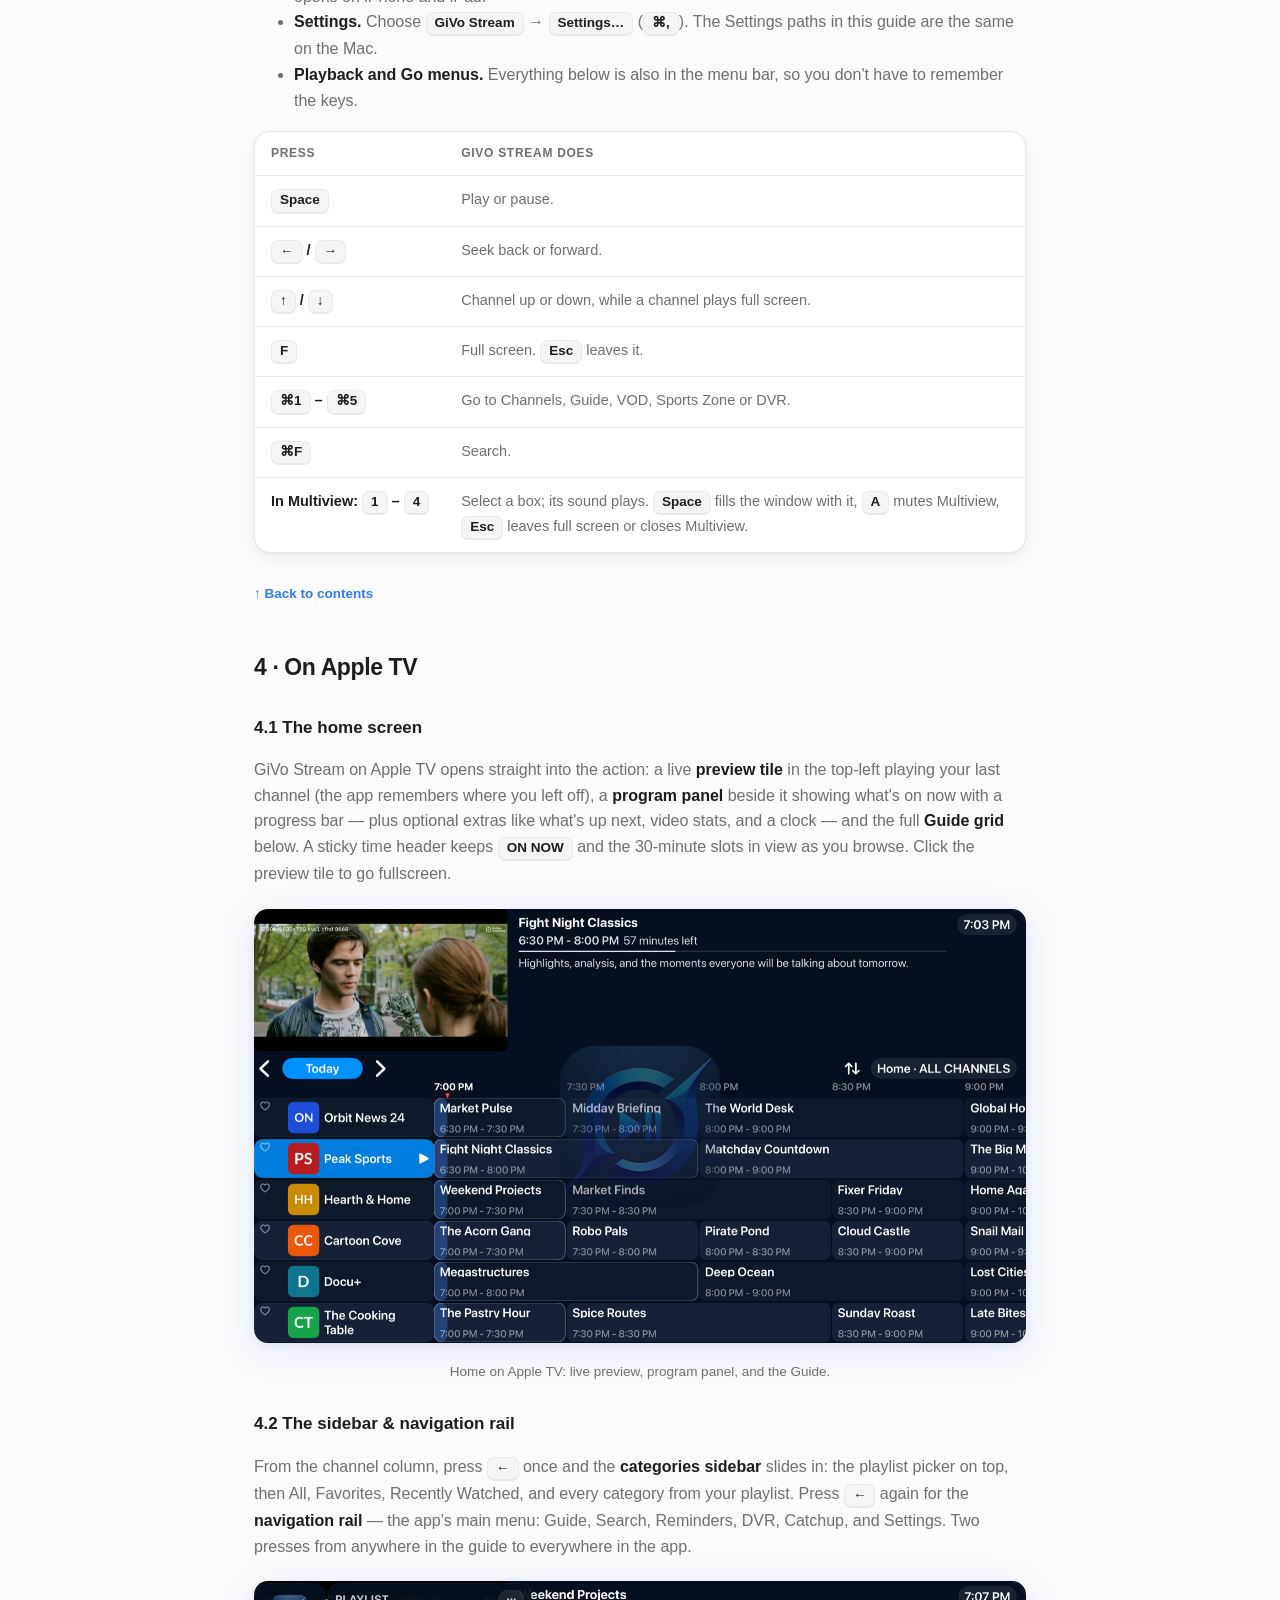
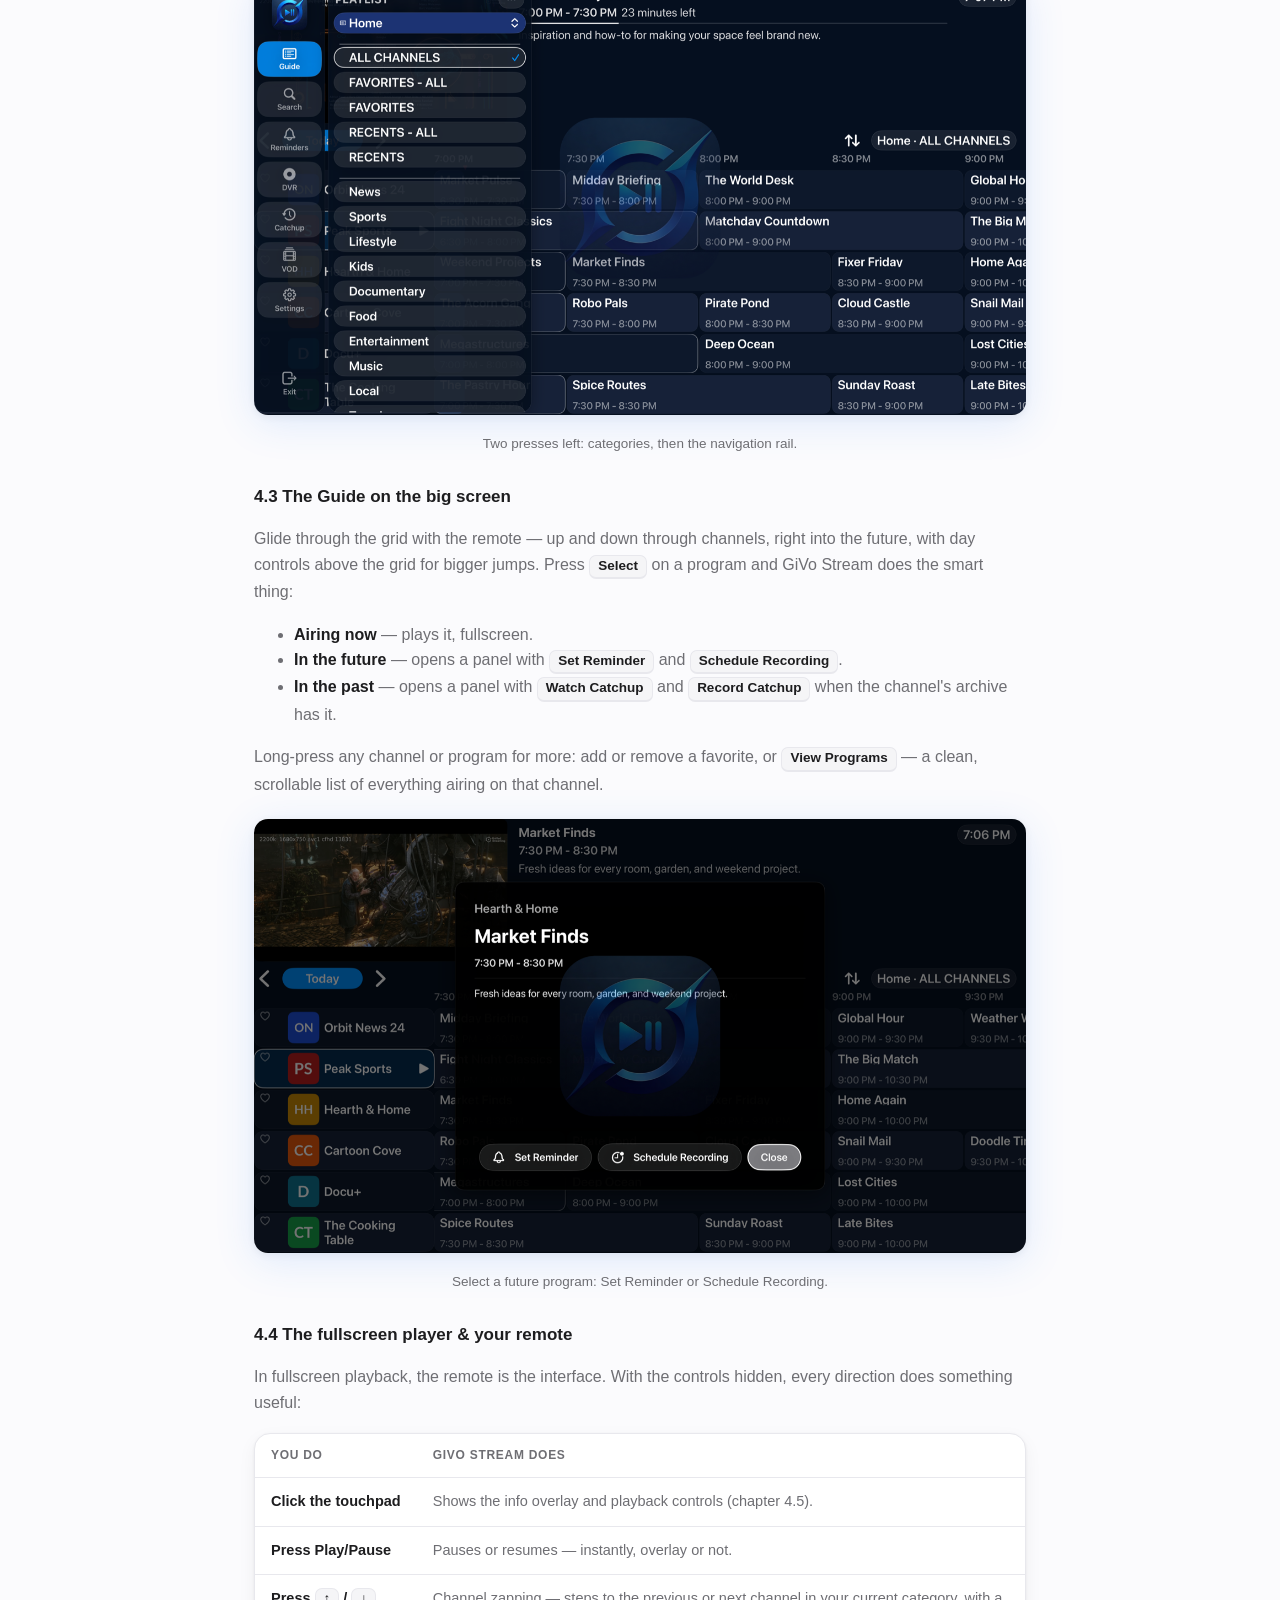
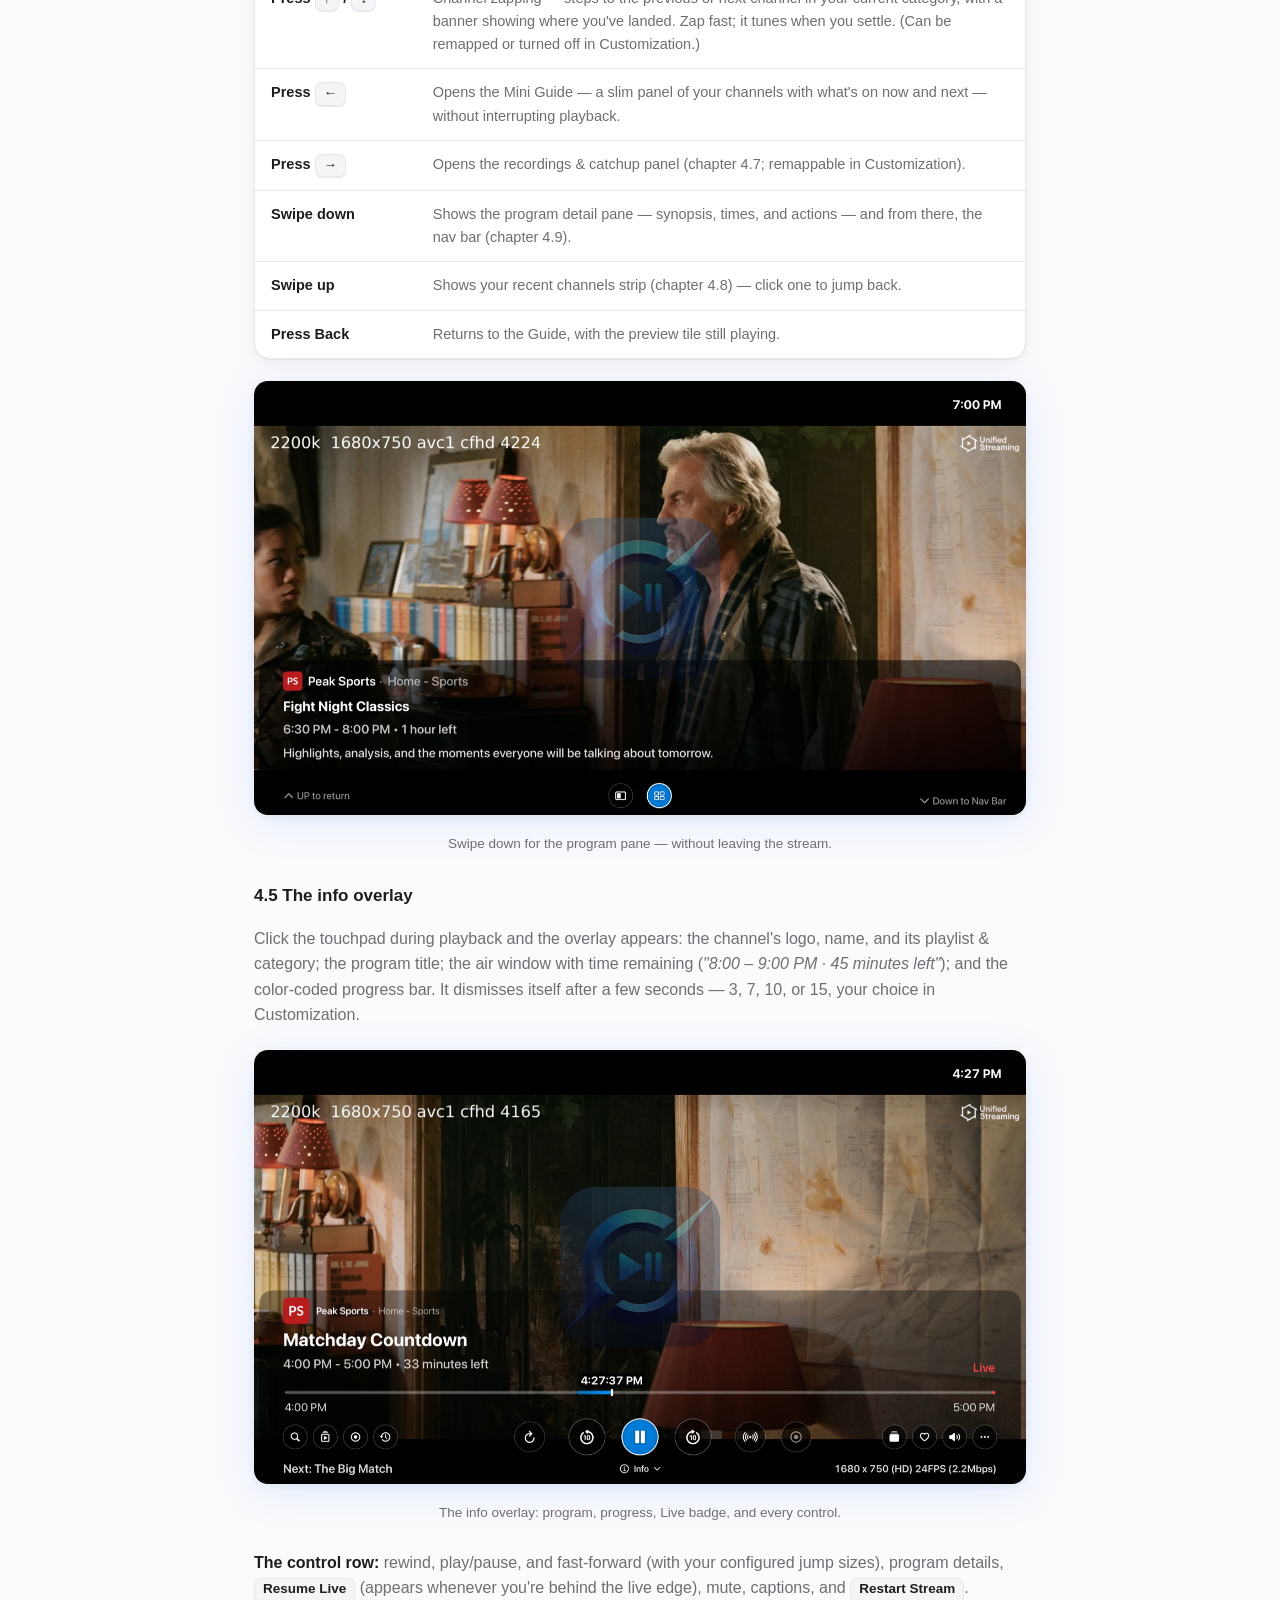
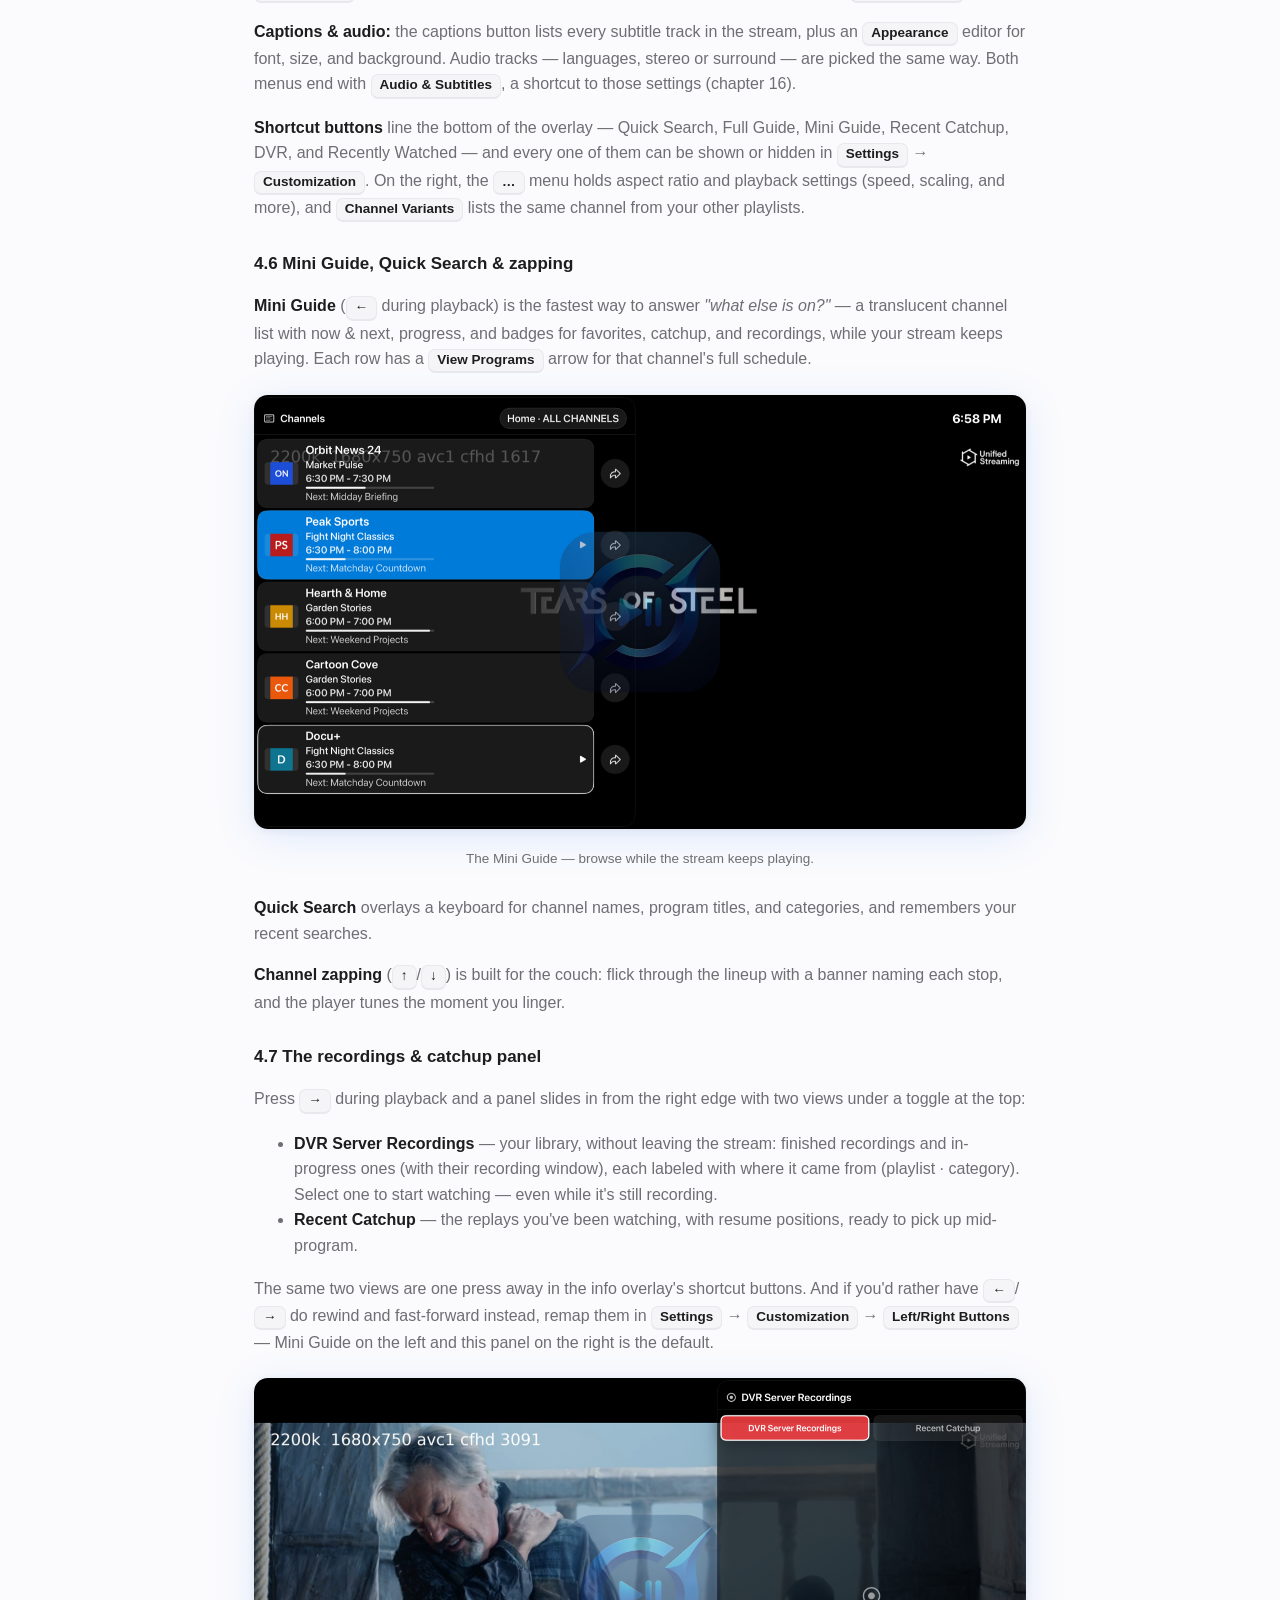
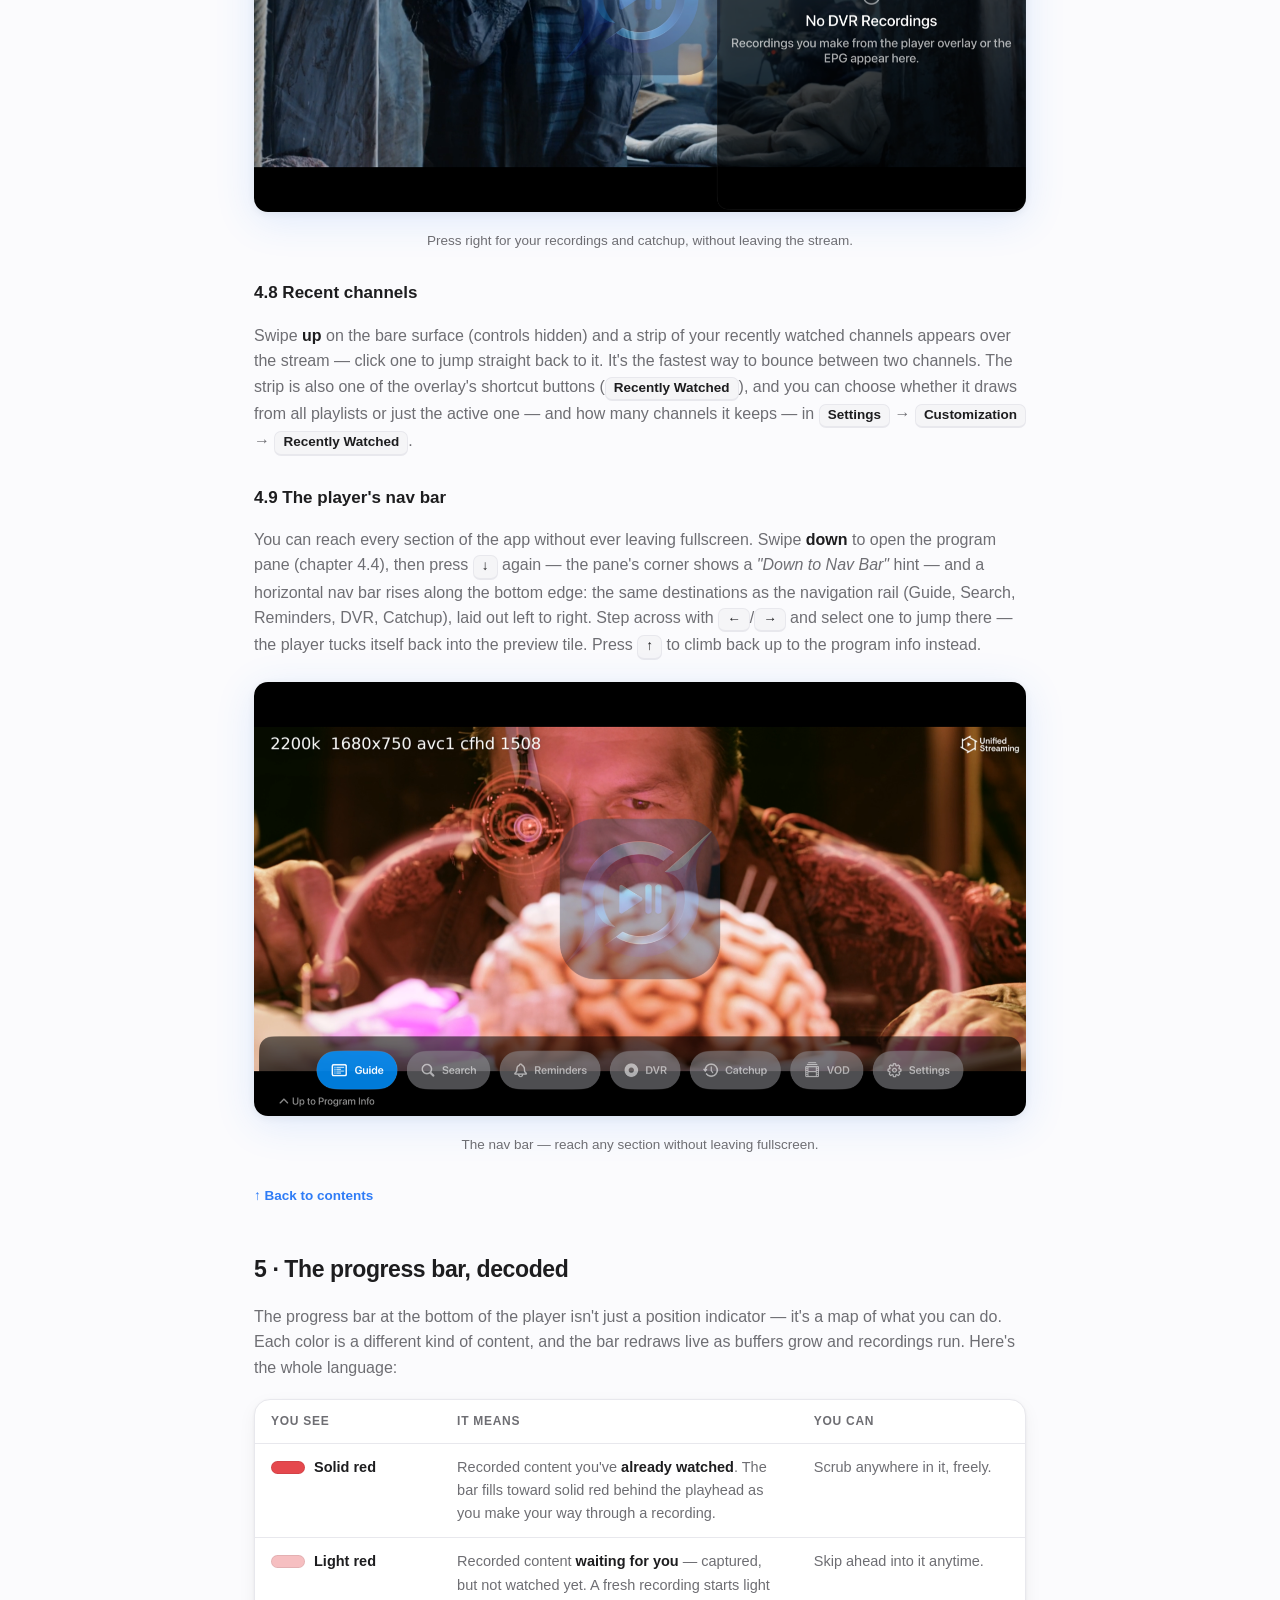
<file: userguide.html>
<!DOCTYPE html>
<html lang="en">
<head>
<meta charset="utf-8">
<meta name="viewport" content="width=device-width, initial-scale=1">
<title>User Guide — GiVo Stream</title>
<meta name="description" content="The complete GiVo Stream user guide — every screen, control, and color explained, for iPhone, iPad, Mac, and Apple TV.">
<meta property="og:title" content="GiVo Stream User Guide">
<meta property="og:description" content="Every screen, control, and color in GiVo Stream, explained — for iPhone, iPad, Mac, and Apple TV.">
<meta property="og:image" content="https://givostreamapp.com/assets/icon-180.png">
<link rel="icon" type="image/png" sizes="64x64" href="/assets/favicon-64.png">
<link rel="apple-touch-icon" href="/assets/icon-180.png">
<link rel="stylesheet" href="/styles.css?v=22">
</head>
<body>

<nav>
  <div class="wrap">
    <img width="180" height="180" src="/assets/icon-180.png" alt="GiVo Stream icon">
    <a class="brand" href="/">GiVo Stream</a>
    <div class="links">
      <a href="/#features">Features</a>
      <a href="/#sports">Sports Zone</a>
      <a href="/#download">DVR Server</a>
      <a href="/linux.html">Linux &amp; NAS</a>
      <a href="/userguide.html">User Guide</a>
      <a href="/support.html">Support</a>
      <a href="/privacy.html">Privacy</a>
      <a href="/terms.html">Terms</a>
      <a href="/open-source.html">Open Source</a>
      <a href="/about.html">About</a>
    </div>
    <details class="menu">
      <summary aria-label="Menu"><span></span><span></span><span></span></summary>
      <div class="dropdown">
        <a href="/#features">Features</a>
        <a href="/#sports">Sports Zone</a>
        <a href="/#download">DVR Server Downloads</a>
        <a href="/linux.html">Linux &amp; NAS Setup</a>
        <a href="/userguide.html">User Guide</a>
        <a href="/support.html">Support</a>
        <a href="/privacy.html">Privacy Policy</a>
        <a href="/terms.html">Terms of Service</a>
        <a href="/open-source.html">Open Source</a>
        <a href="/about.html">About</a>
        <div class="dd-sep"></div>
        <a href="/#appstore">App Store <span class="soon-pill">COMING SOON</span></a>
        <a href="https://testflight.apple.com/join/amYRbhWM" target="_blank" rel="noopener">Join the Beta</a>
        <a href="https://discord.gg/Vh5wXTSwYg" target="_blank" rel="noopener">Discord</a>
      </div>
    </details>
  </div>
</nav>

<article class="book">
  <h1>GiVo Stream User Guide</h1>
  <p class="updated">Every screen, every button, every color — explained. This guide
  covers GiVo Stream on iPhone, iPad, Mac and Apple TV, plus the free GiVo Server
  DVR companion for Mac, Windows, and Linux.</p>

  <div class="toc" id="contents">
    <h2>Contents</h2>
    <ol>
      <li><a href="#welcome">Welcome to GiVo Stream</a></li>
      <li><a href="#first-steps">First steps: your playlist &amp; guide</a></li>
      <li><a href="#ios">On iPhone, iPad &amp; Mac</a></li>
      <li><a href="#appletv">On Apple TV</a></li>
      <li><a href="#bar">The progress bar, decoded</a></li>
      <li><a href="#dvr">Recording with GiVo Server</a></li>
      <li><a href="#catchup">Catchup: replay what you missed</a></li>
      <li><a href="#vod">VOD</a></li>
      <li><a href="#multiview">Multiview</a></li>
      <li><a href="#sports">Sports Zone</a></li>
      <li><a href="#reminders">Reminders</a></li>
      <li><a href="#profiles">Profiles &amp; sharing</a></li>
      <li><a href="#customization">Customization, room by room</a></li>
      <li><a href="#sync">Sync &amp; Data</a></li>
      <li><a href="#parental">Parental controls</a></li>
      <li><a href="#settings">Settings, room by room</a></li>
      <li><a href="#tips">Tips &amp; quick reference</a></li>
    </ol>
  </div>

  <!-- ============================ 1 ============================ -->
  <h2 id="welcome">1 · Welcome to GiVo Stream</h2>

  <p>GiVo Stream is a modern media player for iPhone, iPad, Mac, and Apple TV. Point it
  at your own playlists and it turns them into something that feels effortless: a
  beautiful program guide, instant playback, pause and rewind on live streams,
  catchup replays, and — with the free GiVo Server app on your Mac, PC, or NAS — a real
  DVR whose recordings live on <em>your</em> hardware.</p>

  <p><strong>What you need:</strong></p>
  <ul>
    <li>An iPhone, iPad, or Apple TV running iOS, iPadOS, or tvOS 18.0 or later,
    or a Mac running macOS 15 or later (Apple silicon or Intel).</li>
    <li>A playlist from your own content source — a standard M3U URL or an
    Xtream&nbsp;Codes login. GiVo Stream does not provide any channels or content
    itself.</li>
    <li><em>Optional:</em> the free <a href="/#download">GiVo Server</a> app on a Mac
    or Windows computer, if you want to record and schedule recordings.</li>
  </ul>

  <p>The first two chapters get you set up. Chapters 3 and 4 walk through each app,
  screen by screen. Chapter 5 explains the color-coded progress bar — worth two
  minutes, because once you can read it, the whole player makes sense. The rest
  covers recording, catchup, sync, and the deeper settings.</p>

  <a class="chapter-end" href="#contents">↑ Back to contents</a>

  <!-- ============================ 2 ============================ -->
  <h2 id="first-steps">2 · First steps: your playlist &amp; guide</h2>

  <h3>Add a playlist</h3>
  <p>Open <span class="key">Settings</span> → <span class="key">Playlist Manager</span> →
  <span class="key">Add Playlist</span> and choose the type that matches what your
  provider gave you:</p>
  <ul>
    <li><strong>M3U &amp; EPG</strong> — paste your M3U URL, and optionally a guide
    (XMLTV/EPG) URL. The guide URL can be left empty if your source doesn't provide
    one.</li>
    <li><strong>Xtream Codes</strong> — enter the server address, username, and
    password. Guide data is filled in automatically, or you can supply a custom
    EPG URL instead.</li>
    <li><strong>Stalker Portal</strong> — for providers who give you a portal address
    and a MAC address rather than a username and password. Enter the portal URL and
    the MAC exactly as supplied. Channels, categories and guide data all come from the
    portal itself, so there is usually no separate guide URL to add.</li>
    <li><strong>Text List</strong> — a plain list of stream addresses, either pasted
    in directly or fetched from a <strong>Text List URL</strong>. Useful for a handful
    of individual streams that aren't part of a subscription.</li>
  </ul>
  <p class="note">Stalker portals allow only one active session per account, so if a
  stream refuses to start while another device is playing, that is the provider's
  limit rather than the app's. If you use GiVo Server, let it handle the refreshing —
  it keeps the single session for you and your devices read from it.</p>
  <p>You can add as many playlists as you like. One playlist is <em>active</em> at a
  time — switch between them from the sidebar's playlist picker (chapters 3 and 4)
  without re-entering anything.</p>

  <h3>Guide data &amp; refresh</h3>
  <p>GiVo Stream keeps the program guide and your playlists fresh on your schedule.
  In <span class="key">Settings</span> → <span class="key">Playlist / EPG Refresh</span>,
  pick — separately for playlists and guide data — between refreshing when the app
  loads, every 1–24 hours, or manual-only. A <strong>Refresh Now</strong> button is
  always there when you want it immediately, and you choose how many days of guide
  data to keep (how far ahead it reaches depends on your provider).</p>

  <h3>Let your DVR server do the downloading</h3>
  <p>If you run the free GiVo Server app (chapter 6), flip on
  <span class="key">Settings</span> → <span class="key">Playlist / EPG Refresh</span>
  → <span class="key">DVR Server</span>. Your server then downloads playlist,
  guide, and on-demand updates once and hands them to every paired device over
  your network — quicker refreshes, and one download for the whole household
  instead of one per device. A status line under the switch shows whether the
  server is reachable, and each playlist's card says where its data came from:
  <em>Received from DVR Server</em> or <em>Refreshed on this device</em>.</p>
  <ul>
    <li><strong>Per-device switch.</strong> The toggle applies only to the device
    you set it on — on for the living-room Apple&nbsp;TV, off for an iPhone, or
    any combination.</li>
    <li><strong>Your schedule stays yours.</strong> Each device's Refresh
    Interval controls that device only. The server keeps to its own schedule,
    set in the GiVo Server app — or, on headless Linux and Docker, with the
    <code>GIVO_REFRESH_INTERVAL_HOURS</code> setting (see the
    <a href="/linux.html#refresh-linux">Linux &amp; NAS guide</a>).</li>
    <li><strong>Automatic fallback.</strong> If the server is unreachable, the
    device refreshes on its own and hands the job back by itself once the
    server returns.</li>
    <li><strong>Refresh Now always works.</strong> A manual refresh fetches the
    very latest immediately, wherever the work normally runs.</li>
  </ul>

  <a class="chapter-end" href="#contents">↑ Back to contents</a>

  <!-- ============================ 3 ============================ -->
  <h2 id="ios">3 · On iPhone, iPad &amp; Mac</h2>

  <h3 id="ios-tabs">3.1 The tab bar — and making it yours</h3>
  <p>Across the bottom of the screen sits a floating tab bar. Out of the box it
  shows <span class="key">Home</span>, <span class="key">Channels</span>,
  <span class="key">Guide</span>, and <span class="key">Search</span>, with
  <span class="key">Settings</span> always pinned at the end.
  <span class="key">VOD</span> joins it the first time you turn on VOD for one of
  your playlists. It's yours to arrange: in <span class="key">Settings</span> →
  <span class="key">Customization</span> → <span class="key">Tab Bar</span> you can
  add, remove, and reorder <strong>Home, Channels, Guide, Search, Reminders,
  Catchup, Multiview, DVR, VOD, and Sports Zone</strong>. Turn on more than fit and
  the bar scrolls — slide it left or right to reach the rest. On the Mac, the
  same list sets the sidebar.</p>

  <h3 id="ios-channels">3.2 Channels</h3>
  <p>The Channels tab is your lineup. Each row tells you a lot at a glance:</p>
  <ul>
    <li><strong>Logo and name</strong> — the playing channel's name is highlighted.</li>
    <li><strong>What's on now</strong> — the current program's title with a progress
    bar and its start and end times (when guide data is available).</li>
    <li><strong>Heart</strong> — tap it to favorite a channel. A filled red heart
    means it's in your Favorites.</li>
    <li><strong>Green clock badge</strong> — this channel offers catchup, and the
    number tells you how many days back you can go (chapter 7).</li>
    <li><strong>Red record badge</strong> — your GiVo Server is recording this
    channel right now.</li>
  </ul>
  <p>Tap any row to start playing. Long-press a row for more options.</p>
  <figure class="fig phone">
    <img width="460" height="1000" src="/assets/shots/phone-channelrows.png" alt="The Channels tab — what's on now, progress, and one-tap favorites." loading="lazy">
    <figcaption>The Channels tab — what's on now, progress, and one-tap favorites.</figcaption>
  </figure>


  <h3 id="ios-sidebar">3.3 The sidebar: playlists &amp; categories</h3>
  <p>Swipe in from the left edge of the screen — or tap the sidebar button in the
  top corner — to open the sidebar. It holds:</p>
  <ul>
    <li><strong>The playlist picker</strong> — switch the active playlist with one tap.</li>
    <li><strong>Search</strong> — jump straight into search.</li>
    <li><strong>Categories</strong> — All Channels, your Favorites (for the current
    playlist or across all playlists), Recently Watched, and every category from
    your playlist. Categories you've hidden or reordered in Playlist Customization
    are respected here.</li>
  </ul>
  <p>Pick a category and both the Channels list and the Guide filter to it — the
  selection follows you between tabs.</p>
  <figure class="fig phone">
    <img width="460" height="1000" src="/assets/shots/phone-sidebar.png" alt="The sidebar: playlists, search, and your categories." loading="lazy">
    <figcaption>The sidebar: playlists, search, and your categories.</figcaption>
  </figure>


  <h3 id="ios-guide">3.4 The Guide</h3>
  <p>The Guide is a scrolling grid: channels down the left, time across the top in
  30-minute slots, and a red <strong>now-line</strong> marking the current moment.
  The row of the channel you're watching is tinted blue. Scroll ahead to see
  what's coming; a <span class="key">Today</span> button snaps you back when you've
  wandered. The day picker in the corner steps between days or jumps straight to a
  date — as far ahead as your provider's guide and your guide-depth setting allow.</p>
  <p>Tapping behaves the way you'd hope:</p>
  <ul>
    <li><strong>A program airing now</strong> — starts playing immediately.</li>
    <li><strong>A future program</strong> — opens its detail sheet: full description,
    times, and buttons to <span class="key">Set Reminder</span> or — with a paired
    GiVo Server — <span class="key">Schedule Recording</span>.</li>
    <li><strong>A past program</strong> — opens the detail sheet with
    <span class="key">Play Catchup</span> when the channel's replay archive has it
    (chapter 7).</li>
  </ul>
  <figure class="fig phone">
    <img width="460" height="1000" src="/assets/shots/phone-fullguide.png" alt="The Guide — 30-minute slots, live badges, and the day picker." loading="lazy">
    <figcaption>The Guide — 30-minute slots, live badges, and the day picker.</figcaption>
  </figure>


  <h3 id="ios-player">3.5 The player</h3>
  <p>Playback lives in a 16:9 tile at the top of the screen, so you can keep
  browsing underneath. Tap the tile to go fullscreen; swipe down to shrink it back.
  In fullscreen, tap anywhere to show the controls — they fade out on their own
  after a few seconds.</p>
  <p><strong>Top edge:</strong> a close button, and the live indicator — a red dot
  with <span class="key">LIVE</span> when you're at the live edge, or a gray dot
  with a countdown like <span class="key">−2:45</span> showing how far behind live
  you are.</p>
  <p><strong>Center:</strong> rewind, play/pause, and fast-forward. The jump size is
  yours — 10, 15, 30, or 60 seconds, set in
  <span class="key">Settings</span> → <span class="key">Playback</span> → <span class="key">Live Timeshift</span>.</p>
  <p><strong>Bottom:</strong> the channel logo, the current program with its time
  range, and the full-width progress bar — drag anywhere on it to scrub. (What the
  bar's colors mean is chapter 5.)</p>
  <p><strong>The side controls:</strong></p>
  <ul>
    <li><strong>Mute</strong> — one tap to silence, one to restore.</li>
    <li><strong>Restart Stream</strong> — re-opens the stream cleanly if a source is
    misbehaving.</li>
    <li><strong>Record</strong> — start recording the current program to your GiVo
    Server, with options for how much to capture.</li>
    <li><strong>Picture in Picture</strong> — pop the video into a floating window
    over other apps.</li>
    <li><strong>Channel variants</strong> — see the same channel from your other
    playlists and switch sources without leaving playback.</li>
    <li><strong>The <span class="key">…</span> menu</strong> — audio tracks,
    subtitles and captions, aspect ratio, AirPlay and Chromecast, and quick access
    to Settings.</li>
  </ul>


  <figure class="fig phone">
    <img width="460" height="1000" src="/assets/shots/phone-player.png" alt="Fullscreen playback with the controls overlay." loading="lazy">
    <figcaption>Fullscreen playback with the controls overlay.</figcaption>
  </figure>

  <h3 id="ios-pip">3.6 Picture in Picture, AirPlay &amp; background audio</h3>
  <p>Tap the PiP button and the video floats above whatever else you're doing —
  resize it, move it, keep watching. Leave the app entirely and the audio keeps
  playing in the background, with full Lock Screen and Control Center controls:
  play/pause and skip buttons that honor the same jump intervals you chose in
  Playback settings. AirPlay and Chromecast live in the player's side controls —
  send the stream to a bigger screen with two taps.</p>

  <h3 id="ios-search">3.7 Search</h3>
  <p>Search looks across your channels — and program titles in the guide — in every
  playlist at once, with results grouped by playlist. It's available as its own
  tab, from the sidebar, and from the nav bar in Channels.</p>

  <h3 id="mac">3.8 GiVo Stream for Mac</h3>
  <p>GiVo Stream runs on the Mac too. It's the same app as on iPhone and iPad: the
  guide, live streams with pause and rewind, VOD, Sports Zone, Multiview, and your
  GiVo Server recordings. It needs macOS 15 or later, on Apple silicon or Intel.
  Turn on sync (chapter 14) and your playlists, favorites and progress come with
  you.</p>
  <p>A few things work the Mac way:</p>
  <ul>
    <li><strong>A sidebar instead of the tab bar.</strong> Hide it or bring it back
    from the View menu, or with <span class="key">⌃⌘S</span>.</li>
    <li><strong>Click and right-click.</strong> Wherever this guide says tap, click.
    Right-click for the extra options a long-press opens on iPhone and iPad.</li>
    <li><strong>Settings.</strong> Choose <span class="key">GiVo Stream</span> →
    <span class="key">Settings…</span> (<span class="key">⌘,</span>). The Settings
    paths in this guide are the same on the Mac.</li>
    <li><strong>Playback and Go menus.</strong> Everything below is also in the menu
    bar, so you don't have to remember the keys.</li>
  </ul>

  <div class="gtable"><table>
    <thead><tr><th>Press</th><th>GiVo Stream does</th></tr></thead>
    <tbody>
      <tr><td><span class="key">Space</span></td><td>Play or pause.</td></tr>
      <tr><td><span class="key">←</span> / <span class="key">→</span></td><td>Seek back or forward.</td></tr>
      <tr><td><span class="key">↑</span> / <span class="key">↓</span></td><td>Channel up or down, while a channel plays full screen.</td></tr>
      <tr><td><span class="key">F</span></td><td>Full screen. <span class="key">Esc</span> leaves it.</td></tr>
      <tr><td><span class="key">⌘1</span> – <span class="key">⌘5</span></td><td>Go to Channels, Guide, VOD, Sports Zone or DVR.</td></tr>
      <tr><td><span class="key">⌘F</span></td><td>Search.</td></tr>
      <tr><td>In Multiview: <span class="key">1</span> – <span class="key">4</span></td><td>Select a box; its sound plays. <span class="key">Space</span> fills the window with it, <span class="key">A</span> mutes Multiview, <span class="key">Esc</span> leaves full screen or closes Multiview.</td></tr>
    </tbody>
  </table></div>

  <a class="chapter-end" href="#contents">↑ Back to contents</a>

  <!-- ============================ 4 ============================ -->
  <h2 id="appletv">4 · On Apple TV</h2>

  <h3 id="tv-home">4.1 The home screen</h3>
  <p>GiVo Stream on Apple TV opens straight into the action: a live
  <strong>preview tile</strong> in the top-left playing your last channel (the app
  remembers where you left off), a <strong>program panel</strong> beside it showing
  what's on now with a progress bar — plus optional extras like what's up next,
  video stats, and a clock — and the full <strong>Guide grid</strong> below. A
  sticky time header keeps <span class="key">ON NOW</span> and the 30-minute slots
  in view as you browse. Click the preview tile to go fullscreen.</p>
  <figure class="fig">
    <img width="1400" height="787" src="/assets/shots/tv-home.png" alt="Home on Apple TV: live preview, program panel, and the Guide." loading="lazy">
    <figcaption>Home on Apple TV: live preview, program panel, and the Guide.</figcaption>
  </figure>


  <h3 id="tv-sidebar">4.2 The sidebar &amp; navigation rail</h3>
  <p>From the channel column, press <span class="key">←</span> once and the
  <strong>categories sidebar</strong> slides in: the playlist picker on top, then
  All, Favorites, Recently Watched, and every category from your playlist. Press
  <span class="key">←</span> again for the <strong>navigation rail</strong> — the
  app's main menu: Guide, Search, Reminders, DVR, Catchup, and Settings. Two
  presses from anywhere in the guide to everywhere in the app.</p>
  <figure class="fig">
    <img width="1400" height="787" src="/assets/shots/tv-navrail.png" alt="Two presses left: categories, then the navigation rail." loading="lazy">
    <figcaption>Two presses left: categories, then the navigation rail.</figcaption>
  </figure>


  <h3 id="tv-guide">4.3 The Guide on the big screen</h3>
  <p>Glide through the grid with the remote — up and down through channels, right
  into the future, with day controls above the grid for bigger jumps. Press
  <span class="key">Select</span> on a program and GiVo Stream does the smart
  thing:</p>
  <ul>
    <li><strong>Airing now</strong> — plays it, fullscreen.</li>
    <li><strong>In the future</strong> — opens a panel with
    <span class="key">Set Reminder</span> and
    <span class="key">Schedule Recording</span>.</li>
    <li><strong>In the past</strong> — opens a panel with
    <span class="key">Watch Catchup</span> and
    <span class="key">Record Catchup</span> when the channel's archive has it.</li>
  </ul>
  <p>Long-press any channel or program for more: add or remove a favorite, or
  <span class="key">View Programs</span> — a clean, scrollable list of everything
  airing on that channel.</p>
  <figure class="fig">
    <img width="1400" height="787" src="/assets/shots/tv-popup.png" alt="Select a future program: Set Reminder or Schedule Recording." loading="lazy">
    <figcaption>Select a future program: Set Reminder or Schedule Recording.</figcaption>
  </figure>


  <h3 id="tv-remote">4.4 The fullscreen player &amp; your remote</h3>
  <p>In fullscreen playback, the remote is the interface. With the controls hidden,
  every direction does something useful:</p>

  <div class="gtable"><table>
    <thead><tr><th>You do</th><th>GiVo Stream does</th></tr></thead>
    <tbody>
      <tr><td>Click the touchpad</td><td>Shows the info overlay and playback controls (chapter 4.5).</td></tr>
      <tr><td>Press Play/Pause</td><td>Pauses or resumes — instantly, overlay or not.</td></tr>
      <tr><td>Press <span class="key">↑</span> / <span class="key">↓</span></td><td>Channel zapping — steps to the previous or next channel in your current category, with a banner showing where you've landed. Zap fast; it tunes when you settle. (Can be remapped or turned off in Customization.)</td></tr>
      <tr><td>Press <span class="key">←</span></td><td>Opens the Mini Guide — a slim panel of your channels with what's on now and next — without interrupting playback.</td></tr>
      <tr><td>Press <span class="key">→</span></td><td>Opens the recordings &amp; catchup panel (chapter 4.7; remappable in Customization).</td></tr>
      <tr><td>Swipe down</td><td>Shows the program detail pane — synopsis, times, and actions — and from there, the nav bar (chapter 4.9).</td></tr>
      <tr><td>Swipe up</td><td>Shows your recent channels strip (chapter 4.8) — click one to jump back.</td></tr>
      <tr><td>Press Back</td><td>Returns to the Guide, with the preview tile still playing.</td></tr>
    </tbody>
  </table></div>

  <figure class="fig">
    <img width="1400" height="787" src="/assets/shots/tv-detailpane.png" alt="Swipe down for the program pane — without leaving the stream." loading="lazy">
    <figcaption>Swipe down for the program pane — without leaving the stream.</figcaption>
  </figure>

  <h3 id="tv-overlay">4.5 The info overlay</h3>
  <p>Click the touchpad during playback and the overlay appears: the channel's logo,
  name, and its playlist &amp; category; the program title; the air window with time
  remaining (<em>"8:00 – 9:00 PM · 45 minutes left"</em>); and the color-coded
  progress bar. It dismisses itself after a few seconds — 3, 7, 10, or 15, your
  choice in Customization.</p>
  <figure class="fig">
    <img width="1400" height="787" src="/assets/shots/tv-overlay.png" alt="The info overlay: program, progress, Live badge, and every control." loading="lazy">
    <figcaption>The info overlay: program, progress, Live badge, and every control.</figcaption>
  </figure>

  <p><strong>The control row:</strong> rewind, play/pause, and fast-forward (with
  your configured jump sizes), program details, <span class="key">Resume Live</span>
  (appears whenever you're behind the live edge), mute, captions, and
  <span class="key">Restart Stream</span>.</p>
  <p><strong>Captions &amp; audio:</strong> the captions button lists every subtitle
  track in the stream, plus an <span class="key">Appearance</span> editor for font,
  size, and background. Audio tracks — languages, stereo or surround — are picked
  the same way.
  Both menus end with <span class="key">Audio &amp; Subtitles</span>, a shortcut to
  those settings (chapter 16).</p>
  <p><strong>Shortcut buttons</strong> line the bottom of the overlay — Quick
  Search, Full Guide, Mini Guide, Recent Catchup, DVR, and Recently Watched — and
  every one of them can be shown or hidden in
  <span class="key">Settings</span> → <span class="key">Customization</span>. On the
  right, the <span class="key">…</span> menu holds aspect ratio and playback
  settings (speed, scaling, and more), and <span class="key">Channel
  Variants</span> lists the same channel from your other playlists.</p>

  <h3 id="tv-extras">4.6 Mini Guide, Quick Search &amp; zapping</h3>
  <p><strong>Mini Guide</strong> (<span class="key">←</span> during playback) is the
  fastest way to answer <em>"what else is on?"</em> — a translucent channel list
  with now &amp; next, progress, and badges for favorites, catchup, and recordings,
  while your stream keeps playing. Each row has a <span class="key">View
  Programs</span> arrow for that channel's full schedule.</p>
  <figure class="fig">
    <img width="1400" height="787" src="/assets/shots/tv-miniguide.png" alt="The Mini Guide — browse while the stream keeps playing." loading="lazy">
    <figcaption>The Mini Guide — browse while the stream keeps playing.</figcaption>
  </figure>

  <p><strong>Quick Search</strong> overlays a keyboard for channel names, program
  titles, and categories, and remembers your recent searches.</p>
  <p><strong>Channel zapping</strong> (<span class="key">↑</span>/<span class="key">↓</span>)
  is built for the couch: flick through the lineup with a banner naming each stop,
  and the player tunes the moment you linger.</p>

  <h3 id="tv-recpanel">4.7 The recordings &amp; catchup panel</h3>
  <p>Press <span class="key">→</span> during playback and a panel slides in from the
  right edge with two views under a toggle at the top:</p>
  <ul>
    <li><strong>DVR Server Recordings</strong> — your library, without leaving the
    stream: finished recordings and in-progress ones (with their recording window),
    each labeled with where it came from (playlist · category). Select one to start
    watching — even while it's still recording.</li>
    <li><strong>Recent Catchup</strong> — the replays you've been watching, with
    resume positions, ready to pick up mid-program.</li>
  </ul>
  <p>The same two views are one press away in the info overlay's shortcut buttons.
  And if you'd rather have <span class="key">←</span>/<span class="key">→</span> do
  rewind and fast-forward instead, remap them in
  <span class="key">Settings</span> → <span class="key">Customization</span> →
  <span class="key">Left/Right Buttons</span> — Mini Guide on the left and this
  panel on the right is the default.</p>

  <figure class="fig">
    <img width="1400" height="787" src="/assets/shots/tv-recpanel.png" alt="Press right for your recordings and catchup, without leaving the stream." loading="lazy">
    <figcaption>Press right for your recordings and catchup, without leaving the stream.</figcaption>
  </figure>

  <h3 id="tv-recents">4.8 Recent channels</h3>
  <p>Swipe <strong>up</strong> on the bare surface (controls hidden) and a strip of
  your recently watched channels appears over the stream — click one to jump
  straight back to it. It's the fastest way to bounce between two channels. The
  strip is also one of the overlay's shortcut buttons
  (<span class="key">Recently Watched</span>), and you can choose whether it draws
  from all playlists or just the active one — and how many channels it keeps — in
  <span class="key">Settings</span> → <span class="key">Customization</span> →
  <span class="key">Recently Watched</span>.</p>

  <h3 id="tv-navbar">4.9 The player's nav bar</h3>
  <p>You can reach every section of the app without ever leaving fullscreen. Swipe
  <strong>down</strong> to open the program pane (chapter 4.4), then press
  <span class="key">↓</span> again — the pane's corner shows a
  <em>"Down to Nav Bar"</em> hint — and a horizontal nav bar rises along the bottom
  edge: the same destinations as the navigation rail (Guide, Search, Reminders,
  DVR, Catchup), laid out left to right. Step across with
  <span class="key">←</span>/<span class="key">→</span> and select one to jump
  there — the player tucks itself back into the preview tile. Press
  <span class="key">↑</span> to climb back up to the program info instead.</p>
  <figure class="fig">
    <img width="1400" height="787" src="/assets/shots/tv-playernav.png" alt="The nav bar — reach any section without leaving fullscreen." loading="lazy">
    <figcaption>The nav bar — reach any section without leaving fullscreen.</figcaption>
  </figure>


  <a class="chapter-end" href="#contents">↑ Back to contents</a>

  <!-- ============================ 5 ============================ -->
  <h2 id="bar">5 · The progress bar, decoded</h2>

  <p>The progress bar at the bottom of the player isn't just a position indicator —
  it's a map of what you can do. Each color is a different kind of content, and the
  bar redraws live as buffers grow and recordings run. Here's the whole language:</p>

  <div class="gtable"><table>
    <thead><tr><th>You see</th><th>It means</th><th>You can</th></tr></thead>
    <tbody>
      <tr><td><span class="swatch sw-red"></span>Solid red</td>
        <td>Recorded content you've <strong>already watched</strong>. The bar fills
        toward solid red behind the playhead as you make your way through a
        recording.</td>
        <td>Scrub anywhere in it, freely.</td></tr>
      <tr><td><span class="swatch sw-red-low"></span>Light red</td>
        <td>Recorded content <strong>waiting for you</strong> — captured, but not
        watched yet. A fresh recording starts light red end to end and turns
        solid as you watch.</td>
        <td>Skip ahead into it anytime.</td></tr>
      <tr><td><span class="swatch sw-orange-low"></span>Light orange</td>
        <td>A <strong>commercial break</strong> the server detected in the
        recording (needs <span class="key">Ad&nbsp;Skip</span> — see
        <a href="#commercial-skip">Commercial skip</a>). Light means you haven't
        reached it yet.</td>
        <td>Skip it with one press when you get there — or let Auto Skip jump it
        for you.</td></tr>
      <tr><td><span class="swatch sw-orange"></span>Solid orange</td>
        <td>A commercial break you've already watched past or skipped.</td>
        <td>Nothing — it's behind you.</td></tr>
      <tr><td><span class="swatch sw-blue"></span>Blue</td>
        <td>Your live buffer — the rewindable window GiVo Stream keeps on-device from the moment a stream starts. (On iPhone and iPad it's drawn in your theme's accent color.)</td>
        <td>Pause, rewind, and scrub within it.</td></tr>
      <tr><td><span class="swatch sw-green"></span>Bright green</td>
        <td>Catchup playback — the part you've already watched.</td>
        <td>Scrub back through it.</td></tr>
      <tr><td><span class="swatch sw-green-mid"></span>Medium green</td>
        <td>Catchup — available, but not watched yet.</td>
        <td>Skip ahead into it.</td></tr>
      <tr><td><span class="swatch sw-green-low"></span>Faded green</td>
        <td>Catchup — the part of the program that hasn't aired yet.</td>
        <td>Wait — it's not available yet.</td></tr>
      <tr><td><span class="swatch sw-gray"></span>Gray</td>
        <td>Out of reach — before your buffer began, or a part of the program that hasn't been captured yet.</td>
        <td>Nothing yet — the bar fills in as content arrives.</td></tr>
      <tr><td><span class="swatch sw-white"></span>White tick</td>
        <td>The recorded edge — "now" — while you play a recording that's still in progress. Red to its left is yours; gray to its right hasn't happened.</td>
        <td>Watch the red side catch up to it.</td></tr>
      <tr><td><span class="swatch sw-black"></span>Black ticks</td>
        <td>Gaps where the source stream dropped out during a recording.</td>
        <td>Nothing needed — playback skips over them automatically.</td></tr>
      <tr><td><span class="swatch dot sw-white"></span>The knob</td>
        <td>Your playhead. It grows a blue ring while you're scrubbing, with a floating clock above it showing exactly where you'll land.</td>
        <td>Drag it.</td></tr>
      <tr><td><span class="swatch dot sw-red"></span>Red dot, right edge</td>
        <td>You're at the live edge — as current as it gets.</td>
        <td>Rewind anytime; <span class="key">Resume Live</span> brings you back.</td></tr>
    </tbody>
  </table></div>

  <p>Around the bar: the program's start and end times sit at the corners, a
  floating clock rides above the knob (it turns red while you scrub), and the
  top-right corner shows <span class="key">LIVE</span> in red when you're at the
  edge — or how far behind it you've paused, like
  <span class="key">−5m 22s</span>.</p>

  <p>Three everyday moments, drawn out:</p>

  <div class="bar-demo">
    <div class="bd-label">WATCHING LIVE — pause &amp; rewind inside the blue buffer</div>
    <div class="bd-track">
      <span class="bd-seg bd-gray" style="flex:0 0 14%"></span>
      <span class="bd-seg bd-blue" style="flex:1"></span>
      <div class="bd-knob" style="left:96%"></div>
      <div class="bd-livedot"></div>
    </div>
    <div class="bd-times"><span>7:12 PM</span><span class="bd-live-label">LIVE</span></div>

    <div class="bd-label" style="margin-top:22px">RECORDING IN PROGRESS — red grows as the program airs</div>
    <div class="bd-track">
      <span class="bd-seg bd-red" style="flex:0 0 58%"></span>
      <span class="bd-seg bd-tickw"></span>
      <span class="bd-seg bd-gray" style="flex:1"></span>
      <div class="bd-knob" style="left:46%"></div>
    </div>
    <div class="bd-times"><span>8:00 PM</span><span>9:00 PM</span></div>

    <div class="bd-label" style="margin-top:22px">CATCHUP PLAYBACK — replaying a program that already aired</div>
    <div class="bd-track">
      <span class="bd-seg bd-greenhi" style="flex:0 0 34%"></span>
      <span class="bd-seg bd-greenmid" style="flex:1"></span>
      <div class="bd-knob" style="left:34%"></div>
    </div>
    <div class="bd-times"><span>2:00 PM</span><span>3:00 PM</span></div>

    <div class="bd-label" style="margin-top:22px">PLAYING A RECORDING WITH AD&nbsp;SKIP — watched solid, unwatched light, ads in orange</div>
    <div class="bd-track">
      <span class="bd-seg bd-red" style="flex:0 0 24%"></span>
      <span class="bd-seg bd-orange" style="flex:0 0 7%"></span>
      <span class="bd-seg bd-red" style="flex:0 0 9%"></span>
      <span class="bd-seg bd-red-low" style="flex:0 0 22%"></span>
      <span class="bd-seg bd-orange-low" style="flex:0 0 7%"></span>
      <span class="bd-seg bd-red-low" style="flex:1"></span>
      <div class="bd-knob" style="left:40%"></div>
    </div>
    <div class="bd-times"><span>9:00 PM</span><span>9:30 PM</span></div>
  </div>

  <p>The same color language shows up in miniature all over the app: a
  <strong>filled red record badge</strong> means recording now, an
  <strong>outlined one</strong> means scheduled; a <strong>red bell</strong> is a
  reminder; a <strong>red heart</strong> is a favorite; a <strong>green
  clock</strong> means catchup is available; and a <strong>blue-tinted row</strong>
  is the channel you're watching.</p>

  <a class="chapter-end" href="#contents">↑ Back to contents</a>

  <!-- ============================ 6 ============================ -->
  <h2 id="dvr">6 · Recording with GiVo Server</h2>

  <p>GiVo Server is the free companion app for macOS, Windows, and Linux (including Docker) that turns GiVo
  Stream into a full DVR. It records on your own Mac, PC, or NAS, and every Apple device
  you've paired can schedule and watch the recordings.
  <a href="/#download">Download it here</a>.</p>
  <figure class="fig">
    <img width="1400" height="787" src="/assets/shots/tv-dvr.png" alt="The DVR tab: pair a server, then record, schedule, and play back." loading="lazy">
    <figcaption>The DVR tab: pair a server, then record, schedule, and play back.</figcaption>
  </figure>


  <h3>Pairing</h3>
  <ol>
    <li>Install GiVo Server on a computer that stays on your home network and
    launch it — it lives in the Mac menu bar or the Windows system tray.</li>
    <li>In GiVo Stream, go to <span class="key">Settings</span> →
    <span class="key">DVR</span> and turn on <span class="key">Enable DVR</span>.
    Your server appears under <strong>Available Servers</strong>.</li>
    <li>Select it and enter the <strong>pairing code</strong> shown in the server's
    menu — click the code there to copy it. (You can set your own 6-digit code in
    the server's settings.)</li>
  </ol>
  <p>If discovery can't see the server, <span class="key">Add Server
  Manually</span> with its IP address and port works on any network. Each server
  keeps a <span class="key">Local Address</span> for your home Wi-Fi and an
  optional <span class="key">Remote Address</span> for
  <a href="/support.html">connecting from outside your home with Tailscale</a> —
  GiVo Stream switches between them automatically, so one paired server works both
  at home and away.</p>

  <h3>Recording</h3>
  <ul>
    <li><strong>Record what you're watching</strong> — the record button in the
    player starts capturing the current program, with options for how much to
    record.</li>
    <li><strong>Schedule from the Guide</strong> — open any future program and
    choose <span class="key">Schedule Recording</span>. The server wakes up and
    records it whether your Apple devices are on or not.</li>
    <li><strong>Record a replay</strong> — on catchup-enabled channels,
    <span class="key">Record Catchup</span> saves a program that already aired
    (chapter 7).</li>
  </ul>
  <p>In <span class="key">DVR Server Settings</span> you can add pre-roll and
  post-roll padding — start a little early, end a little late — and set how many
  recordings may run at once.</p>

  <h3>Your library</h3>
  <p><span class="key">DVR Server Recordings</span> lists everything: in-progress
  recordings (which you can watch live as they record — that's the red bar with the
  white tick from chapter 5 — or <span class="key">Stop</span> to keep what's been
  captured), and completed ones, with resume positions, durations, and
  swipe-to-delete. <span class="key">Scheduled Server Recordings</span> shows
  what's queued; delete an entry to cancel it. The DVR screen always shows your
  server's status — and a red <span class="key">OFFLINE</span> badge with usage
  meters when something needs attention.</p>

  <h3 id="commercial-skip">Commercial skip</h3>
  <p>With a paired GiVo Server, finished recordings can skip their ad breaks.
  Detection runs on the server a few minutes after a recording completes —
  when a recording's breaks are ready, its row wears a blue
  <span class="key">Ad&nbsp;Skip</span> badge.</p>
  <ul>
    <li><strong>Turn it on (server)</strong> — in the GiVo Server app on your
    Mac or PC (or the web settings on Linux/NAS), open <span class="key">Settings</span> and enable
    <span class="key">Commercial Skip</span>. Every new recording and saved
    catchup program is then analyzed automatically.</li>
    <li><strong>Turn it on (app)</strong> — go to <span class="key">DVR</span>
    → <span class="key">DVR Server Settings</span> and enable
    <span class="key">Commercial Skip Button</span>. While you watch, a
    <span class="key">Skip Commercial</span> button appears as each break
    starts — press it to jump straight back to the show.</li>
    <li><strong>Fully automatic</strong> — enable
    <span class="key">Auto Skip Commercials</span> as well and playback jumps
    past each break by itself, no button needed.</li>
    <li><strong>See the breaks</strong> — detected breaks are drawn in
    <strong>orange</strong> on the progress bar, so you always know where the
    ads are; each segment turns solid as you watch past or skip it.</li>
  </ul>
  <p>Commercial skip applies to server recordings and saved catchup programs.
  Detection accuracy varies with how a channel formats its breaks — and you
  can always scrub any recording normally.</p>

  <h3 id="recording-captions">Captions on recordings</h3>
  <p>Recordings keep their captions. When a channel broadcasts closed captions,
  the server extracts them automatically after the recording finishes — they
  show up in the player's captions menu like any other subtitle track, styled
  by your caption-appearance settings. The same goes for movies and series you
  save to the server: any subtitle tracks in the source are pulled out and
  offered alongside the video. No setup needed — if the source carried
  captions, your recording has them.</p>

  <h3 id="server-updates">Automatic updates</h3>
  <p>From build 99, GiVo Server installs new versions by itself at night. It's on
  by default, at 3:00 AM on the computer's own clock. If you're on build 98 or
  earlier, the update to 99 or later still comes through the usual prompt. After
  that, updates install themselves.</p>
  <p><strong>What makes it wait.</strong> GiVo Server doesn't update while:</p>
  <ul>
    <li>a recording is in progress, or one is due to start within 30 minutes;</li>
    <li>someone is watching through GiVo Server;</li>
    <li>someone is playing a recording from the server (from build 100).</li>
  </ul>
  <p>When it has to wait, it tries again every 15 minutes for three hours — 3:00 to
  6:00 AM with the default time. If the server stays busy all that time, it tries
  again the next night. A playlist, guide or VOD refresh never holds an update
  back; the refresh simply runs again after the restart. If a new build still
  isn't installed after two nights, for any reason, GiVo Server goes back to the
  usual update prompt. <span class="key">Check for Updates…</span> works any time.
  The menu and Settings show what happened last, for example <em>Updated
  automatically to build 100</em>.</p>

  <p><strong>Mac.</strong> Click the GiVo Server icon in the menu bar and choose
  <span class="key">Settings…</span>. Under <span class="key">Updates</span>,
  <span class="key">Install updates automatically</span> turns it on or off and
  <span class="key">Time</span> sets when it runs; click
  <span class="key">Save</span>. The Mac must be awake and GiVo Server running. If
  the Mac was asleep at that time, the update can still start when it wakes, as
  long as the three hours aren't up.</p>

  <p><strong>Windows.</strong> Open the GiVo Server menu in the system tray and
  choose <span class="key">Settings…</span>. The <span class="key">Updates</span>
  card has the same two settings; click <span class="key">Save</span>. Windows asks
  for permission once, when the installer runs, so nothing needs approving at
  night. That needs the installer from build 99 or later to have run once,
  from the Windows account you use. The portable zip, or a copy installed from
  another account,
  shows the update prompt instead. The PC has to be on, that account signed in,
  and GiVo Server running.</p>

  <p><strong>Linux.</strong> The install steps in section 3 of the README that
  comes with the download turn on the update timer. It runs at 3:00 AM and every
  15 minutes until 6:00 AM, with the same rules. If a new build doesn't keep
  running, GiVo Server puts the previous one back by itself. After two failed
  nights it leaves the update to you:
  <code>sudo /opt/givo-server/givo-server update</code>. Installed GiVo Server
  from an earlier build? Copy the two update unit files again once — section 6
  of the README shows how, and how to change the time. To turn automatic updates off:
  <code>sudo systemctl disable --now givo-server-update.timer</code>.</p>

  <p><strong>Docker.</strong> A container never updates itself. Pull the new image
  with <code>docker compose pull &amp;&amp; docker compose up -d</code>, or let
  Watchtower do it (see the <a href="/linux.html#storage">Linux &amp; NAS
  guide</a>).</p>

  <a class="chapter-end" href="#contents">↑ Back to contents</a>

  <!-- ============================ 7 ============================ -->
  <h2 id="catchup">7 · Catchup: replay what you missed</h2>

  <p>Many content sources keep a replay archive — a few days of past programs you
  can play on demand. GiVo Stream calls this <strong>catchup</strong>, and channels
  that support it wear a <strong>green clock badge</strong> with the number of days
  the archive reaches back.</p>
  <ul>
    <li><strong>From the Guide</strong> — open any past program on a catchup channel
    and choose <span class="key">Play Catchup</span> (or
    <span class="key">Watch Catchup</span> on Apple TV). The green progress bar from
    chapter 5 takes over.</li>
    <li><strong>Recent Catchup</strong> — a running list of the replays you've
    watched, each with a resume position so you can pick up mid-program. Find it as
    its own tab on iPhone and iPad, in the sidebar on the Mac, or in the navigation rail on Apple TV.</li>
    <li><strong>Record Catchup</strong> — with a paired GiVo Server, save a replay
    as a permanent recording.</li>
  </ul>
  <h3 id="prebuffer">Instant scrubbing with Pre-Buffer</h3>
  <p>When you open a replay, GiVo Stream quietly buffers the program in the
  background while you watch — the buffered stretch fills in along the
  progress bar. Anywhere inside it, skipping and rewinding are instant. Jump
  ahead of the buffer and playback simply restarts at that point, with the
  buffer rebuilding from there; on a program that's still airing, the buffer
  reaches up to the newest moment available.</p>
  <p>Pre-Buffer is on by default. If you'd rather catchup play as a plain
  stream, turn it off in <span class="key">Settings</span> →
  <span class="key">Playback</span> → <span class="key">Live Timeshift</span> → <span class="key">Pre-Buffer
  Catchup</span>.</p>

  <p>If a channel's replay timing looks shifted relative to the guide,
  <span class="key">Settings</span> → <span class="key">Catchup</span> lets you set
  a per-channel time offset to line things up. On Xtream Codes playlists,
  <span class="key">Catchup Clock</span> on the same page works out which time zone
  your provider's archive follows and sets it for you, so replays stop opening an
  hour off after a clock change.</p>

  <a class="chapter-end" href="#contents">↑ Back to contents</a>

  <!-- ============================ 8 ============================ -->
  <h2 id="vod">8 · VOD</h2>

  <p>If your provider offers movies and series on demand, GiVo Stream gives them
  a home of their own — a poster-rich library you browse, search, and play
  exactly like a streaming app. Look for <span class="key">VOD</span>: a tab on
  iPhone and iPad (promote it in
  <span class="key">Settings → Customization → Tab Bar</span> to keep it front
  and center), in the sidebar on the Mac, or in the navigation rail on Apple TV.</p>

  <h3>Browse</h3>
  <p>The home screen is built from poster rows — one per category, from New
  Movies and Series to individual genres and whatever else your provider
  supplies. Focus or tap a poster and a full-bleed backdrop fades in behind it
  with the title, year, and rating. Use <span class="key">Browse</span> to switch
  playlists and <span class="key">Select Categories</span> to choose which rows
  appear (a lifesaver with providers that ship thousands). A Movies / Series
  filter and a per-row "back to top" arrow keep big catalogs manageable.</p>

  <h3>Details</h3>
  <p>Open any title for its detail page: poster, plot, cast, director, genre,
  runtime, and — where available — a trailer and a <span class="key">More in
  this genre</span> row. Series expand into seasons and episodes. Add an optional
  <strong>TMDB</strong> key in <span class="key">Settings</span> and GiVo Stream
  fills in the artwork, descriptions, and trailers your playlist leaves blank.</p>

  <h3>Watching</h3>
  <p>Play picks up where you left off, and the player carries the same controls
  as the rest of the app — scrub, skip, and a <span class="key">Tracks</span>
  button for audio and subtitle selection. Series roll on with
  <strong>autoplay next episode</strong> and a countdown card, plus a
  <span class="key">Skip Intro</span> chip when one is detected.</p>

  <h3>Your library</h3>
  <p>The <span class="key">Library</span> tab keeps what matters: a
  <strong>Watchlist</strong> of titles you've saved,
  <strong>In&nbsp;Progress</strong> for anything half-watched, and
  <strong>Completed</strong> for what you've finished — each with an
  All / Movies / Series filter. Your library follows you across devices
  (chapter 14).</p>

  <h3 id="one-library">One Library</h3>
  <p>Your Watchlist, Continue Watching and Library follow the title, not the
  playlist. When several of your playlists carry the same movie or show, it's
  listed once, and whatever you saved or started in any of them shows on that one
  entry. Nothing you saved before is lost.</p>
  <ul>
    <li><strong>One playlist at a time.</strong> The Library shows every playlist
    together. Its playlist filter narrows it to one — <span class="key">All</span>
    or a playlist's name on iPhone, iPad and Mac, <span class="key">Filter by
    Playlist</span> on Apple TV.</li>
    <li><strong>Series pages.</strong> A series lists every episode your playlists
    carry, and opens on the episode you're on.</li>
    <li><strong>Switched-off playlists.</strong> Titles from a playlist you've
    switched off in the Playlist Manager stay in your Library, dimmed. Switch the
    playlist back on to play them.</li>
  </ul>

  <h3>Search &amp; save</h3>
  <p>The <span class="key">Search</span> tab finds titles across your catalog,
  remembers recent searches, and plays a result without losing your place. And
  with a paired GiVo Server, <span class="key">Save to DVR Server</span> on any
  detail page keeps a permanent copy — it appears under
  <span class="key">DVR Server Saves</span> in your Library, ready to stream back
  anytime. While the server is pulling the title down, its Library row shows
  live progress — <span class="key">Saving… 42%</span> — so you always know how
  far along the save is; when the percentage disappears, the copy is complete
  and ready to watch.</p>

  <h3 id="simkl">Simkl</h3>
  <p>Simkl keeps a record of the movies and shows you watch. Connect your Simkl
  account and GiVo Stream keeps it up to date while you watch.</p>
  <ol>
    <li>Go to <span class="key">Settings</span> → <span class="key">VOD</span> →
    <span class="key">VOD Settings</span> → <span class="key">Connected
    Services</span> → <span class="key">Simkl</span> and choose
    <span class="key">Connect to Simkl</span>.</li>
    <li>GiVo Stream shows a code. Open the page it names on any phone or computer
    (or scan the QR code), sign in to Simkl and enter the code.</li>
    <li>Right after you connect, GiVo Stream offers to import your Simkl history,
    so titles you've watched, where you paused and your ratings show up on the
    matching titles in your library.</li>
  </ol>
  <p>Three switches on the Simkl page decide what goes to Simkl. All three start
  on:</p>
  <ul>
    <li><strong>Record what I watch</strong> — a movie or episode is marked watched
    on Simkl once you've played 90% of it, and where you paused is saved
    there.</li>
    <li><strong>Sync my Watchlist</strong> — adding to or removing from your
    Watchlist reaches Simkl.</li>
    <li><strong>Sync ratings</strong> — rate a title from 1 to 10 on its page, and
    the rating goes to Simkl.</li>
  </ul>
  <p><strong>Your Simkl lists.</strong> Select the playlist name at the top of VOD
  Home, switch to <span class="key">Connected Services</span> and choose Simkl.
  Your Simkl lists then appear as rows on VOD Home and in the sidebar, matched to
  the copies in your playlists. A title none of your playlists carry is shown
  dimmed as <em>Not in your library</em>. If a title matched the wrong copy, open
  it and choose <span class="key">Wrong title? Match manually</span>.</p>
  <ul>
    <li><strong>Each device signs in once.</strong> The switches and Disconnect
    apply to the whole profile, on all its devices.</li>
    <li><strong>Changed your mind about the import?</strong>
    <span class="key">Remove imported marks</span> takes back the watched marks,
    progress and ratings the import added, as long as you haven't changed them
    since. <span class="key">Import Now</span> runs it again later.</li>
    <li><strong>Disconnect from Simkl</strong> stops GiVo Stream updating Simkl on
    all of the profile's devices. What's already on Simkl stays there.</li>
  </ul>

  <a class="chapter-end" href="#contents">↑ Back to contents</a>

  <!-- ============================ 9 ============================ -->
  <h2 id="multiview">9 · Multiview</h2>

  <p>Multiview puts several live channels on one screen — perfect for a slate of
  games, or keeping an eye on the news while something else plays. Open it from
  the navigation rail on Apple TV, the Multiview control on iPhone and iPad, or the sidebar on the Mac,
  and it drops you straight into a live split-screen.</p>

  <ul>
    <li><strong>Pick a layout.</strong> Anything from a single large window up to
    a four-up grid, or a spotlight layout with one larger tile and smaller ones
    alongside.</li>
    <li><strong>Tap a tile for its menu.</strong> Change that tile's channel from
    the app's mini-guide, move it, add or remove a window, or send it fullscreen.
    Tap a tile's audio to make it the one you hear — only one plays sound at a
    time.</li>
    <li><strong>Go big, then back.</strong> Send a tile fullscreen to watch it on
    its own; exit and you're back in the mosaic, or out to that channel
    full-screen.</li>
    <li><strong>Save your setup.</strong> Keep a favorite arrangement and reload
    it next time instead of rebuilding it.</li>
  </ul>

  <p>Multiview decodes every window at once, so it asks for a healthy connection
  — if your network looks tight when you open it, GiVo Stream tells you up front.
  Live and catchup streams both work, and if a window ever stalls, its little
  menu has a <span class="key">Restart</span>.</p>

  <a class="chapter-end" href="#contents">↑ Back to contents</a>

  <!-- ============================ 10 ============================ -->
  <h2 id="sports">10 · Sports Zone</h2>

  <p>Sports Zone follows your teams and leagues and finds every channel and program
  in your playlists that carries them. Home shows what's live and coming up, every
  team and league gets its own page, and on Apple TV a Sports Sidebar shows scores
  over the player.</p>

  <h3>Turn it on</h3>
  <p>Open <span class="key">Settings</span> → <span class="key">Sports Zone</span>.
  The first time, it asks you to add a team. Under <span class="key">Nav Menu</span>
  you choose where Sports Zone shows up: the tab bar, the nav sidebar, or both.</p>

  <h3>Add your teams and leagues</h3>
  <ul>
    <li><strong>From a data source.</strong> <span class="key">Add a Team</span> or
    <span class="key">Add a League</span> lets you pick from a sports data source's
    list, so you get live scores, schedules, results and standings.</li>
    <li><strong>By name.</strong> <span class="key">Follow by Name</span> needs no
    data source. The team's page is built from your guide: where to watch and
    what's coming up.</li>
    <li><strong>Manage them.</strong> <span class="key">Teams and Leagues</span> in
    Sports Zone settings lists everything you follow. Open one to set its Search In,
    Search Terms and Data Source, or to unfollow it.</li>
  </ul>

  <h3>Connect a data source</h3>
  <p>Scores come from a sports data source you connect with your own key:
  BALLDONTLIE, SportsGameOdds, Highlightly, football-data.org, TheSportsDB or
  API-Sports. Free plans work, though some free plans don't include live scores.
  Add one in <span class="key">Data Sources</span>, or use
  <span class="key">Add a Source</span> right from Add a Team. Each profile keeps
  its own keys, and your devices share what they fetch, so one key goes further.</p>
  <ul>
    <li><strong>More than one source.</strong> If a source runs out of requests,
    doesn't cover a league or can't answer, the next one takes over. To choose the
    order for a team, open it in Teams and Leagues → <span class="key">Data Source</span>
    → <span class="key">Custom</span>.</li>
    <li><strong>Live Score Refresh.</strong> In Data Sources, this sets how often a
    live score updates while it's on screen. <span class="key">Automatic</span>
    picks a rate that fits each source's plan.</li>
    <li><strong>Pause a source.</strong> <span class="key">Pause This Source</span>
    stops using it but keeps its key.</li>
  </ul>

  <h3>Home</h3>
  <p>Home shows your teams, what's live now and what's coming up. Pick a game and
  <span class="key">Watch On</span> lists every channel carrying it, with your
  favorite channels first. Hold a channel in that list to set a reminder, schedule
  a recording, or record a game that's already on (recording needs
  <a href="#dvr">GiVo Server</a>).</p>

  <h3>Team and league pages</h3>
  <p>A team page has the live score with the quarter, period or inning, the
  channels carrying the game, upcoming games, the last ten results, standings and
  stats. A league page has scores by day (use ‹ Today › to move between days) and
  standings.</p>

  <h3>Finding the right games: Search In &amp; Search Terms</h3>
  <ul>
    <li><strong>Search In</strong> sets which playlists, categories or channels
    are searched for a team. With nothing checked, it searches all your
    playlists.</li>
    <li><strong>Search Terms</strong> sets the words and phrases a team is found
    by. Under <span class="key">Exclude</span>, add words or phrases to leave out,
    for example a channel that says "no game today".</li>
  </ul>

  <h3>Layouts</h3>
  <p>Every team page uses a layout: Game Day, Browse, Stats, or one of your own.
  Use <span class="key">Layout</span> on a team page to switch, or
  <span class="key">Edit Layout…</span> to choose and arrange the panels, then
  <span class="key">Save As…</span> to keep it. Each team remembers the layout you
  set on it, and the <span class="key">Team Layout</span> in Settings → Sports Zone
  → Layouts is the one teams start with. Home has its own layouts too. If you
  change a saved layout, every team using it changes with it, and your layouts
  sync between your devices.</p>

  <h3>The Sports Sidebar on Apple TV</h3>
  <p>The Sports Sidebar shows your teams' scores, what's live and where to watch
  it, right over the player. Turn it on in Settings → Customization →
  <span class="key">Player Info Panels</span>, then press
  <span class="key">↓</span> while watching and pick it from the info card, or set
  it as one of your While Watching buttons. Pick a game to see its channels and
  switch without leaving full screen.</p>

  <h3>Images, logos &amp; background</h3>
  <p>Add your own pictures with <span class="key">Custom Team Images</span>, turn
  on <span class="key">Team &amp; League Logos</span> from a data source that has
  them, and set a Sports Zone <span class="key">Background</span> if you'd like
  one.</p>

  <a class="chapter-end" href="#contents">↑ Back to contents</a>


  <!-- ============================ 11 ============================ -->
  <h2 id="reminders">11 · Reminders</h2>

  <p>Found something you don't want to miss? Open the program in the Guide and
  choose <span class="key">Set Reminder</span>. You'll get a notification just
  before it starts. Reminders pair beautifully with scheduled recordings — set
  both, and the program is waiting for you either way.</p>
  <p>Every reminder lives in the <span class="key">Reminders</span> list (a tab on
  iPhone and iPad, in the sidebar on the Mac, or in the navigation rail on Apple TV), showing the program,
  channel, and time. Swipe to remove one, or <span class="key">Clear All</span> to
  start fresh. Programs with a reminder wear a small red bell in the Guide.</p>

  <a class="chapter-end" href="#contents">↑ Back to contents</a>

  <!-- ============================ 11 ============================ -->
  <h2 id="profiles">12 · Profiles &amp; sharing</h2>

  <p>A profile is a complete, separate setup inside the app — its own playlists,
  favorites, recently watched, customization and settings. Everyone in the house
  gets the app the way they like it, and nobody has to scroll past anyone else's
  channels.</p>

  <h3>Creating a profile</h3>
  <p>Go to <span class="key">Settings</span> → <span class="key">Profiles</span> and
  choose <span class="key">Create Profile</span>. Give it a name and pick an avatar —
  one of the built-in choices, or a photo from your iPhone or iPad. You can change
  the avatar whenever you like, and each profile can have its own
  <span class="key">Backdrop</span>, the artwork shown behind the
  <em>Who's Watching</em> screen.</p>
  <p>When you create a profile you choose what it starts with:
  <span class="key">Fresh</span> gives you an empty setup to build from scratch, and
  <span class="key">Copy Everything</span> starts it as a copy of your current one.
  You can also copy your setup into an existing profile later with
  <span class="key">Copy My Setup Into This Profile</span>.</p>

  <h3>Which profile opens</h3>
  <p>Two settings decide what happens when the app launches.
  <span class="key">Start With</span> sets the general behavior — ask every time with
  <em>Who's Watching</em>, reopen the last profile used, or always open one
  particular profile. <span class="key">This Device Opens</span> then lets a single
  device override that, so the Apple TV in the living room can always open the family
  profile while your iPhone reopens whichever you used last.</p>

  <h3>Locking a profile</h3>
  <p><span class="key">Profile Lock</span> puts a PIN on a profile, so switching into
  it asks for the code first. That is separate from
  <a href="#parental">parental controls</a>, which restrict content <em>within</em> a
  profile — use a lock when you want the profile itself to be private, and parental
  controls when you want to limit what can be watched.</p>

  <h3>Sharing a profile with someone</h3>
  <p>Tap <span class="key">Share…</span> on a profile and the app creates an
  invitation you can send however you like. Whoever opens it gets that profile on
  their own device, kept in step through iCloud — the same playlists, the same
  favorites, the same setup, updating for both of you.</p>
  <p>The owner keeps control. The profile's name and avatar are managed by whoever
  created it, and the <span class="key">Shared Profiles</span> screen shows exactly
  who currently has access. A profile someone has shared with you appears under
  <span class="key">Shared With You</span>.</p>
  <p>If you no longer want a profile that was shared with you, choose
  <span class="key">Leave</span>. It disappears from your devices and the owner's
  data is untouched. If you own the profile, <span class="key">Delete Profile</span>
  removes it for everyone.</p>
  <p class="note">When a profile is shared, GiVo Stream shows you a recovery code and
  asks you to confirm you have saved it. Keep it somewhere safe — it is how access is
  restored if something goes wrong, and it cannot be reissued for you.</p>

  <a class="chapter-end" href="#contents">↑ Back to contents</a>


  <!-- ============================ 12 ============================ -->
  <h2 id="customization">13 · Customization, room by room</h2>

  <p><span class="key">Settings</span> → <span class="key">Customization</span> is
  where GiVo Stream stops looking like everyone else's copy and starts looking like
  yours. Each area below is its own screen.</p>

  <h3>Themes</h3>
  <p>The app's overall look. Pick a theme and the guide, channel list and player all
  follow it.</p>

  <h3>Guide/Channels</h3>
  <p>How the two main screens are laid out and what they show:
  <span class="key">Guide Tab View</span> and
  <span class="key">Channels Tab View</span> choose what each tab opens to,
  <span class="key">Channel Numbers</span> shows or hides numbering,
  <span class="key">Channel List Artwork</span> and
  <span class="key">Program List Artwork</span> control artwork,
  <span class="key">Guide Panel Backdrop</span> sets the artwork behind the guide, and
  <span class="key">Channel Tap</span> decides what a tap on a channel does.</p>

  <h3>Favorite Customization and Favorites - All Playlists</h3>
  <p>How favorites behave, and whether your hearts are gathered from every playlist
  into one list or kept per playlist.</p>

  <h3>Recently Watched</h3>
  <p>Whether recently watched appears, whether it spans all playlists, and — through
  <span class="key">Recently Watched Category</span> — whether it shows up as a
  category inside the guide.</p>

  <h3>App Startup Options</h3>
  <p>What the app does when it opens.</p>

  <h3>Clock Format</h3>
  <p>12-hour or 24-hour, used everywhere a time is shown.</p>

  <h3>Sounds</h3>
  <p><span class="key">Playback Controls Click Sounds</span> and
  <span class="key">Recording-Finished Sound</span>, each on or off.</p>

  <h3>Accessibility</h3>
  <p><span class="key">Text Size</span> and <span class="key">Monospaced Font</span>
  for legibility, <span class="key">Reduce Flashing &amp; Auto-Scroll</span> for
  calmer motion, <span class="key">Prefer Audio Descriptions</span> where a provider
  offers them, <span class="key">Player Controls Auto-Hide</span> to keep the controls
  on screen longer, and <span class="key">Language</span>.</p>

  <h3>Automatic Naming</h3>
  <p>Providers rarely name channels consistently — prefixes, country codes, quality
  tags and stray symbols. <span class="key">Automatic Naming</span> cleans them up
  across a whole playlist at once, and <span class="key">Before and After</span> shows
  you exactly what a rule will do before you keep it. The original names are never
  altered at the provider; this only changes what you see.</p>

  <h3>Custom Playlists and Categories</h3>
  <p>Build your own categories from channels across any of your playlists — a sports
  category, a kids category, one for the channels you actually watch — and they appear
  in the guide and channel list alongside the provider's own.</p>

  <a class="chapter-end" href="#contents">↑ Back to contents</a>


  <!-- ============================ 13 ============================ -->
  <h2 id="sync">14 · Sync &amp; Data</h2>

  <p>Turn on sync in <span class="key">Settings</span> →
  <span class="key">Sync &amp; Data</span> and your setup follows you — playlists,
  favorites, settings, and more, kept in step across iPhone, iPad, Mac, and Apple TV.
  Everything travels through <strong>your own private iCloud</strong>; nothing
  passes through our servers, and we couldn't read it if it did.</p>
  <p>Sync is granular: you choose exactly what syncs and what stays local to each
  device. Set up a new device and your channels, hearts, and preferences are simply
  <em>there</em>.</p>
  <figure class="fig">
    <img width="1400" height="787" src="/assets/shots/tv-sync.png" alt="Sync & Data — turn it on, and your setup follows you through iCloud." loading="lazy">
    <figcaption>Sync & Data — turn it on, and your setup follows you through iCloud.</figcaption>
  </figure>


  <a class="chapter-end" href="#contents">↑ Back to contents</a>

  <!-- ============================ 12 ============================ -->
  <h2 id="parental">15 · Parental controls</h2>

  <p><span class="key">Settings</span> → <span class="key">Parental Control</span>
  gives you two layers of protection behind a 4-digit PIN:</p>
  <ul>
    <li><strong>Lock</strong> — categories (and individual channels) that require
    the PIN to open. They're visible, but gated.</li>
    <li><strong>Hide</strong> — channels that disappear from the lineup entirely, as
    if they were never there.</li>
  </ul>
  <p>You can also lock the <strong>Playlist Manager</strong> itself, so the lineup
  can't be changed without the PIN. Entering the PIN unlocks gated content for the
  current session — but the Parental Control settings screen always asks again,
  every time. Perfect for shared devices like the living-room Apple TV.</p>
  <figure class="fig">
    <img width="1400" height="787" src="/assets/shots/tv-parental.png" alt="Parental Control — a PIN, locked categories, and hidden channels." loading="lazy">
    <figcaption>Parental Control — a PIN, locked categories, and hidden channels.</figcaption>
  </figure>


  <a class="chapter-end" href="#contents">↑ Back to contents</a>

  <!-- ============================ 13 ============================ -->
  <h2 id="settings">16 · Settings, room by room</h2>

  <p>A quick map of everything behind the Settings tab, on both platforms:</p>
  <div class="fig-row">
  <figure class="fig">
    <img width="1400" height="787" src="/assets/shots/tv-settings.png" alt="Settings on Apple TV." loading="lazy">
    <figcaption>Settings on Apple TV.</figcaption>
  </figure>

  <figure class="fig phone">
    <img width="460" height="1000" src="/assets/shots/phone-settings.png" alt="Settings on iPhone." loading="lazy">
    <figcaption>Settings on iPhone.</figcaption>
  </figure>
</div>


  <div class="gtable"><table>
    <thead><tr><th>Section</th><th>What lives there</th></tr></thead>
    <tbody>
      <tr><td>Sync &amp; Data</td><td>iCloud sync — turn it on, choose exactly what syncs (chapter 14).</td></tr>
      <tr><td>Playlist Manager</td><td>Add, edit, reorder, and remove playlists; manage categories; rename and hide channels.</td></tr>
      <tr><td>Playlist / EPG Refresh</td><td>Auto-refresh schedules for playlists and guide data, the DVR Server refresh switch (your server downloads for every device), how many days of guide data to keep, Refresh Now.</td></tr>
      <tr><td>Playback</td><td>Audio &amp; Subtitles first (audio language, subtitle languages, Always Show Subtitles, caption appearance, OpenSubtitles), then four folders: Live Timeshift (buffer length, rewind and fast-forward jump sizes, Pre-Buffer Catchup), Player Controls, Channel Switching, and Advanced.</td></tr>
      <tr><td>Customization</td><td>Themes, Tab Bar (iPhone, iPad &amp; Mac), info-overlay elements and button mapping (Apple TV), channel zapping, overlay auto-hide timing, clock format, sounds.</td></tr>
      <tr><td>DVR</td><td>Enable DVR, server pairing and status, recordings, schedule, padding (chapter 6).</td></tr>
      <tr><td>VOD</td><td>VOD Settings in seven folders: Playback, Video Player, Subtitles &amp; Captions, Home Screen, Artwork &amp; Info, Connected Services (Simkl), and Advanced (chapter 8).</td></tr>
      <tr><td>Sports Zone</td><td>Teams and leagues, data sources and Live Score Refresh, layouts, team images, logos and background (chapter 10).</td></tr>
      <tr><td>Catchup</td><td>Recent catchup history and per-channel time offsets (chapter 7).</td></tr>
      <tr><td>Reminders</td><td>Every scheduled reminder, in one list (chapter 11).</td></tr>
      <tr><td>Parental Control</td><td>PIN, locked categories, hidden channels (chapter 15).</td></tr>
      <tr><td>About &amp; Legal</td><td>Version info, privacy policy, terms, open-source licenses.</td></tr>
    </tbody>
  </table></div>

  <h3 id="audio-subtitles">Audio &amp; Subtitles</h3>
  <p><span class="key">Settings</span> → <span class="key">Playback</span> →
  <span class="key">Audio &amp; Subtitles</span> keeps every audio-language and
  subtitle setting on one page, the same on iPhone, iPad, Mac and Apple TV:</p>
  <ul>
    <li><strong>Preferred Audio Language</strong> — streams with several audio
    tracks start in this language when they have it. The player's audio menu
    still changes it for a single channel.</li>
    <li><strong>Subtitle Languages</strong> — the languages you read, in priority
    order.</li>
    <li><strong>Always Show Subtitles</strong> — see below.</li>
    <li><strong>Show Forced Subtitles</strong> — forced subtitles translate only
    foreign-language dialogue and signs. With this on, which is the default, they
    show on titles that have them.</li>
    <li><strong>Appearance</strong> — size, color, background and edge, for every
    kind of caption and subtitle.</li>
    <li><strong>OpenSubtitles</strong> — sign in to fetch subtitles in your
    language for recordings that have none.</li>
  </ul>
  <p>You don't have to stop watching to get there. During live streams and
  recordings, the player's captions and Audio Tracks menus end with an
  <span class="key">Audio &amp; Subtitles</span> row that opens this page.</p>

  <h3 id="always-subtitles">Always Show Subtitles</h3>
  <p>Two switches, both off to begin with:
  <span class="key">Always Show Subtitles: VOD</span> covers movies and series, and
  <span class="key">Always Show Subtitles: Live</span> covers channels, catchup and
  recordings.</p>
  <ul>
    <li>With a switch on, subtitles start by themselves in the first of your
    Subtitle Languages the title has.</li>
    <li>Turn subtitles off while you watch and they stay off for that title and the
    rest of its series.</li>
    <li>If Closed Captions + SDH is on in your device's Accessibility settings,
    subtitles start by themselves too.</li>
  </ul>
  <p>The same switches are in <span class="key">VOD Settings</span> →
  <span class="key">Subtitles &amp; Captions</span>. They belong to your profile and
  follow it to your other devices when sync is on.</p>

  <a class="chapter-end" href="#contents">↑ Back to contents</a>

  <!-- ============================ 14 ============================ -->
  <h2 id="tips">17 · Tips &amp; quick reference</h2>

  <ul>
    <li><strong>Pause is always free.</strong> The moment a stream starts, the blue
    buffer starts too — pause and rewind work on every stream, no server needed.</li>
    <li><strong>Two left-presses.</strong> On Apple TV, <span class="key">←</span>
    <span class="key">←</span> from the guide reaches everything in the app.</li>
    <li><strong>Make the tab bar yours.</strong> If you use Catchup or DVR daily,
    promote them to the tab bar on iPhone and iPad (chapter 3.1).</li>
    <li><strong>Reminder + recording.</strong> Set both on a program you care about:
    you get the nudge, and the server gets the copy.</li>
    <li><strong>Behind live?</strong> Look for <span class="key">Resume Live</span>
    in the player — or just check the top corner for the red
    <span class="key">LIVE</span>.</li>
    <li><strong>Wrong-looking replay times?</strong> Per-channel catchup offsets in
    Settings → Catchup straighten them out.</li>
    <li><strong>Same channel, better source.</strong> Channel Variants in the player
    lists the same channel from your other playlists — switch sources in two
    taps.</li>
    <li><strong>Record away from home.</strong> Add your server's Tailscale IP as
    its <span class="key">Remote Address</span> and the schedule button works from
    anywhere — <a href="/support.html">setup walkthrough on the Support page</a>.</li>
  </ul>

  <p>Stuck on something this guide doesn't cover? The
  <a href="/support.html">Support page</a> has answers to common questions — or
  email <a href="mailto:support@givostreamapp.com">support@givostreamapp.com</a>
  and a human will get back to you.</p>

  <a class="chapter-end" href="#contents">↑ Back to contents</a>
</article>

<footer>
  <div class="wrap">
    <span>© 2026 <a href="https://gj-digital.com" target="_blank" rel="noopener">GJ Digital LLC</a> · GiVo Stream</span>
    <div class="links">
      <a href="mailto:support@givostreamapp.com">support@givostreamapp.com</a>
      <a href="/userguide.html">User Guide</a>
      <a href="/support.html">Support</a>
      <a href="/privacy.html">Privacy</a>
      <a href="/terms.html">Terms</a>
      <a href="/open-source.html">Open Source</a>
      <a href="/about.html">About</a>
    </div>
  </div>
</footer>

<script>
document.querySelectorAll("details.menu .dropdown a").forEach(function (a) {
  a.addEventListener("click", function () {
    a.closest("details").removeAttribute("open");
  });
});
document.addEventListener("click", function (e) {
  var d = document.querySelector("details.menu[open]");
  if (d && !d.contains(e.target)) d.removeAttribute("open");
});
</script>
</body>
</html>
</file>
<file: styles.css>
:root {
  --bg: #fbfbfd;
  --bg-alt: #f5f5f7;
  --card: #ffffff;
  --line: #e8e8ed;
  --text: #1d1d1f;
  --dim: #6e6e73;
  --blue: #2f7cf6;
  --blue-dark: #1f5fd0;
  --accent-grad: linear-gradient(135deg, #2f7cf6 0%, #6e3df0 100%);
  --red: #e5484d;
  --green: #1f9d63;
  --orange: #c77400;
  --shadow-sm: 0 1px 3px rgba(0, 0, 0, 0.06), 0 6px 18px rgba(0, 0, 0, 0.05);
  --shadow-lg: 0 8px 40px rgba(47, 124, 246, 0.14), 0 2px 8px rgba(0, 0, 0, 0.06);
}

* { box-sizing: border-box; }

html { scroll-behavior: smooth; }

/* Anchor targets clear the sticky nav (and don't hide beneath it) */
[id] { scroll-margin-top: 84px; }

body {
  margin: 0;
  background: var(--bg);
  color: var(--text);
  font: 17px/1.6 -apple-system, BlinkMacSystemFont, "SF Pro Text", "Segoe UI", Roboto, sans-serif;
  -webkit-font-smoothing: antialiased;
}

.wrap { max-width: 1020px; margin: 0 auto; padding: 0 24px; }

/* ---- Nav ---- */
nav {
  position: sticky; top: 0; z-index: 10;
  background: rgba(251, 251, 253, 0.82);
  backdrop-filter: saturate(180%) blur(20px);
  -webkit-backdrop-filter: saturate(180%) blur(20px);
  border-bottom: 1px solid var(--line);
}
nav .wrap { display: flex; align-items: center; gap: 12px; padding: 12px 24px; }
nav img { width: 40px; height: 40px; border-radius: 9px; box-shadow: var(--shadow-sm); }
nav .brand {
  font-weight: 800; font-size: 21px; letter-spacing: -0.3px;
  color: var(--text); text-decoration: none;
}
/* Hamburger menu */
nav details.menu { margin-left: auto; position: relative; }
nav details.menu summary {
  list-style: none; cursor: pointer;
  width: 46px; height: 38px;
  display: flex; flex-direction: column; justify-content: center; align-items: center; gap: 5px;
  border: 1px solid var(--line); border-radius: 11px; background: var(--card);
  box-shadow: var(--shadow-sm);
}
nav details.menu summary::-webkit-details-marker { display: none; }
nav details.menu summary::marker { content: ""; display: none; }
nav details.menu summary span {
  display: block; width: 18px; height: 2px; border-radius: 2px; background: var(--text);
  transition: transform 0.15s ease, opacity 0.15s ease;
}
nav details.menu[open] summary span:nth-child(1) { transform: translateY(7px) rotate(45deg); }
nav details.menu[open] summary span:nth-child(2) { opacity: 0; }
nav details.menu[open] summary span:nth-child(3) { transform: translateY(-7px) rotate(-45deg); }
@keyframes ddIn {
  from { opacity: 0; transform: translateY(-6px) scale(0.98); }
  to   { opacity: 1; transform: translateY(0) scale(1); }
}
nav .dropdown {
  animation: ddIn 0.18s ease;
  transform-origin: top right;
  position: absolute; right: 0; top: calc(100% + 10px);
  background: var(--card); border: 1px solid var(--line); border-radius: 16px;
  box-shadow: var(--shadow-lg); min-width: 250px; padding: 8px; z-index: 30;
}
nav .dropdown a {
  display: block; padding: 12px 15px; border-radius: 10px;
  color: var(--text); font-weight: 600; font-size: 15px; text-decoration: none;
}
nav .dropdown a:hover { background: var(--bg-alt); color: var(--blue); }
nav .dropdown .soon-pill {
  font-size: 10px; font-weight: 800; letter-spacing: 0.06em;
  background: rgba(199, 116, 0, 0.12); color: var(--orange);
  border-radius: 99px; padding: 2px 8px; margin-left: 6px;
}
.dd-sep { height: 1px; background: var(--line); margin: 7px 9px; }

/* ---- Beta (TestFlight) callout — centered in the hero, above the badges ---- */
.beta-bar {
  display: inline-flex; align-items: center; justify-content: center;
  flex-wrap: wrap; gap: 9px 14px;
  margin: 6px auto 22px; padding: 11px 16px;
  background:
    linear-gradient(135deg, rgba(47, 124, 246, 0.10), rgba(110, 61, 240, 0.10));
  border: 1px solid rgba(47, 124, 246, 0.22);
  border-radius: 16px;
}
.beta-pill {
  flex: 0 0 auto; background: var(--accent-grad); color: #fff;
  font-weight: 800; font-size: 11.5px; letter-spacing: 0.09em;
  padding: 4px 10px; border-radius: 99px;
}
.beta-text { margin: 0; font-size: 14.5px; color: var(--dim); }
.beta-text strong { color: var(--text); font-weight: 700; }
.beta-btn {
  flex: 0 0 auto; background: var(--blue); color: #fff;
  font-weight: 700; font-size: 14.5px; white-space: nowrap;
  padding: 9px 18px; border-radius: 99px; text-decoration: none;
  box-shadow: var(--shadow-sm); transition: background 0.15s ease, transform 0.12s ease;
}
.beta-btn:hover { background: var(--blue-dark); transform: translateY(-1px); text-decoration: none; }
.discord-btn {
  flex: 0 0 auto; display: inline-flex; align-items: center; gap: 7px;
  background: #5865f2; color: #fff; font-weight: 700; font-size: 14.5px;
  white-space: nowrap; padding: 9px 16px; border-radius: 99px; text-decoration: none;
  box-shadow: var(--shadow-sm); transition: background 0.15s ease, transform 0.12s ease;
}
.discord-btn:hover { background: #4752c4; transform: translateY(-1px); text-decoration: none; }
.discord-btn svg { width: 18px; height: 14px; }

/* ---- Hero ---- */
.hero {
  text-align: center; padding: 84px 0 64px;
  background:
    radial-gradient(1000px 480px at 50% -120px, rgba(47, 124, 246, 0.12), transparent 70%),
    radial-gradient(700px 380px at 85% 30px, rgba(110, 61, 240, 0.08), transparent 70%);
}
.hero img.appicon {
  width: 132px; height: 132px; border-radius: 30px;
  box-shadow: 0 20px 60px rgba(47, 124, 246, 0.30), 0 4px 14px rgba(0, 0, 0, 0.10);
}
.hero h1 {
  font-size: clamp(38px, 6vw, 60px); margin: 28px 0 14px;
  letter-spacing: -1.5px; line-height: 1.08; font-weight: 800;
}
.hero h1 .grad {
  background: var(--accent-grad);
  -webkit-background-clip: text; background-clip: text;
  -webkit-text-fill-color: transparent; color: transparent;
}
.hero p.tagline {
  font-size: 21px; color: var(--dim); max-width: 640px; margin: 0 auto 36px;
  line-height: 1.5;
}

.badges { display: flex; gap: 14px; justify-content: center; flex-wrap: wrap; }
.badge {
  display: inline-flex; align-items: center; gap: 12px;
  padding: 13px 24px; border-radius: 14px;
  border: 1px solid var(--line); background: var(--card);
  color: var(--text); text-decoration: none;
  box-shadow: var(--shadow-sm);
  transition: transform 0.15s ease, box-shadow 0.15s ease;
}
.badge:hover { transform: translateY(-2px); box-shadow: var(--shadow-lg); }
.badge.primary { background: var(--blue); border-color: var(--blue); color: #fff; }
.badge .small { display: block; font-size: 11px; opacity: 0.75; line-height: 1.2; text-align: left; }
.badge .big { display: block; font-size: 16.5px; font-weight: 700; line-height: 1.3; text-align: left; }
.badge.soon { cursor: default; }
.badge.soon:hover { transform: none; box-shadow: var(--shadow-sm); }
.badge .soon-pill {
  font-size: 10px; font-weight: 800; letter-spacing: 0.06em;
  background: rgba(199, 116, 0, 0.12); color: var(--orange);
  border-radius: 99px; padding: 2px 8px; margin-left: 6px; vertical-align: 2px;
}
.badge svg { width: 26px; height: 26px; flex: 0 0 auto; }

.platforms { color: var(--dim); font-size: 14px; margin-top: 26px; letter-spacing: 0.01em; font-weight: 500; }

/* ---- Sections ---- */
section { padding: 76px 0; }
section.alt { background: var(--bg-alt); }
section h2 {
  font-size: clamp(28px, 4vw, 40px); margin: 0 0 10px; text-align: center;
  letter-spacing: -0.8px; font-weight: 800;
}
section p.sub { color: var(--dim); text-align: center; max-width: 660px; margin: 0 auto 44px; font-size: 18px; }

/* ---- TV vignette (pure-CSS guide mockup — stays dark like a real TV) ---- */
.tv-vignette { max-width: 760px; margin: 56px auto 0; }
.tv-frame {
  background: linear-gradient(180deg, #101a2e, #0a1322);
  border-radius: 20px;
  padding: 24px 24px 18px;
  box-shadow: 0 30px 90px rgba(13, 36, 80, 0.35), 0 0 0 7px #1a1c20;
  text-align: left;
}
.tv-stand { width: 190px; height: 11px; margin: 0 auto; background: #1a1c20; border-radius: 0 0 10px 10px; }
.mini-guide { position: relative; font-size: 12.5px; }
.mg-timebar {
  display: grid; grid-template-columns: 46px 1fr 1fr 1fr; gap: 6px;
  color: #8da2c8; font-weight: 600; font-size: 11px; margin-bottom: 8px;
}
.mg-timebar span:first-child { grid-column: 2; }
.mg-clock { color: #e8eefc; }
.mg-row { display: flex; gap: 6px; margin-bottom: 6px; align-items: stretch; }
.mg-ch {
  flex: 0 0 40px; display: flex; align-items: center; justify-content: center;
  background: #0d1626; border: 1px solid #1f2c47; border-radius: 8px;
  color: #8da2c8; font-weight: 700; font-size: 11px;
}
.mg-cell {
  flex: 1; padding: 10px 11px; border-radius: 8px;
  background: #0d1626; border: 1px solid #1f2c47;
  color: #8da2c8; white-space: nowrap; overflow: hidden; text-overflow: ellipsis;
}
.mg-cell.w2 { flex: 2; }
.mg-cell.now {
  background: rgba(47, 124, 246, 0.25); border-color: var(--blue);
  color: #e8eefc; font-weight: 600;
}
.live-pill {
  font-size: 9px; font-weight: 800; letter-spacing: 0.08em;
  background: var(--blue); color: #fff; border-radius: 4px; padding: 1px 5px;
  vertical-align: 1px; margin-left: 5px;
}
.mg-cell.rec { color: #e8eefc; }
.rec-dot {
  display: inline-block; width: 8px; height: 8px; border-radius: 50%;
  background: var(--red); margin-left: 5px;
  box-shadow: 0 0 7px rgba(229, 72, 77, 0.85);
}
.mg-nowline {
  position: absolute; top: 22px; bottom: 0; left: calc(46px + 33%);
  width: 2px; background: var(--red); opacity: 0.85; border-radius: 2px;
}
.mini-scrub {
  display: flex; align-items: center; gap: 12px;
  margin-top: 18px; padding-top: 15px; border-top: 1px solid #1f2c47;
}
.ms-label { color: #8da2c8; font-size: 11px; font-weight: 700; white-space: nowrap; }
.ms-label.live { color: var(--red); }
.ms-track { position: relative; flex: 1; height: 6px; border-radius: 99px; background: #0d1626; }
.ms-fill { position: absolute; left: 0; top: 0; bottom: 0; width: 72%; border-radius: 99px; background: var(--accent-grad); }
.ms-head {
  position: absolute; left: 72%; top: 50%; transform: translate(-50%, -50%);
  width: 14px; height: 14px; border-radius: 50%; background: #fff;
  box-shadow: 0 0 9px rgba(47, 124, 246, 0.95);
}

/* ---- Screenshots ---- */
.shots { display: flex; gap: 22px; justify-content: center; align-items: flex-end; flex-wrap: wrap; }
.shot { text-align: center; }
.shot img {
  border-radius: 16px;
  box-shadow: var(--shadow-lg);
  max-width: 100%; height: auto;
}
.shot.tv img { max-width: 660px; }
.shot.phone img { max-width: 235px; }
/* Phone shots share one fixed column so the two rows line up: the caption used to
   size the box, so a long caption pushed its phone off the column beneath it. */
.shot.phone { flex: 0 0 300px; width: 300px; max-width: 300px; }
.shot.phone .cap { max-width: 100%; }
.shots:has(.shot.phone) { align-items: flex-start; }
.shot .cap { color: var(--dim); font-size: 14px; margin-top: 12px; font-weight: 500; }

/* ---- Features ---- */
.features { display: grid; grid-template-columns: repeat(3, 1fr); gap: 18px; }
@media (max-width: 780px) { .features { grid-template-columns: 1fr; } }
.feature {
  background: var(--card); border: 1px solid var(--line);
  border-radius: 18px; padding: 26px;
  box-shadow: var(--shadow-sm);
  transition: transform 0.18s ease, box-shadow 0.18s ease;
}
.feature:hover { transform: translateY(-3px); box-shadow: var(--shadow-lg); }
.feature .icon { font-size: 30px; }
.feature h3 { font-size: 17px; margin: 12px 0 7px; letter-spacing: -0.2px; }
.feature p { font-size: 14.5px; color: var(--dim); margin: 0; line-height: 1.55; }
.feature a { color: var(--blue); text-decoration: none; }

/* ---- Comparison ---- */
.compare { overflow-x: auto; background: var(--card); border: 1px solid var(--line); border-radius: 18px; box-shadow: var(--shadow-sm); }
.compare table { width: 100%; border-collapse: collapse; min-width: 580px; }
.compare th, .compare td {
  padding: 15px 20px; text-align: left; font-size: 15px;
  border-bottom: 1px solid var(--line); color: var(--dim);
}
.compare tr:last-child td { border-bottom: none; }
.compare thead th { font-size: 12.5px; text-transform: uppercase; letter-spacing: 0.06em; color: var(--dim); }
.compare td:first-child { color: var(--text); font-weight: 600; }
.compare .hl { color: var(--text); }
.compare td.hl { background: rgba(47, 124, 246, 0.06); font-weight: 600; }
.compare thead th.hl { color: var(--blue); }

/* ---- Downloads ---- */
.downloads { display: grid; grid-template-columns: 1fr 1fr; gap: 20px; }
@media (max-width: 720px) { .downloads { grid-template-columns: 1fr; } }
.dl-card {
  background: var(--card); border: 1px solid var(--line);
  border-radius: 20px; padding: 34px 28px; text-align: center;
  box-shadow: var(--shadow-sm);
}
.dl-card .oslogo { height: 52px; margin-bottom: 14px; }
.dl-card .oslogo svg { height: 52px; width: auto; }
.dl-card h3 { margin: 0 0 6px; font-size: 21px; letter-spacing: -0.3px; }
.dl-card .req { color: var(--dim); font-size: 14px; margin: 0 0 22px; }
.btn {
  display: inline-block; padding: 14px 32px; border-radius: 980px;
  background: var(--blue); color: #fff; font-weight: 700;
  text-decoration: none; font-size: 16px;
  box-shadow: 0 6px 20px rgba(47, 124, 246, 0.35);
  transition: transform 0.15s ease, background 0.15s ease;
}
.btn:hover { background: var(--blue-dark); transform: translateY(-1px); }
.dl-card .ver { color: var(--dim); font-size: 13px; margin-top: 12px; font-weight: 600; }
.dl-card .note { color: var(--dim); font-size: 12.5px; margin-top: 10px; line-height: 1.5; }

.steps { max-width: 660px; margin: 44px auto 0; }
.steps ol { color: var(--dim); padding-left: 24px; font-size: 16px; }
.steps li { margin-bottom: 10px; }
.steps strong { color: var(--text); }

/* ---- Callout ---- */
.callout {
  max-width: 760px; margin: 0 auto;
  background: var(--card); border: 1px solid var(--line);
  border-radius: 14px; padding: 20px 24px;
  color: var(--dim); font-size: 14px;
  box-shadow: var(--shadow-sm);
}
.callout strong { color: var(--text); }

/* ---- FAQ ---- */
.faq { max-width: 740px; margin: 0 auto; }
.faq details {
  background: var(--card); border: 1px solid var(--line);
  border-radius: 14px; padding: 0 22px; margin-bottom: 12px;
  box-shadow: var(--shadow-sm);
}
.faq summary {
  cursor: pointer; padding: 18px 0; font-weight: 600; font-size: 16px;
  list-style: none; position: relative; letter-spacing: -0.1px;
}
.faq summary::-webkit-details-marker { display: none; }
.faq summary::after {
  content: "+"; position: absolute; right: 2px; top: 50%;
  transform: translateY(-50%); color: var(--blue); font-size: 22px; font-weight: 400;
}
.faq details[open] summary::after { content: "–"; }
.faq details p { color: var(--dim); font-size: 15px; margin: 0 0 18px; }

/* ---- Article pages (support / privacy / terms) ---- */
article { max-width: 780px; margin: 0 auto; padding: 64px 24px 90px; }
article h1 { font-size: clamp(32px, 5vw, 44px); margin: 0 0 8px; letter-spacing: -1px; font-weight: 800; }
article .updated { color: var(--dim); font-size: 14px; margin-bottom: 40px; }
article h2 { font-size: 23px; margin: 44px 0 12px; letter-spacing: -0.4px; }
article h3 { font-size: 17px; margin: 28px 0 8px; }
article p, article li { color: var(--dim); font-size: 16px; }
article strong { color: var(--text); }
article a { color: var(--blue); text-decoration: none; }
article a:hover { text-decoration: underline; }
article code {
  background: var(--bg-alt); border: 1px solid var(--line);
  border-radius: 6px; padding: 1px 7px; font-size: 14px; color: var(--text);
}
.faq-item {
  background: var(--card); border: 1px solid var(--line);
  border-radius: 14px; padding: 6px 22px; margin-bottom: 14px;
  box-shadow: var(--shadow-sm);
}

/* ---- Footer ---- */
footer { border-top: 1px solid var(--line); padding: 40px 0 52px; background: var(--bg-alt); }
footer .wrap { display: flex; flex-wrap: wrap; gap: 18px; align-items: center; justify-content: space-between; }
footer, footer a { color: var(--dim); font-size: 14px; text-decoration: none; }
footer a:hover { color: var(--blue); }
footer .links { display: flex; gap: 20px; flex-wrap: wrap; }

/* ---- Mobile tweaks ---- */
@media (max-width: 700px) {
  nav .wrap { padding: 10px 16px; }
  nav img { width: 36px; height: 36px; }
  nav .brand { font-size: 20px; white-space: nowrap; }
  .hero { padding: 56px 0 48px; }
  .hero img.appicon { width: 108px; height: 108px; }
  .badges { padding: 0 8px; }
}

/* ---- Mini features grid ---- */
.minifeatures { display: grid; grid-template-columns: repeat(4, 1fr); gap: 16px; }
@media (max-width: 960px) { .minifeatures { grid-template-columns: repeat(2, 1fr); } }
@media (max-width: 560px) { .minifeatures { grid-template-columns: 1fr; } }
.mini {
  background: var(--card); border: 1px solid var(--line);
  border-radius: 16px; padding: 20px;
  box-shadow: var(--shadow-sm);
}
.mini .icon { font-size: 24px; }
.mini h4 { font-size: 15.5px; margin: 10px 0 6px; letter-spacing: -0.1px; }
.mini p { font-size: 13.5px; color: var(--dim); margin: 0; line-height: 1.5; }

/* ---- Responsive nav: centered inline links on wide screens, hamburger when they can't fit ---- */
nav .links {
  position: absolute; left: 50%; transform: translateX(-50%);
  display: none; gap: 28px; align-items: center;
}
nav .wrap { position: relative; }
nav .links a { color: var(--dim); text-decoration: none; font-weight: 600; font-size: 14.5px; }
nav .links a:hover { color: var(--blue); }
/* Hamburger menu is always shown — the single nav on every width */
nav details.menu { display: block; }

/* ---- User guide (book) page ---- */
article.book { max-width: 820px; }
article h2[id], article h3[id] { scroll-margin-top: 86px; }
.toc {
  background: var(--card); border: 1px solid var(--line);
  border-radius: 18px; padding: 24px 30px 26px;
  box-shadow: var(--shadow-sm); margin: 0 0 26px;
}
.toc h2 { margin: 0 0 12px; font-size: 19px; letter-spacing: -0.3px; }
.toc ol { margin: 0; padding-left: 24px; columns: 2; column-gap: 44px; }
@media (max-width: 640px) { .toc ol { columns: 1; } }
.toc li { margin: 5px 0; font-size: 15.5px; break-inside: avoid; }
.toc a { font-weight: 600; }
.chapter-end { display: block; font-size: 13.5px; font-weight: 600; margin: 30px 0 4px; }
.key {
  display: inline-block; background: var(--bg-alt);
  border: 1px solid var(--line); border-bottom-width: 2px;
  border-radius: 7px; padding: 0 8px 1px;
  font-size: 13.5px; font-weight: 600; color: var(--text);
  white-space: nowrap; line-height: 1.5;
}
.gtable {
  overflow-x: auto; background: var(--card); border: 1px solid var(--line);
  border-radius: 16px; box-shadow: var(--shadow-sm); margin: 18px 0 22px;
}
.gtable table { width: 100%; border-collapse: collapse; min-width: 540px; }
.gtable th, .gtable td {
  padding: 12px 16px; text-align: left; font-size: 14.5px;
  border-bottom: 1px solid var(--line); color: var(--dim); vertical-align: top;
}
.gtable tr:last-child td { border-bottom: none; }
.gtable thead th { font-size: 12px; text-transform: uppercase; letter-spacing: 0.06em; }
.gtable td:first-child { color: var(--text); font-weight: 600; white-space: nowrap; }
/* Color legend swatches */
.swatch {
  display: inline-block; width: 34px; height: 13px; border-radius: 7px;
  vertical-align: -2px; margin-right: 9px; border: 1px solid rgba(0, 0, 0, 0.08);
}
.swatch.dot { width: 13px; border-radius: 50%; }
.sw-red { background: #e5484d; }
.sw-red-low { background: rgba(229, 72, 77, 0.35); }
.sw-orange { background: #f5a623; }
.sw-orange-low { background: rgba(245, 166, 35, 0.45); }
.sw-blue { background: linear-gradient(90deg, #2f7cf6, rgba(47, 124, 246, 0.28)); }
.sw-green { background: #1f9d63; }
.sw-green-mid { background: rgba(31, 157, 99, 0.55); }
.sw-green-low { background: rgba(31, 157, 99, 0.25); }
.sw-gray { background: #d6d6dc; }
.sw-white { background: #fff; border-color: rgba(0, 0, 0, 0.28); }
.sw-black { background: #26262b; }
/* Progress-bar diagrams (drawn, until real screenshots land) */
.bar-demo {
  background: linear-gradient(180deg, #101a2e, #0a1322);
  border-radius: 16px; padding: 20px 26px 18px; margin: 22px 0;
  box-shadow: var(--shadow-sm);
}
.bd-label {
  color: #8da2c8; font-size: 11.5px; font-weight: 700;
  letter-spacing: 0.05em; margin-bottom: 10px;
}
.bd-track {
  position: relative; display: flex; height: 10px;
  border-radius: 99px; background: rgba(255, 255, 255, 0.10);
}
.bd-seg { height: 10px; }
.bd-track .bd-seg:first-child { border-radius: 99px 0 0 99px; }
.bd-track .bd-seg:last-of-type { border-radius: 0 99px 99px 0; }
.bd-red { background: rgba(229, 72, 77, 0.92); }
.bd-red-low { background: rgba(229, 72, 77, 0.35); }
.bd-orange { background: #f5a623; }
.bd-orange-low { background: rgba(245, 166, 35, 0.45); }
.bd-blue { background: linear-gradient(90deg, #2f7cf6, rgba(47, 124, 246, 0.30)); }
.bd-greenhi { background: #23b873; }
.bd-greenmid { background: rgba(35, 184, 115, 0.45); }
.bd-gray { background: rgba(255, 255, 255, 0.14); }
.bd-tickw { flex: 0 0 2px; background: #fff; border-radius: 0 !important; }
.bd-knob {
  position: absolute; top: 50%; transform: translate(-50%, -50%);
  width: 16px; height: 16px; border-radius: 50%; background: #fff;
  box-shadow: 0 0 9px rgba(47, 124, 246, 0.95);
}
.bd-livedot {
  position: absolute; top: 50%; right: -2px; transform: translateY(-50%);
  width: 9px; height: 9px; border-radius: 50%; background: var(--red);
  box-shadow: 0 0 7px rgba(229, 72, 77, 0.85);
}
.bd-times {
  display: flex; justify-content: space-between;
  color: #8da2c8; font-size: 11px; font-weight: 600; margin-top: 9px;
}
.bd-live-label { color: #ff6b6f; }

/* Guide-page figures */
.fig { margin: 22px 0 26px; text-align: center; }
.fig img {
  max-width: 100%; height: auto; border-radius: 14px;
  box-shadow: var(--shadow-lg);
}
.fig.phone img { max-width: 300px; }
.fig figcaption { color: var(--dim); font-size: 13.5px; margin-top: 10px; font-weight: 500; }
.fig-row { display: flex; gap: 20px; justify-content: center; align-items: flex-start; flex-wrap: wrap; }
.fig-row .fig { flex: 1 1 280px; min-width: 0; }

/* Real-screenshot TV frame */
.tv-frame-img { padding: 12px; }
.tv-frame-img img { display: block; width: 100%; height: auto; border-radius: 12px; }

/* TV screenshots must shrink on small screens (flex min-width trap) */
.shots .shot { min-width: 0; max-width: 100%; }
.shot.tv { flex: 1 1 auto; width: 100%; }
.shot.tv img { width: 100%; max-width: 660px; height: auto; }
/* ---- Screenshot gallery (Apple-style strip: center-snap, arrows, dots) ---- */
/* The active shot sits on the viewport's center line; the neighbours peek in on
   both sides. The strip's inline padding is what lets the FIRST (Apple TV, 854px
   at this stage) and LAST (iPhone, ~221px) shots reach that center line. */
.gallery { --stage: 480px; margin-top: -8px; }
.gallery-track {
  display: flex; gap: 28px; align-items: flex-start;
  overflow-x: auto; overscroll-behavior-x: contain; -webkit-overflow-scrolling: touch;
  scroll-snap-type: x mandatory; scroll-padding: 0;
  padding: 14px max(24px, calc(50vw - 134px)) 22px max(24px, calc(50vw - 427px));
  scrollbar-width: none; outline: none;
}
.gallery-track::-webkit-scrollbar { display: none; }
.gallery-track:focus-visible { box-shadow: inset 0 0 0 2px var(--blue); border-radius: 12px; }
.slide { flex: 0 0 auto; margin: 0; scroll-snap-align: center; text-align: center; max-width: calc(100vw - 48px); }
.slide .frame { height: var(--stage); display: flex; align-items: center; justify-content: center; }
.slide .frame img {
  height: auto; width: auto; max-height: 100%; max-width: calc(100vw - 48px);
  border-radius: 16px; box-shadow: var(--shadow-lg); background: #0c1220;
}
.slide.phone { min-width: 268px; }
.slide figcaption { color: var(--dim); font-size: 14px; font-weight: 500; margin-top: 14px; max-width: 100%; text-wrap: balance; }
.slide.tv figcaption { max-width: 560px; margin-left: auto; margin-right: auto; }
.gallery-nav { display: flex; align-items: center; justify-content: center; gap: 22px; margin-top: 6px; }
.gallery-dots { display: flex; gap: 9px; }
.gallery-dots [role=tab] {
  width: 8px; height: 8px; padding: 0; border: 0; border-radius: 50%; background: #c7c7cc; cursor: pointer;
  transition: background .2s, transform .2s;
}
.gallery-dots [role=tab][aria-selected=true] { background: var(--blue); transform: scale(1.25); }
.gallery-btn {
  width: 44px; height: 44px; border-radius: 50%; border: 1px solid var(--line); background: var(--card);
  color: var(--text); display: inline-flex; align-items: center; justify-content: center; cursor: pointer;
  box-shadow: var(--shadow-sm); transition: color .15s, transform .15s, opacity .15s;
}
.gallery-btn:hover:not(:disabled) { color: var(--blue); transform: translateY(-1px); }
.gallery-btn:focus-visible { outline: 2px solid var(--blue); outline-offset: 2px; }
.gallery-btn:disabled { opacity: .35; cursor: default; }
@media (max-width: 700px) {
  .gallery { --stage: min(340px, 50vh); }
  /* Phones: the TV shot shrinks to the screen width, so its frame hugs the image
     and the row bottom-aligns; captions wrap inside the slide's width. */
  .gallery-track { gap: 18px; padding-left: 24px; padding-right: 24px; align-items: center; }
  .slide.tv .frame { height: auto; }
  .slide.phone { min-width: 220px; }
  .slide figcaption { padding: 0 4px; }
  .gallery-btn { width: 40px; height: 40px; }
}
@media (prefers-reduced-motion: reduce) { .gallery-btn, .gallery-dots [role=tab] { transition: none; } }
</file>
